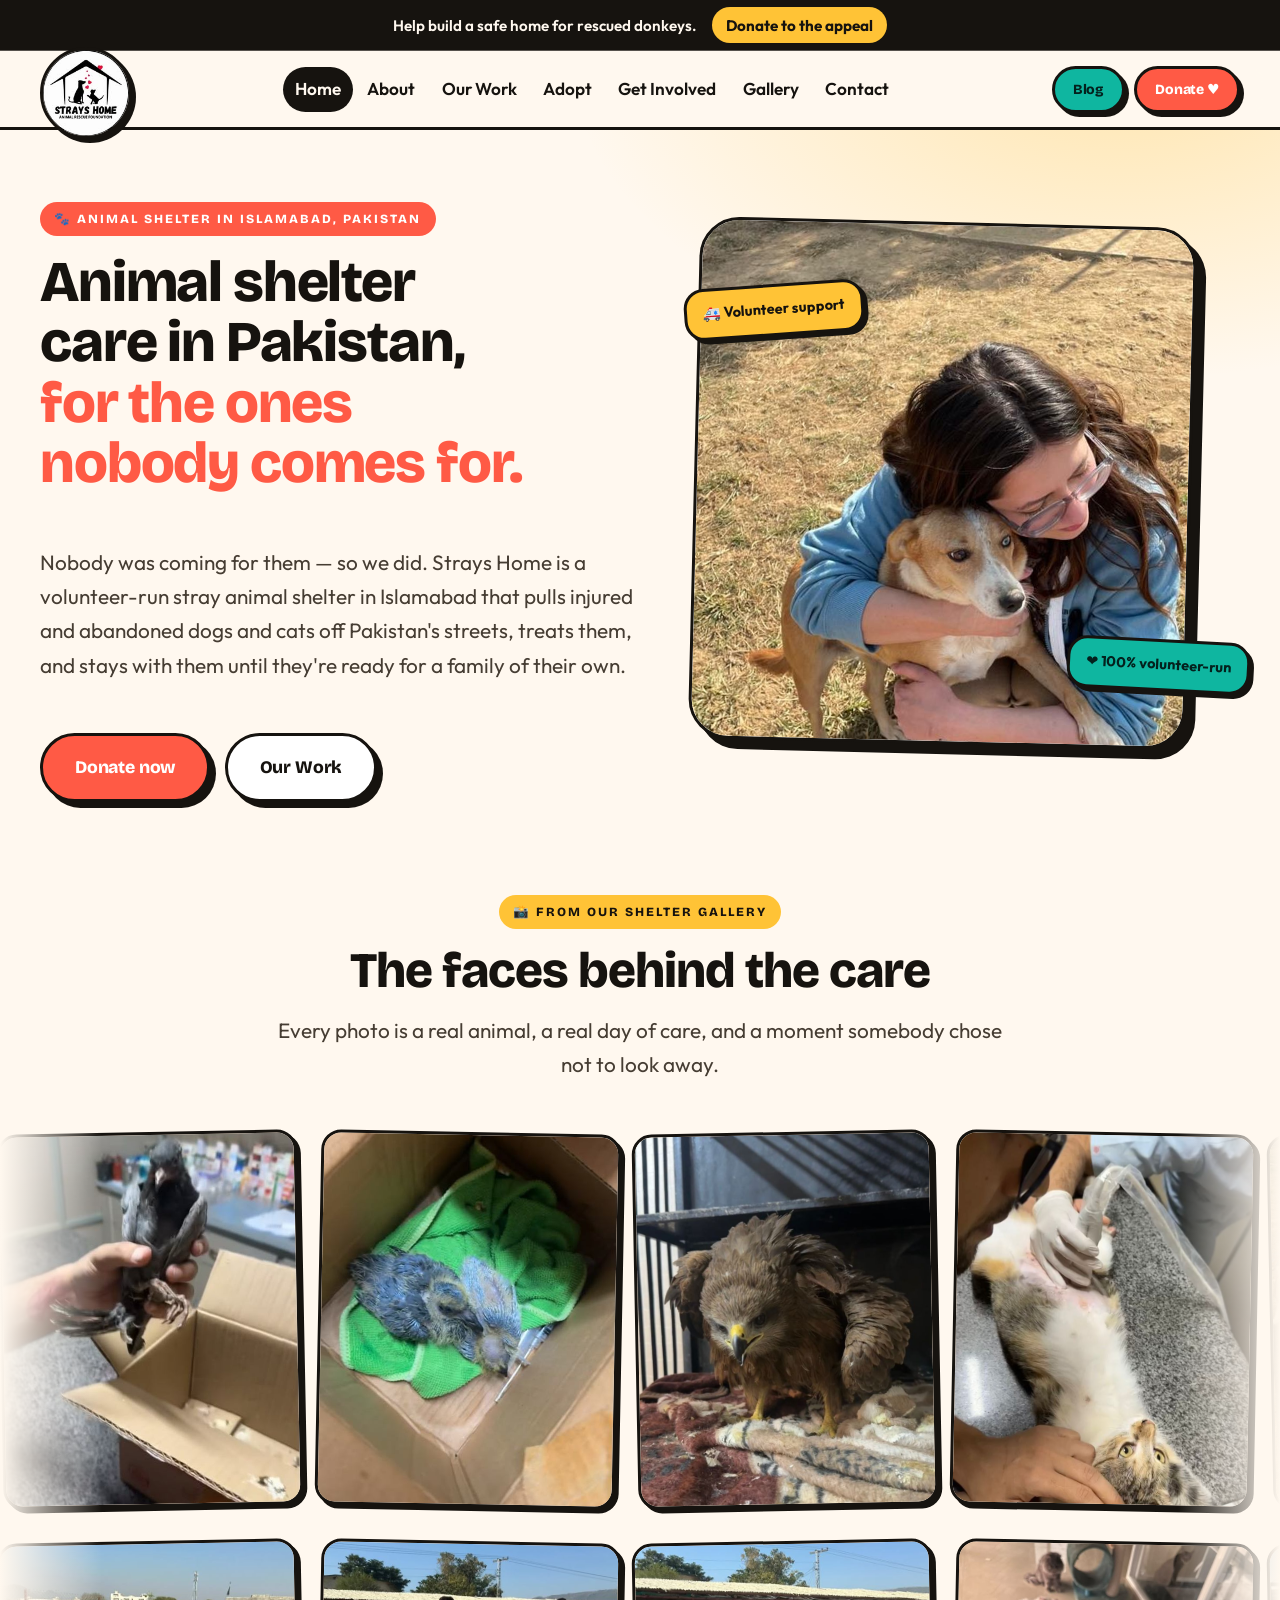
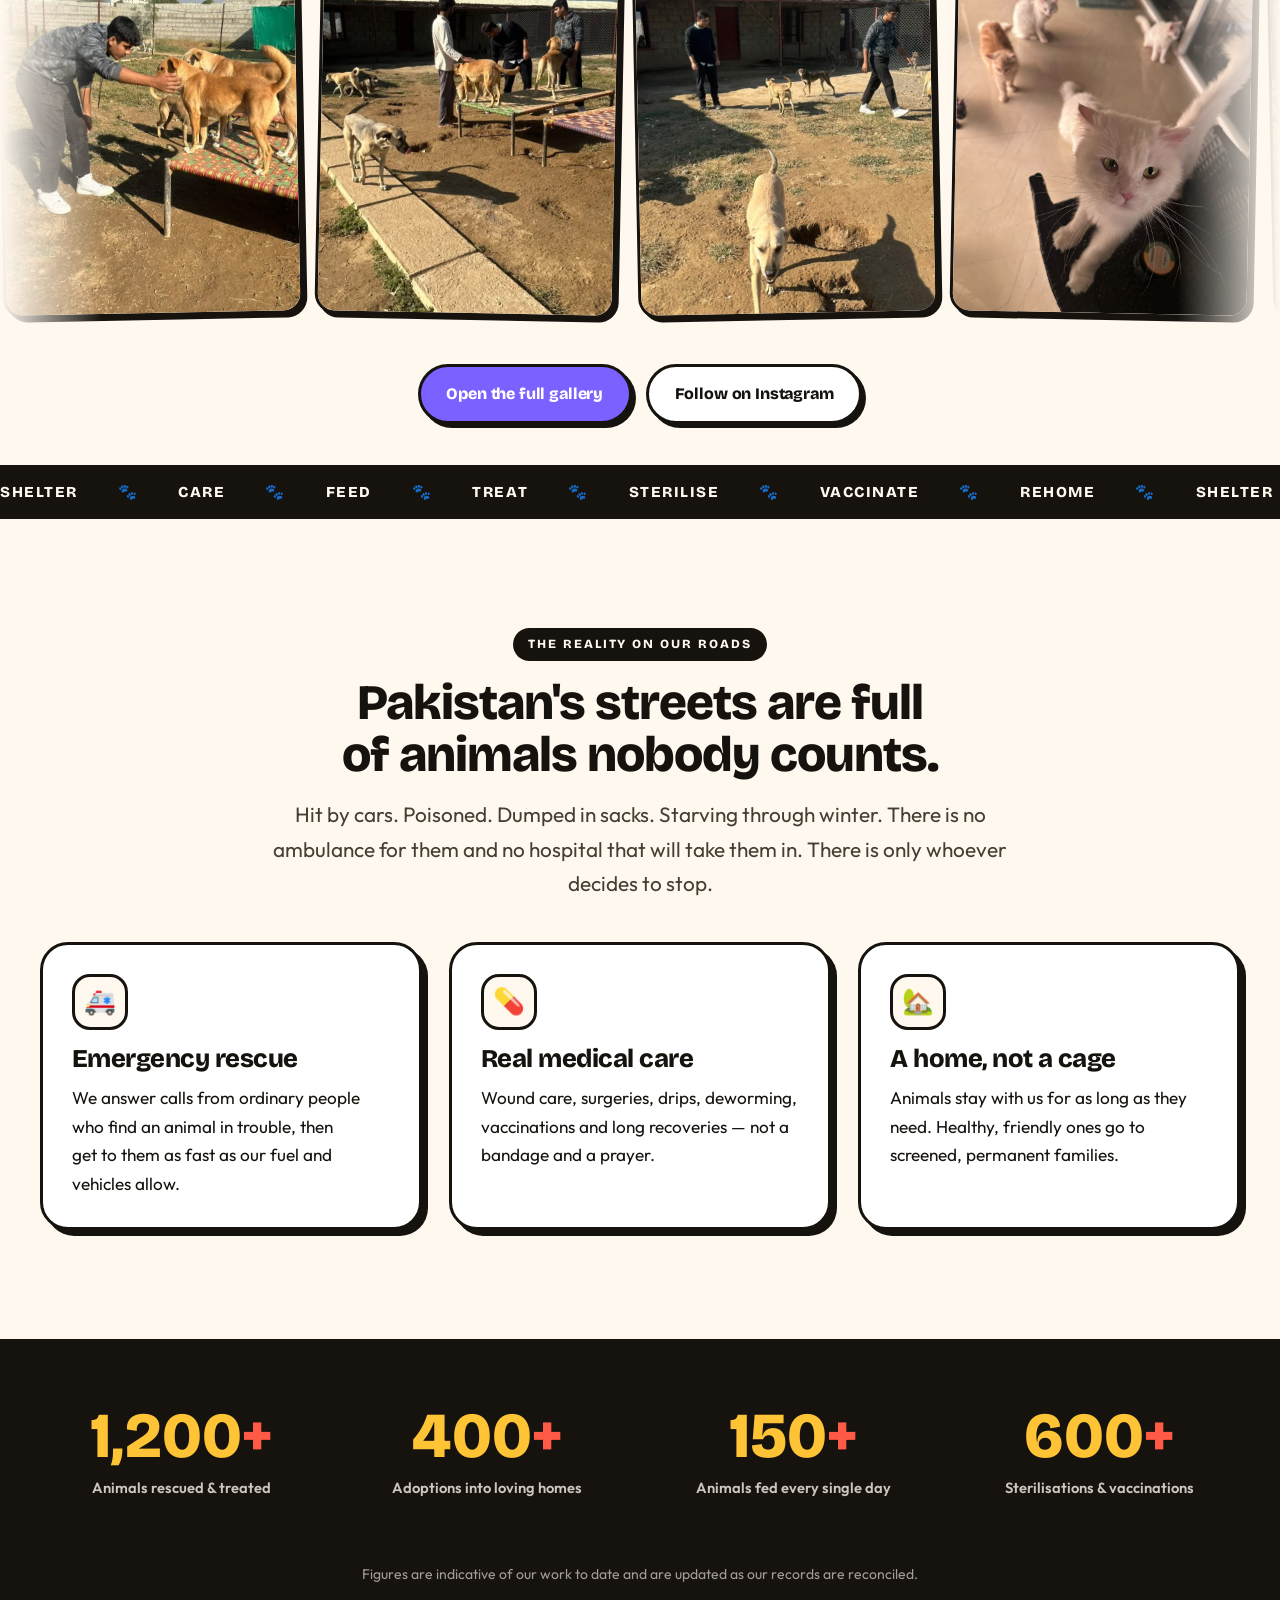
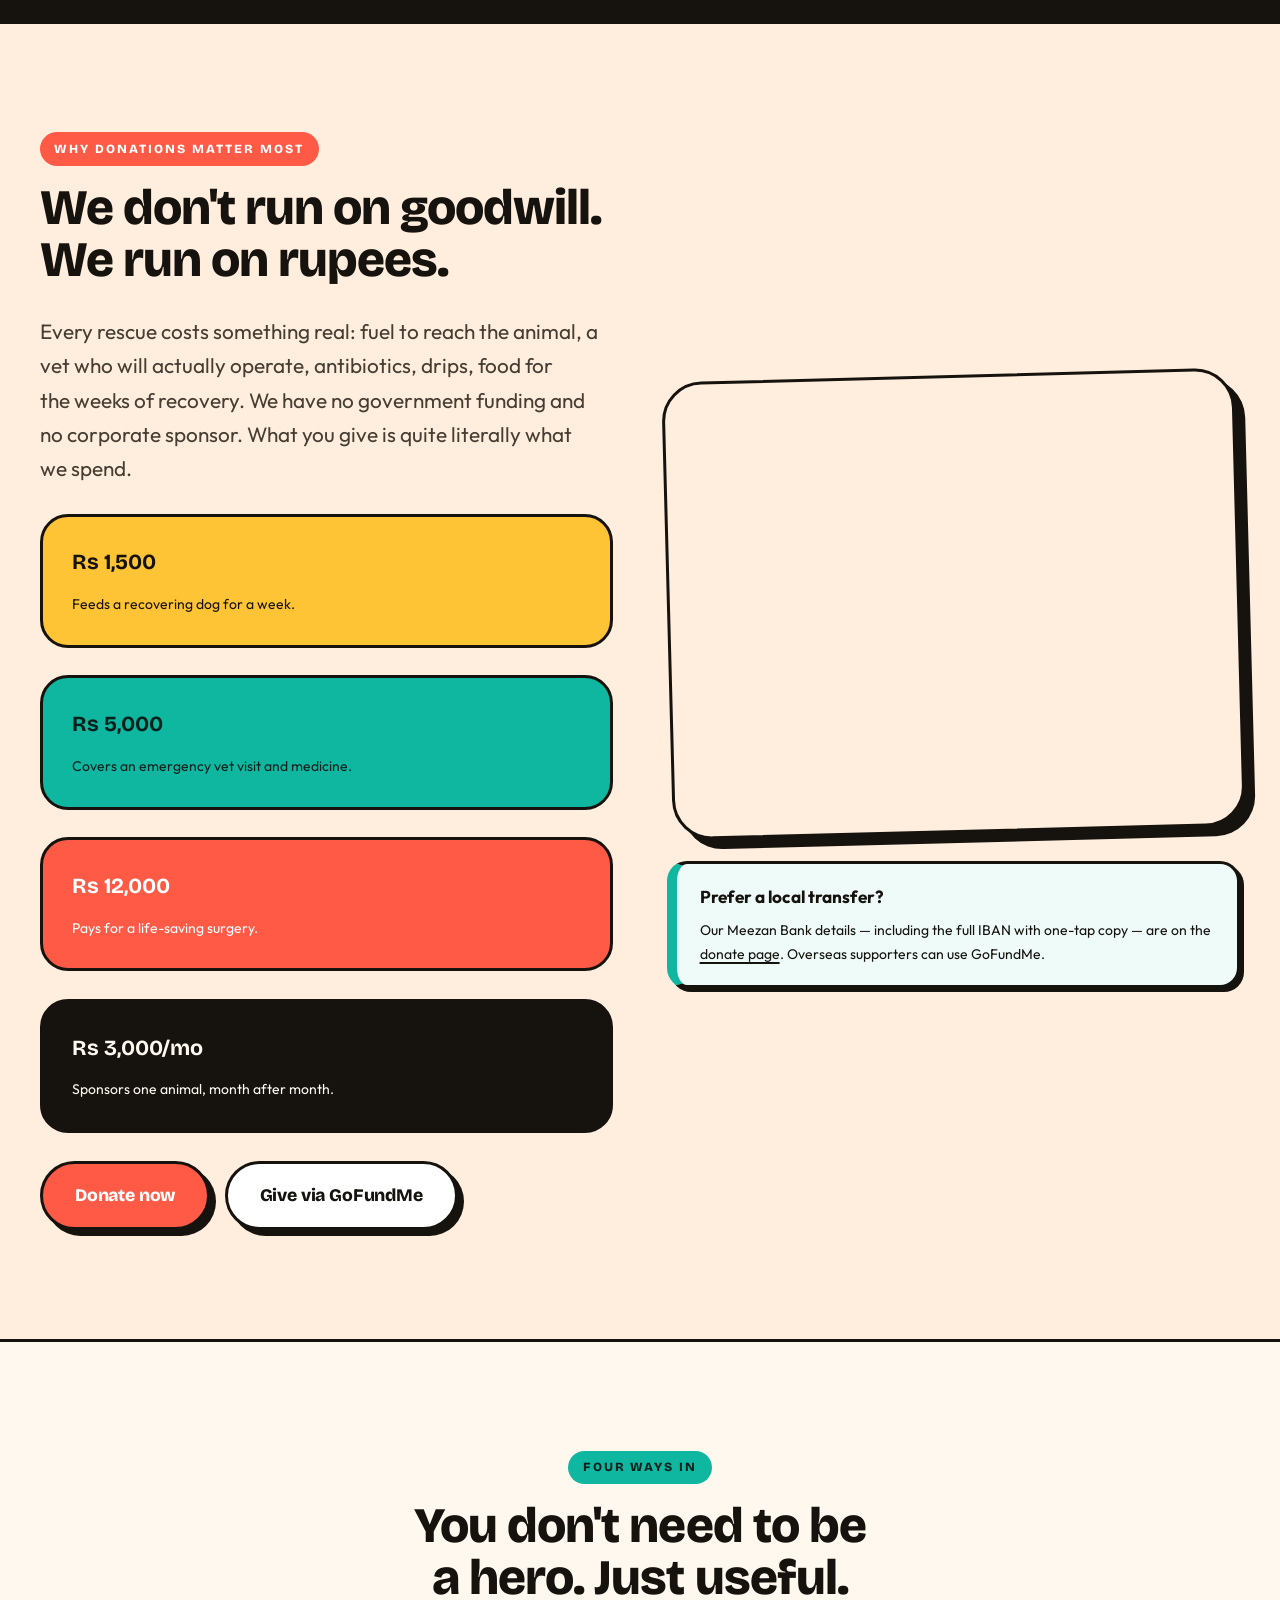
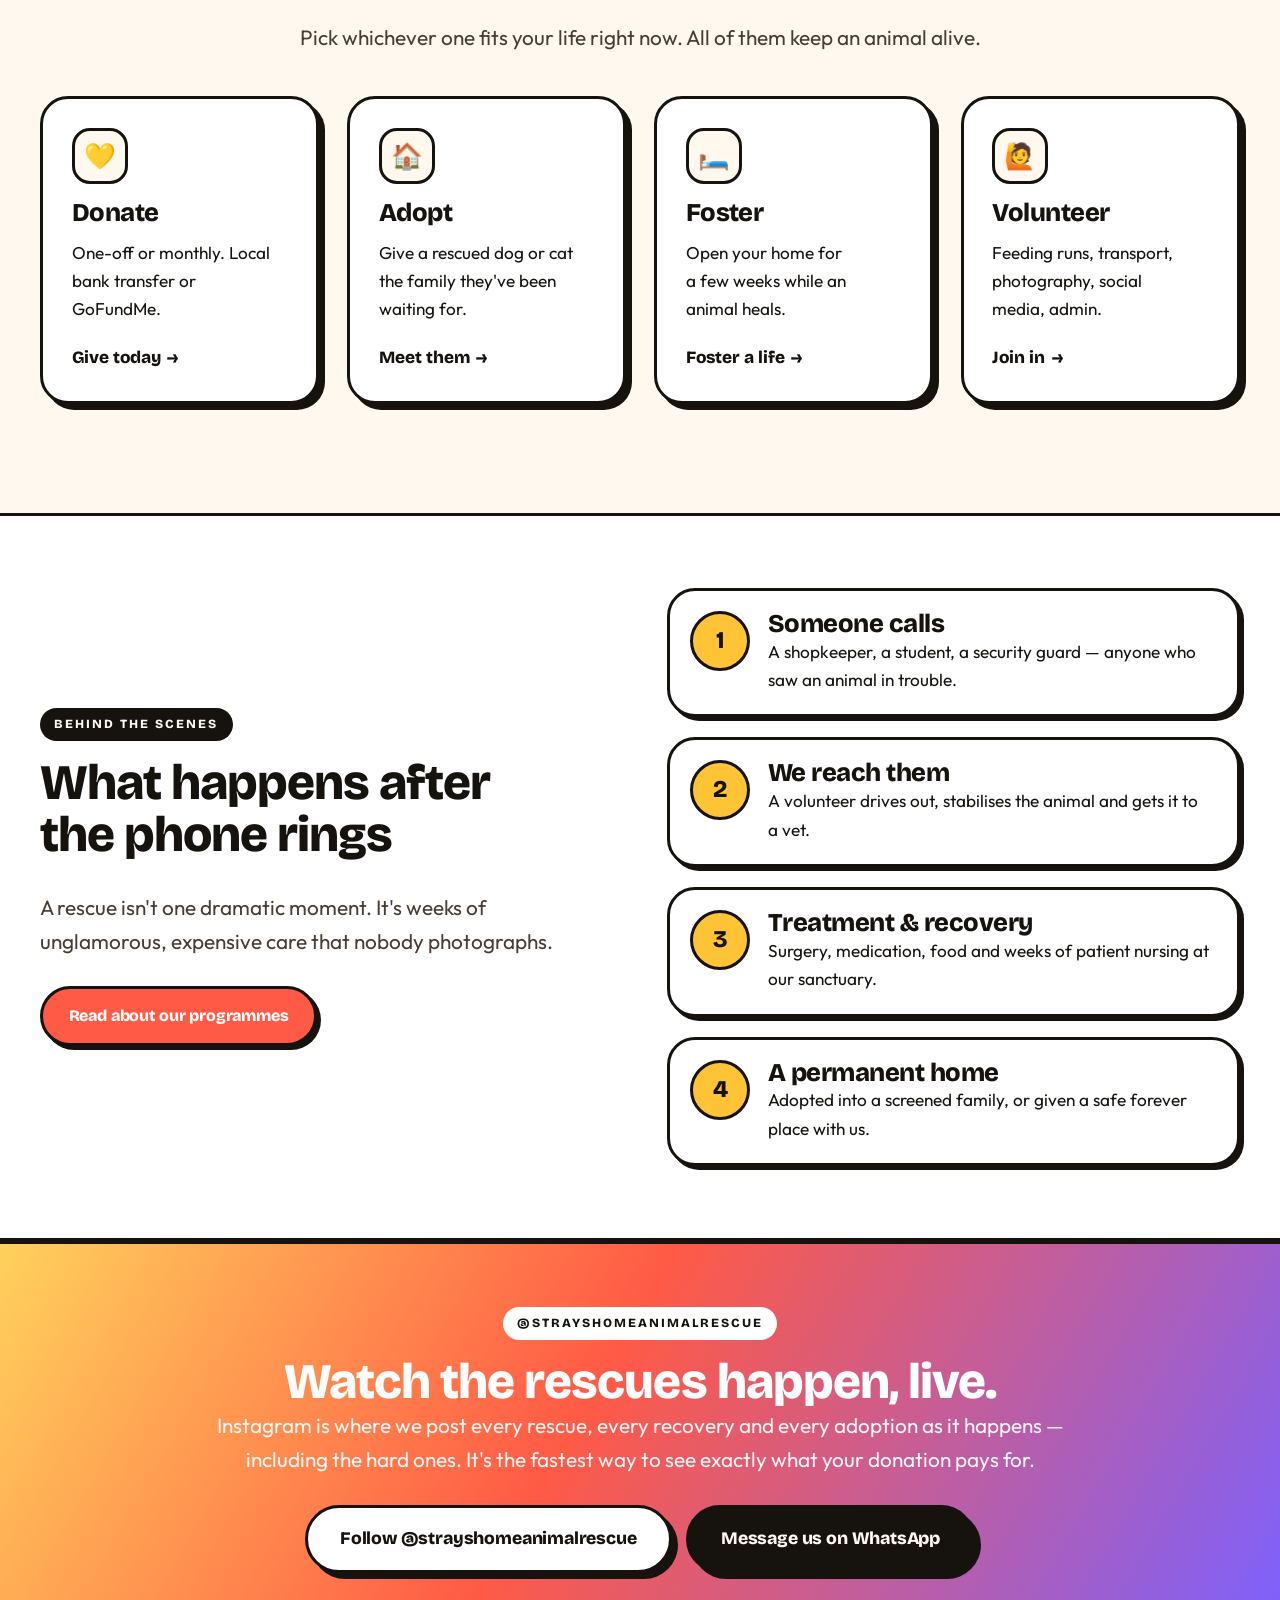
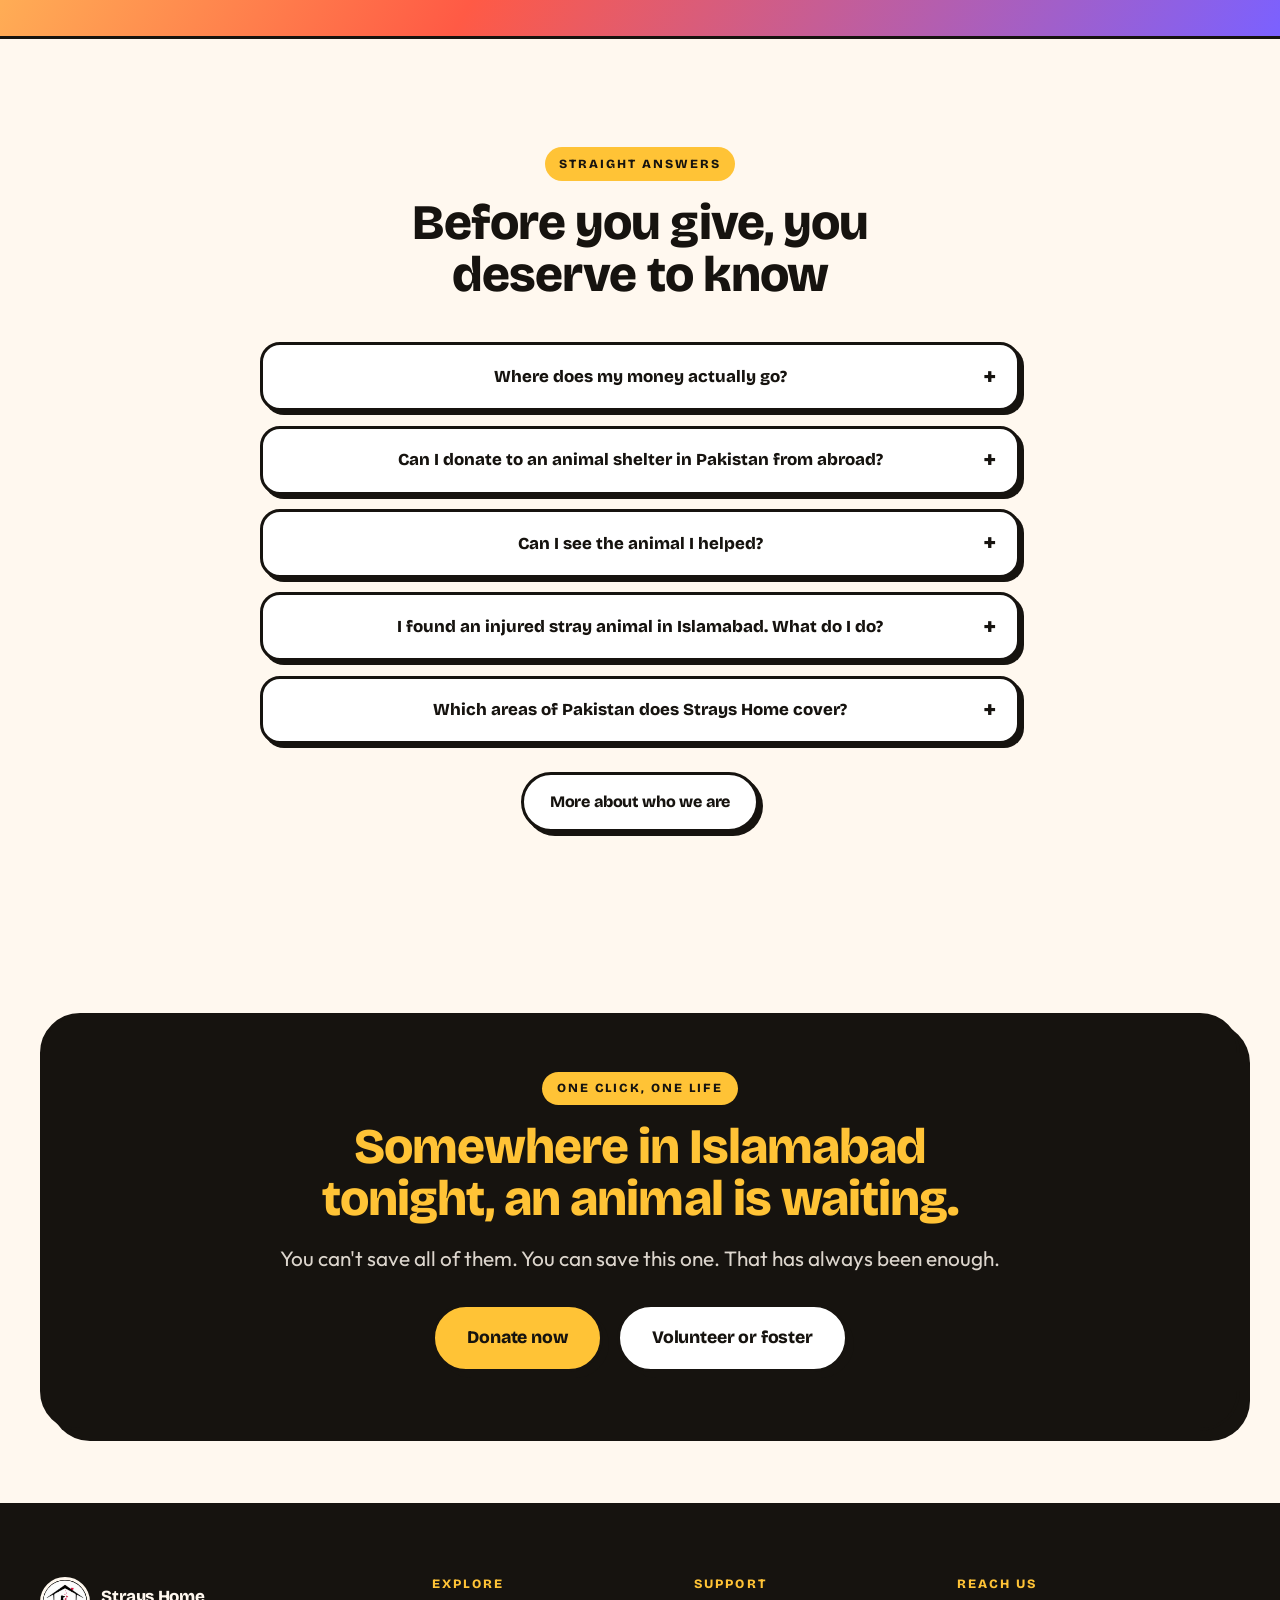
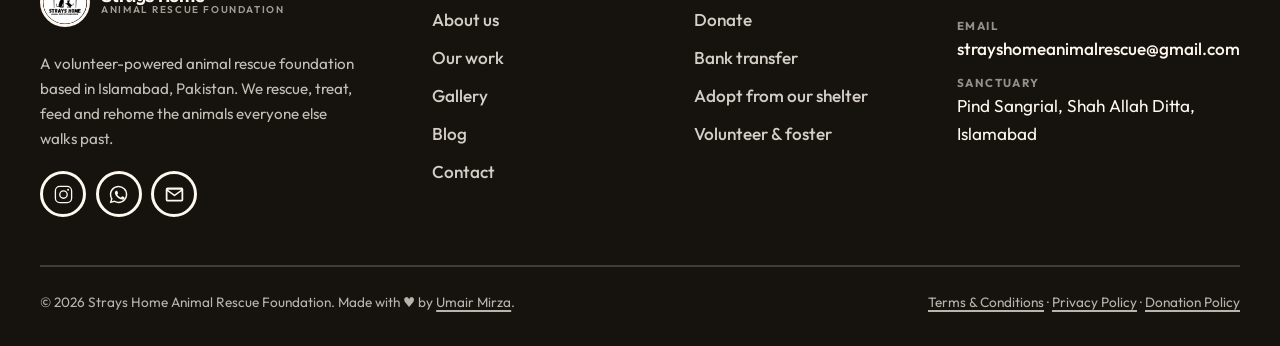
<file: index.html>
<!DOCTYPE html>
<html lang="en" data-base="">
<head>
<meta charset="utf-8">
<meta name="viewport" content="width=device-width, initial-scale=1">
<title>Animal Shelter in Islamabad, Pakistan | Strays Home</title>
<meta name="description" content="Strays Home is a volunteer-run animal shelter in Islamabad, Pakistan. We care for injured street dogs and cats, help them recover, and find them safe, loving homes.">
<link rel="canonical" href="https://strayshome.com/">
<meta name="robots" content="index, follow, max-image-preview:large, max-snippet:-1">
<meta name="theme-color" content="#FFF8EF">

<meta name="geo.region" content="PK-IS">
<meta name="geo.placename" content="Islamabad, Pakistan">
<meta name="geo.position" content="33.7167;72.9333">
<meta name="ICBM" content="33.7167, 72.9333">

<meta property="og:type" content="website">
<meta property="og:locale" content="en_PK">
<meta property="og:site_name" content="Strays Home Animal Rescue Foundation">
<meta property="og:title" content="Animal Shelter in Islamabad, Pakistan | Strays Home">
<meta property="og:description" content="A volunteer-run animal shelter in Islamabad, Pakistan. Every rupee helps care for street animals and give them a second chance.">
<meta property="og:url" content="https://strayshome.com/">
<meta property="og:image" content="https://strayshome.com/logo.jpg">
<meta property="og:image:alt" content="Strays Home Animal Rescue Foundation logo">
<meta name="twitter:card" content="summary_large_image">

<link rel="icon" href="logo.jpg">
<link rel="apple-touch-icon" href="logo.jpg">

<link rel="preconnect" href="https://fonts.googleapis.com">
<link rel="preconnect" href="https://fonts.gstatic.com" crossorigin>
<link href="https://fonts.googleapis.com/css2?family=Bricolage+Grotesque:opsz,wght@12..96,700;12..96,800&family=Outfit:wght@400;500;600;700&display=swap" rel="stylesheet">
<link rel="stylesheet" href="assets/css/styles.css">

<script type="application/ld+json">
{
  "@context": "https://schema.org",
  "@graph": [
    {
      "@type": ["NGO", "AnimalShelter"],
      "@id": "https://strayshome.com/#organization",
      "name": "Strays Home Animal Rescue Foundation",
      "alternateName": ["Strays Home", "Strays Home Animal Rescue"],
      "url": "https://strayshome.com/",
      "logo": {
        "@type": "ImageObject",
        "@id": "https://strayshome.com/#logo",
        "url": "https://strayshome.com/logo.jpg",
        "caption": "Strays Home Animal Rescue Foundation"
      },
      "image": "https://strayshome.com/logo.jpg",
      "description": "Strays Home Animal Rescue Foundation is a volunteer-run animal shelter in Islamabad, Pakistan. We care for injured, sick and abandoned street dogs and cats, provide treatment, daily care and safe homes.",
      "slogan": "Care, heal, rehome.",
      "email": "strayshomeanimalrescue@gmail.com",
      "telephone": "+92-340-1534915",
      "priceRange": "Free",
      "currenciesAccepted": "PKR",
      "foundingLocation": {
        "@type": "Place",
        "name": "Islamabad, Pakistan"
      },
      "address": {
        "@type": "PostalAddress",
        "streetAddress": "Pind Sangrial, Shah Allah Ditta",
        "addressLocality": "Islamabad",
        "addressRegion": "Islamabad Capital Territory",
        "addressCountry": "PK"
      },
      "geo": {
        "@type": "GeoCoordinates",
        "latitude": 33.7167,
        "longitude": 72.9333
      },
      "openingHoursSpecification": [
        {
          "@type": "OpeningHoursSpecification",
          "dayOfWeek": ["Monday","Tuesday","Wednesday","Thursday","Friday","Saturday","Sunday"],
          "description": "Volunteer support. Sanctuary visits by appointment."
        }
      ],
      "areaServed": [
        { "@type": "City", "name": "Islamabad" },
        { "@type": "City", "name": "Rawalpindi" },
        { "@type": "Country", "name": "Pakistan" }
      ],
      "knowsAbout": [
        "Animal shelter in Pakistan",
        "Stray animal shelter",
        "Street dog rescue",
        "Cat rescue and rehoming",
        "Animal sterilisation and vaccination",
        "Pet adoption in Islamabad"
      ],
      "contactPoint": [
        {
          "@type": "ContactPoint",
          "contactType": "Animal support",
          "telephone": "+92-340-1534915",
          "email": "strayshomeanimalrescue@gmail.com",
          "availableLanguage": ["English", "Urdu"],
          "areaServed": "PK"
        }
      ],
      "sameAs": [
        "https://www.instagram.com/strayshomeanimalrescue",
        "https://www.gofundme.com/f/help-strays-home-compassion-for-animals-in-need"
      ],
      "potentialAction": {
        "@type": "DonateAction",
        "name": "Donate to Strays Home Animal Rescue Foundation",
        "target": "https://strayshome.com/donate.html"
      }
    },
    {
      "@type": "WebSite",
      "@id": "https://strayshome.com/#website",
      "url": "https://strayshome.com/",
      "name": "Strays Home Animal Rescue Foundation",
      "inLanguage": "en",
      "publisher": { "@id": "https://strayshome.com/#organization" }
    },
    {
      "@type": "WebPage",
      "@id": "https://strayshome.com/#webpage",
      "url": "https://strayshome.com/",
      "name": "Animal Rescue & Shelter in Pakistan | Strays Home, Islamabad",
      "isPartOf": { "@id": "https://strayshome.com/#website" },
      "about": { "@id": "https://strayshome.com/#organization" },
      "inLanguage": "en"
    },
    {
      "@type": "FAQPage",
      "@id": "https://strayshome.com/#faq",
      "mainEntity": [
        {
          "@type": "Question",
          "name": "Where does my money actually go?",
          "acceptedAnswer": {
            "@type": "Answer",
            "text": "Veterinary treatment and surgeries, medicines, animal feed, fuel for rescue runs, shelter upkeep and the day-to-day cost of keeping over a hundred animals alive. We are volunteer-run, so there are no salaries drawn for leadership."
          }
        },
        {
          "@type": "Question",
          "name": "Can I donate to an animal shelter in Pakistan from abroad?",
          "acceptedAnswer": {
            "@type": "Answer",
            "text": "Yes. Our GoFundMe campaign accepts international cards, and our Meezan Bank IBAN works for international wire transfers. Full details are on the donate page."
          }
        },
        {
          "@type": "Question",
          "name": "Can I see the animal I helped?",
          "acceptedAnswer": {
            "@type": "Answer",
            "text": "Yes. Message us on WhatsApp or Instagram with your donation reference and we will share updates and photos of the animal your money helped. Visits to the sanctuary can be arranged by appointment."
          }
        },
        {
          "@type": "Question",
          "name": "I found an injured stray animal in Islamabad. What do I do?",
          "acceptedAnswer": {
            "@type": "Answer",
            "text": ". Keep the animal calm, do not force food or water, and send us a photo and exact location on WhatsApp if you can."
          }
        },
        {
          "@type": "Question",
          "name": "Which areas of Pakistan does Strays Home cover?",
          "acceptedAnswer": {
            "@type": "Answer",
            "text": "Our sanctuary is at Pind Sangrial, Shah Allah Ditta, Islamabad, and we respond to rescue calls across Islamabad and Rawalpindi. We also advise callers elsewhere in Pakistan and help arrange adoptions nationwide where a safe transport plan exists."
          }
        }
      ]
    }
  ]
}
</script>
</head>
<body>
<a class="skip-link" href="#main">Skip to content</a>

<div class="rescue-appeal">
  <div class="wrap rescue-appeal__inner">
    <p>Help build a safe home for rescued donkeys.</p>
    <a class="rescue-appeal__link" href="donate.html#donkey-rescue">Donate to the appeal</a>
  </div>
</div>

<header class="site-header">
  <div class="wrap site-header__inner">
    <a class="brand" href="index.html">
      <img class="brand__mark" src="logo.jpg" alt="" width="50" height="50">
      <span>
        <span class="brand__name">Strays Home</span>
        <span class="brand__sub">Animal Rescue Foundation</span>
      </span>
    </a>

    <nav class="nav" id="primary-nav" aria-label="Primary">
      <a href="index.html">Home</a>
      <a href="about.html">About</a>
      <a href="our-work.html">Our Work</a>
      <a href="adopt.html">Adopt</a>
      <a href="get-involved.html">Get Involved</a>
      <a href="gallery.html">Gallery</a>
      <a href="contact.html">Contact</a>
      <a class="btn btn--sm nav__cta" href="donate.html">Donate ♥</a>
    </nav>

    <div class="header-cta">
      <a class="btn btn--sm btn--teal header-blog" href="stories/">Blog</a>
      <a class="btn btn--sm" href="donate.html">Donate ♥</a>
      <button class="nav-toggle" type="button" aria-expanded="false" aria-controls="primary-nav" aria-label="Open menu">
        <span></span>
      </button>
    </div>
  </div>
</header>

<main id="main">

  <!-- ============ HERO ============ -->
  <section class="hero">
    <div class="wrap hero__grid">
      <div class="hero__intro" data-reveal>
        <span class="eyebrow eyebrow--coral">🐾 Animal shelter in Islamabad, Pakistan</span>
        <h1 class="mt-2">Animal shelter care in Pakistan, <span class="hl">for the ones nobody comes for.</span></h1>
      </div>

      <div class="hero__lede" data-reveal>
        <p class="lede">
          Nobody was coming for them — so we did. Strays Home is a volunteer-run stray animal
          shelter in Islamabad that pulls injured and abandoned dogs and cats off Pakistan's
          streets, treats them, and stays with them until they're ready for a family of their own.
        </p>
      </div>

      <div class="hero__art" data-reveal data-reveal-delay="120">
        <div class="hero__card" data-photo-spot="23" data-alt="A rescued animal cared for by Strays Home Animal Rescue Foundation"></div>
        <div class="hero__badge hero__badge--a">🚑 Volunteer support</div>
        <div class="hero__badge hero__badge--b">❤️ 100% volunteer-run</div>
      </div>

      <div class="hero__actions" data-reveal>
        <div class="btn-row">
          <a class="btn btn--lg" href="donate.html">Donate now</a>
          <a class="btn btn--lg btn--paper" href="our-work.html">Our Work</a>
        </div>

      </div>
    </div>
  </section>

  <!-- ============ AUTO-SCROLLING PHOTO WALL ============ -->
  <section class="marquee-block" aria-labelledby="faces-title">
    <div class="wrap">
      <div class="section__head center" data-reveal>
        <span class="eyebrow eyebrow--sun">📸 From our shelter gallery</span>
        <h2 id="faces-title">The faces behind the care</h2>
        <p class="lede mx-auto center">Every photo is a real animal, a real day of care, and a moment somebody chose not to look away.</p>
      </div>
    </div>

    <div class="marquee-fade" data-marquee data-count="10">
      <div class="marquee" style="--speed:70s"></div>
    </div>
    <div class="marquee-fade mt-2" data-marquee data-count="10">
      <div class="marquee marquee--reverse" style="--speed:85s"></div>
    </div>

    <div class="wrap center mt-4">
      <div class="btn-row" style="justify-content:center">
        <a class="btn btn--grape" href="gallery.html">Open the full gallery</a>
        <a class="btn btn--paper" href="https://www.instagram.com/strayshomeanimalrescue" target="_blank" rel="noopener">Follow on Instagram</a>
      </div>
    </div>
  </section>

  <!-- ============ TICKER ============ -->
  <div class="ticker" aria-hidden="true">
    <div class="ticker__track">
      <span>Shelter<span></span>Care<span></span>Feed<span></span>Treat<span></span>Sterilise<span></span>Vaccinate<span></span>Rehome<span></span>Shelter<span></span>Care<span></span>Feed<span></span>Treat<span></span>Sterilise<span></span>Vaccinate<span></span>Rehome</span>
      <span>Shelter<span></span>Care<span></span>Feed<span></span>Treat<span></span>Sterilise<span></span>Vaccinate<span></span>Rehome<span></span>Shelter<span></span>Care<span></span>Feed<span></span>Treat<span></span>Sterilise<span></span>Vaccinate<span></span>Rehome</span>
    </div>
  </div>

  <!-- ============ THE PROBLEM ============ -->
  <section class="section">
    <div class="wrap">
      <div class="section__head center" data-reveal>
        <span class="eyebrow">The reality on our roads</span>
        <h2>Pakistan's streets are full of animals nobody counts.</h2>
        <p class="lede mx-auto center">
          Hit by cars. Poisoned. Dumped in sacks. Starving through winter. There is no ambulance
          for them and no hospital that will take them in. There is only whoever decides to stop.
        </p>
      </div>

      <div class="grid grid--3">
        <article class="card card--hover" data-reveal>
          <div class="card__icon">🚑</div>
          <h3>Emergency rescue</h3>
          <p>We answer calls from ordinary people who find an animal in trouble, then get to them as fast as our fuel and vehicles allow.</p>
        </article>
        <article class="card card--hover" data-reveal data-reveal-delay="90">
          <div class="card__icon">💊</div>
          <h3>Real medical care</h3>
          <p>Wound care, surgeries, drips, deworming, vaccinations and long recoveries — not a bandage and a prayer.</p>
        </article>
        <article class="card card--hover" data-reveal data-reveal-delay="180">
          <div class="card__icon">🏡</div>
          <h3>A home, not a cage</h3>
          <p>Animals stay with us for as long as they need. Healthy, friendly ones go to screened, permanent families.</p>
        </article>
      </div>
    </div>
  </section>

  <!-- ============ IMPACT STATS ============ -->
  <section class="stats">
    <div class="wrap">
      <div class="stats__grid">
        <div data-reveal>
          <div class="stat__num"><span data-count="1200">0</span><span class="plus">+</span></div>
          <p class="stat__label">Animals rescued &amp; treated</p>
        </div>
        <div data-reveal data-reveal-delay="80">
          <div class="stat__num"><span data-count="400">0</span><span class="plus">+</span></div>
          <p class="stat__label">Adoptions into loving homes</p>
        </div>
        <div data-reveal data-reveal-delay="160">
          <div class="stat__num"><span data-count="150">0</span><span class="plus">+</span></div>
          <p class="stat__label">Animals fed every single day</p>
        </div>
        <div data-reveal data-reveal-delay="240">
          <div class="stat__num"><span data-count="600">0</span><span class="plus">+</span></div>
          <p class="stat__label">Sterilisations &amp; vaccinations</p>
        </div>
      </div>
      <p class="center small" style="color:rgba(255,248,239,.6);padding-bottom:2rem">
        Figures are indicative of our work to date and are updated as our records are reconciled.
      </p>
    </div>
  </section>

  <!-- ============ DONATION SPOTLIGHT ============ -->
  <section class="section" id="donate" style="background:var(--cream-2);border-block:3px solid var(--ink)">
    <div class="wrap">
      <div class="split">
        <div data-reveal>
          <span class="eyebrow eyebrow--coral">Why donations matter most</span>
          <h2 class="mt-2">We don't run on goodwill. We run on rupees.</h2>
          <p class="lede mt-3">
            Every rescue costs something real: fuel to reach the animal, a vet who will actually
            operate, antibiotics, drips, food for the weeks of recovery. We have no government
            funding and no corporate sponsor. What you give is quite literally what we spend.
          </p>

          <div class="grid grid--2 mt-3">
            <div class="card card--sun card--flat">
              <strong style="font-family:var(--font-display);font-size:1.35rem">Rs 1,500</strong>
              <p class="small">Feeds a recovering dog for a week.</p>
            </div>
            <div class="card card--teal card--flat">
              <strong style="font-family:var(--font-display);font-size:1.35rem">Rs 5,000</strong>
              <p class="small">Covers an emergency vet visit and medicine.</p>
            </div>
            <div class="card card--coral card--flat">
              <strong style="font-family:var(--font-display);font-size:1.35rem">Rs 12,000</strong>
              <p class="small">Pays for a life-saving surgery.</p>
            </div>
            <div class="card card--ink card--flat">
              <strong style="font-family:var(--font-display);font-size:1.35rem">Rs 3,000/mo</strong>
              <p class="small">Sponsors one animal, month after month.</p>
            </div>
          </div>

          <div class="btn-row mt-3">
            <a class="btn btn--lg" href="donate.html">Donate now</a>
            <a class="btn btn--lg btn--paper" href="https://www.gofundme.com/f/help-strays-home-compassion-for-animals-in-need" target="_blank" rel="noopener">Give via GoFundMe</a>
          </div>
        </div>

        <div data-reveal data-reveal-delay="120">
          <div class="frame frame--tilt" data-photo-spot="42" data-alt="A rescued animal receiving veterinary care at Strays Home"></div>
          <div class="callout callout--info mt-3">
            <strong>Prefer a local transfer?</strong>
            <p class="small mt-1">
              Our Meezan Bank details — including the full IBAN with one-tap copy — are on the
              <a href="donate.html">donate page</a>. Overseas supporters can use GoFundMe.
            </p>
          </div>
        </div>
      </div>
    </div>
  </section>

  <!-- ============ WAYS TO HELP ============ -->
  <section class="section">
    <div class="wrap">
      <div class="section__head center" data-reveal>
        <span class="eyebrow eyebrow--teal">Four ways in</span>
        <h2>You don't need to be a hero. Just useful.</h2>
        <p class="lede mx-auto center">Pick whichever one fits your life right now. All of them keep an animal alive.</p>
      </div>

      <div class="grid grid--4">
        <article class="card card--hover" data-reveal>
          <div class="card__icon">💛</div>
          <h3>Donate</h3>
          <p>One-off or monthly. Local bank transfer or GoFundMe.</p>
          <a class="card__link" href="donate.html">Give today</a>
        </article>
        <article class="card card--hover" data-reveal data-reveal-delay="80">
          <div class="card__icon">🏠</div>
          <h3>Adopt</h3>
          <p>Give a rescued dog or cat the family they've been waiting for.</p>
          <a class="card__link" href="adopt.html">Meet them</a>
        </article>
        <article class="card card--hover" data-reveal data-reveal-delay="160">
          <div class="card__icon">🛏️</div>
          <h3>Foster</h3>
          <p>Open your home for a few weeks while an animal heals.</p>
          <a class="card__link" href="get-involved.html#foster">Foster a life</a>
        </article>
        <article class="card card--hover" data-reveal data-reveal-delay="240">
          <div class="card__icon">🙋</div>
          <h3>Volunteer</h3>
          <p>Feeding runs, transport, photography, social media, admin.</p>
          <a class="card__link" href="get-involved.html#volunteer">Join in</a>
        </article>
      </div>
    </div>
  </section>

  <!-- ============ HOW A RESCUE HAPPENS ============ -->
  <section class="section section--tight" style="background:var(--paper);border-block:3px solid var(--ink)">
    <div class="wrap">
      <div class="split">
        <div data-reveal>
          <span class="eyebrow">Behind the scenes</span>
          <h2 class="mt-2">What happens after the phone rings</h2>
          <p class="lede mt-3">
            A rescue isn't one dramatic moment. It's weeks of unglamorous, expensive care that
            nobody photographs.
          </p>
          <a class="btn mt-3" href="our-work.html">Read about our programmes</a>
        </div>

        <div class="steps" data-reveal data-reveal-delay="120">
          <div class="step"><div><h3>Someone calls</h3><p>A shopkeeper, a student, a security guard — anyone who saw an animal in trouble.</p></div></div>
          <div class="step"><div><h3>We reach them</h3><p>A volunteer drives out, stabilises the animal and gets it to a vet.</p></div></div>
          <div class="step"><div><h3>Treatment &amp; recovery</h3><p>Surgery, medication, food and weeks of patient nursing at our sanctuary.</p></div></div>
          <div class="step"><div><h3>A permanent home</h3><p>Adopted into a screened family, or given a safe forever place with us.</p></div></div>
        </div>
      </div>
    </div>
  </section>

  <!-- ============ INSTAGRAM BAND ============ -->
  <section class="ig-band">
    <div class="wrap center" data-reveal>
      <span class="eyebrow" style="background:#fff;color:var(--ink)">@strayshomeanimalrescue</span>
      <h2 class="mt-2">Watch the rescues happen, live.</h2>
      <p class="lede mx-auto center" style="color:rgba(255,255,255,.94)">
        Instagram is where we post every rescue, every recovery and every adoption as it happens —
        including the hard ones. It's the fastest way to see exactly what your donation pays for.
      </p>
      <div class="btn-row mt-3" style="justify-content:center">
        <a class="btn btn--lg btn--paper" href="https://www.instagram.com/strayshomeanimalrescue" target="_blank" rel="noopener">Follow @strayshomeanimalrescue</a>
        <a class="btn btn--lg btn--ink" href="https://wa.me/923401534915" target="_blank" rel="noopener">Message us on WhatsApp</a>
      </div>
    </div>
  </section>

  <!-- ============ TRUST ============ -->
  <section class="section">
    <div class="wrap">
      <div class="section__head center" data-reveal>
        <span class="eyebrow eyebrow--sun">Straight answers</span>
        <h2>Before you give, you deserve to know</h2>
      </div>
      <div class="faq wrap--narrow" data-reveal>
        <details>
          <summary>Where does my money actually go?</summary>
          <p>Veterinary treatment and surgeries, medicines, animal feed, fuel for rescue runs, shelter upkeep and the day-to-day cost of keeping over a hundred animals alive. We are volunteer-run, so there are no salaries drawn for leadership.</p>
        </details>
        <details>
          <summary>Can I donate to an animal shelter in Pakistan from abroad?</summary>
          <p>Yes. Our <a href="https://www.gofundme.com/f/help-strays-home-compassion-for-animals-in-need" target="_blank" rel="noopener">GoFundMe campaign</a> accepts international cards, and our Meezan Bank IBAN works for international wire transfers. Full details are on the <a href="donate.html">donate page</a>.</p>
        </details>
        <details>
          <summary>Can I see the animal I helped?</summary>
          <p>Absolutely. Message us on WhatsApp or Instagram with your donation reference and we'll share updates and photos of who your money helped. Visits to the sanctuary can be arranged by appointment.</p>
        </details>
        <details>
          <summary>I found an injured stray animal in Islamabad. What do I do?</summary>
          <p>. Keep the animal calm, don't force food or water, and send us a photo and exact location on WhatsApp if you can. There are <a href="our-work.html#report-an-animal">first-aid steps here</a>.</p>
        </details>
        <details>
          <summary>Which areas of Pakistan does Strays Home cover?</summary>
          <p>Our sanctuary is at Pind Sangrial, Shah Allah Ditta, Islamabad, and we respond to rescue calls across Islamabad and Rawalpindi. We also advise callers elsewhere in Pakistan and help arrange adoptions nationwide where a safe transport plan exists.</p>
        </details>
      </div>
      <p class="center mt-3"><a class="btn btn--paper" href="about.html">More about who we are</a></p>
    </div>
  </section>

  <!-- ============ FINAL CTA ============ -->
  <section class="section section--tight">
    <div class="wrap">
      <div class="cta-band" data-reveal>
        <span class="eyebrow eyebrow--sun">One click, one life</span>
        <h2 class="mt-2">Somewhere in Islamabad tonight, an animal is waiting.</h2>
        <p class="lede mt-2" style="color:rgba(255,248,239,.85)">
          You can't save all of them. You can save this one. That has always been enough.
        </p>
        <div class="btn-row mt-3">
          <a class="btn btn--lg btn--sun" href="donate.html">Donate now</a>
          <a class="btn btn--lg btn--paper" href="get-involved.html">Volunteer or foster</a>
        </div>
      </div>
    </div>
  </section>

</main>

<footer class="site-footer">
  <div class="wrap">
    <div class="footer__grid">
      <div>
        <a class="brand" href="index.html">
          <img class="brand__mark" src="logo.jpg" alt="" width="50" height="50">
          <span>
            <span class="brand__name">Strays Home</span>
            <span class="brand__sub">Animal Rescue Foundation</span>
          </span>
        </a>
        <p class="footer__about mt-2">
          A volunteer-powered animal rescue foundation based in Islamabad, Pakistan. We rescue,
          treat, feed and rehome the animals everyone else walks past.
        </p>
        <div class="socials">
          <a href="https://www.instagram.com/strayshomeanimalrescue" target="_blank" rel="noopener" aria-label="Strays Home on Instagram">
            <svg viewBox="0 0 24 24" aria-hidden="true"><path d="M7.75 2h8.5A5.75 5.75 0 0 1 22 7.75v8.5A5.75 5.75 0 0 1 16.25 22h-8.5A5.75 5.75 0 0 1 2 16.25v-8.5A5.75 5.75 0 0 1 7.75 2Zm0 1.5A4.25 4.25 0 0 0 3.5 7.75v8.5a4.25 4.25 0 0 0 4.25 4.25h8.5a4.25 4.25 0 0 0 4.25-4.25v-8.5A4.25 4.25 0 0 0 16.25 3.5h-8.5ZM12 7a5 5 0 1 1 0 10 5 5 0 0 1 0-10Zm0 1.5a3.5 3.5 0 1 0 0 7 3.5 3.5 0 0 0 0-7Zm5.25-.88a1.12 1.12 0 1 1 0-2.25 1.12 1.12 0 0 1 0 2.25Z"/></svg>
          </a>
          <a href="https://wa.me/923401534915" target="_blank" rel="noopener" aria-label="Message Strays Home on WhatsApp">
            <svg viewBox="0 0 24 24" aria-hidden="true"><path d="M12.04 2c-5.5 0-9.96 4.46-9.96 9.96 0 1.76.46 3.48 1.34 5L2 22l5.2-1.36a9.9 9.9 0 0 0 4.84 1.24c5.5 0 9.96-4.46 9.96-9.96 0-2.66-1.04-5.16-2.92-7.04A9.88 9.88 0 0 0 12.04 2Zm0 1.68c2.22 0 4.3.86 5.87 2.43a8.25 8.25 0 0 1 2.43 5.87c0 4.57-3.72 8.28-8.3 8.28a8.28 8.28 0 0 1-4.22-1.16l-.3-.18-3.13.82.84-3.05-.2-.31a8.24 8.24 0 0 1-1.27-4.4c0-4.57 3.72-8.3 8.28-8.3Zm-2.5 4.1c-.18 0-.47.07-.72.34-.25.27-.95.93-.95 2.26 0 1.33.97 2.62 1.11 2.8.14.18 1.9 2.9 4.62 3.97 2.26.89 2.72.71 3.21.67.49-.05 1.58-.65 1.8-1.27.22-.63.22-1.16.16-1.27-.07-.11-.25-.18-.52-.31-.27-.14-1.58-.78-1.83-.87-.24-.09-.42-.13-.6.14-.18.27-.68.87-.84 1.05-.15.18-.31.2-.58.07-.27-.14-1.13-.42-2.15-1.33-.8-.71-1.33-1.58-1.49-1.85-.16-.27-.02-.42.12-.55.12-.12.27-.31.4-.47.14-.16.18-.27.27-.45.09-.18.05-.34-.02-.47-.07-.14-.6-1.45-.82-1.98-.22-.52-.44-.45-.6-.46h-.51Z"/></svg>
          </a>
          <a href="mailto:strayshomeanimalrescue@gmail.com" aria-label="Email Strays Home">
            <svg viewBox="0 0 24 24" aria-hidden="true"><path d="M2 6a2 2 0 0 1 2-2h16a2 2 0 0 1 2 2v12a2 2 0 0 1-2 2H4a2 2 0 0 1-2-2V6Zm2.4.5L12 12l7.6-5.5H4.4ZM20 8.3l-7.42 5.36a1 1 0 0 1-1.16 0L4 8.3V18h16V8.3Z"/></svg>
          </a>
          
        </div>
      </div>

      <div>
        <h4>Explore</h4>
        <ul class="footer__links">
          <li><a href="about.html">About us</a></li>
          <li><a href="our-work.html">Our work</a></li>
          <li><a href="gallery.html">Gallery</a></li>
          <li><a href="stories/">Blog</a></li>
          <li><a href="contact.html">Contact</a></li>
        </ul>
      </div>

      <div>
        <h4>Support</h4>
        <ul class="footer__links">
          <li><a href="donate.html">Donate</a></li>
          <li><a href="donate.html#bank">Bank transfer</a></li>
          <li><a href="adopt.html">Adopt from our shelter</a></li>
          <li><a href="get-involved.html">Volunteer &amp; foster</a></li>
        </ul>
      </div>

      <div>
        <h4>Reach us</h4>
        <ul class="footer__links footer__links--contact">
          <li></li>
          <li><strong>Email</strong><a href="mailto:strayshomeanimalrescue@gmail.com">strayshomeanimalrescue@gmail.com</a></li>
          <li><strong>Sanctuary</strong>Pind Sangrial, Shah Allah Ditta, Islamabad</li>
        </ul>
      </div>
    </div>

    <div class="footer__bottom">
      <p>© <span data-year>2026</span> Strays Home Animal Rescue Foundation. Made with ♥ by <a href="https://www.linkedin.com/in/umair-m/" target="_blank" rel="noopener">Umair Mirza</a>.</p>
      <p>
        <a href="terms.html">Terms &amp; Conditions</a> ·
        <a href="privacy.html">Privacy Policy</a> ·
        <a href="donate.html#transparency">Donation Policy</a>
      </p>
    </div>
  </div>
</footer>

<button class="to-top" type="button" aria-label="Back to top">↑</button>

<div class="donate-bar">
  <a class="btn btn--sm" href="donate.html">Donate ♥</a>
</div>

<div class="lightbox" hidden role="dialog" aria-modal="true" aria-label="Photo viewer">
  <button class="lightbox__close" type="button" aria-label="Close photo">✕</button>
  <div class="lightbox__inner"><p class="lightbox__cap"></p></div>
</div>

<script src="assets/js/main.js" defer></script>
</body>
</html>
</file>
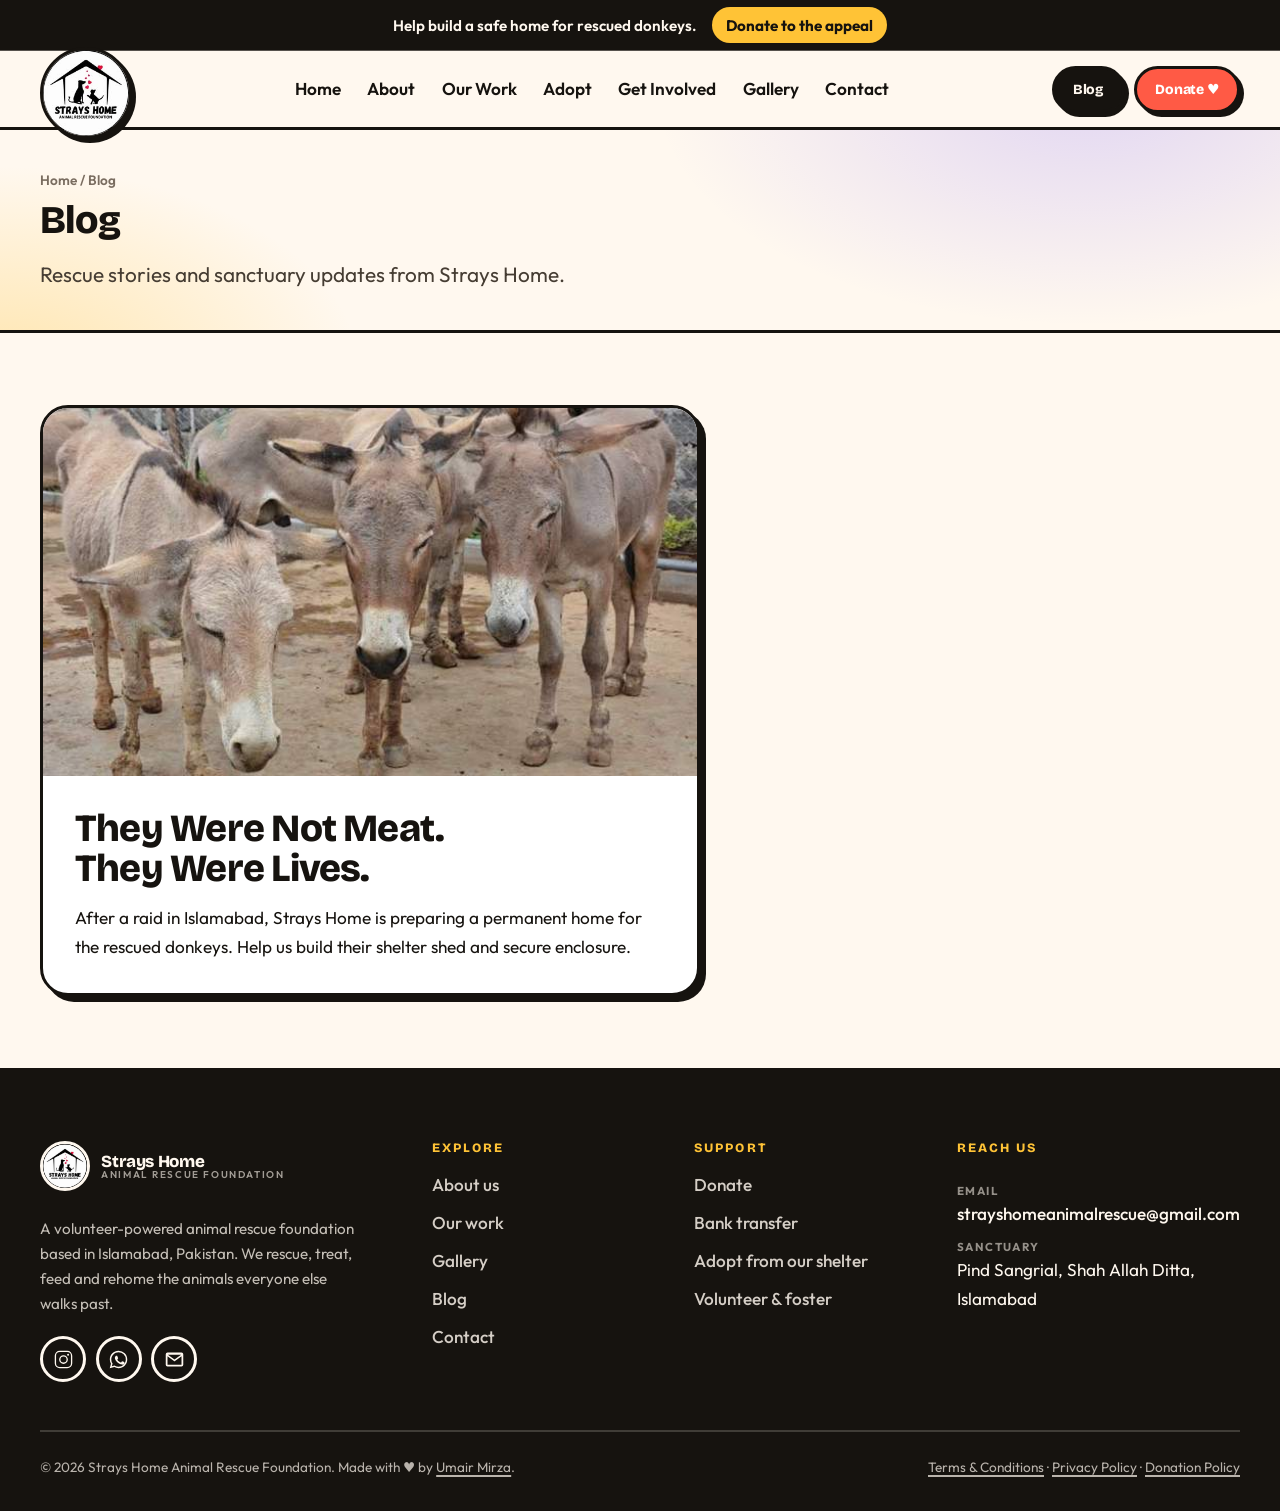
<file: stories/index.html>
<!DOCTYPE html>
<html lang="en">
<head>
<meta charset="utf-8">
<meta name="viewport" content="width=device-width, initial-scale=1">
<title>Blog | Strays Home Animal Rescue Foundation</title>
<meta name="description" content="Read rescue stories and sanctuary updates from Strays Home Animal Rescue Foundation in Islamabad, Pakistan.">
<link rel="canonical" href="https://strayshome.com/stories/">
<meta name="robots" content="index, follow, max-image-preview:large">
<meta name="theme-color" content="#FFF8EF">
<meta property="og:type" content="website">
<meta property="og:site_name" content="Strays Home Animal Rescue Foundation">
<meta property="og:title" content="Blog | Strays Home Animal Rescue Foundation">
<meta property="og:description" content="Rescue stories and sanctuary updates from Strays Home in Islamabad.">
<meta property="og:url" content="https://strayshome.com/stories/">
<meta property="og:image" content="https://strayshome.com/logo.jpg">
<link rel="icon" href="../logo.jpg">
<link rel="preconnect" href="https://fonts.googleapis.com">
<link rel="preconnect" href="https://fonts.gstatic.com" crossorigin>
<link href="https://fonts.googleapis.com/css2?family=Bricolage+Grotesque:opsz,wght@12..96,700;12..96,800&family=Outfit:wght@400;500;600;700&display=swap" rel="stylesheet">
<link rel="stylesheet" href="../assets/css/styles.css">
<script type="application/ld+json">
{
  "@context": "https://schema.org",
  "@type": "BreadcrumbList",
  "itemListElement": [
    { "@type": "ListItem", "position": 1, "name": "Home", "item": "https://strayshome.com/" },
    { "@type": "ListItem", "position": 2, "name": "Blog", "item": "https://strayshome.com/stories/" }
  ]
}
</script>
</head>
<body>
<a class="skip-link" href="#main">Skip to content</a>

<div class="rescue-appeal">
  <div class="wrap rescue-appeal__inner">
    <p>Help build a safe home for rescued donkeys.</p>
    <a class="rescue-appeal__link" href="../donate.html#donkey-rescue">Donate to the appeal</a>
  </div>
</div>

<header class="site-header">
  <div class="wrap site-header__inner">
    <a class="brand" href="../index.html">
      <img class="brand__mark" src="../logo.jpg" alt="" width="50" height="50">
      <span>
        <span class="brand__name">Strays Home</span>
        <span class="brand__sub">Animal Rescue Foundation</span>
      </span>
    </a>
    <nav class="nav" id="primary-nav" aria-label="Primary">
      <a href="../index.html">Home</a>
      <a href="../about.html">About</a>
      <a href="../our-work.html">Our Work</a>
      <a href="../adopt.html">Adopt</a>
      <a href="../get-involved.html">Get Involved</a>
      <a href="../gallery.html">Gallery</a>
      <a href="../contact.html">Contact</a>
      <a class="btn btn--sm nav__cta" href="../donate.html">Donate ♥</a>
    </nav>
    <div class="header-cta">
      <a class="btn btn--sm btn--teal header-blog" href="./" aria-current="page">Blog</a>
      <a class="btn btn--sm" href="../donate.html">Donate ♥</a>
      <button class="nav-toggle" type="button" aria-expanded="false" aria-controls="primary-nav" aria-label="Open menu"><span></span></button>
    </div>
  </div>
</header>

<main id="main">
  <section class="page-hero page-hero--compact">
    <div class="wrap">
      <p class="crumbs"><a href="../index.html">Home</a> / Blog</p>
      <h1>Blog</h1>
      <p class="lede mt-2">Rescue stories and sanctuary updates from Strays Home.</p>
    </div>
  </section>

  <section class="section section--tight" aria-label="Blog posts">
    <div class="wrap story-list">
      <article class="card story-preview">
        <img class="story-preview__photo" src="../assets/stories/donkey-rescue/donkeys-in-enclosure.jpg" alt="Donkeys standing together in an outdoor enclosure" width="640" height="360" decoding="async">
        <div class="story-preview__body">
          <h2><a href="they-were-not-meat-they-were-lives/">They Were Not Meat. They Were Lives.</a></h2>
          <p class="mt-2">After a raid in Islamabad, Strays Home is preparing a permanent home for the rescued donkeys. Help us build their shelter shed and secure enclosure.</p>
        </div>
      </article>
    </div>
  </section>
</main>

<footer class="site-footer">
  <div class="wrap">
    <div class="footer__grid">
      <div>
        <a class="brand" href="../index.html">
          <img class="brand__mark" src="../logo.jpg" alt="" width="50" height="50">
          <span>
            <span class="brand__name">Strays Home</span>
            <span class="brand__sub">Animal Rescue Foundation</span>
          </span>
        </a>
        <p class="footer__about mt-2">
          A volunteer-powered animal rescue foundation based in Islamabad, Pakistan. We rescue,
          treat, feed and rehome the animals everyone else walks past.
        </p>
        <div class="socials">
          <a href="https://www.instagram.com/strayshomeanimalrescue" target="_blank" rel="noopener" aria-label="Strays Home on Instagram">
            <svg viewBox="0 0 24 24" aria-hidden="true"><path d="M7.75 2h8.5A5.75 5.75 0 0 1 22 7.75v8.5A5.75 5.75 0 0 1 16.25 22h-8.5A5.75 5.75 0 0 1 2 16.25v-8.5A5.75 5.75 0 0 1 7.75 2Zm0 1.5A4.25 4.25 0 0 0 3.5 7.75v8.5a4.25 4.25 0 0 0 4.25 4.25h8.5a4.25 4.25 0 0 0 4.25-4.25v-8.5A4.25 4.25 0 0 0 16.25 3.5h-8.5ZM12 7a5 5 0 1 1 0 10 5 5 0 0 1 0-10Zm0 1.5a3.5 3.5 0 1 0 0 7 3.5 3.5 0 0 0 0-7Zm5.25-.88a1.12 1.12 0 1 1 0-2.25 1.12 1.12 0 0 1 0 2.25Z"/></svg>
          </a>
          <a href="https://wa.me/923401534915" target="_blank" rel="noopener" aria-label="Message Strays Home on WhatsApp">
            <svg viewBox="0 0 24 24" aria-hidden="true"><path d="M12.04 2c-5.5 0-9.96 4.46-9.96 9.96 0 1.76.46 3.48 1.34 5L2 22l5.2-1.36a9.9 9.9 0 0 0 4.84 1.24c5.5 0 9.96-4.46 9.96-9.96 0-2.66-1.04-5.16-2.92-7.04A9.88 9.88 0 0 0 12.04 2Zm0 1.68c2.22 0 4.3.86 5.87 2.43a8.25 8.25 0 0 1 2.43 5.87c0 4.57-3.72 8.28-8.3 8.28a8.28 8.28 0 0 1-4.22-1.16l-.3-.18-3.13.82.84-3.05-.2-.31a8.24 8.24 0 0 1-1.27-4.4c0-4.57 3.72-8.3 8.28-8.3Zm-2.5 4.1c-.18 0-.47.07-.72.34-.25.27-.95.93-.95 2.26 0 1.33.97 2.62 1.11 2.8.14.18 1.9 2.9 4.62 3.97 2.26.89 2.72.71 3.21.67.49-.05 1.58-.65 1.8-1.27.22-.63.22-1.16.16-1.27-.07-.11-.25-.18-.52-.31-.27-.14-1.58-.78-1.83-.87-.24-.09-.42-.13-.6.14-.18.27-.68.87-.84 1.05-.15.18-.31.2-.58.07-.27-.14-1.13-.42-2.15-1.33-.8-.71-1.33-1.58-1.49-1.85-.16-.27-.02-.42.12-.55.12-.12.27-.31.4-.47.14-.16.18-.27.27-.45.09-.18.05-.34-.02-.47-.07-.14-.6-1.45-.82-1.98-.22-.52-.44-.45-.6-.46h-.51Z"/></svg>
          </a>
          <a href="mailto:strayshomeanimalrescue@gmail.com" aria-label="Email Strays Home">
            <svg viewBox="0 0 24 24" aria-hidden="true"><path d="M2 6a2 2 0 0 1 2-2h16a2 2 0 0 1 2 2v12a2 2 0 0 1-2 2H4a2 2 0 0 1-2-2V6Zm2.4.5L12 12l7.6-5.5H4.4ZM20 8.3l-7.42 5.36a1 1 0 0 1-1.16 0L4 8.3V18h16V8.3Z"/></svg>
          </a>

        </div>
      </div>
      <div>
        <h4>Explore</h4>
        <ul class="footer__links">
          <li><a href="../about.html">About us</a></li>
          <li><a href="../our-work.html">Our work</a></li>
          <li><a href="../gallery.html">Gallery</a></li>
          <li><a href="./">Blog</a></li>
          <li><a href="../contact.html">Contact</a></li>
        </ul>
      </div>
      <div>
        <h4>Support</h4>
        <ul class="footer__links">
          <li><a href="../donate.html">Donate</a></li>
          <li><a href="../donate.html#bank">Bank transfer</a></li>
          <li><a href="../adopt.html">Adopt from our shelter</a></li>
          <li><a href="../get-involved.html">Volunteer &amp; foster</a></li>
        </ul>
      </div>
      <div>
        <h4>Reach us</h4>
        <ul class="footer__links footer__links--contact">
          <li></li>
          <li><strong>Email</strong><a href="mailto:strayshomeanimalrescue@gmail.com">strayshomeanimalrescue@gmail.com</a></li>
          <li><strong>Sanctuary</strong>Pind Sangrial, Shah Allah Ditta, Islamabad</li>
        </ul>
      </div>
    </div>
    <div class="footer__bottom">
      <p>© <span data-year>2026</span> Strays Home Animal Rescue Foundation. Made with ♥ by <a href="https://www.linkedin.com/in/umair-m/" target="_blank" rel="noopener">Umair Mirza</a>.</p>
      <p>
        <a href="../terms.html">Terms &amp; Conditions</a> ·
        <a href="../privacy.html">Privacy Policy</a> ·
        <a href="../donate.html#transparency">Donation Policy</a>
      </p>
    </div>
  </div>
</footer>

<button class="to-top" type="button" aria-label="Back to top">↑</button>
<script src="../assets/js/main.js" defer></script>
</body>
</html>
</file>
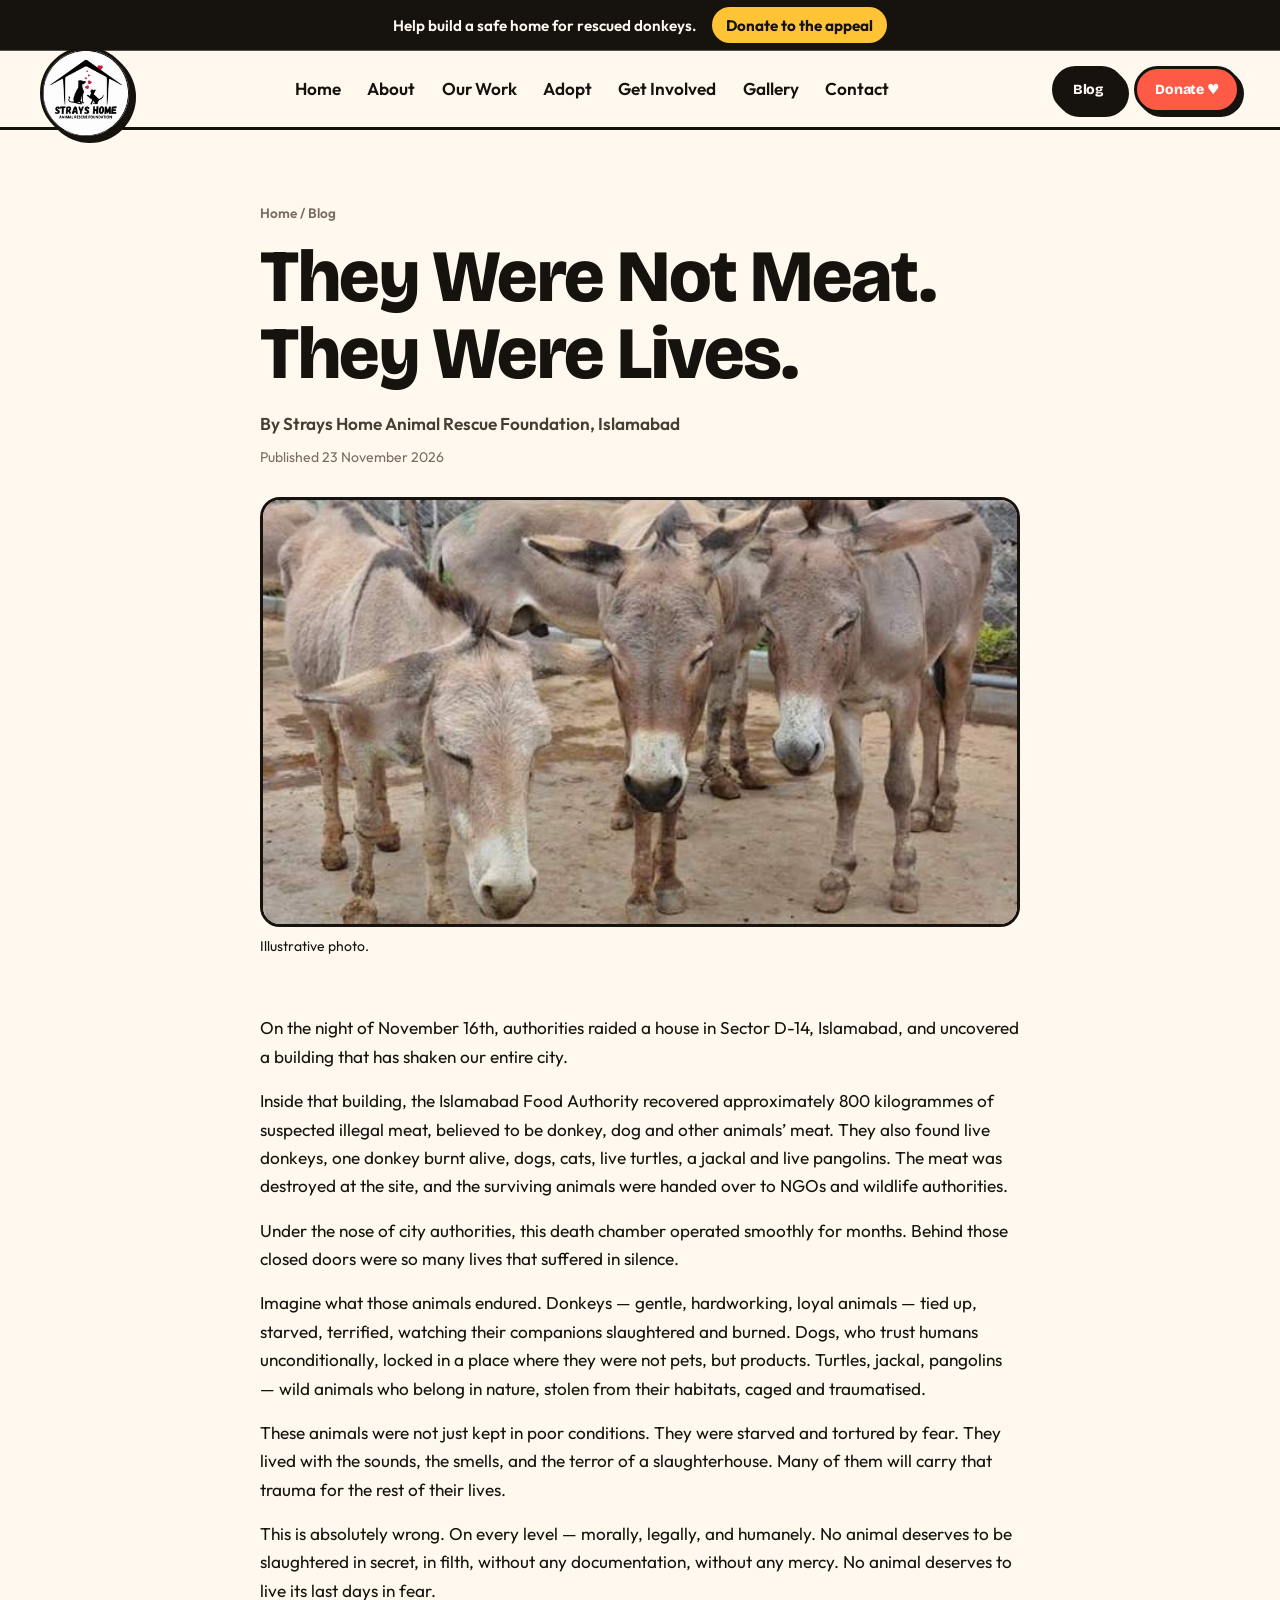
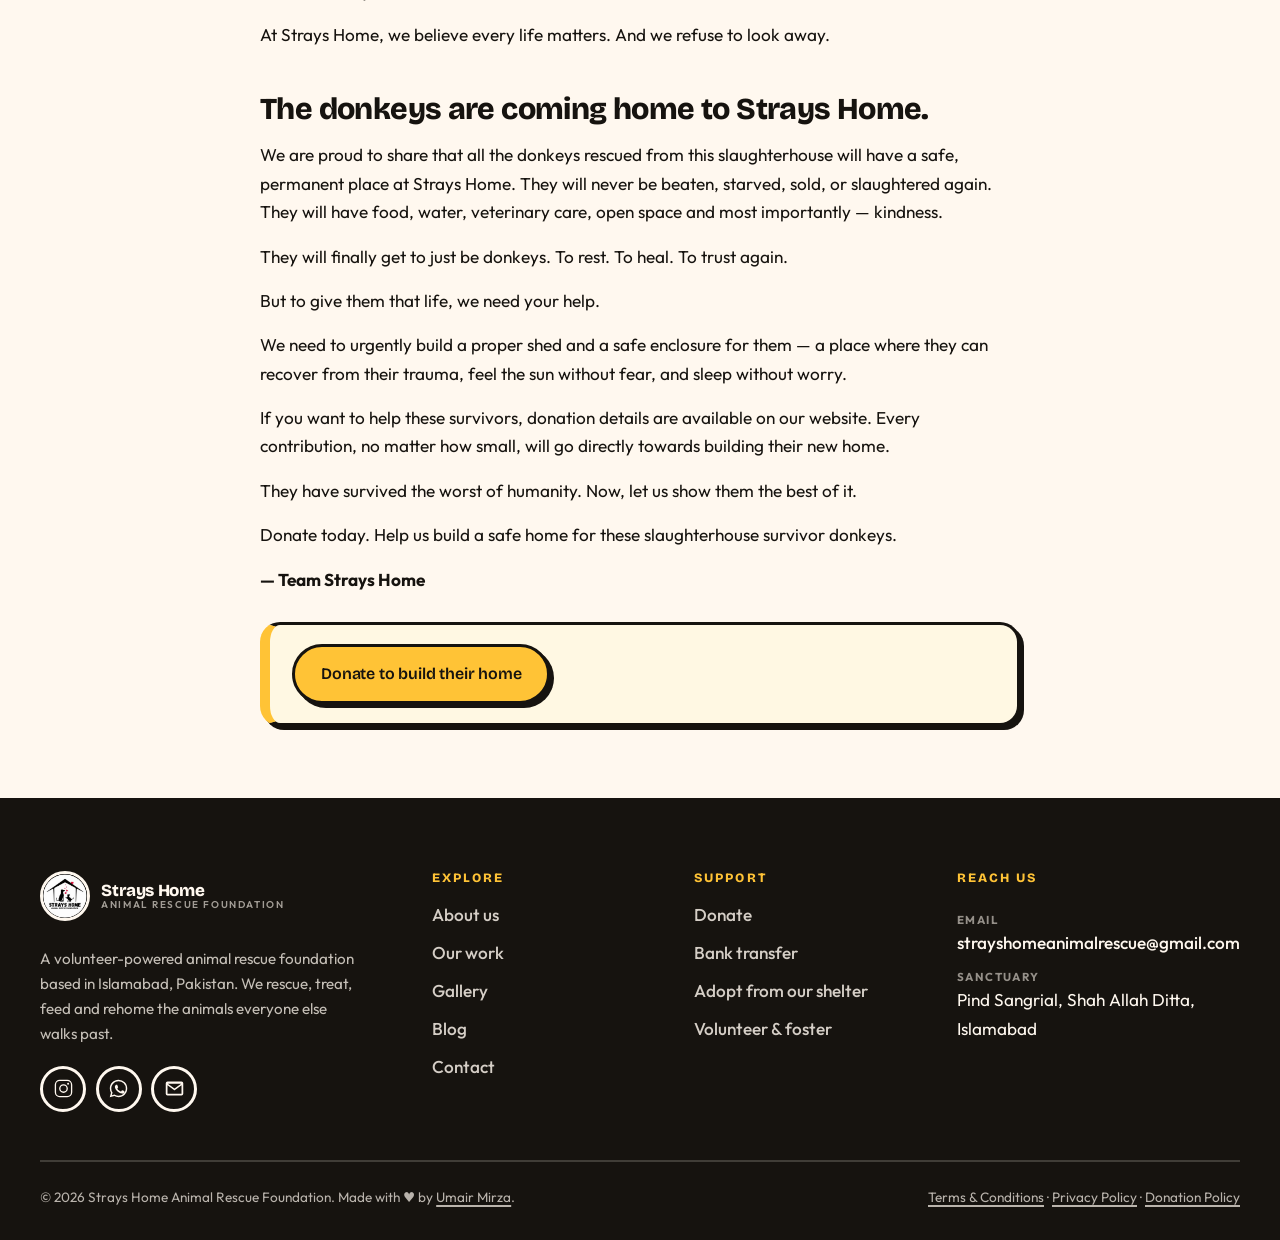
<file: stories/they-were-not-meat-they-were-lives/index.html>
<!DOCTYPE html>
<html lang="en">
<head>
<meta charset="utf-8">
<meta name="viewport" content="width=device-width, initial-scale=1">
<title>They Were Not Meat. They Were Lives. | Strays Home</title>
<meta name="description" content="Strays Home is preparing a safe, permanent home for donkeys rescued in Islamabad. Read their story and help build their shelter shed and enclosure.">
<link rel="canonical" href="https://strayshome.com/stories/they-were-not-meat-they-were-lives/">
<meta name="robots" content="index, follow, max-image-preview:large">
<meta name="theme-color" content="#FFF8EF">
<meta property="og:type" content="article">
<meta property="og:locale" content="en_PK">
<meta property="og:site_name" content="Strays Home Animal Rescue Foundation">
<meta property="og:title" content="They Were Not Meat. They Were Lives.">
<meta property="og:description" content="Help Strays Home build a safe enclosure for donkeys rescued in Islamabad.">
<meta property="og:url" content="https://strayshome.com/stories/they-were-not-meat-they-were-lives/">
<meta property="og:image" content="https://strayshome.com/assets/stories/donkey-rescue/donkeys-in-enclosure.jpg">
<meta property="og:image:alt" content="Donkeys standing together in an outdoor enclosure">
<meta name="twitter:card" content="summary_large_image">
<link rel="icon" href="../../logo.jpg">
<link rel="preconnect" href="https://fonts.googleapis.com">
<link rel="preconnect" href="https://fonts.gstatic.com" crossorigin>
<link href="https://fonts.googleapis.com/css2?family=Bricolage+Grotesque:opsz,wght@12..96,700;12..96,800&family=Outfit:wght@400;500;600;700&display=swap" rel="stylesheet">
<link rel="stylesheet" href="../../assets/css/styles.css">
<script type="application/ld+json">
{
  "@context": "https://schema.org",
  "@graph": [
    {
      "@type": "BlogPosting",
      "mainEntityOfPage": "https://strayshome.com/stories/they-were-not-meat-they-were-lives/",
      "headline": "They Were Not Meat. They Were Lives.",
      "description": "Strays Home appeals for help building a safe enclosure for donkeys rescued in Islamabad.",
      "datePublished": "2026-11-23",
      "image": "https://strayshome.com/assets/stories/donkey-rescue/donkeys-in-enclosure.jpg",
      "author": {
        "@type": "Organization",
        "name": "Strays Home Animal Rescue Foundation",
        "url": "https://strayshome.com/"
      }
    },
    {
      "@type": "BreadcrumbList",
      "itemListElement": [
        { "@type": "ListItem", "position": 1, "name": "Home", "item": "https://strayshome.com/" },
        { "@type": "ListItem", "position": 2, "name": "Blog", "item": "https://strayshome.com/stories/" },
        { "@type": "ListItem", "position": 3, "name": "They Were Not Meat. They Were Lives.", "item": "https://strayshome.com/stories/they-were-not-meat-they-were-lives/" }
      ]
    }
  ]
}
</script>
</head>
<body>
<a class="skip-link" href="#main">Skip to content</a>

<div class="rescue-appeal">
  <div class="wrap rescue-appeal__inner">
    <p>Help build a safe home for rescued donkeys.</p>
    <a class="rescue-appeal__link" href="../../donate.html#donkey-rescue">Donate to the appeal</a>
  </div>
</div>

<header class="site-header">
  <div class="wrap site-header__inner">
    <a class="brand" href="../../index.html">
      <img class="brand__mark" src="../../logo.jpg" alt="" width="50" height="50">
      <span>
        <span class="brand__name">Strays Home</span>
        <span class="brand__sub">Animal Rescue Foundation</span>
      </span>
    </a>
    <nav class="nav" id="primary-nav" aria-label="Primary">
      <a href="../../index.html">Home</a>
      <a href="../../about.html">About</a>
      <a href="../../our-work.html">Our Work</a>
      <a href="../../adopt.html">Adopt</a>
      <a href="../../get-involved.html">Get Involved</a>
      <a href="../../gallery.html">Gallery</a>
      <a href="../../contact.html">Contact</a>
      <a class="btn btn--sm nav__cta" href="../../donate.html">Donate ♥</a>
    </nav>
    <div class="header-cta">
      <a class="btn btn--sm btn--teal header-blog" href="../" aria-current="location">Blog</a>
      <a class="btn btn--sm" href="../../donate.html">Donate ♥</a>
      <button class="nav-toggle" type="button" aria-expanded="false" aria-controls="primary-nav" aria-label="Open menu"><span></span></button>
    </div>
  </div>
</header>

<main id="main">
  <article class="section section--tight">
    <div class="wrap wrap--narrow">
      <header>
        <p class="crumbs"><a href="../../index.html">Home</a> / <a href="../">Blog</a></p>
        <h1>They Were Not Meat. They Were Lives.</h1>
        <p class="story__byline mt-2">By Strays Home Animal Rescue Foundation, Islamabad</p>
        <p class="small muted mt-1">Published <time datetime="2026-11-23">23 November 2026</time></p>
      </header>

      <figure class="mt-3">
        <img class="story__photo" src="../../assets/stories/donkey-rescue/donkeys-in-enclosure.jpg" alt="Donkeys standing together in an outdoor enclosure" width="640" height="360" fetchpriority="high">
        <figcaption class="small mt-1">Illustrative photo.</figcaption>
      </figure>

      <div class="prose story__body">
        <p>On the night of November 16th, authorities raided a house in Sector D-14, Islamabad, and uncovered a building that has shaken our entire city.</p>
        <p>Inside that building, the Islamabad Food Authority recovered approximately 800 kilogrammes of suspected illegal meat, believed to be donkey, dog and other animals’ meat. They also found live donkeys, one donkey burnt alive, dogs, cats, live turtles, a jackal and live pangolins. The meat was destroyed at the site, and the surviving animals were handed over to NGOs and wildlife authorities.</p>
        <p>Under the nose of city authorities, this death chamber operated smoothly for months. Behind those closed doors were so many lives that suffered in silence.</p>
        <p>Imagine what those animals endured. Donkeys — gentle, hardworking, loyal animals — tied up, starved, terrified, watching their companions slaughtered and burned. Dogs, who trust humans unconditionally, locked in a place where they were not pets, but products. Turtles, jackal, pangolins — wild animals who belong in nature, stolen from their habitats, caged and traumatised.</p>
        <p>These animals were not just kept in poor conditions. They were starved and tortured by fear. They lived with the sounds, the smells, and the terror of a slaughterhouse. Many of them will carry that trauma for the rest of their lives.</p>

        <p>This is absolutely wrong. On every level — morally, legally, and humanely. No animal deserves to be slaughtered in secret, in filth, without any documentation, without any mercy. No animal deserves to live its last days in fear.</p>
        <p>At Strays Home, we believe every life matters. And we refuse to look away.</p>

        <h2>The donkeys are coming home to Strays Home.</h2>
        <p>We are proud to share that all the donkeys rescued from this slaughterhouse will have a safe, permanent place at Strays Home. They will never be beaten, starved, sold, or slaughtered again. They will have food, water, veterinary care, open space and most importantly — kindness.</p>
        <p>They will finally get to just be donkeys. To rest. To heal. To trust again.</p>

        <p>But to give them that life, we need your help.</p>
        <p>We need to urgently build a proper shed and a safe enclosure for them — a place where they can recover from their trauma, feel the sun without fear, and sleep without worry.</p>
        <p>If you want to help these survivors, donation details are available on our website. Every contribution, no matter how small, will go directly towards building their new home.</p>
        <p>They have survived the worst of humanity. Now, let us show them the best of it.</p>
        <p>Donate today. Help us build a safe home for these slaughterhouse survivor donkeys.</p>
        <p><strong>— Team Strays Home</strong></p>

        <div class="callout callout--sun mt-3 story__donate">
          <a class="btn btn--sun" href="../../donate.html#donkey-rescue">Donate to build their home</a>
        </div>
      </div>
    </div>
  </article>
</main>

<footer class="site-footer">
  <div class="wrap">
    <div class="footer__grid">
      <div>
        <a class="brand" href="../../index.html">
          <img class="brand__mark" src="../../logo.jpg" alt="" width="50" height="50">
          <span>
            <span class="brand__name">Strays Home</span>
            <span class="brand__sub">Animal Rescue Foundation</span>
          </span>
        </a>
        <p class="footer__about mt-2">
          A volunteer-powered animal rescue foundation based in Islamabad, Pakistan. We rescue,
          treat, feed and rehome the animals everyone else walks past.
        </p>
        <div class="socials">
          <a href="https://www.instagram.com/strayshomeanimalrescue" target="_blank" rel="noopener" aria-label="Strays Home on Instagram">
            <svg viewBox="0 0 24 24" aria-hidden="true"><path d="M7.75 2h8.5A5.75 5.75 0 0 1 22 7.75v8.5A5.75 5.75 0 0 1 16.25 22h-8.5A5.75 5.75 0 0 1 2 16.25v-8.5A5.75 5.75 0 0 1 7.75 2Zm0 1.5A4.25 4.25 0 0 0 3.5 7.75v8.5a4.25 4.25 0 0 0 4.25 4.25h8.5a4.25 4.25 0 0 0 4.25-4.25v-8.5A4.25 4.25 0 0 0 16.25 3.5h-8.5ZM12 7a5 5 0 1 1 0 10 5 5 0 0 1 0-10Zm0 1.5a3.5 3.5 0 1 0 0 7 3.5 3.5 0 0 0 0-7Zm5.25-.88a1.12 1.12 0 1 1 0-2.25 1.12 1.12 0 0 1 0 2.25Z"/></svg>
          </a>
          <a href="https://wa.me/923401534915" target="_blank" rel="noopener" aria-label="Message Strays Home on WhatsApp">
            <svg viewBox="0 0 24 24" aria-hidden="true"><path d="M12.04 2c-5.5 0-9.96 4.46-9.96 9.96 0 1.76.46 3.48 1.34 5L2 22l5.2-1.36a9.9 9.9 0 0 0 4.84 1.24c5.5 0 9.96-4.46 9.96-9.96 0-2.66-1.04-5.16-2.92-7.04A9.88 9.88 0 0 0 12.04 2Zm0 1.68c2.22 0 4.3.86 5.87 2.43a8.25 8.25 0 0 1 2.43 5.87c0 4.57-3.72 8.28-8.3 8.28a8.28 8.28 0 0 1-4.22-1.16l-.3-.18-3.13.82.84-3.05-.2-.31a8.24 8.24 0 0 1-1.27-4.4c0-4.57 3.72-8.3 8.28-8.3Zm-2.5 4.1c-.18 0-.47.07-.72.34-.25.27-.95.93-.95 2.26 0 1.33.97 2.62 1.11 2.8.14.18 1.9 2.9 4.62 3.97 2.26.89 2.72.71 3.21.67.49-.05 1.58-.65 1.8-1.27.22-.63.22-1.16.16-1.27-.07-.11-.25-.18-.52-.31-.27-.14-1.58-.78-1.83-.87-.24-.09-.42-.13-.6.14-.18.27-.68.87-.84 1.05-.15.18-.31.2-.58.07-.27-.14-1.13-.42-2.15-1.33-.8-.71-1.33-1.58-1.49-1.85-.16-.27-.02-.42.12-.55.12-.12.27-.31.4-.47.14-.16.18-.27.27-.45.09-.18.05-.34-.02-.47-.07-.14-.6-1.45-.82-1.98-.22-.52-.44-.45-.6-.46h-.51Z"/></svg>
          </a>
          <a href="mailto:strayshomeanimalrescue@gmail.com" aria-label="Email Strays Home">
            <svg viewBox="0 0 24 24" aria-hidden="true"><path d="M2 6a2 2 0 0 1 2-2h16a2 2 0 0 1 2 2v12a2 2 0 0 1-2 2H4a2 2 0 0 1-2-2V6Zm2.4.5L12 12l7.6-5.5H4.4ZM20 8.3l-7.42 5.36a1 1 0 0 1-1.16 0L4 8.3V18h16V8.3Z"/></svg>
          </a>

        </div>
      </div>
      <div>
        <h4>Explore</h4>
        <ul class="footer__links">
          <li><a href="../../about.html">About us</a></li>
          <li><a href="../../our-work.html">Our work</a></li>
          <li><a href="../../gallery.html">Gallery</a></li>
          <li><a href="../">Blog</a></li>
          <li><a href="../../contact.html">Contact</a></li>
        </ul>
      </div>
      <div>
        <h4>Support</h4>
        <ul class="footer__links">
          <li><a href="../../donate.html">Donate</a></li>
          <li><a href="../../donate.html#bank">Bank transfer</a></li>
          <li><a href="../../adopt.html">Adopt from our shelter</a></li>
          <li><a href="../../get-involved.html">Volunteer &amp; foster</a></li>
        </ul>
      </div>
      <div>
        <h4>Reach us</h4>
        <ul class="footer__links footer__links--contact">
          <li></li>
          <li><strong>Email</strong><a href="mailto:strayshomeanimalrescue@gmail.com">strayshomeanimalrescue@gmail.com</a></li>
          <li><strong>Sanctuary</strong>Pind Sangrial, Shah Allah Ditta, Islamabad</li>
        </ul>
      </div>
    </div>
    <div class="footer__bottom">
      <p>© <span data-year>2026</span> Strays Home Animal Rescue Foundation. Made with ♥ by <a href="https://www.linkedin.com/in/umair-m/" target="_blank" rel="noopener">Umair Mirza</a>.</p>
      <p>
        <a href="../../terms.html">Terms &amp; Conditions</a> ·
        <a href="../../privacy.html">Privacy Policy</a> ·
        <a href="../../donate.html#transparency">Donation Policy</a>
      </p>
    </div>
  </div>
</footer>

<button class="to-top" type="button" aria-label="Back to top">↑</button>
<script src="../../assets/js/main.js" defer></script>
</body>
</html>
</file>
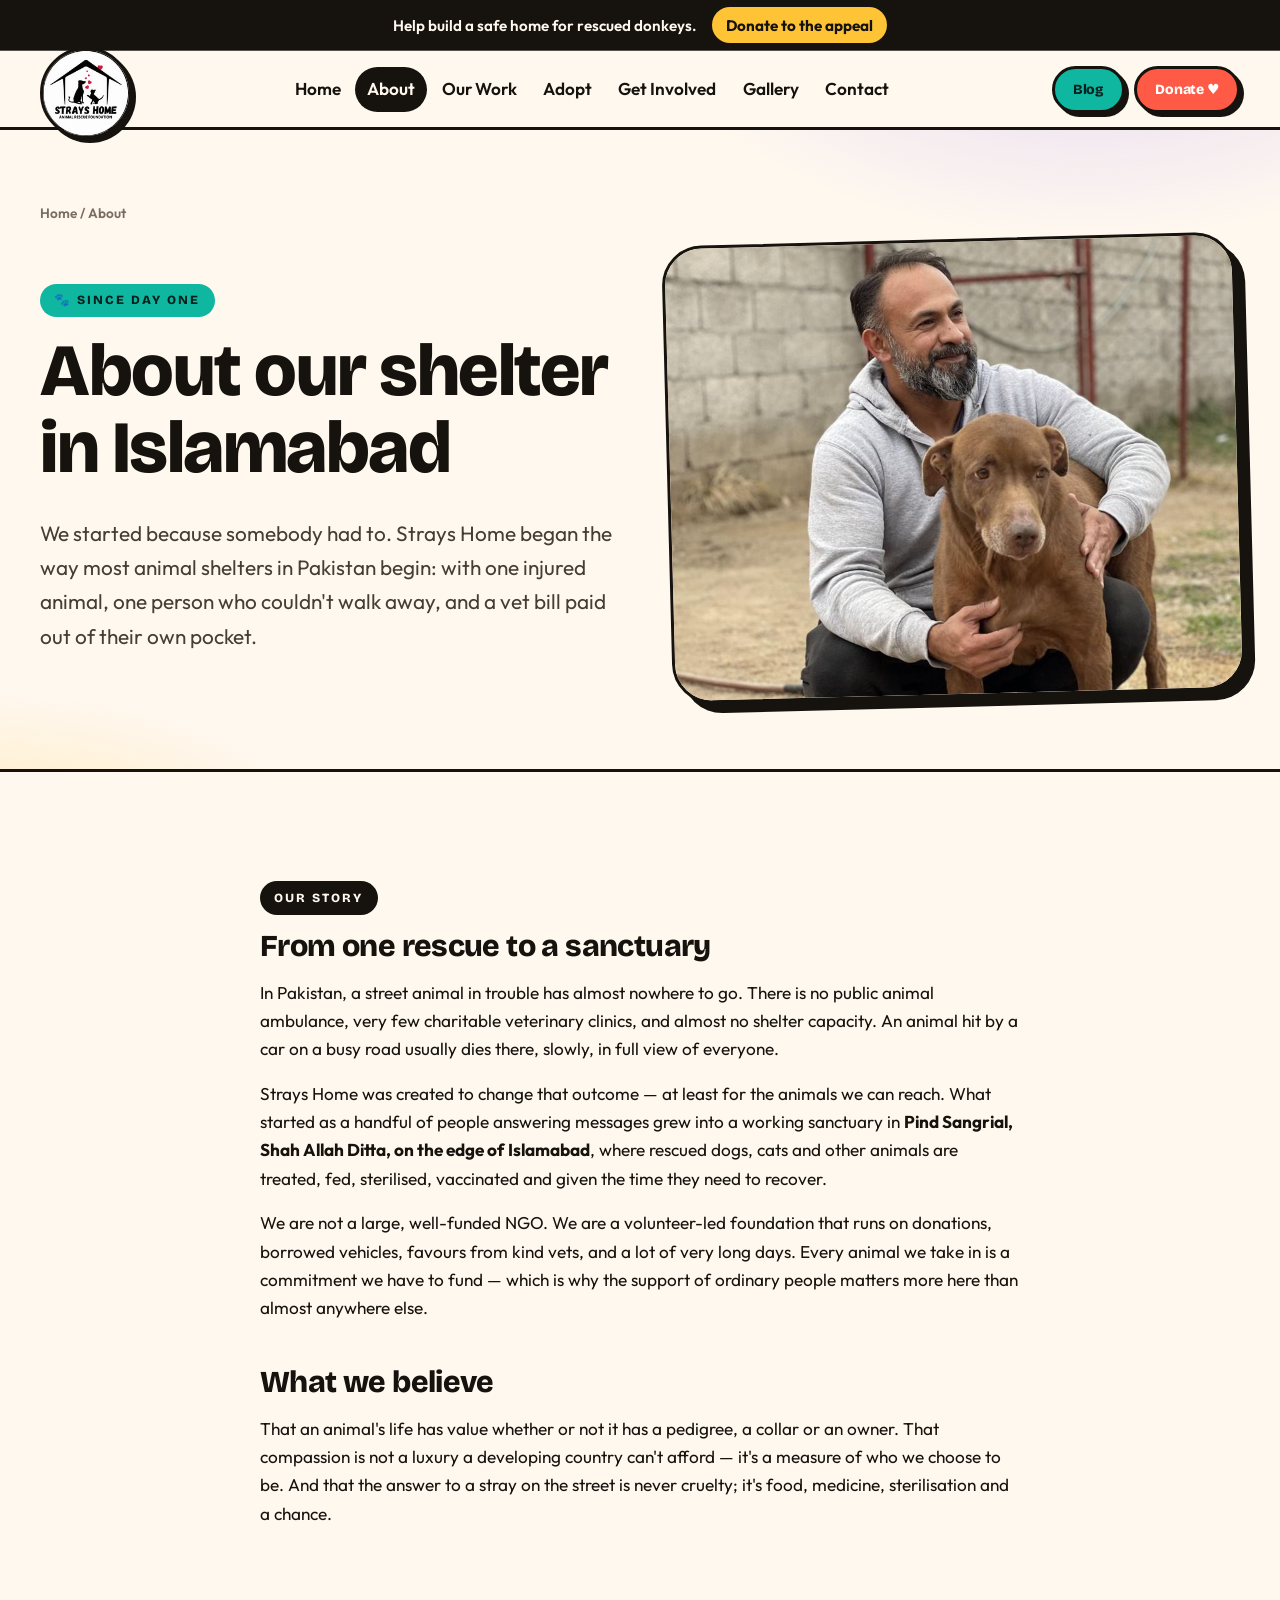
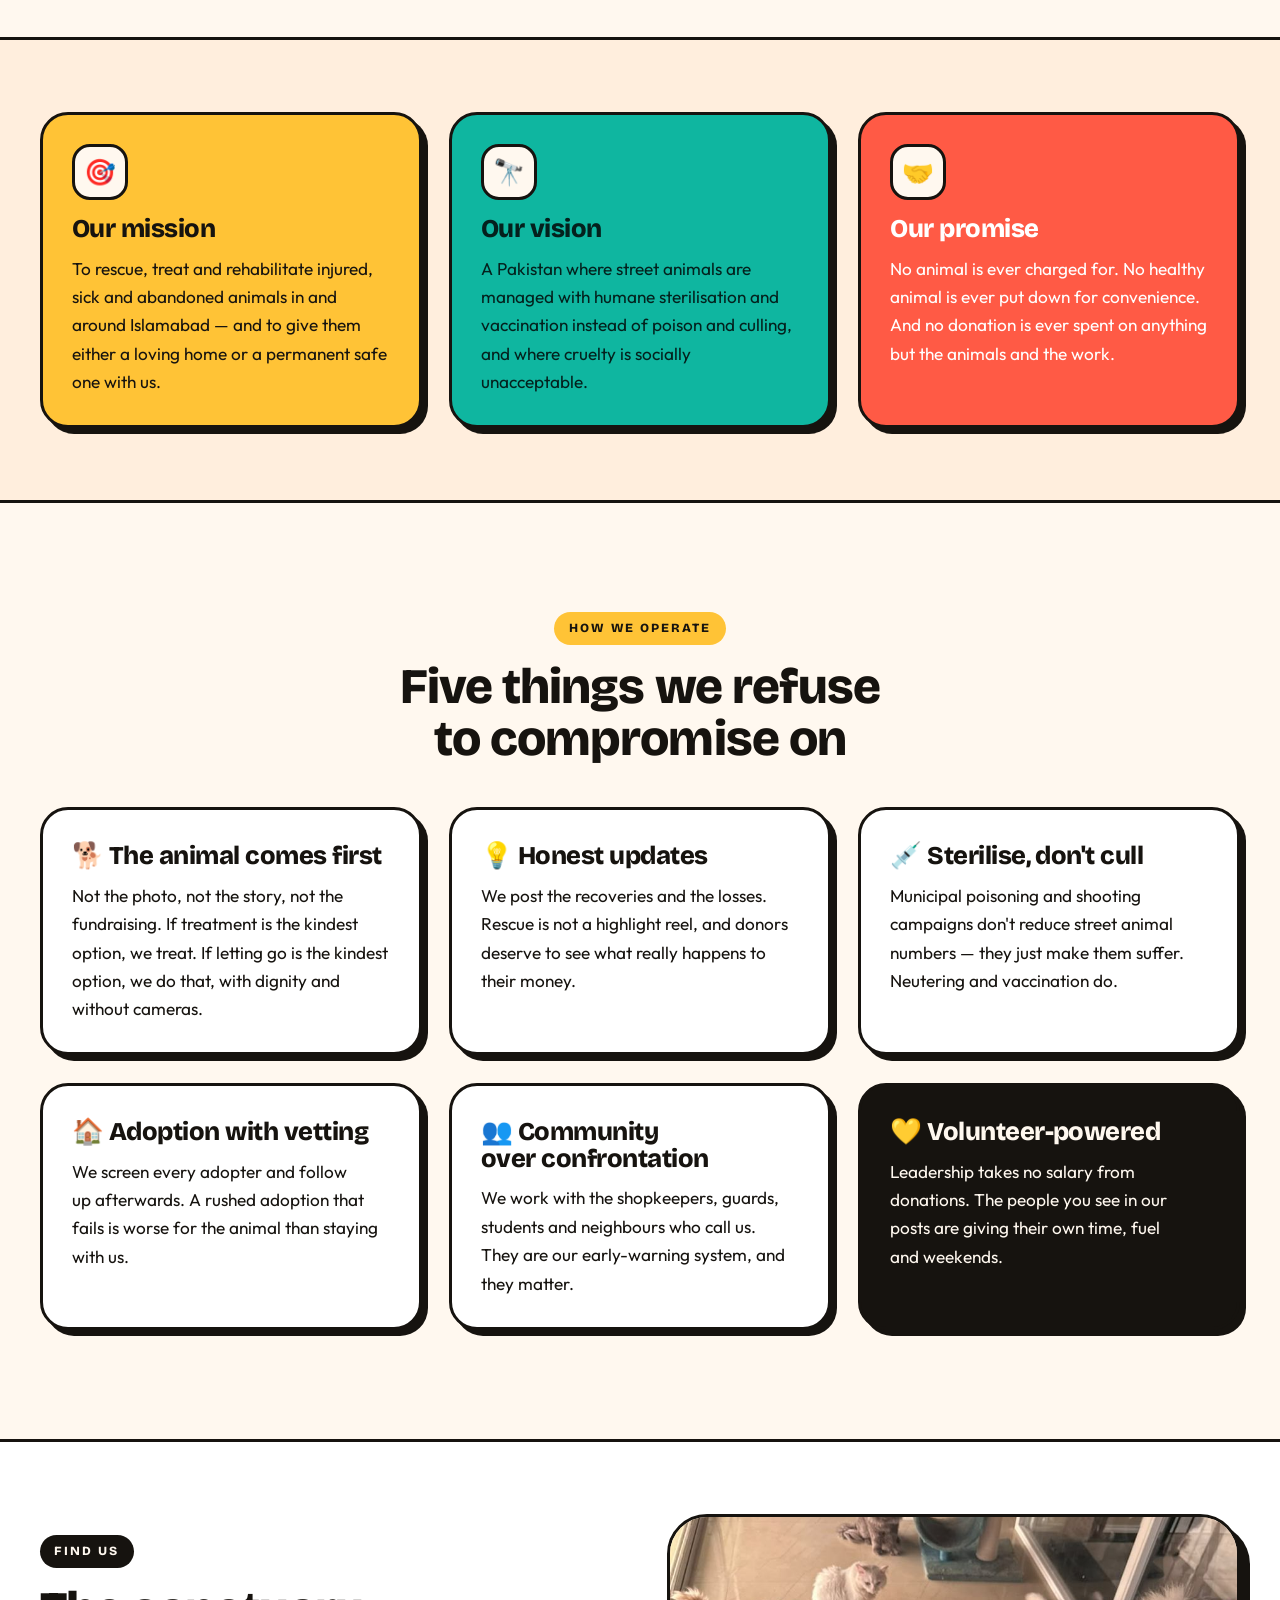
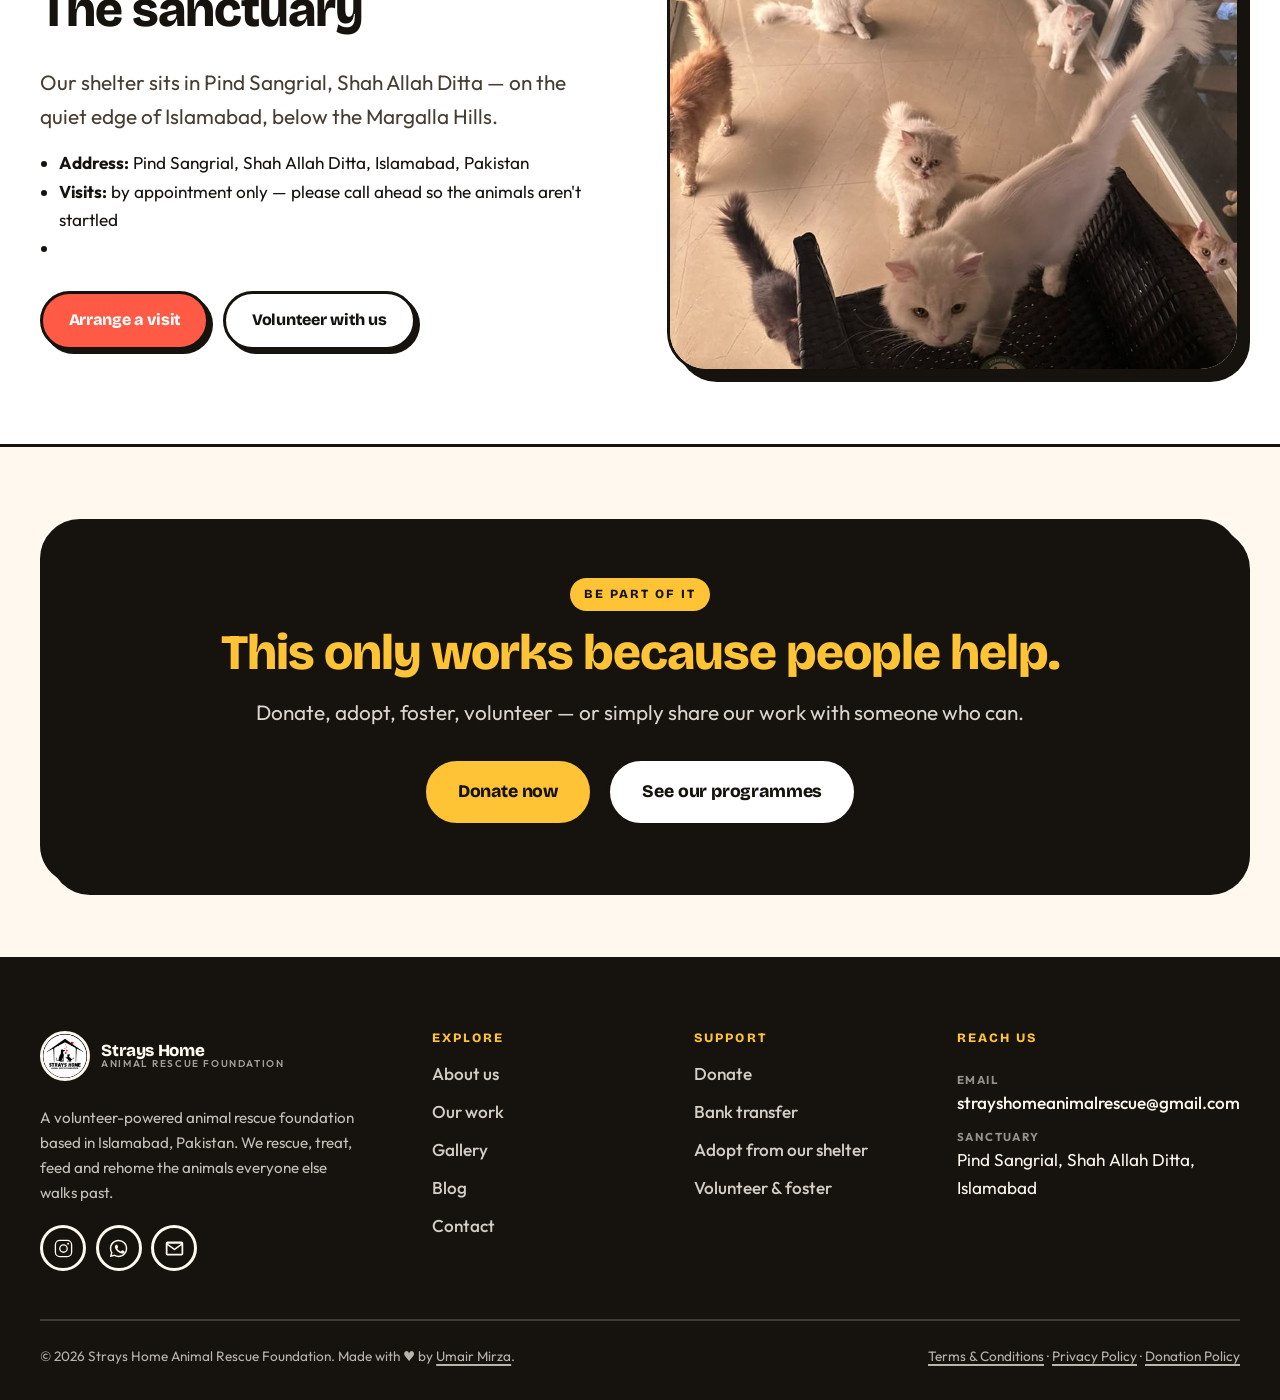
<file: about.html>
<!DOCTYPE html>
<html lang="en" data-base="">
<head>
<meta charset="utf-8">
<meta name="viewport" content="width=device-width, initial-scale=1">
<title>About Our Shelter in Islamabad, Pakistan | Strays Home</title>
<meta name="description" content="Meet the volunteer-run animal shelter at Shah Allah Ditta, Islamabad, Pakistan. Learn about our story, mission and values.">
<link rel="canonical" href="https://strayshome.com/about.html">
<meta name="robots" content="index, follow, max-image-preview:large, max-snippet:-1">
<meta name="theme-color" content="#FFF8EF">
<meta property="og:type" content="website">
<meta property="og:locale" content="en_PK">
<meta property="og:site_name" content="Strays Home Animal Rescue Foundation">
<meta property="og:title" content="About Our Shelter in Islamabad, Pakistan | Strays Home">
<meta property="og:description" content="A volunteer-run animal shelter in Islamabad, Pakistan. This is our story.">
<meta property="og:url" content="https://strayshome.com/about.html">
<meta property="og:image" content="https://strayshome.com/logo.jpg">
<meta name="twitter:card" content="summary_large_image">
<link rel="icon" href="logo.jpg">
<link rel="apple-touch-icon" href="logo.jpg">
<link rel="preconnect" href="https://fonts.googleapis.com">
<link rel="preconnect" href="https://fonts.gstatic.com" crossorigin>
<link href="https://fonts.googleapis.com/css2?family=Bricolage+Grotesque:opsz,wght@12..96,700;12..96,800&family=Outfit:wght@400;500;600;700&display=swap" rel="stylesheet">
<link rel="stylesheet" href="assets/css/styles.css">
<script type="application/ld+json">
{
  "@context": "https://schema.org",
  "@type": "BreadcrumbList",
  "itemListElement": [
    { "@type": "ListItem", "position": 1, "name": "Home", "item": "https://strayshome.com/" },
    { "@type": "ListItem", "position": 2, "name": "About", "item": "https://strayshome.com/about.html" }
  ]
}
</script>
</head>
<body>
<a class="skip-link" href="#main">Skip to content</a>

<div class="rescue-appeal">
  <div class="wrap rescue-appeal__inner">
    <p>Help build a safe home for rescued donkeys.</p>
    <a class="rescue-appeal__link" href="donate.html#donkey-rescue">Donate to the appeal</a>
  </div>
</div>

<header class="site-header">
  <div class="wrap site-header__inner">
    <a class="brand" href="index.html">
      <img class="brand__mark" src="logo.jpg" alt="" width="50" height="50">
      <span>
        <span class="brand__name">Strays Home</span>
        <span class="brand__sub">Animal Rescue Foundation</span>
      </span>
    </a>
    <nav class="nav" id="primary-nav" aria-label="Primary">
      <a href="index.html">Home</a>
      <a href="about.html">About</a>
      <a href="our-work.html">Our Work</a>
      <a href="adopt.html">Adopt</a>
      <a href="get-involved.html">Get Involved</a>
      <a href="gallery.html">Gallery</a>
      <a href="contact.html">Contact</a>
      <a class="btn btn--sm nav__cta" href="donate.html">Donate ♥</a>
    </nav>
    <div class="header-cta">
      <a class="btn btn--sm btn--teal header-blog" href="stories/">Blog</a>
      <a class="btn btn--sm" href="donate.html">Donate ♥</a>
      <button class="nav-toggle" type="button" aria-expanded="false" aria-controls="primary-nav" aria-label="Open menu"><span></span></button>
    </div>
  </div>
</header>

<main id="main">

  <section class="page-hero">
    <div class="wrap">
      <p class="crumbs"><a href="index.html">Home</a> / About</p>
      <div class="split">
        <div data-reveal>
          <span class="eyebrow eyebrow--teal">🐾 Since day one</span>
          <h1 class="mt-2">About our shelter in Islamabad</h1>
          <p class="lede mt-3">
            We started because somebody had to. Strays Home began the way most animal shelters in
            Pakistan begin: with one injured animal, one person who couldn't walk away, and a vet
            bill paid out of their own pocket.
          </p>
        </div>
        <div data-reveal data-reveal-delay="120">
          <div class="frame frame--tilt" data-photo-spot="24" data-alt="The Strays Home team caring for rescued animals"></div>
        </div>
      </div>
    </div>
  </section>

  <!-- STORY -->
  <section class="section">
    <div class="wrap wrap--narrow prose" data-reveal>
      <span class="eyebrow">Our story</span>
      <h2 style="margin-top:1rem">From one rescue to a sanctuary</h2>
      <p>
        In Pakistan, a street animal in trouble has almost nowhere to go. There is no public
        animal ambulance, very few charitable veterinary clinics, and almost no shelter capacity.
        An animal hit by a car on a busy road usually dies there, slowly, in full view of everyone.
      </p>
      <p>
        Strays Home was created to change that outcome — at least for the animals we can reach.
        What started as a handful of people answering messages grew into a working sanctuary in
        <strong>Pind Sangrial, Shah Allah Ditta, on the edge of Islamabad</strong>, where rescued
        dogs, cats and other animals are treated, fed, sterilised, vaccinated and given the time
        they need to recover.
      </p>
      <p>
        We are not a large, well-funded NGO. We are a volunteer-led foundation that runs on
        donations, borrowed vehicles, favours from kind vets, and a lot of very long days. Every
        animal we take in is a commitment we have to fund — which is why the support of ordinary
        people matters more here than almost anywhere else.
      </p>

      <h2>What we believe</h2>
      <p>
        That an animal's life has value whether or not it has a pedigree, a collar or an owner.
        That compassion is not a luxury a developing country can't afford — it's a measure of who
        we choose to be. And that the answer to a stray on the street is never cruelty; it's food,
        medicine, sterilisation and a chance.
      </p>
    </div>
  </section>

  <!-- MISSION / VISION / VALUES -->
  <section class="section section--tight" style="background:var(--cream-2);border-block:3px solid var(--ink)">
    <div class="wrap">
      <div class="grid grid--3">
        <div class="card card--sun" data-reveal>
          <div class="card__icon">🎯</div>
          <h3>Our mission</h3>
          <p>To rescue, treat and rehabilitate injured, sick and abandoned animals in and around Islamabad — and to give them either a loving home or a permanent safe one with us.</p>
        </div>
        <div class="card card--teal" data-reveal data-reveal-delay="90">
          <div class="card__icon">🔭</div>
          <h3>Our vision</h3>
          <p>A Pakistan where street animals are managed with humane sterilisation and vaccination instead of poison and culling, and where cruelty is socially unacceptable.</p>
        </div>
        <div class="card card--coral" data-reveal data-reveal-delay="180">
          <div class="card__icon">🤝</div>
          <h3>Our promise</h3>
          <p>No animal is ever charged for. No healthy animal is ever put down for convenience. And no donation is ever spent on anything but the animals and the work.</p>
        </div>
      </div>
    </div>
  </section>

  <!-- VALUES -->
  <section class="section">
    <div class="wrap">
      <div class="section__head center" data-reveal>
        <span class="eyebrow eyebrow--sun">How we operate</span>
        <h2>Five things we refuse to compromise on</h2>
      </div>
      <div class="grid grid--2">
        <div class="card card--hover" data-reveal><h3>🐕 The animal comes first</h3><p>Not the photo, not the story, not the fundraising. If treatment is the kindest option, we treat. If letting go is the kindest option, we do that, with dignity and without cameras.</p></div>
        <div class="card card--hover" data-reveal data-reveal-delay="70"><h3>💡 Honest updates</h3><p>We post the recoveries and the losses. Rescue is not a highlight reel, and donors deserve to see what really happens to their money.</p></div>
        <div class="card card--hover" data-reveal data-reveal-delay="140"><h3>💉 Sterilise, don't cull</h3><p>Municipal poisoning and shooting campaigns don't reduce street animal numbers — they just make them suffer. Neutering and vaccination do.</p></div>
        <div class="card card--hover" data-reveal data-reveal-delay="210"><h3>🏠 Adoption with vetting</h3><p>We screen every adopter and follow up afterwards. A rushed adoption that fails is worse for the animal than staying with us.</p></div>
        <div class="card card--hover" data-reveal data-reveal-delay="280"><h3>👥 Community over confrontation</h3><p>We work with the shopkeepers, guards, students and neighbours who call us. They are our early-warning system, and they matter.</p></div>
        <div class="card card--hover card--ink" data-reveal data-reveal-delay="350"><h3>💛 Volunteer-powered</h3><p>Leadership takes no salary from donations. The people you see in our posts are giving their own time, fuel and weekends.</p></div>
      </div>
    </div>
  </section>

  <!-- WHERE WE ARE -->
  <section class="section section--tight" style="background:var(--paper);border-block:3px solid var(--ink)">
    <div class="wrap">
      <div class="split">
        <div data-reveal>
          <span class="eyebrow">Find us</span>
          <h2 class="mt-2">The sanctuary</h2>
          <p class="lede mt-3">
            Our shelter sits in Pind Sangrial, Shah Allah Ditta — on the quiet edge of Islamabad,
            below the Margalla Hills.
          </p>
          <ul class="mt-2" style="padding-left:1.2rem">
            <li><strong>Address:</strong> Pind Sangrial, Shah Allah Ditta, Islamabad, Pakistan</li>
            <li><strong>Visits:</strong> by appointment only — please call ahead so the animals aren't startled</li>
            <li></li>
          </ul>
          <div class="btn-row mt-3">
            <a class="btn" href="contact.html">Arrange a visit</a>
            <a class="btn btn--paper" href="get-involved.html">Volunteer with us</a>
          </div>
        </div>
        <div data-reveal data-reveal-delay="120">
          <div class="frame" data-photo-spot="19" data-alt="The Strays Home sanctuary in Shah Allah Ditta, Islamabad"></div>
        </div>
      </div>
    </div>
  </section>

  <section class="section section--tight">
    <div class="wrap">
      <div class="cta-band" data-reveal>
        <span class="eyebrow eyebrow--sun">Be part of it</span>
        <h2 class="mt-2">This only works because people help.</h2>
        <p class="lede mt-2" style="color:rgba(255,248,239,.85)">Donate, adopt, foster, volunteer — or simply share our work with someone who can.</p>
        <div class="btn-row mt-3">
          <a class="btn btn--lg btn--sun" href="donate.html">Donate now</a>
          <a class="btn btn--lg btn--paper" href="our-work.html">See our programmes</a>
        </div>
      </div>
    </div>
  </section>

</main>

<footer class="site-footer">
  <div class="wrap">
    <div class="footer__grid">
      <div>
        <a class="brand" href="index.html">
          <img class="brand__mark" src="logo.jpg" alt="" width="50" height="50">
          <span>
            <span class="brand__name">Strays Home</span>
            <span class="brand__sub">Animal Rescue Foundation</span>
          </span>
        </a>
        <p class="footer__about mt-2">
          A volunteer-powered animal rescue foundation based in Islamabad, Pakistan. We rescue,
          treat, feed and rehome the animals everyone else walks past.
        </p>
        <div class="socials">
          <a href="https://www.instagram.com/strayshomeanimalrescue" target="_blank" rel="noopener" aria-label="Strays Home on Instagram">
            <svg viewBox="0 0 24 24" aria-hidden="true"><path d="M7.75 2h8.5A5.75 5.75 0 0 1 22 7.75v8.5A5.75 5.75 0 0 1 16.25 22h-8.5A5.75 5.75 0 0 1 2 16.25v-8.5A5.75 5.75 0 0 1 7.75 2Zm0 1.5A4.25 4.25 0 0 0 3.5 7.75v8.5a4.25 4.25 0 0 0 4.25 4.25h8.5a4.25 4.25 0 0 0 4.25-4.25v-8.5A4.25 4.25 0 0 0 16.25 3.5h-8.5ZM12 7a5 5 0 1 1 0 10 5 5 0 0 1 0-10Zm0 1.5a3.5 3.5 0 1 0 0 7 3.5 3.5 0 0 0 0-7Zm5.25-.88a1.12 1.12 0 1 1 0-2.25 1.12 1.12 0 0 1 0 2.25Z"/></svg>
          </a>
          <a href="https://wa.me/923401534915" target="_blank" rel="noopener" aria-label="Message Strays Home on WhatsApp">
            <svg viewBox="0 0 24 24" aria-hidden="true"><path d="M12.04 2c-5.5 0-9.96 4.46-9.96 9.96 0 1.76.46 3.48 1.34 5L2 22l5.2-1.36a9.9 9.9 0 0 0 4.84 1.24c5.5 0 9.96-4.46 9.96-9.96 0-2.66-1.04-5.16-2.92-7.04A9.88 9.88 0 0 0 12.04 2Zm0 1.68c2.22 0 4.3.86 5.87 2.43a8.25 8.25 0 0 1 2.43 5.87c0 4.57-3.72 8.28-8.3 8.28a8.28 8.28 0 0 1-4.22-1.16l-.3-.18-3.13.82.84-3.05-.2-.31a8.24 8.24 0 0 1-1.27-4.4c0-4.57 3.72-8.3 8.28-8.3Zm-2.5 4.1c-.18 0-.47.07-.72.34-.25.27-.95.93-.95 2.26 0 1.33.97 2.62 1.11 2.8.14.18 1.9 2.9 4.62 3.97 2.26.89 2.72.71 3.21.67.49-.05 1.58-.65 1.8-1.27.22-.63.22-1.16.16-1.27-.07-.11-.25-.18-.52-.31-.27-.14-1.58-.78-1.83-.87-.24-.09-.42-.13-.6.14-.18.27-.68.87-.84 1.05-.15.18-.31.2-.58.07-.27-.14-1.13-.42-2.15-1.33-.8-.71-1.33-1.58-1.49-1.85-.16-.27-.02-.42.12-.55.12-.12.27-.31.4-.47.14-.16.18-.27.27-.45.09-.18.05-.34-.02-.47-.07-.14-.6-1.45-.82-1.98-.22-.52-.44-.45-.6-.46h-.51Z"/></svg>
          </a>
          <a href="mailto:strayshomeanimalrescue@gmail.com" aria-label="Email Strays Home">
            <svg viewBox="0 0 24 24" aria-hidden="true"><path d="M2 6a2 2 0 0 1 2-2h16a2 2 0 0 1 2 2v12a2 2 0 0 1-2 2H4a2 2 0 0 1-2-2V6Zm2.4.5L12 12l7.6-5.5H4.4ZM20 8.3l-7.42 5.36a1 1 0 0 1-1.16 0L4 8.3V18h16V8.3Z"/></svg>
          </a>
          
        </div>
      </div>
      <div>
        <h4>Explore</h4>
        <ul class="footer__links">
          <li><a href="about.html">About us</a></li>
          <li><a href="our-work.html">Our work</a></li>
          <li><a href="gallery.html">Gallery</a></li>
          <li><a href="stories/">Blog</a></li>
          <li><a href="contact.html">Contact</a></li>
        </ul>
      </div>
      <div>
        <h4>Support</h4>
        <ul class="footer__links">
          <li><a href="donate.html">Donate</a></li>
          <li><a href="donate.html#bank">Bank transfer</a></li>
          <li><a href="adopt.html">Adopt from our shelter</a></li>
          <li><a href="get-involved.html">Volunteer &amp; foster</a></li>
        </ul>
      </div>
      <div>
        <h4>Reach us</h4>
        <ul class="footer__links footer__links--contact">
          <li></li>
          <li><strong>Email</strong><a href="mailto:strayshomeanimalrescue@gmail.com">strayshomeanimalrescue@gmail.com</a></li>
          <li><strong>Sanctuary</strong>Pind Sangrial, Shah Allah Ditta, Islamabad</li>
        </ul>
      </div>
    </div>
    <div class="footer__bottom">
      <p>© <span data-year>2026</span> Strays Home Animal Rescue Foundation. Made with ♥ by <a href="https://www.linkedin.com/in/umair-m/" target="_blank" rel="noopener">Umair Mirza</a>.</p>
      <p>
        <a href="terms.html">Terms &amp; Conditions</a> ·
        <a href="privacy.html">Privacy Policy</a> ·
        <a href="donate.html#transparency">Donation Policy</a>
      </p>
    </div>
  </div>
</footer>

<button class="to-top" type="button" aria-label="Back to top">↑</button>

<div class="donate-bar">
  <a class="btn btn--sm" href="donate.html">Donate ♥</a>
</div>

<div class="lightbox" hidden role="dialog" aria-modal="true" aria-label="Photo viewer">
  <button class="lightbox__close" type="button" aria-label="Close photo">✕</button>
  <div class="lightbox__inner"><p class="lightbox__cap"></p></div>
</div>

<script src="assets/js/main.js" defer></script>
</body>
</html>
</file>
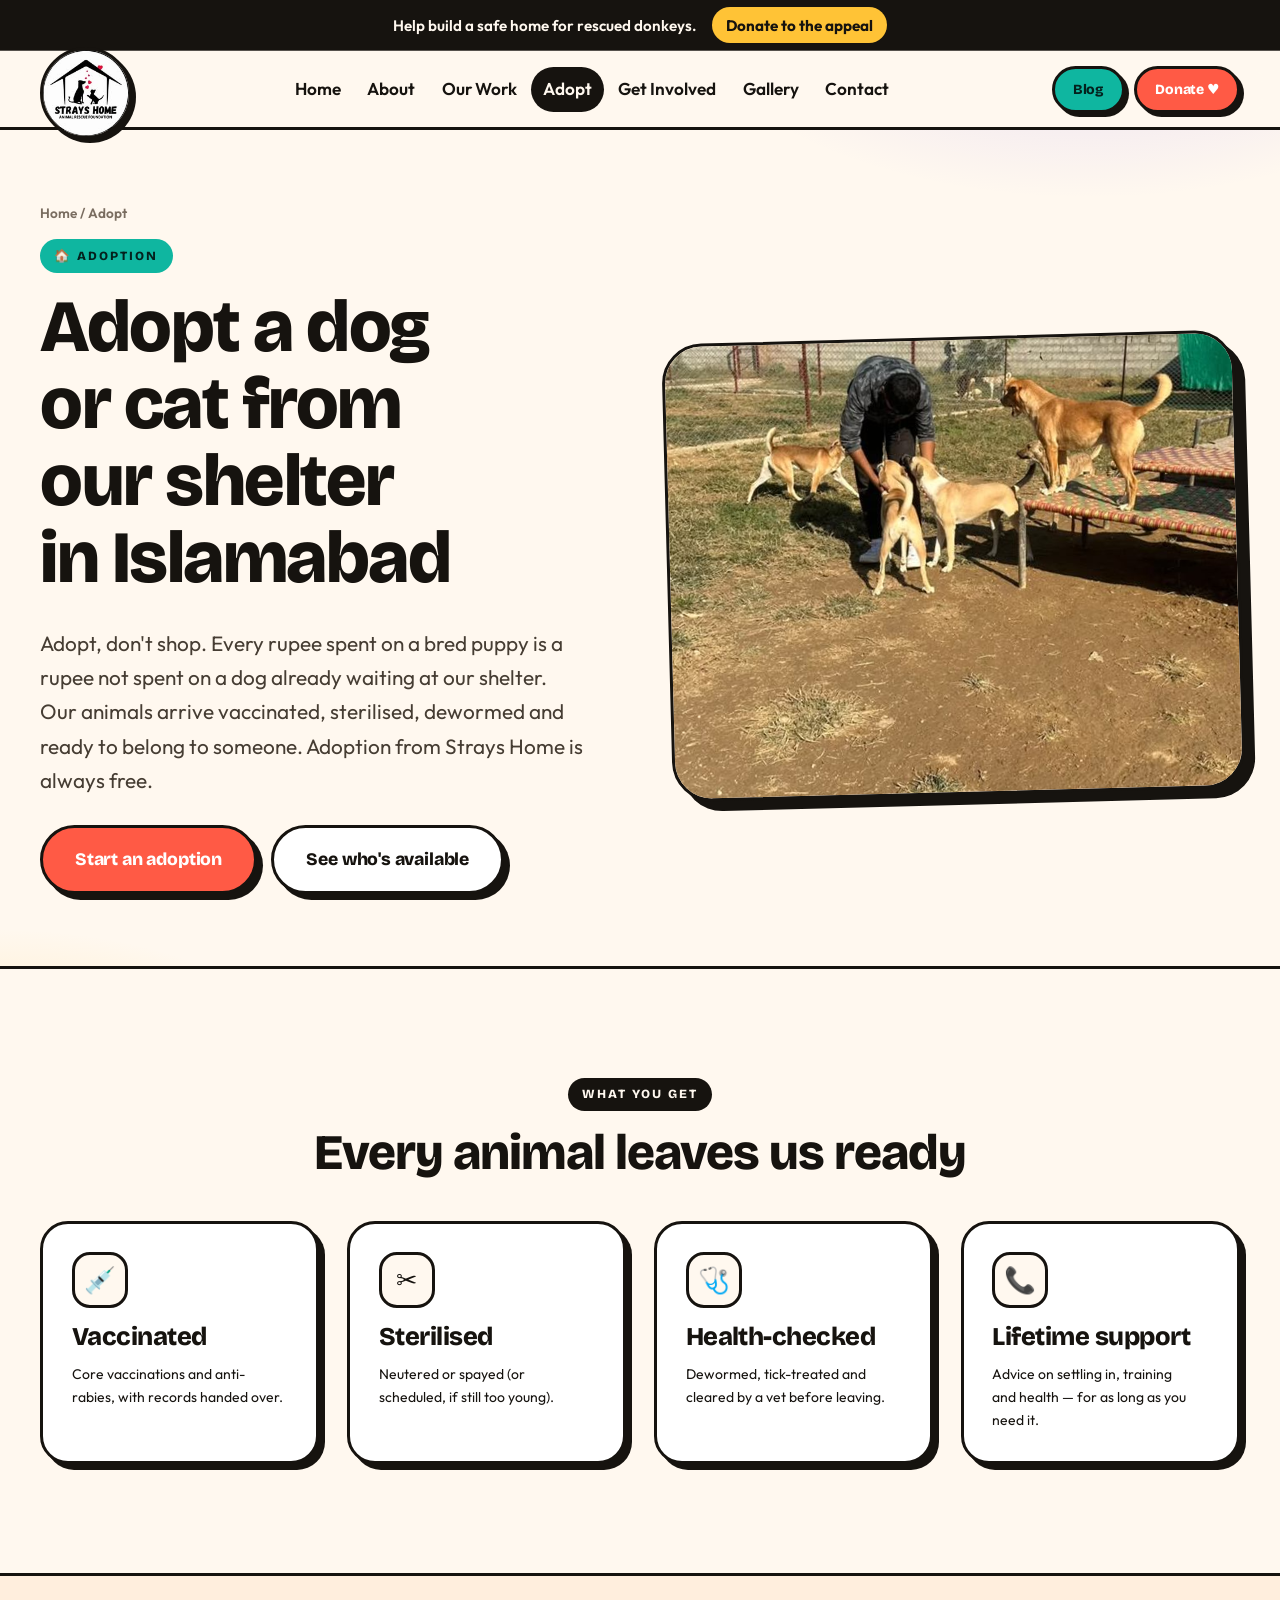
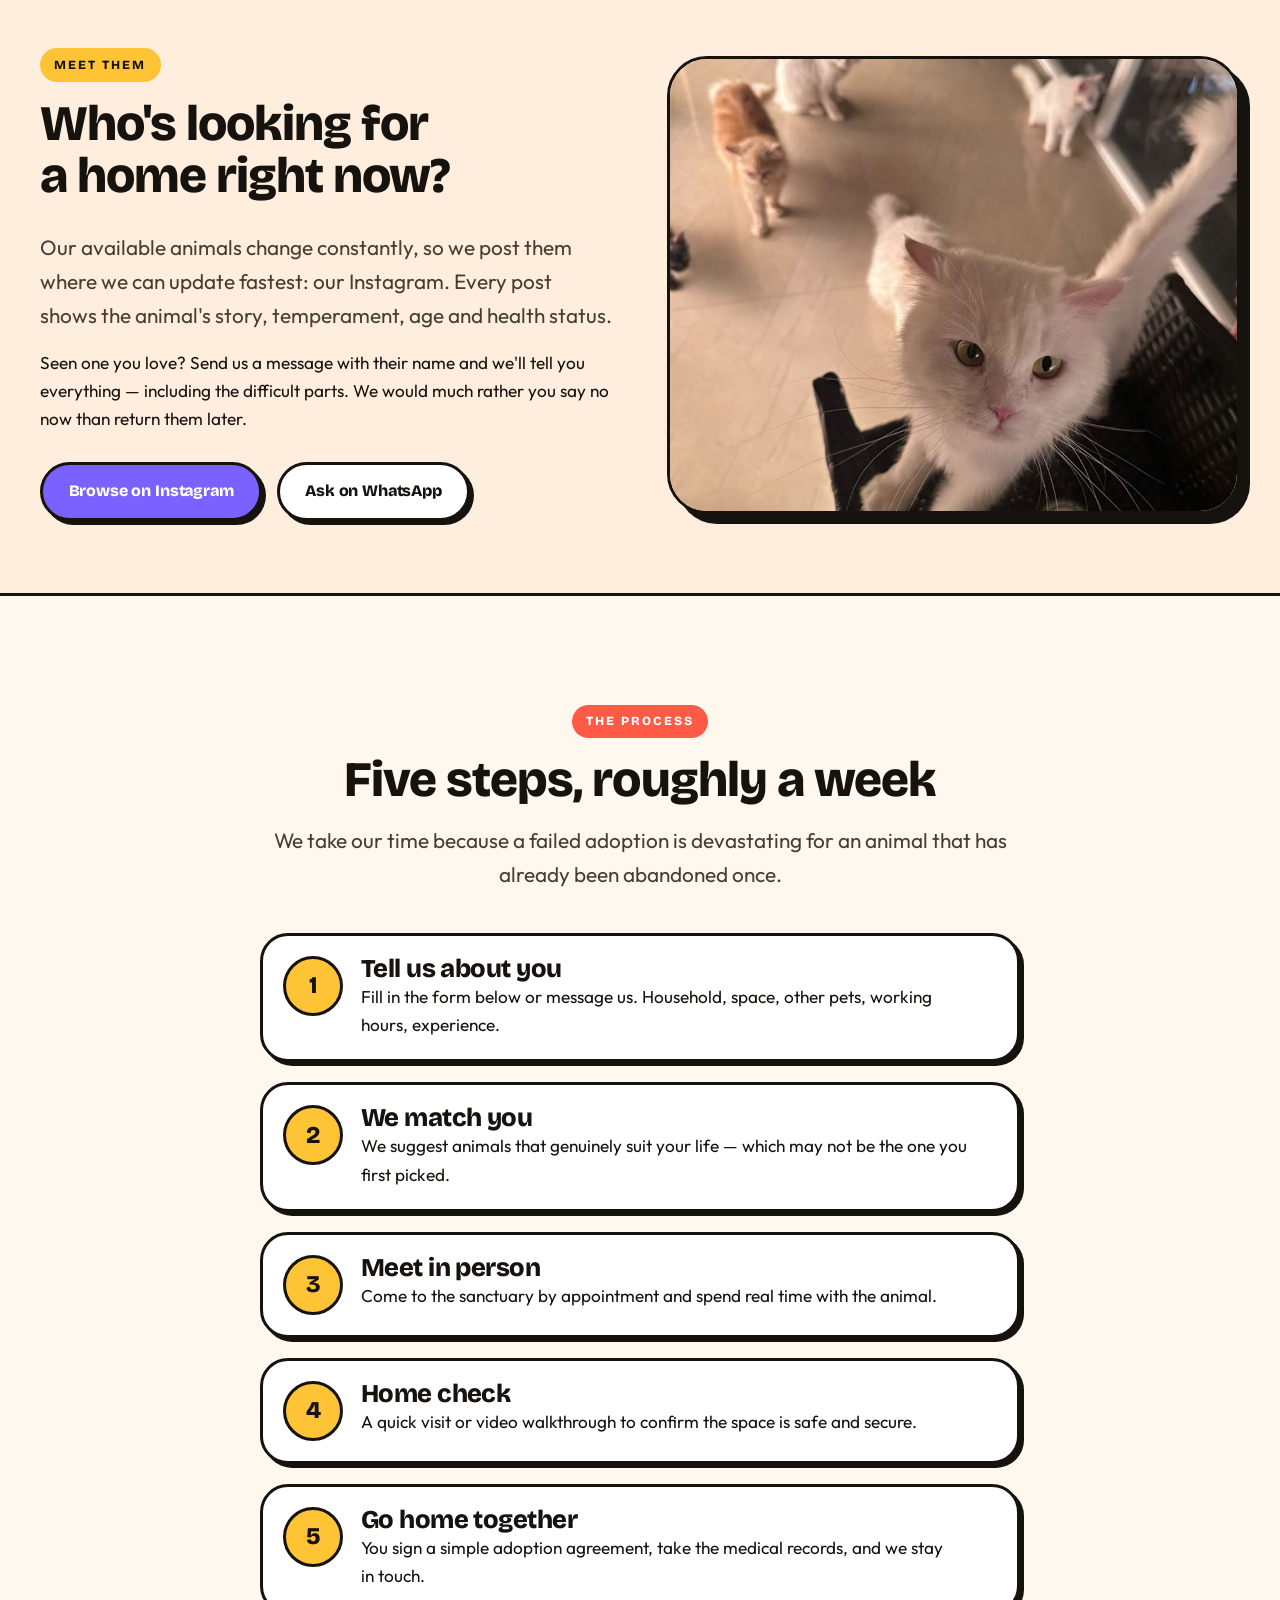
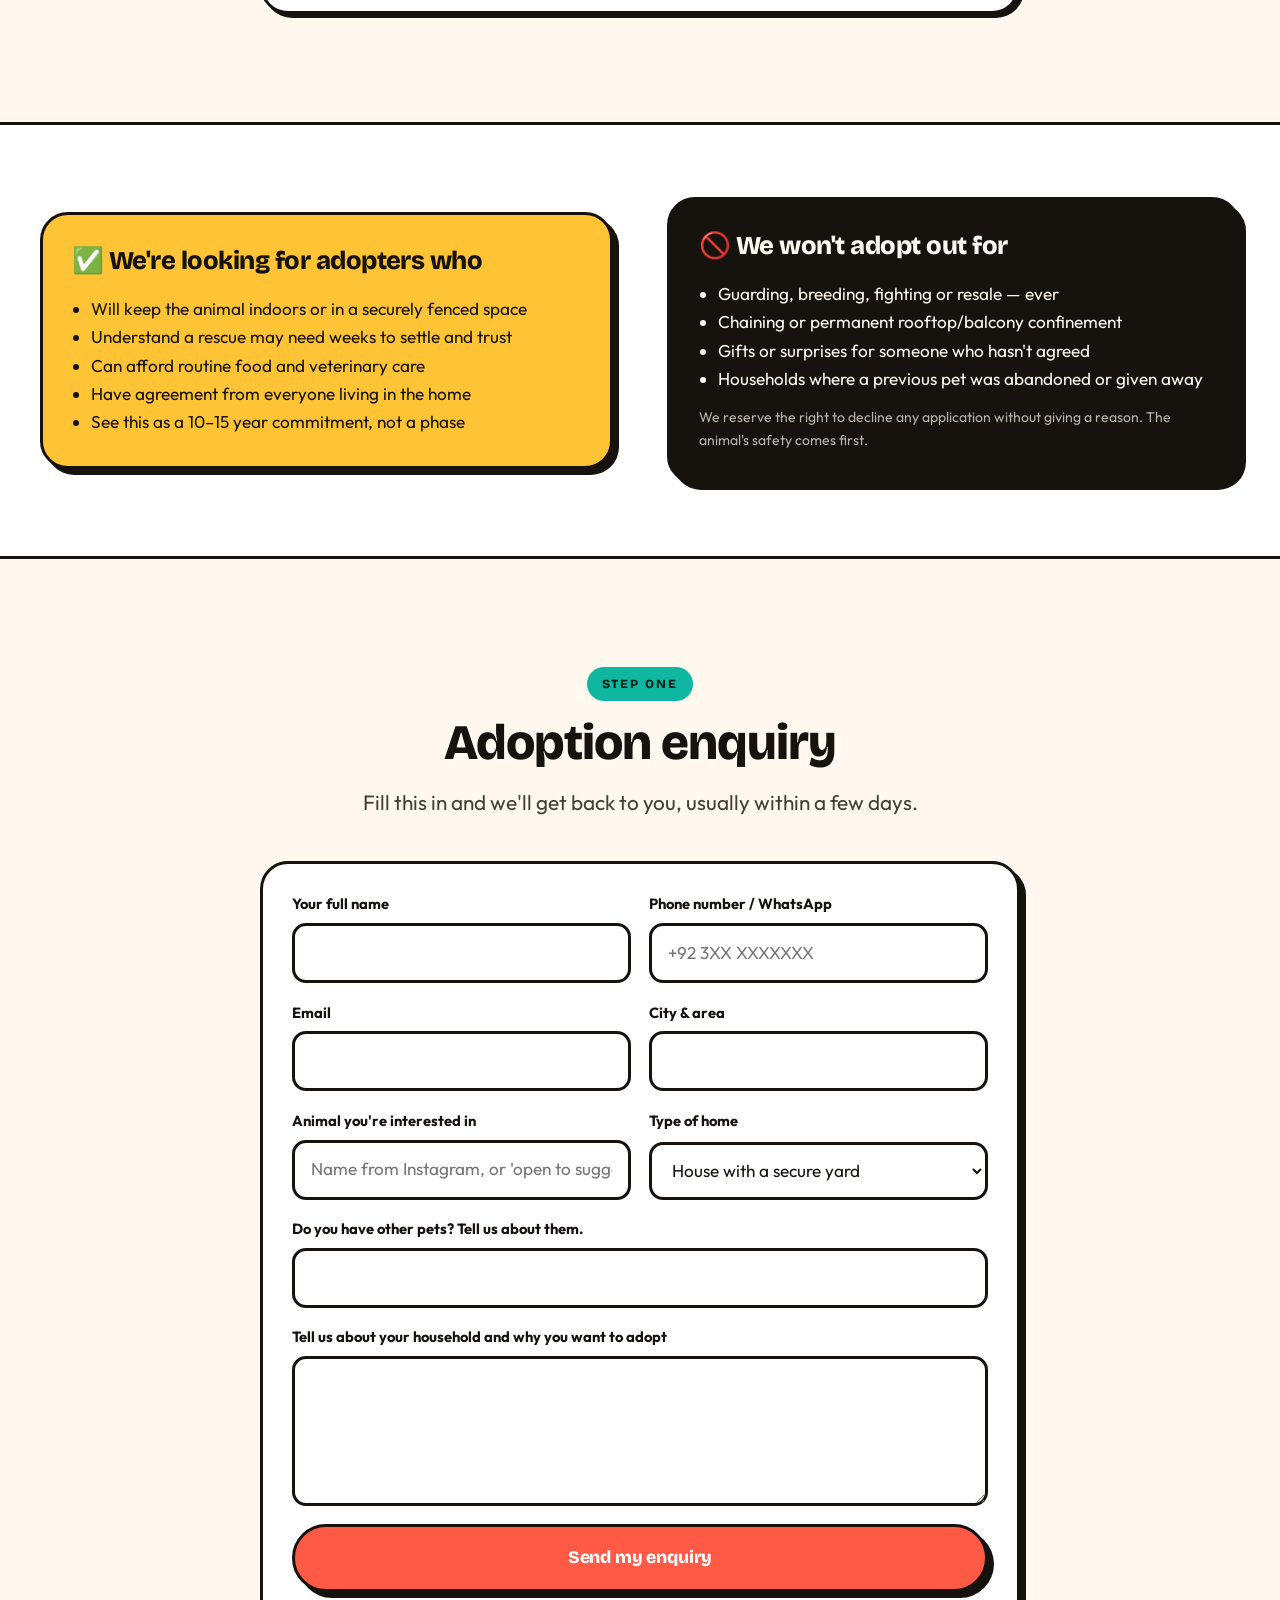
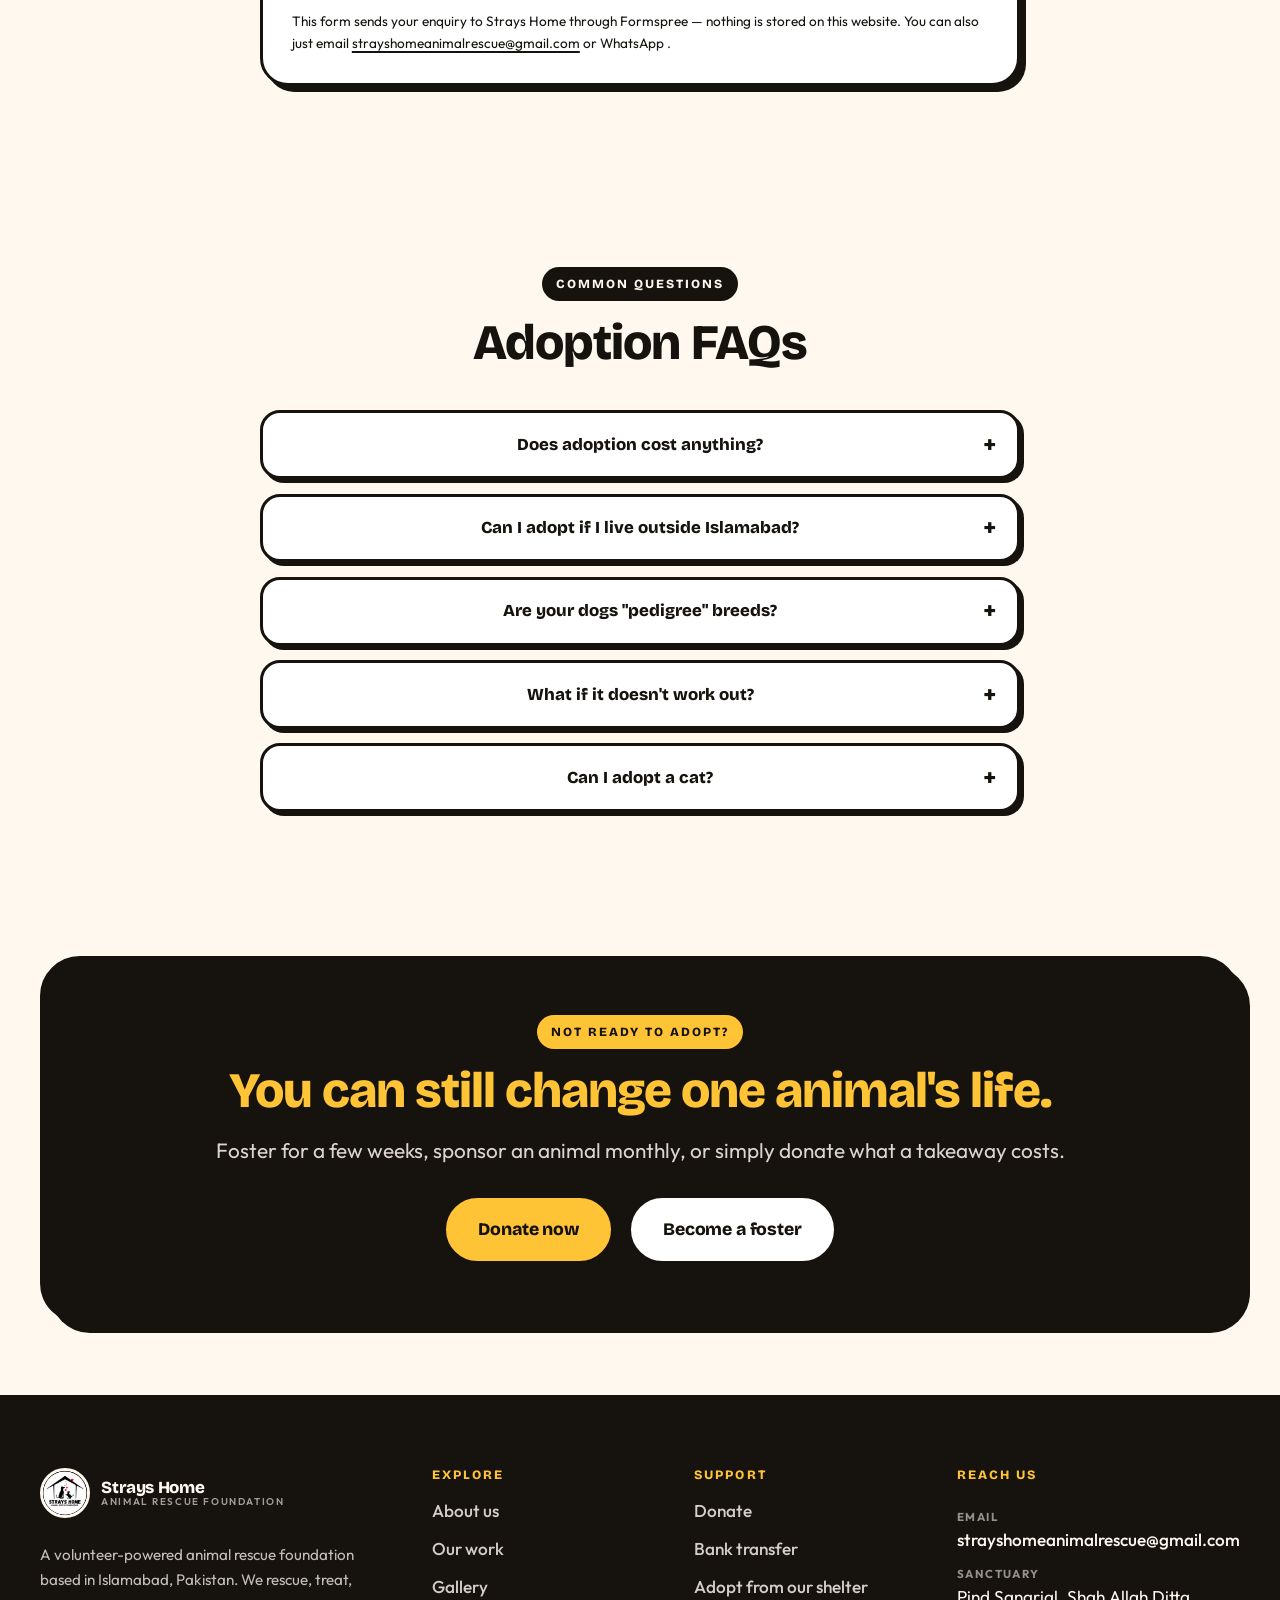
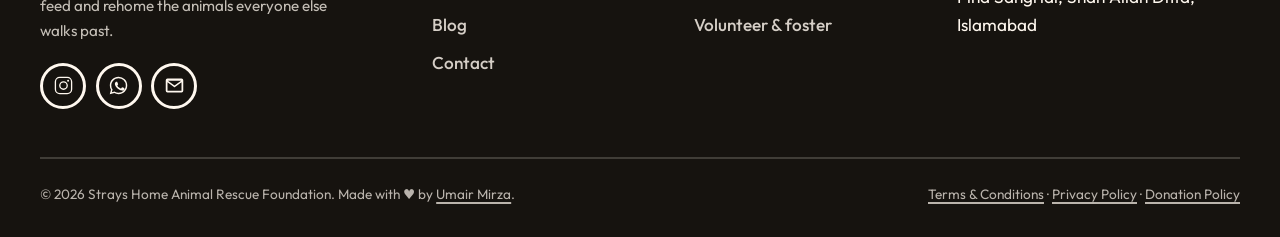
<file: adopt.html>
<!DOCTYPE html>
<html lang="en" data-base="">
<head>
<meta charset="utf-8">
<meta name="viewport" content="width=device-width, initial-scale=1">
<title>Adopt a Dog or Cat from Our Shelter in Islamabad | Strays Home</title>
<meta name="description" content="Adopt a dog or cat from our shelter in Islamabad, Pakistan. Adoption is free, and every animal leaves vaccinated, dewormed and sterilised, with lifetime support.">
<link rel="canonical" href="https://strayshome.com/adopt.html">
<meta name="robots" content="index, follow, max-image-preview:large, max-snippet:-1">
<meta name="theme-color" content="#FFF8EF">
<meta property="og:type" content="website">
<meta property="og:locale" content="en_PK">
<meta property="og:site_name" content="Strays Home Animal Rescue Foundation">
<meta property="og:title" content="Adopt a Dog or Cat from Our Shelter in Islamabad | Strays Home">
<meta property="og:description" content="Give a dog or cat from our shelter the family they have been waiting for. Adoption is free, and every animal leaves vaccinated and sterilised.">
<meta property="og:url" content="https://strayshome.com/adopt.html">
<meta property="og:image" content="https://strayshome.com/logo.jpg">
<meta name="twitter:card" content="summary_large_image">
<link rel="icon" href="logo.jpg">
<link rel="apple-touch-icon" href="logo.jpg">
<link rel="preconnect" href="https://fonts.googleapis.com">
<link rel="preconnect" href="https://fonts.gstatic.com" crossorigin>
<link href="https://fonts.googleapis.com/css2?family=Bricolage+Grotesque:opsz,wght@12..96,700;12..96,800&family=Outfit:wght@400;500;600;700&display=swap" rel="stylesheet">
<link rel="stylesheet" href="assets/css/styles.css">
<script type="application/ld+json">
{
  "@context": "https://schema.org",
  "@graph": [
    {
      "@type": "BreadcrumbList",
      "itemListElement": [
        { "@type": "ListItem", "position": 1, "name": "Home", "item": "https://strayshome.com/" },
        { "@type": "ListItem", "position": 2, "name": "Adopt", "item": "https://strayshome.com/adopt.html" }
      ]
    },
    {
      "@type": "FAQPage",
      "mainEntity": [
        {
          "@type": "Question",
          "name": "Does adopting a rescue dog or cat cost anything?",
          "acceptedAnswer": { "@type": "Answer", "text": "No. Adoption is free. If you would like to make a donation towards the animal's past medical care you are very welcome to, but it is never a condition." }
        },
        {
          "@type": "Question",
          "name": "Can I adopt if I live outside Islamabad?",
          "acceptedAnswer": { "@type": "Answer", "text": "Often yes, anywhere within Pakistan, provided we can complete a home check in person or by video and arrange safe transport. Tell us your city in the enquiry form." }
        },
        {
          "@type": "Question",
          "name": "Are your dogs pedigree breeds?",
          "acceptedAnswer": { "@type": "Answer", "text": "Mostly they are Pakistani street dogs and mixes, and they are extraordinary. Occasionally we rescue an abandoned breed dog too. We match on temperament, not appearance." }
        },
        {
          "@type": "Question",
          "name": "What if the adoption doesn't work out?",
          "acceptedAnswer": { "@type": "Answer", "text": "Talk to us first, because most problems in the first month are normal settling issues we can help with. If it genuinely cannot work, the animal comes back to us. Never rehome or release them yourself." }
        },
        {
          "@type": "Question",
          "name": "Can I adopt a cat in Islamabad?",
          "acceptedAnswer": { "@type": "Answer", "text": "Yes. We rescue and rehome cats and kittens as well as dogs. Cats are usually adopted as indoor-only." }
        }
      ]
    }
  ]
}
</script>
</head>
<body>
<a class="skip-link" href="#main">Skip to content</a>

<div class="rescue-appeal">
  <div class="wrap rescue-appeal__inner">
    <p>Help build a safe home for rescued donkeys.</p>
    <a class="rescue-appeal__link" href="donate.html#donkey-rescue">Donate to the appeal</a>
  </div>
</div>

<header class="site-header">
  <div class="wrap site-header__inner">
    <a class="brand" href="index.html">
      <img class="brand__mark" src="logo.jpg" alt="" width="50" height="50">
      <span>
        <span class="brand__name">Strays Home</span>
        <span class="brand__sub">Animal Rescue Foundation</span>
      </span>
    </a>
    <nav class="nav" id="primary-nav" aria-label="Primary">
      <a href="index.html">Home</a>
      <a href="about.html">About</a>
      <a href="our-work.html">Our Work</a>
      <a href="adopt.html">Adopt</a>
      <a href="get-involved.html">Get Involved</a>
      <a href="gallery.html">Gallery</a>
      <a href="contact.html">Contact</a>
      <a class="btn btn--sm nav__cta" href="donate.html">Donate ♥</a>
    </nav>
    <div class="header-cta">
      <a class="btn btn--sm btn--teal header-blog" href="stories/">Blog</a>
      <a class="btn btn--sm" href="donate.html">Donate ♥</a>
      <button class="nav-toggle" type="button" aria-expanded="false" aria-controls="primary-nav" aria-label="Open menu"><span></span></button>
    </div>
  </div>
</header>

<main id="main">

  <section class="page-hero">
    <div class="wrap">
      <p class="crumbs"><a href="index.html">Home</a> / Adopt</p>
      <div class="split">
        <div data-reveal>
          <span class="eyebrow eyebrow--teal">🏠 Adoption</span>
          <h1 class="mt-2">Adopt a dog or cat from our shelter in Islamabad</h1>
          <p class="lede mt-3">
            Adopt, don't shop. Every rupee spent on a bred puppy is a rupee not spent on a dog
            already waiting at our shelter. Our animals arrive vaccinated, sterilised, dewormed and
            ready to belong to someone. Adoption from Strays Home is always free.
          </p>
          <div class="btn-row mt-3">
            <a class="btn btn--lg" href="#apply">Start an adoption</a>
            <a class="btn btn--lg btn--paper" href="https://www.instagram.com/strayshomeanimalrescue" target="_blank" rel="noopener">See who's available</a>
          </div>
        </div>
        <div data-reveal data-reveal-delay="120">
          <div class="frame frame--tilt" data-photo-spot="5" data-alt="A rescued dog on its adoption day"></div>
        </div>
      </div>
    </div>
  </section>

  <!-- WHY -->
  <section class="section">
    <div class="wrap">
      <div class="section__head center" data-reveal>
        <span class="eyebrow">What you get</span>
        <h2>Every animal leaves us ready</h2>
      </div>
      <div class="grid grid--4">
        <div class="card card--hover" data-reveal><div class="card__icon">💉</div><h3>Vaccinated</h3><p class="small">Core vaccinations and anti-rabies, with records handed over.</p></div>
        <div class="card card--hover" data-reveal data-reveal-delay="70"><div class="card__icon">✂️</div><h3>Sterilised</h3><p class="small">Neutered or spayed (or scheduled, if still too young).</p></div>
        <div class="card card--hover" data-reveal data-reveal-delay="140"><div class="card__icon">🩺</div><h3>Health-checked</h3><p class="small">Dewormed, tick-treated and cleared by a vet before leaving.</p></div>
        <div class="card card--hover" data-reveal data-reveal-delay="210"><div class="card__icon">📞</div><h3>Lifetime support</h3><p class="small">Advice on settling in, training and health — for as long as you need it.</p></div>
      </div>
    </div>
  </section>

  <!-- WHERE TO SEE -->
  <section class="section section--tight" style="background:var(--cream-2);border-block:3px solid var(--ink)">
    <div class="wrap">
      <div class="split">
        <div data-reveal>
          <span class="eyebrow eyebrow--sun">Meet them</span>
          <h2 class="mt-2">Who's looking for a home right now?</h2>
          <p class="lede mt-3">
            Our available animals change constantly, so we post them where we can update fastest:
            our Instagram. Every post shows the animal's story, temperament, age and health status.
          </p>
          <p class="mt-2">
            Seen one you love? Send us a message with their name and we'll tell you everything —
            including the difficult parts. We would much rather you say no now than return them later.
          </p>
          <div class="btn-row mt-3">
            <a class="btn btn--grape" href="https://www.instagram.com/strayshomeanimalrescue" target="_blank" rel="noopener">Browse on Instagram</a>
            <a class="btn btn--paper" href="https://wa.me/923401534915" target="_blank" rel="noopener">Ask on WhatsApp</a>
          </div>
        </div>
        <div data-reveal data-reveal-delay="120">
          <div class="frame" data-photo-spot="13" data-alt="A rescued dog waiting to be adopted"></div>
        </div>
      </div>
    </div>
  </section>

  <!-- PROCESS -->
  <section class="section">
    <div class="wrap">
      <div class="section__head center" data-reveal>
        <span class="eyebrow eyebrow--coral">The process</span>
        <h2>Five steps, roughly a week</h2>
        <p class="lede mx-auto center">We take our time because a failed adoption is devastating for an animal that has already been abandoned once.</p>
      </div>
      <div class="steps wrap--narrow" data-reveal>
        <div class="step"><div><h3>Tell us about you</h3><p>Fill in the form below or message us. Household, space, other pets, working hours, experience.</p></div></div>
        <div class="step"><div><h3>We match you</h3><p>We suggest animals that genuinely suit your life — which may not be the one you first picked.</p></div></div>
        <div class="step"><div><h3>Meet in person</h3><p>Come to the sanctuary by appointment and spend real time with the animal.</p></div></div>
        <div class="step"><div><h3>Home check</h3><p>A quick visit or video walkthrough to confirm the space is safe and secure.</p></div></div>
        <div class="step"><div><h3>Go home together</h3><p>You sign a simple adoption agreement, take the medical records, and we stay in touch.</p></div></div>
      </div>
    </div>
  </section>

  <!-- ADOPTER CRITERIA -->
  <section class="section section--tight" style="background:var(--paper);border-block:3px solid var(--ink)">
    <div class="wrap">
      <div class="split">
        <div class="card card--sun" data-reveal>
          <h3>✅ We're looking for adopters who</h3>
          <ul style="padding-left:1.2rem;margin-top:.5rem">
            <li>Will keep the animal indoors or in a securely fenced space</li>
            <li>Understand a rescue may need weeks to settle and trust</li>
            <li>Can afford routine food and veterinary care</li>
            <li>Have agreement from everyone living in the home</li>
            <li>See this as a 10–15 year commitment, not a phase</li>
          </ul>
        </div>
        <div class="card card--ink" data-reveal data-reveal-delay="100">
          <h3>🚫 We won't adopt out for</h3>
          <ul style="padding-left:1.2rem;margin-top:.5rem">
            <li>Guarding, breeding, fighting or resale — ever</li>
            <li>Chaining or permanent rooftop/balcony confinement</li>
            <li>Gifts or surprises for someone who hasn't agreed</li>
            <li>Households where a previous pet was abandoned or given away</li>
          </ul>
          <p class="small" style="color:rgba(255,248,239,.7)">We reserve the right to decline any application without giving a reason. The animal's safety comes first.</p>
        </div>
      </div>
    </div>
  </section>

  <!-- FORM -->
  <section class="section" id="apply">
    <div class="wrap wrap--narrow">
      <div class="section__head center" data-reveal>
        <span class="eyebrow eyebrow--teal">Step one</span>
        <h2>Adoption enquiry</h2>
        <p class="lede mx-auto center">Fill this in and we'll get back to you, usually within a few days.</p>
      </div>

      <form class="form card" action="https://formspree.io/f/xqpaknlb" method="POST" data-formspree data-reveal>
        <input type="hidden" name="_subject" value="Adoption enquiry from the Strays Home website">
        <input type="text" name="_gotcha" tabindex="-1" autocomplete="off" hidden>
        <div class="field--row">
          <div class="field">
            <label for="ad-name">Your full name</label>
            <input id="ad-name" name="Name" type="text" autocomplete="name" required>
          </div>
          <div class="field">
            <label for="ad-phone">Phone number / WhatsApp</label>
            <input id="ad-phone" name="Phone" type="tel" autocomplete="tel" placeholder="+92 3XX XXXXXXX" required>
          </div>
        </div>
        <div class="field--row">
          <div class="field">
            <label for="ad-email">Email</label>
            <input id="ad-email" name="email" type="email" autocomplete="email" required>
          </div>
          <div class="field">
            <label for="ad-city">City &amp; area</label>
            <input id="ad-city" name="City and area" type="text" required>
          </div>
        </div>
        <div class="field--row">
          <div class="field">
            <label for="ad-animal">Animal you're interested in</label>
            <input id="ad-animal" name="Animal of interest" type="text" placeholder="Name from Instagram, or 'open to suggestions'">
          </div>
          <div class="field">
            <label for="ad-home">Type of home</label>
            <select id="ad-home" name="Type of home">
              <option>House with a secure yard</option>
              <option>House without a yard</option>
              <option>Apartment</option>
              <option>Farmhouse / large plot</option>
              <option>Other</option>
            </select>
          </div>
        </div>
        <div class="field">
          <label for="ad-pets">Do you have other pets? Tell us about them.</label>
          <input id="ad-pets" name="Other pets" type="text">
        </div>
        <div class="field">
          <label for="ad-about">Tell us about your household and why you want to adopt</label>
          <textarea id="ad-about" name="About your household" required></textarea>
        </div>
        <button class="btn btn--lg" type="submit">Send my enquiry</button>
        <p class="form__note" data-form-status>
          This form sends your enquiry to Strays Home through Formspree — nothing is stored on this
          website. You can also just email <a href="mailto:strayshomeanimalrescue@gmail.com">strayshomeanimalrescue@gmail.com</a>
          or WhatsApp <a href="https://wa.me/923401534915" target="_blank" rel="noopener"></a>.
        </p>
      </form>
    </div>
  </section>

  <!-- FAQ -->
  <section class="section section--tight">
    <div class="wrap wrap--narrow">
      <div class="section__head center" data-reveal>
        <span class="eyebrow">Common questions</span>
        <h2>Adoption FAQs</h2>
      </div>
      <div class="faq" data-reveal>
        <details>
          <summary>Does adoption cost anything?</summary>
          <p>No. Adoption is free. If you'd like to make a donation towards the animal's past medical care you're very welcome to, but it is never a condition.</p>
        </details>
        <details>
          <summary>Can I adopt if I live outside Islamabad?</summary>
          <p>Often yes, within Pakistan, provided we can complete a home check (in person or by video) and arrange safe transport. Tell us your city in the form.</p>
        </details>
        <details>
          <summary>Are your dogs "pedigree" breeds?</summary>
          <p>Mostly they are Pakistani street dogs and mixes — and they are extraordinary. Occasionally we rescue an abandoned breed dog too. We match on temperament, not appearance.</p>
        </details>
        <details>
          <summary>What if it doesn't work out?</summary>
          <p>Talk to us first — most problems in the first month are normal settling issues we can help with. If it genuinely can't work, the animal comes back to us. Never rehome or release them yourself.</p>
        </details>
        <details>
          <summary>Can I adopt a cat?</summary>
          <p>Yes. We rescue and rehome cats and kittens as well as dogs. Cats are usually adopted as indoor-only.</p>
        </details>
      </div>
    </div>
  </section>

  <section class="section section--tight">
    <div class="wrap">
      <div class="cta-band" data-reveal>
        <span class="eyebrow eyebrow--sun">Not ready to adopt?</span>
        <h2 class="mt-2">You can still change one animal's life.</h2>
        <p class="lede mt-2" style="color:rgba(255,248,239,.85)">Foster for a few weeks, sponsor an animal monthly, or simply donate what a takeaway costs.</p>
        <div class="btn-row mt-3">
          <a class="btn btn--lg btn--sun" href="donate.html">Donate now</a>
          <a class="btn btn--lg btn--paper" href="get-involved.html#foster">Become a foster</a>
        </div>
      </div>
    </div>
  </section>

</main>

<footer class="site-footer">
  <div class="wrap">
    <div class="footer__grid">
      <div>
        <a class="brand" href="index.html">
          <img class="brand__mark" src="logo.jpg" alt="" width="50" height="50">
          <span>
            <span class="brand__name">Strays Home</span>
            <span class="brand__sub">Animal Rescue Foundation</span>
          </span>
        </a>
        <p class="footer__about mt-2">
          A volunteer-powered animal rescue foundation based in Islamabad, Pakistan. We rescue,
          treat, feed and rehome the animals everyone else walks past.
        </p>
        <div class="socials">
          <a href="https://www.instagram.com/strayshomeanimalrescue" target="_blank" rel="noopener" aria-label="Strays Home on Instagram">
            <svg viewBox="0 0 24 24" aria-hidden="true"><path d="M7.75 2h8.5A5.75 5.75 0 0 1 22 7.75v8.5A5.75 5.75 0 0 1 16.25 22h-8.5A5.75 5.75 0 0 1 2 16.25v-8.5A5.75 5.75 0 0 1 7.75 2Zm0 1.5A4.25 4.25 0 0 0 3.5 7.75v8.5a4.25 4.25 0 0 0 4.25 4.25h8.5a4.25 4.25 0 0 0 4.25-4.25v-8.5A4.25 4.25 0 0 0 16.25 3.5h-8.5ZM12 7a5 5 0 1 1 0 10 5 5 0 0 1 0-10Zm0 1.5a3.5 3.5 0 1 0 0 7 3.5 3.5 0 0 0 0-7Zm5.25-.88a1.12 1.12 0 1 1 0-2.25 1.12 1.12 0 0 1 0 2.25Z"/></svg>
          </a>
          <a href="https://wa.me/923401534915" target="_blank" rel="noopener" aria-label="Message Strays Home on WhatsApp">
            <svg viewBox="0 0 24 24" aria-hidden="true"><path d="M12.04 2c-5.5 0-9.96 4.46-9.96 9.96 0 1.76.46 3.48 1.34 5L2 22l5.2-1.36a9.9 9.9 0 0 0 4.84 1.24c5.5 0 9.96-4.46 9.96-9.96 0-2.66-1.04-5.16-2.92-7.04A9.88 9.88 0 0 0 12.04 2Zm0 1.68c2.22 0 4.3.86 5.87 2.43a8.25 8.25 0 0 1 2.43 5.87c0 4.57-3.72 8.28-8.3 8.28a8.28 8.28 0 0 1-4.22-1.16l-.3-.18-3.13.82.84-3.05-.2-.31a8.24 8.24 0 0 1-1.27-4.4c0-4.57 3.72-8.3 8.28-8.3Zm-2.5 4.1c-.18 0-.47.07-.72.34-.25.27-.95.93-.95 2.26 0 1.33.97 2.62 1.11 2.8.14.18 1.9 2.9 4.62 3.97 2.26.89 2.72.71 3.21.67.49-.05 1.58-.65 1.8-1.27.22-.63.22-1.16.16-1.27-.07-.11-.25-.18-.52-.31-.27-.14-1.58-.78-1.83-.87-.24-.09-.42-.13-.6.14-.18.27-.68.87-.84 1.05-.15.18-.31.2-.58.07-.27-.14-1.13-.42-2.15-1.33-.8-.71-1.33-1.58-1.49-1.85-.16-.27-.02-.42.12-.55.12-.12.27-.31.4-.47.14-.16.18-.27.27-.45.09-.18.05-.34-.02-.47-.07-.14-.6-1.45-.82-1.98-.22-.52-.44-.45-.6-.46h-.51Z"/></svg>
          </a>
          <a href="mailto:strayshomeanimalrescue@gmail.com" aria-label="Email Strays Home">
            <svg viewBox="0 0 24 24" aria-hidden="true"><path d="M2 6a2 2 0 0 1 2-2h16a2 2 0 0 1 2 2v12a2 2 0 0 1-2 2H4a2 2 0 0 1-2-2V6Zm2.4.5L12 12l7.6-5.5H4.4ZM20 8.3l-7.42 5.36a1 1 0 0 1-1.16 0L4 8.3V18h16V8.3Z"/></svg>
          </a>
          
        </div>
      </div>
      <div>
        <h4>Explore</h4>
        <ul class="footer__links">
          <li><a href="about.html">About us</a></li>
          <li><a href="our-work.html">Our work</a></li>
          <li><a href="gallery.html">Gallery</a></li>
          <li><a href="stories/">Blog</a></li>
          <li><a href="contact.html">Contact</a></li>
        </ul>
      </div>
      <div>
        <h4>Support</h4>
        <ul class="footer__links">
          <li><a href="donate.html">Donate</a></li>
          <li><a href="donate.html#bank">Bank transfer</a></li>
          <li><a href="adopt.html">Adopt from our shelter</a></li>
          <li><a href="get-involved.html">Volunteer &amp; foster</a></li>
        </ul>
      </div>
      <div>
        <h4>Reach us</h4>
        <ul class="footer__links footer__links--contact">
          <li></li>
          <li><strong>Email</strong><a href="mailto:strayshomeanimalrescue@gmail.com">strayshomeanimalrescue@gmail.com</a></li>
          <li><strong>Sanctuary</strong>Pind Sangrial, Shah Allah Ditta, Islamabad</li>
        </ul>
      </div>
    </div>
    <div class="footer__bottom">
      <p>© <span data-year>2026</span> Strays Home Animal Rescue Foundation. Made with ♥ by <a href="https://www.linkedin.com/in/umair-m/" target="_blank" rel="noopener">Umair Mirza</a>.</p>
      <p>
        <a href="terms.html">Terms &amp; Conditions</a> ·
        <a href="privacy.html">Privacy Policy</a> ·
        <a href="donate.html#transparency">Donation Policy</a>
      </p>
    </div>
  </div>
</footer>

<button class="to-top" type="button" aria-label="Back to top">↑</button>

<div class="donate-bar">
  <a class="btn btn--sm" href="donate.html">Donate ♥</a>
</div>

<div class="lightbox" hidden role="dialog" aria-modal="true" aria-label="Photo viewer">
  <button class="lightbox__close" type="button" aria-label="Close photo">✕</button>
  <div class="lightbox__inner"><p class="lightbox__cap"></p></div>
</div>

<script src="assets/js/main.js" defer></script>
</body>
</html>
</file>
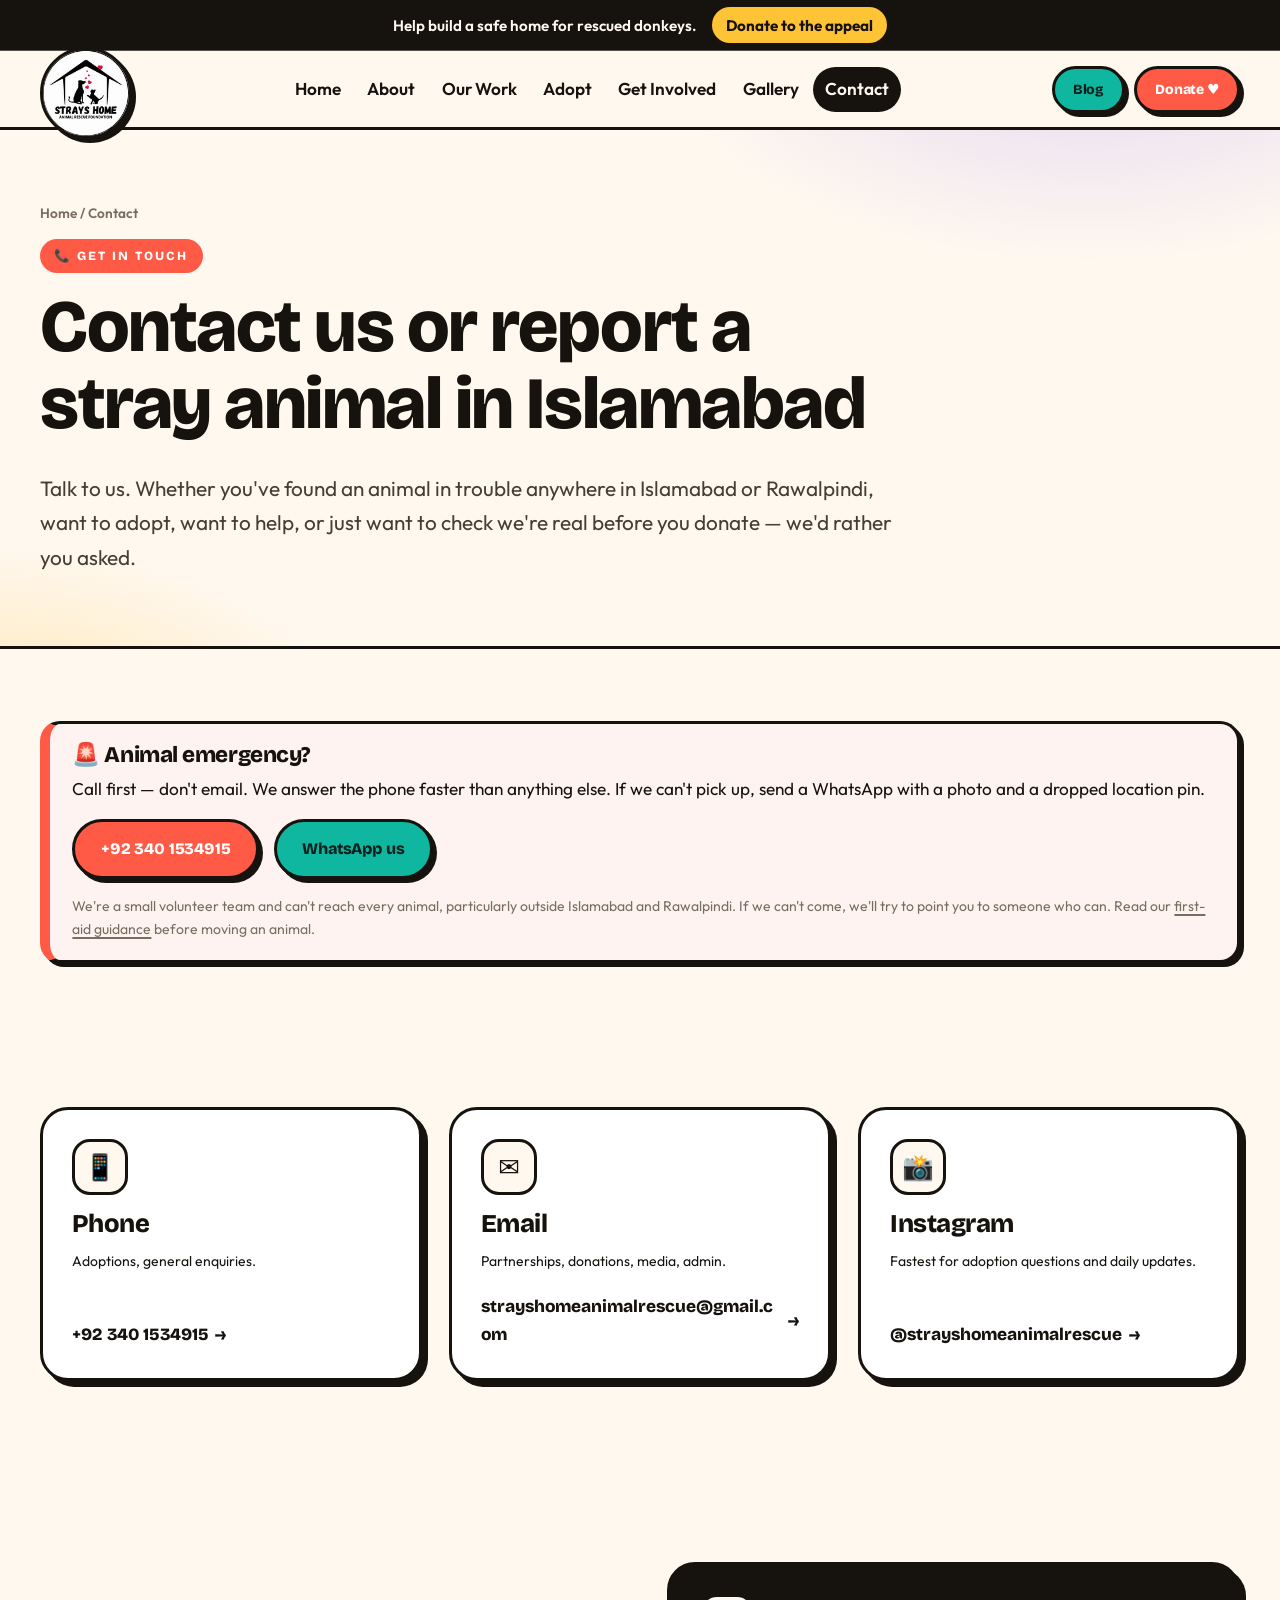
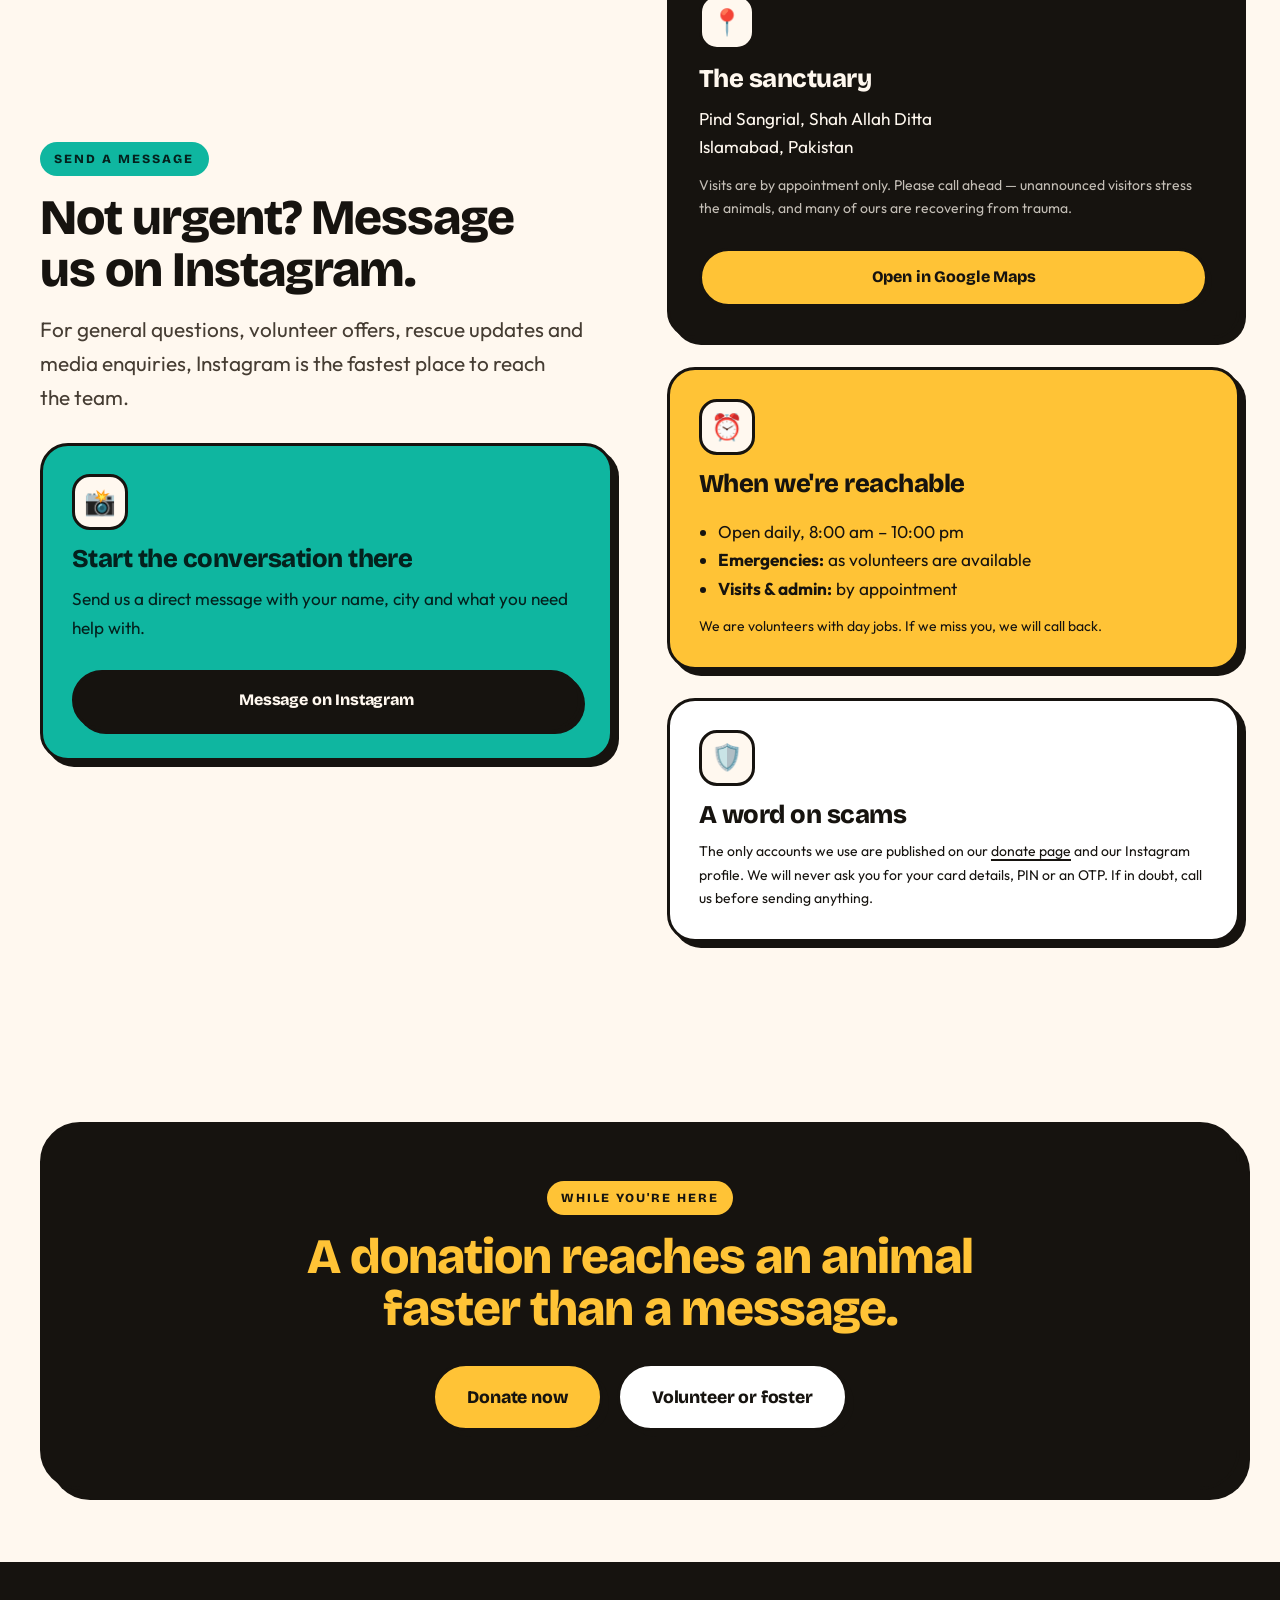
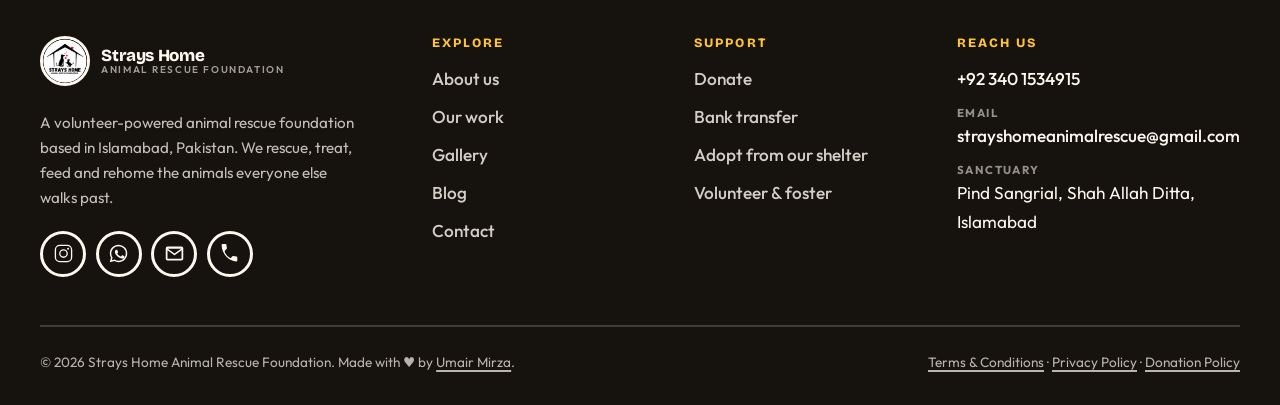
<file: contact.html>
<!DOCTYPE html>
<html lang="en" data-base="">
<head>
<meta charset="utf-8">
<meta name="viewport" content="width=device-width, initial-scale=1">
<title>Report a Stray Animal in Islamabad | Contact Strays Home</title>
<meta name="description" content="Report an injured or abandoned stray animal in Islamabad. Call +92 340 1534915 or email strayshomeanimalrescue@gmail.com.">
<link rel="canonical" href="https://strayshome.com/contact.html">
<meta name="robots" content="index, follow, max-image-preview:large, max-snippet:-1">
<meta name="theme-color" content="#FFF8EF">
<meta name="geo.region" content="PK-IS">
<meta name="geo.placename" content="Islamabad, Pakistan">
<meta name="geo.position" content="33.7167;72.9333">
<meta name="ICBM" content="33.7167, 72.9333">
<meta property="og:type" content="website">
<meta property="og:locale" content="en_PK">
<meta property="og:site_name" content="Strays Home Animal Rescue Foundation">
<meta property="og:title" content="Report a Stray Animal in Islamabad | Contact Strays Home">
<meta property="og:description" content="Phone, email and sanctuary address for Strays Home Animal Rescue Foundation, Islamabad.">
<meta property="og:url" content="https://strayshome.com/contact.html">
<meta property="og:image" content="https://strayshome.com/logo.jpg">
<meta name="twitter:card" content="summary_large_image">
<link rel="icon" href="logo.jpg">
<link rel="apple-touch-icon" href="logo.jpg">
<link rel="preconnect" href="https://fonts.googleapis.com">
<link rel="preconnect" href="https://fonts.gstatic.com" crossorigin>
<link href="https://fonts.googleapis.com/css2?family=Bricolage+Grotesque:opsz,wght@12..96,700;12..96,800&family=Outfit:wght@400;500;600;700&display=swap" rel="stylesheet">
<link rel="stylesheet" href="assets/css/styles.css">
<script type="application/ld+json">
{
  "@context": "https://schema.org",
  "@graph": [
    {
      "@type": "BreadcrumbList",
      "itemListElement": [
        { "@type": "ListItem", "position": 1, "name": "Home", "item": "https://strayshome.com/" },
        { "@type": "ListItem", "position": 2, "name": "Contact", "item": "https://strayshome.com/contact.html" }
      ]
    },
    {
      "@type": ["AnimalShelter", "NGO"],
      "@id": "https://strayshome.com/#organization",
      "name": "Strays Home Animal Rescue Foundation",
      "url": "https://strayshome.com/",
      "image": "https://strayshome.com/logo.jpg",
      "logo": "https://strayshome.com/logo.jpg",
      "description": "Volunteer-run animal shelter and stray animal rescue in Islamabad, Pakistan. Call us to report an injured, sick or abandoned street animal.",
      "email": "strayshomeanimalrescue@gmail.com",
      "telephone": "+92-340-1534915",
      "priceRange": "Free",
      "address": {
        "@type": "PostalAddress",
        "streetAddress": "Pind Sangrial, Shah Allah Ditta",
        "addressLocality": "Islamabad",
        "addressRegion": "Islamabad Capital Territory",
        "addressCountry": "PK"
      },
      "geo": { "@type": "GeoCoordinates", "latitude": 33.7167, "longitude": 72.9333 },
      "hasMap": "https://www.google.com/maps/search/?api=1&query=Pind+Sangrial+Shah+Allah+Ditta+Islamabad",
      "areaServed": [
        { "@type": "City", "name": "Islamabad" },
        { "@type": "City", "name": "Rawalpindi" },
        { "@type": "Country", "name": "Pakistan" }
      ],
      "openingHoursSpecification": [
        {
          "@type": "OpeningHoursSpecification",
          "dayOfWeek": ["Monday","Tuesday","Wednesday","Thursday","Friday","Saturday","Sunday"],
          "description": "Volunteer support. Sanctuary visits by appointment."
        }
      ],
      "contactPoint": [
        {
          "@type": "ContactPoint",
          "contactType": "Animal support",
          "telephone": "+92-340-1534915",
          "email": "strayshomeanimalrescue@gmail.com",
          "availableLanguage": ["English", "Urdu"],
          "areaServed": "PK"
        }
      ],
      "sameAs": [
        "https://www.instagram.com/strayshomeanimalrescue",
        "https://www.gofundme.com/f/help-strays-home-compassion-for-animals-in-need"
      ]
    }
  ]
}
</script>
</head>
<body>
<a class="skip-link" href="#main">Skip to content</a>

<div class="rescue-appeal">
  <div class="wrap rescue-appeal__inner">
    <p>Help build a safe home for rescued donkeys.</p>
    <a class="rescue-appeal__link" href="donate.html#donkey-rescue">Donate to the appeal</a>
  </div>
</div>

<header class="site-header">
  <div class="wrap site-header__inner">
    <a class="brand" href="index.html">
      <img class="brand__mark" src="logo.jpg" alt="" width="50" height="50">
      <span>
        <span class="brand__name">Strays Home</span>
        <span class="brand__sub">Animal Rescue Foundation</span>
      </span>
    </a>
    <nav class="nav" id="primary-nav" aria-label="Primary">
      <a href="index.html">Home</a>
      <a href="about.html">About</a>
      <a href="our-work.html">Our Work</a>
      <a href="adopt.html">Adopt</a>
      <a href="get-involved.html">Get Involved</a>
      <a href="gallery.html">Gallery</a>
      <a href="contact.html">Contact</a>
      <a class="btn btn--sm nav__cta" href="donate.html">Donate ♥</a>
    </nav>
    <div class="header-cta">
      <a class="btn btn--sm btn--teal header-blog" href="stories/">Blog</a>
      <a class="btn btn--sm" href="donate.html">Donate ♥</a>
      <button class="nav-toggle" type="button" aria-expanded="false" aria-controls="primary-nav" aria-label="Open menu"><span></span></button>
    </div>
  </div>
</header>

<main id="main">

  <section class="page-hero">
    <div class="wrap">
      <p class="crumbs"><a href="index.html">Home</a> / Contact</p>
      <span class="eyebrow eyebrow--coral">📞 Get in touch</span>
      <h1 class="mt-2">Contact us or report a stray animal in Islamabad</h1>
      <p class="lede mt-3">
        Talk to us. Whether you've found an animal in trouble anywhere in Islamabad or Rawalpindi,
        want to adopt, want to help, or just want to check we're real before you donate — we'd
        rather you asked.
      </p>
    </div>
  </section>

  <!-- EMERGENCY -->
  <section class="section section--tight">
    <div class="wrap">
      <div class="callout callout--warn" data-reveal>
        <h2 style="font-size:1.4rem">🚨 Animal emergency?</h2>
        <p class="mt-1">
          Call first — don't email. We answer the phone faster than anything else. If we can't
          pick up, send a WhatsApp with a photo and a dropped location pin.
        </p>
        <div class="btn-row mt-2">
          <a class="btn" href="tel:+923401534915">+92 340 1534915</a>
          <a class="btn btn--teal" href="https://wa.me/923401534915" target="_blank" rel="noopener">WhatsApp us</a>
        </div>
        <p class="small muted mt-2">
          We're a small volunteer team and can't reach every animal, particularly outside Islamabad
          and Rawalpindi. If we can't come, we'll try to point you to someone who can.
          Read our <a href="our-work.html#report-an-animal">first-aid guidance</a> before moving an animal.
        </p>
      </div>
    </div>
  </section>

  <!-- CONTACT GRID -->
  <section class="section section--tight">
    <div class="wrap">
      <div class="grid grid--4">
        <div class="card card--hover" data-reveal>
          <div class="card__icon">📱</div>
          <h3>Phone</h3>
          <p class="small">Adoptions, general enquiries.</p>
          <a class="card__link" href="tel:+923401534915">+92 340 1534915</a>
        </div>
        <div class="card card--hover" data-reveal data-reveal-delay="70">
          <div class="card__icon">✉️</div>
          <h3>Email</h3>
          <p class="small">Partnerships, donations, media, admin.</p>
          <a class="card__link" href="mailto:strayshomeanimalrescue@gmail.com">strayshomeanimalrescue@gmail.com</a>
        </div>
        <div class="card card--hover" data-reveal data-reveal-delay="210">
          <div class="card__icon">📸</div>
          <h3>Instagram</h3>
          <p class="small">Fastest for adoption questions and daily updates.</p>
          <a class="card__link" href="https://www.instagram.com/strayshomeanimalrescue" target="_blank" rel="noopener">@strayshomeanimalrescue</a>
        </div>
      </div>
    </div>
  </section>

  <!-- FORM + LOCATION -->
  <section class="section">
    <div class="wrap">
      <div class="split">
        <div data-reveal>
          <span class="eyebrow eyebrow--teal">Send a message</span>
          <h2 class="mt-2">Not urgent? Message us on Instagram.</h2>
          <p class="lede mt-2">For general questions, volunteer offers, rescue updates and media enquiries, Instagram is the fastest place to reach the team.</p>
          <div class="card card--teal mt-3">
            <div class="card__icon">📸</div>
            <h3>Start the conversation there</h3>
            <p>Send us a direct message with your name, city and what you need help with.</p>
            <a class="btn btn--ink mt-2" href="https://www.instagram.com/strayshomeanimalrescue" target="_blank" rel="noopener">Message on Instagram</a>
          </div>
        </div>

        <div data-reveal data-reveal-delay="120">
          <div class="card card--ink">
            <div class="card__icon">📍</div>
            <h3>The sanctuary</h3>
            <p>Pind Sangrial, Shah Allah Ditta<br>Islamabad, Pakistan</p>
            <p class="small" style="color:rgba(255,248,239,.75)">
              Visits are by appointment only. Please call ahead — unannounced visitors stress the
              animals, and many of ours are recovering from trauma.
            </p>
            <a class="btn btn--sun mt-2" href="https://www.google.com/maps/search/?api=1&amp;query=Pind+Sangrial+Shah+Allah+Ditta+Islamabad" target="_blank" rel="noopener">Open in Google Maps</a>
          </div>

          <div class="card card--sun mt-3">
            <div class="card__icon">⏰</div>
            <h3>When we're reachable</h3>
            <ul style="padding-left:1.2rem;margin-top:.5rem">
              <li>Open daily, 8:00 am – 10:00 pm</li>
              <li><strong>Emergencies:</strong> as volunteers are available</li>
              <li><strong>Visits &amp; admin:</strong> by appointment</li>
            </ul>
            <p class="small">We are volunteers with day jobs. If we miss you, we will call back.</p>
          </div>

          <div class="card mt-3">
            <div class="card__icon">🛡️</div>
            <h3>A word on scams</h3>
            <p class="small">
              The only accounts we use are published on our <a href="donate.html">donate page</a> and
              our Instagram profile. We will never ask you for your card details, PIN or an OTP.
              If in doubt, call us before sending anything.
            </p>
          </div>
        </div>
      </div>
    </div>
  </section>

  <section class="section section--tight">
    <div class="wrap">
      <div class="cta-band" data-reveal>
        <span class="eyebrow eyebrow--sun">While you're here</span>
        <h2 class="mt-2">A donation reaches an animal faster than a message.</h2>
        <div class="btn-row mt-3">
          <a class="btn btn--lg btn--sun" href="donate.html">Donate now</a>
          <a class="btn btn--lg btn--paper" href="get-involved.html">Volunteer or foster</a>
        </div>
      </div>
    </div>
  </section>

</main>

<footer class="site-footer">
  <div class="wrap">
    <div class="footer__grid">
      <div>
        <a class="brand" href="index.html">
          <img class="brand__mark" src="logo.jpg" alt="" width="50" height="50">
          <span>
            <span class="brand__name">Strays Home</span>
            <span class="brand__sub">Animal Rescue Foundation</span>
          </span>
        </a>
        <p class="footer__about mt-2">
          A volunteer-powered animal rescue foundation based in Islamabad, Pakistan. We rescue,
          treat, feed and rehome the animals everyone else walks past.
        </p>
        <div class="socials">
          <a href="https://www.instagram.com/strayshomeanimalrescue" target="_blank" rel="noopener" aria-label="Strays Home on Instagram">
            <svg viewBox="0 0 24 24" aria-hidden="true"><path d="M7.75 2h8.5A5.75 5.75 0 0 1 22 7.75v8.5A5.75 5.75 0 0 1 16.25 22h-8.5A5.75 5.75 0 0 1 2 16.25v-8.5A5.75 5.75 0 0 1 7.75 2Zm0 1.5A4.25 4.25 0 0 0 3.5 7.75v8.5a4.25 4.25 0 0 0 4.25 4.25h8.5a4.25 4.25 0 0 0 4.25-4.25v-8.5A4.25 4.25 0 0 0 16.25 3.5h-8.5ZM12 7a5 5 0 1 1 0 10 5 5 0 0 1 0-10Zm0 1.5a3.5 3.5 0 1 0 0 7 3.5 3.5 0 0 0 0-7Zm5.25-.88a1.12 1.12 0 1 1 0-2.25 1.12 1.12 0 0 1 0 2.25Z"/></svg>
          </a>
          <a href="https://wa.me/923401534915" target="_blank" rel="noopener" aria-label="Message Strays Home on WhatsApp">
            <svg viewBox="0 0 24 24" aria-hidden="true"><path d="M12.04 2c-5.5 0-9.96 4.46-9.96 9.96 0 1.76.46 3.48 1.34 5L2 22l5.2-1.36a9.9 9.9 0 0 0 4.84 1.24c5.5 0 9.96-4.46 9.96-9.96 0-2.66-1.04-5.16-2.92-7.04A9.88 9.88 0 0 0 12.04 2Zm0 1.68c2.22 0 4.3.86 5.87 2.43a8.25 8.25 0 0 1 2.43 5.87c0 4.57-3.72 8.28-8.3 8.28a8.28 8.28 0 0 1-4.22-1.16l-.3-.18-3.13.82.84-3.05-.2-.31a8.24 8.24 0 0 1-1.27-4.4c0-4.57 3.72-8.3 8.28-8.3Zm-2.5 4.1c-.18 0-.47.07-.72.34-.25.27-.95.93-.95 2.26 0 1.33.97 2.62 1.11 2.8.14.18 1.9 2.9 4.62 3.97 2.26.89 2.72.71 3.21.67.49-.05 1.58-.65 1.8-1.27.22-.63.22-1.16.16-1.27-.07-.11-.25-.18-.52-.31-.27-.14-1.58-.78-1.83-.87-.24-.09-.42-.13-.6.14-.18.27-.68.87-.84 1.05-.15.18-.31.2-.58.07-.27-.14-1.13-.42-2.15-1.33-.8-.71-1.33-1.58-1.49-1.85-.16-.27-.02-.42.12-.55.12-.12.27-.31.4-.47.14-.16.18-.27.27-.45.09-.18.05-.34-.02-.47-.07-.14-.6-1.45-.82-1.98-.22-.52-.44-.45-.6-.46h-.51Z"/></svg>
          </a>
          <a href="mailto:strayshomeanimalrescue@gmail.com" aria-label="Email Strays Home">
            <svg viewBox="0 0 24 24" aria-hidden="true"><path d="M2 6a2 2 0 0 1 2-2h16a2 2 0 0 1 2 2v12a2 2 0 0 1-2 2H4a2 2 0 0 1-2-2V6Zm2.4.5L12 12l7.6-5.5H4.4ZM20 8.3l-7.42 5.36a1 1 0 0 1-1.16 0L4 8.3V18h16V8.3Z"/></svg>
          </a>
          <a href="tel:+923401534915" aria-label="Call Strays Home">
            <svg viewBox="0 0 24 24" aria-hidden="true"><path d="M6.6 10.8a15.1 15.1 0 0 0 6.6 6.6l2.2-2.2a1 1 0 0 1 1-.24c1.1.37 2.3.57 3.5.57a1 1 0 0 1 1 1V20a1 1 0 0 1-1 1C11.4 21 3 12.6 3 2a1 1 0 0 1 1-1h3.5a1 1 0 0 1 1 1c0 1.2.2 2.4.57 3.5a1 1 0 0 1-.25 1l-2.2 2.3Z"/></svg>
          </a>
        </div>
      </div>
      <div>
        <h4>Explore</h4>
        <ul class="footer__links">
          <li><a href="about.html">About us</a></li>
          <li><a href="our-work.html">Our work</a></li>
          <li><a href="gallery.html">Gallery</a></li>
          <li><a href="stories/">Blog</a></li>
          <li><a href="contact.html">Contact</a></li>
        </ul>
      </div>
      <div>
        <h4>Support</h4>
        <ul class="footer__links">
          <li><a href="donate.html">Donate</a></li>
          <li><a href="donate.html#bank">Bank transfer</a></li>
          <li><a href="adopt.html">Adopt from our shelter</a></li>
          <li><a href="get-involved.html">Volunteer &amp; foster</a></li>
        </ul>
      </div>
      <div>
        <h4>Reach us</h4>
        <ul class="footer__links footer__links--contact">
          <li><a href="tel:+923401534915">+92 340 1534915</a></li>
          <li><strong>Email</strong><a href="mailto:strayshomeanimalrescue@gmail.com">strayshomeanimalrescue@gmail.com</a></li>
          <li><strong>Sanctuary</strong>Pind Sangrial, Shah Allah Ditta, Islamabad</li>
        </ul>
      </div>
    </div>
    <div class="footer__bottom">
      <p>© <span data-year>2026</span> Strays Home Animal Rescue Foundation. Made with ♥ by <a href="https://www.linkedin.com/in/umair-m/" target="_blank" rel="noopener">Umair Mirza</a>.</p>
      <p>
        <a href="terms.html">Terms &amp; Conditions</a> ·
        <a href="privacy.html">Privacy Policy</a> ·
        <a href="donate.html#transparency">Donation Policy</a>
      </p>
    </div>
  </div>
</footer>

<button class="to-top" type="button" aria-label="Back to top">↑</button>

<div class="donate-bar">
  <a class="btn btn--sm" href="donate.html">Donate ♥</a>
</div>

<script src="assets/js/main.js" defer></script>
</body>
</html>
</file>
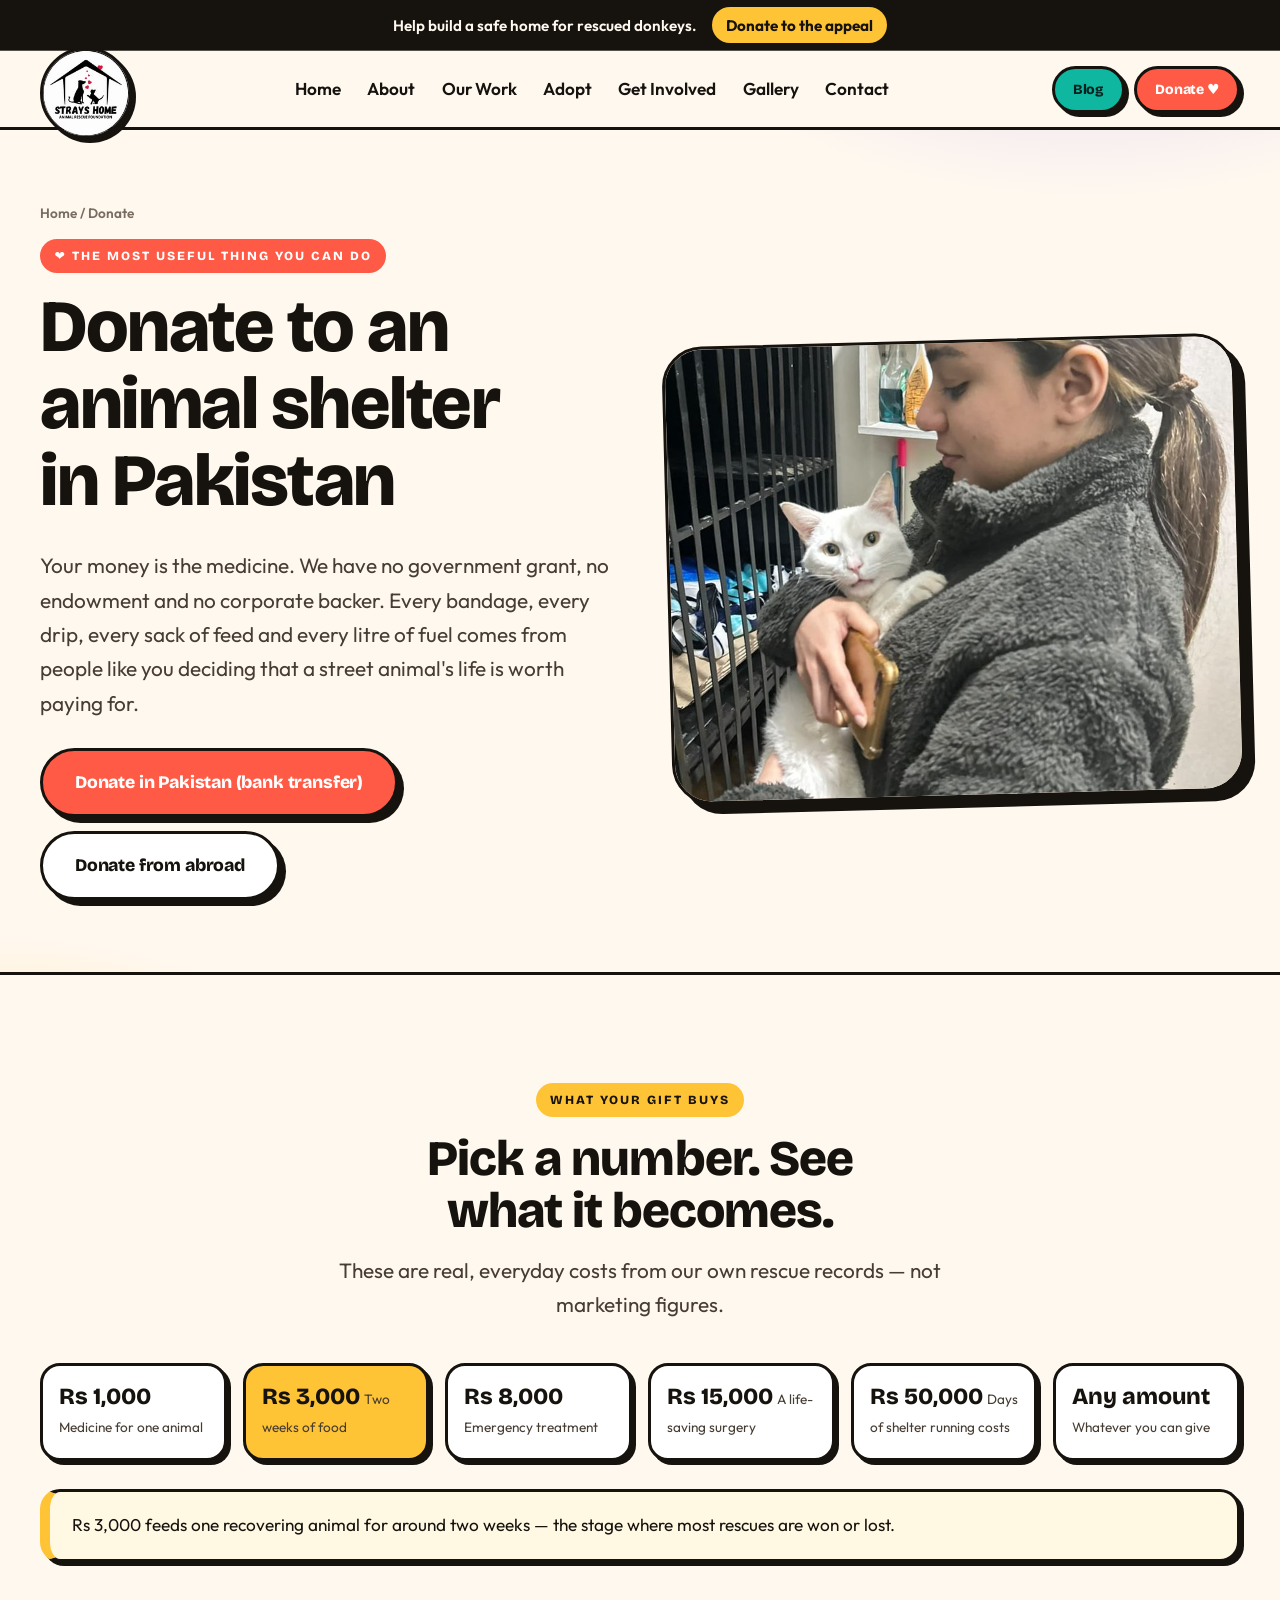
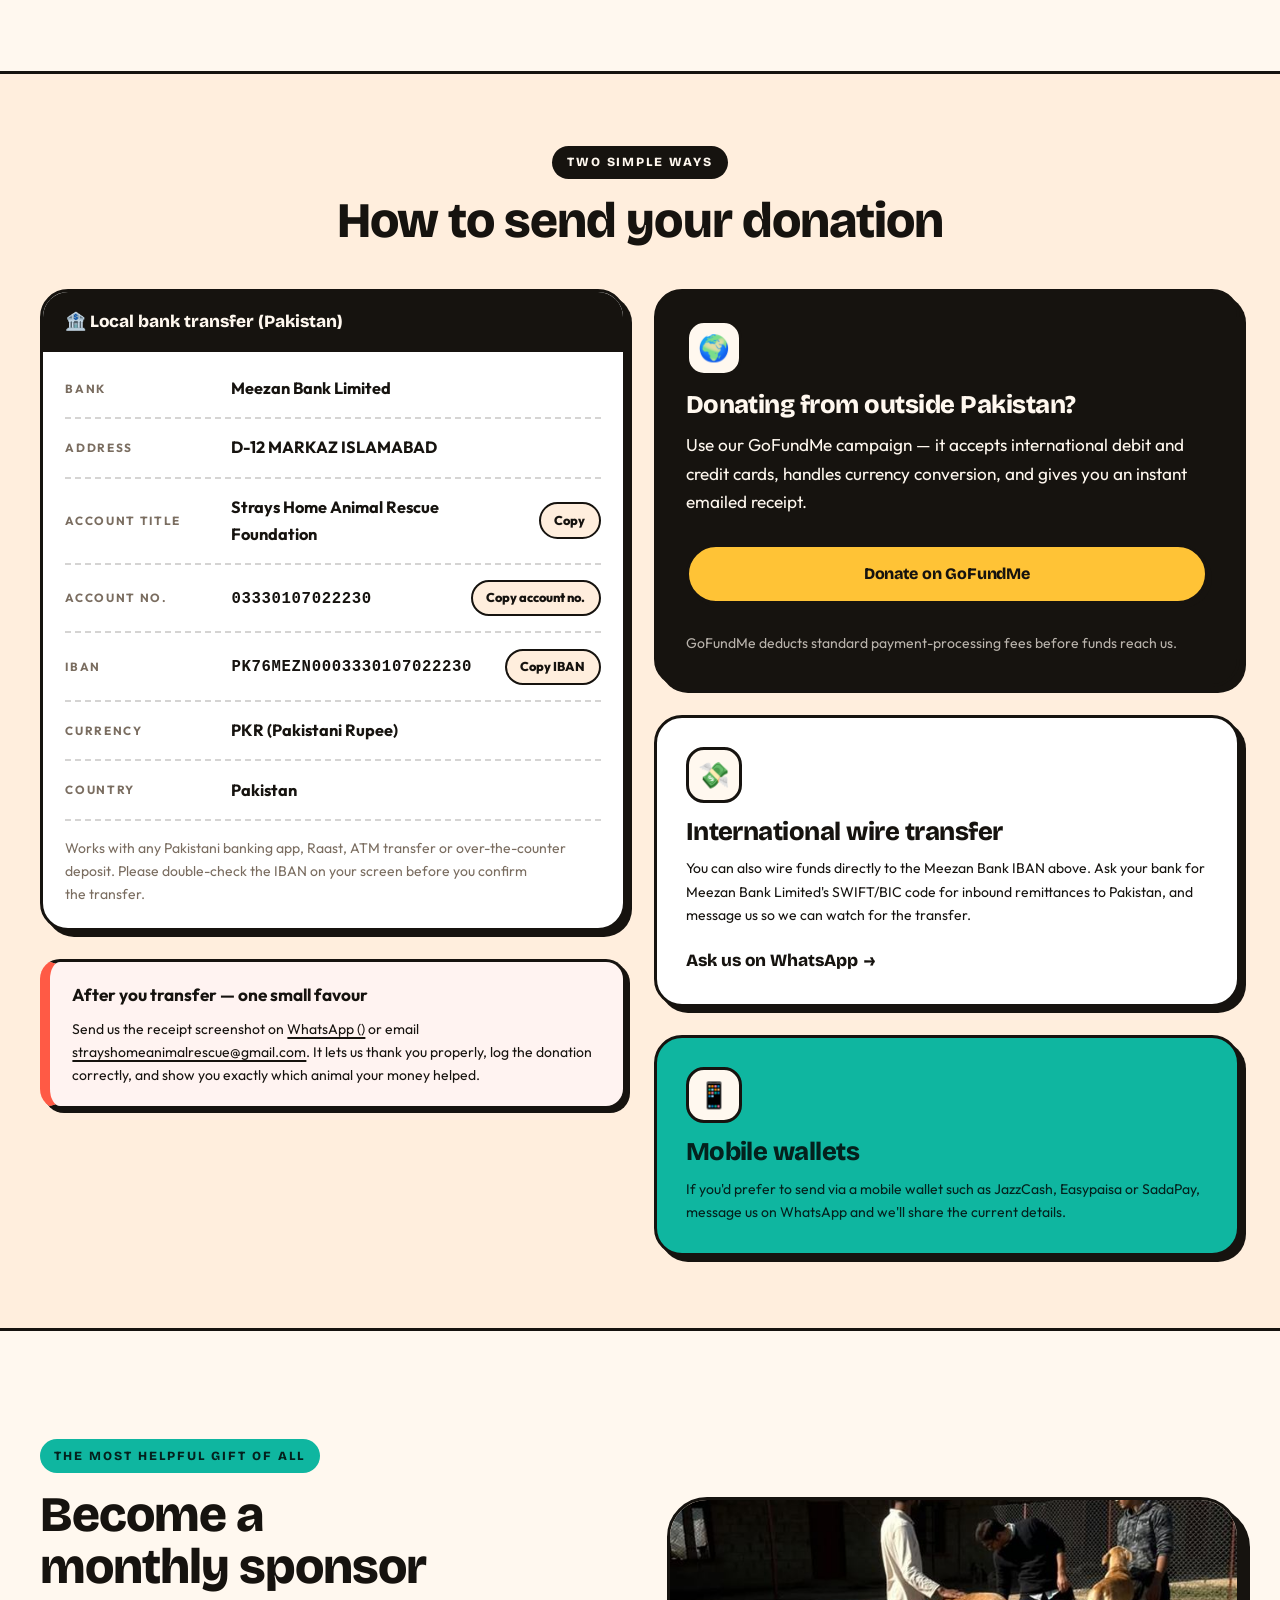
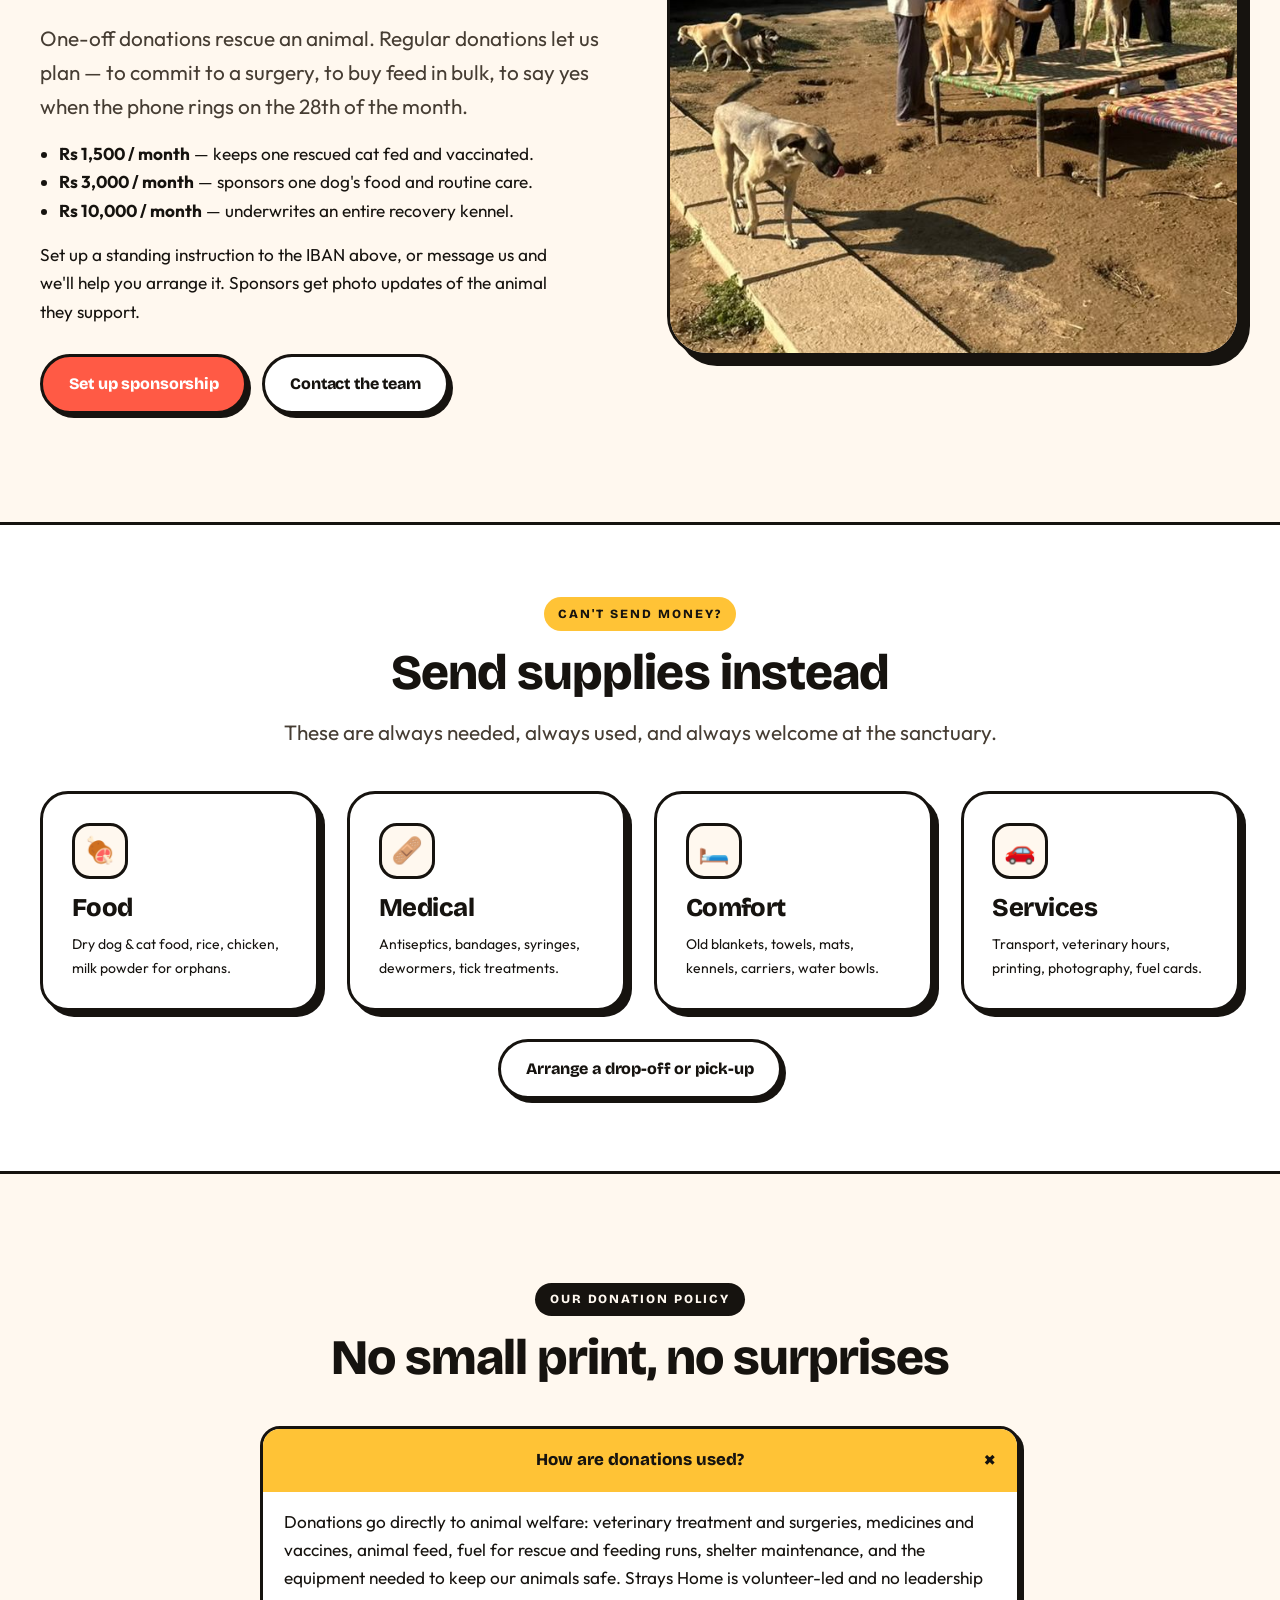
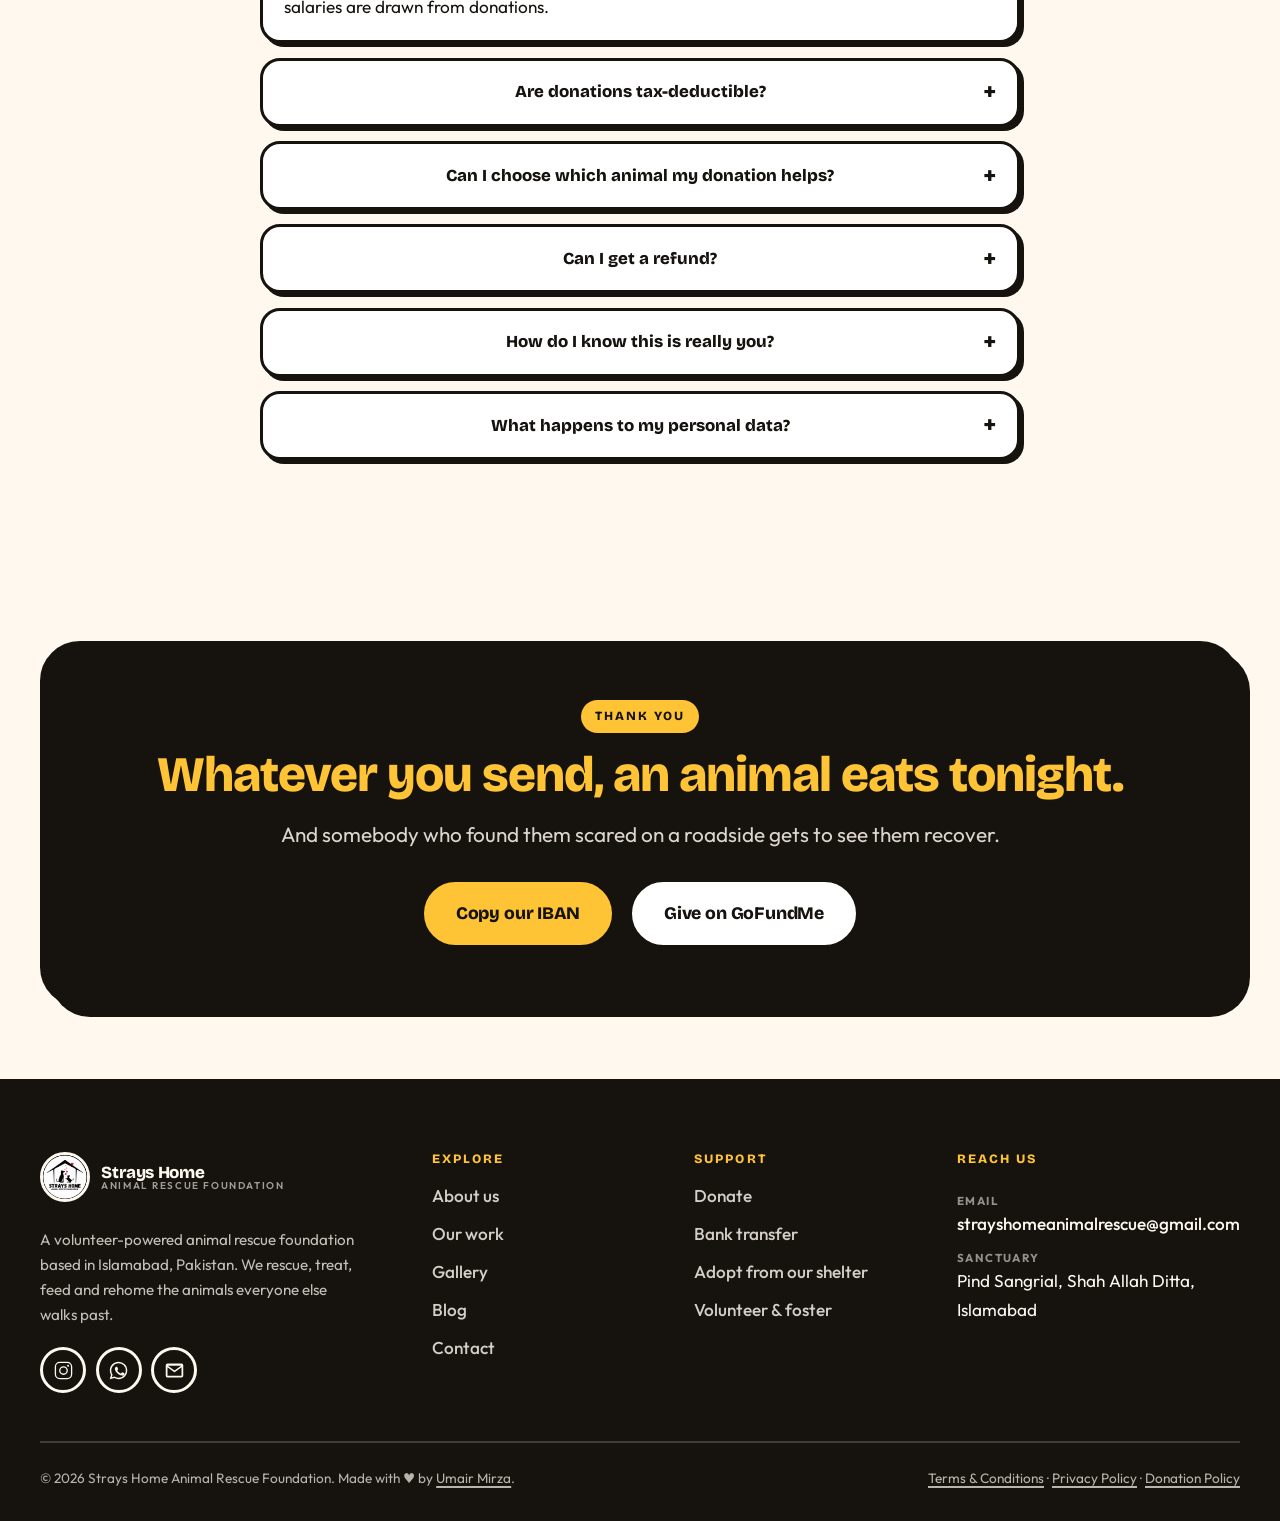
<file: donate.html>
<!DOCTYPE html>
<html lang="en" data-base="">
<head>
<meta charset="utf-8">
<meta name="viewport" content="width=device-width, initial-scale=1">
<title>Donate to an Animal Shelter in Pakistan | Strays Home</title>
<meta name="description" content="Donate to Strays Home, a volunteer-run animal shelter in Islamabad, Pakistan. Give by Meezan Bank transfer, or from abroad via GoFundMe. Every rupee helps.">
<link rel="canonical" href="https://strayshome.com/donate.html">
<meta name="robots" content="index, follow, max-image-preview:large, max-snippet:-1">
<meta name="theme-color" content="#FFF8EF">

<meta property="og:type" content="website">
<meta property="og:locale" content="en_PK">
<meta property="og:site_name" content="Strays Home Animal Rescue Foundation">
<meta property="og:title" content="Donate to an Animal Shelter in Pakistan | Strays Home">
<meta property="og:description" content="Give by local bank transfer or GoFundMe. Every rupee becomes food, medicine and a second chance for a street animal in Pakistan.">
<meta property="og:url" content="https://strayshome.com/donate.html">
<meta property="og:image" content="https://strayshome.com/logo.jpg">
<meta name="twitter:card" content="summary_large_image">

<link rel="icon" href="logo.jpg">
<link rel="apple-touch-icon" href="logo.jpg">
<link rel="preconnect" href="https://fonts.googleapis.com">
<link rel="preconnect" href="https://fonts.gstatic.com" crossorigin>
<link href="https://fonts.googleapis.com/css2?family=Bricolage+Grotesque:opsz,wght@12..96,700;12..96,800&family=Outfit:wght@400;500;600;700&display=swap" rel="stylesheet">
<link rel="stylesheet" href="assets/css/styles.css">
<script type="application/ld+json">
{
  "@context": "https://schema.org",
  "@graph": [
    {
      "@type": "BreadcrumbList",
      "itemListElement": [
        { "@type": "ListItem", "position": 1, "name": "Home", "item": "https://strayshome.com/" },
        { "@type": "ListItem", "position": 2, "name": "Donate", "item": "https://strayshome.com/donate.html" }
      ]
    },
    {
      "@type": "WebPage",
      "url": "https://strayshome.com/donate.html",
      "name": "Donate to an Animal Shelter in Pakistan | Strays Home",
      "description": "Donate to Strays Home Animal Rescue Foundation, a volunteer-run animal shelter in Islamabad, Pakistan, by Meezan Bank transfer or internationally via GoFundMe.",
      "inLanguage": "en",
      "about": { "@id": "https://strayshome.com/#organization" },
      "potentialAction": {
        "@type": "DonateAction",
        "name": "Donate to Strays Home Animal Rescue Foundation",
        "recipient": { "@id": "https://strayshome.com/#organization" },
        "target": "https://strayshome.com/donate.html"
      }
    },
    {
      "@type": "FAQPage",
      "mainEntity": [
        {
          "@type": "Question",
          "name": "How are donations used?",
          "acceptedAnswer": { "@type": "Answer", "text": "Donations go directly to animal welfare: veterinary treatment and surgeries, medicines and vaccines, animal feed, fuel for rescue and feeding runs, shelter maintenance, and the equipment needed to keep our animals safe. Strays Home is volunteer-led and no leadership salaries are drawn from donations." }
        },
        {
          "@type": "Question",
          "name": "Are donations tax-deductible?",
          "acceptedAnswer": { "@type": "Answer", "text": "Tax treatment depends on your country and your own tax position. Strays Home cannot give tax advice, so please check with your tax adviser. If you need a written acknowledgement of your donation for your records, email strayshomeanimalrescue@gmail.com and we will provide one." }
        },
        {
          "@type": "Question",
          "name": "Can I choose which animal my donation helps?",
          "acceptedAnswer": { "@type": "Answer", "text": "Yes, in most cases. Tell us the animal or the case you saw on Instagram when you send your receipt and we will allocate it there. If that animal's costs are already covered, we will apply it to the next animal in greatest need and let you know." }
        },
        {
          "@type": "Question",
          "name": "Can I get a refund?",
          "acceptedAnswer": { "@type": "Answer", "text": "Donations are gifts and are generally non-refundable, because funds are usually committed to treatment within days. If you made a genuine error such as a duplicate transfer or the wrong amount, contact us within 7 days at strayshomeanimalrescue@gmail.com and we will do our best to put it right. GoFundMe donations follow GoFundMe's own refund policy." }
        },
        {
          "@type": "Question",
          "name": "How do I know this is really Strays Home?",
          "acceptedAnswer": { "@type": "Answer", "text": "The only accounts and links we use are the ones published on this website and on our verified Instagram profile, @strayshomeanimalrescue. We will never contact you asking for your card details, OTP or bank password. If anything looks suspicious,  before sending anything." }
        },
        {
          "@type": "Question",
          "name": "What happens to my personal data?",
          "acceptedAnswer": { "@type": "Answer", "text": "We keep only what we need to acknowledge your donation and keep our records straight, and we never sell or share it. See our Privacy Policy for details." }
        }
      ]
    }
  ]
}
</script>
</head>
<body>
<a class="skip-link" href="#main">Skip to content</a>

<div class="rescue-appeal">
  <div class="wrap rescue-appeal__inner">
    <p>Help build a safe home for rescued donkeys.</p>
    <a class="rescue-appeal__link" href="donate.html#donkey-rescue">Donate to the appeal</a>
  </div>
</div>

<header class="site-header">
  <div class="wrap site-header__inner">
    <a class="brand" href="index.html">
      <img class="brand__mark" src="logo.jpg" alt="" width="50" height="50">
      <span>
        <span class="brand__name">Strays Home</span>
        <span class="brand__sub">Animal Rescue Foundation</span>
      </span>
    </a>
    <nav class="nav" id="primary-nav" aria-label="Primary">
      <a href="index.html">Home</a>
      <a href="about.html">About</a>
      <a href="our-work.html">Our Work</a>
      <a href="adopt.html">Adopt</a>
      <a href="get-involved.html">Get Involved</a>
      <a href="gallery.html">Gallery</a>
      <a href="contact.html">Contact</a>
      <a class="btn btn--sm nav__cta" href="donate.html">Donate ♥</a>
    </nav>
    <div class="header-cta">
      <a class="btn btn--sm btn--teal header-blog" href="stories/">Blog</a>
      <a class="btn btn--sm" href="donate.html">Donate ♥</a>
      <button class="nav-toggle" type="button" aria-expanded="false" aria-controls="primary-nav" aria-label="Open menu"><span></span></button>
    </div>
  </div>
</header>

<main id="main">

  <section class="page-hero donate-hero">
    <div class="wrap">
      <p class="crumbs"><a href="index.html">Home</a> / Donate</p>
      <div class="split">
        <div data-reveal>
          <span class="eyebrow eyebrow--coral">❤️ The most useful thing you can do</span>
          <h1 class="mt-2">Donate to an animal shelter in Pakistan</h1>
          <p class="lede mt-3">
            Your money is the medicine. We have no government grant, no endowment and no corporate
            backer. Every bandage, every drip, every sack of feed and every litre of fuel comes from
            people like you deciding that a street animal's life is worth paying for.
          </p>
          <div class="btn-row mt-3">
            <a class="btn btn--lg" href="#bank">Donate in Pakistan (bank transfer)</a>
            <a class="btn btn--lg btn--paper" href="#international">Donate from abroad</a>
          </div>
        </div>
        <div data-reveal data-reveal-delay="120">
          <div class="frame frame--tilt" data-photo-spot="8" data-alt="A rescued animal recovering thanks to donor support"></div>
        </div>
      </div>
    </div>
  </section>

  <!-- ============ IMPACT PICKER ============ -->
  <section class="section">
    <div class="wrap">
      <div class="section__head center" data-reveal>
        <span class="eyebrow eyebrow--sun">What your gift buys</span>
        <h2>Pick a number. See what it becomes.</h2>
        <p class="lede mx-auto center">These are real, everyday costs from our own rescue records — not marketing figures.</p>
      </div>

      <div class="amounts" data-amounts data-reveal>
        <button class="amount" type="button" aria-pressed="false" data-impact="Rs 1,000 buys deworming and a course of basic medication for a rescued dog.">
          <span class="amount__value">Rs 1,000</span>
          <span class="amount__desc">Medicine for one animal</span>
        </button>
        <button class="amount" type="button" aria-pressed="true" data-impact="Rs 3,000 feeds one recovering animal for around two weeks — the stage where most rescues are won or lost.">
          <span class="amount__value">Rs 3,000</span>
          <span class="amount__desc">Two weeks of food</span>
        </button>
        <button class="amount" type="button" aria-pressed="false" data-impact="Rs 8,000 covers an emergency vet call-out, X-ray and wound treatment for a road-accident case.">
          <span class="amount__value">Rs 8,000</span>
          <span class="amount__desc">Emergency treatment</span>
        </button>
        <button class="amount" type="button" aria-pressed="false" data-impact="Rs 15,000 pays for a full surgery — amputations, fracture repairs and sterilisations all sit around this mark.">
          <span class="amount__value">Rs 15,000</span>
          <span class="amount__desc">A life-saving surgery</span>
        </button>
        <button class="amount" type="button" aria-pressed="false" data-impact="Rs 50,000 keeps our feeding rounds and shelter running for several days, for every animal in our care.">
          <span class="amount__value">Rs 50,000</span>
          <span class="amount__desc">Days of shelter running costs</span>
        </button>
        <button class="amount" type="button" aria-pressed="false" data-impact="Any amount helps. Small, regular gifts are the most valuable thing a rescue can have — they let us plan.">
          <span class="amount__value">Any amount</span>
          <span class="amount__desc">Whatever you can give</span>
        </button>
      </div>

      <div class="callout callout--sun mt-3" data-reveal>
        <p data-amount-note>Rs 3,000 feeds one recovering animal for around two weeks — the stage where most rescues are won or lost.</p>
      </div>
    </div>
  </section>

  <!-- ============ HOW TO GIVE ============ -->
  <section class="section section--tight" id="donkey-rescue" style="background:var(--cream-2);border-block:3px solid var(--ink)">
    <div class="wrap">
      <div class="section__head center" data-reveal>
        <span class="eyebrow">Two simple ways</span>
        <h2>How to send your donation</h2>
      </div>

      <div class="grid grid--2">

        <!-- LOCAL BANK -->
        <div id="bank" data-reveal>
          <div class="bank">
            <div class="bank__head">🏦 Local bank transfer (Pakistan)</div>
            <div class="bank__body">
              <div class="bank__row">
                <span class="bank__label">Bank</span>
                <span class="bank__value">Meezan Bank Limited</span>
              </div>
              <div class="bank__row">
                <span class="bank__label">Address</span>
                <span class="bank__value">D-12 MARKAZ ISLAMABAD</span>
              </div>
              <div class="bank__row">
                <span class="bank__label">Account title</span>
                <span class="bank__value">Strays Home Animal Rescue Foundation</span>
                <button class="copy-btn" type="button" data-copy="Strays Home Animal Rescue Foundation">Copy</button>
              </div>
              <div class="bank__row">
                <span class="bank__label">Account No.</span>
                <span class="bank__value"><code>03330107022230</code></span>
                <button class="copy-btn" type="button" data-copy="03330107022230">Copy account no.</button>
              </div>
              <div class="bank__row">
                <span class="bank__label">IBAN</span>
                <span class="bank__value"><code>PK76MEZN0003330107022230</code></span>
                <button class="copy-btn" type="button" data-copy="PK76MEZN0003330107022230">Copy IBAN</button>
              </div>
              <div class="bank__row">
                <span class="bank__label">Currency</span>
                <span class="bank__value">PKR (Pakistani Rupee)</span>
              </div>
              <div class="bank__row">
                <span class="bank__label">Country</span>
                <span class="bank__value">Pakistan</span>
              </div>
              <p class="small muted mt-2">
                Works with any Pakistani banking app, Raast, ATM transfer or over-the-counter deposit.
                Please double-check the IBAN on your screen before you confirm the transfer.
              </p>
            </div>
          </div>

          <div class="callout callout--warn mt-3">
            <strong>After you transfer — one small favour</strong>
            <p class="small mt-1">
              Send us the receipt screenshot on
              <a href="https://wa.me/923401534915" target="_blank" rel="noopener">WhatsApp ()</a>
              or email <a href="mailto:strayshomeanimalrescue@gmail.com">strayshomeanimalrescue@gmail.com</a>.
              It lets us thank you properly, log the donation correctly, and show you exactly
              which animal your money helped.
            </p>
          </div>
        </div>

        <!-- INTERNATIONAL -->
        <div id="international" data-reveal data-reveal-delay="100">
          <div class="card card--ink">
            <div class="card__icon">🌍</div>
            <h3>Donating from outside Pakistan?</h3>
            <p>
              Use our GoFundMe campaign — it accepts international debit and credit cards,
              handles currency conversion, and gives you an instant emailed receipt.
            </p>
            <a class="btn btn--sun mt-2" href="https://www.gofundme.com/f/help-strays-home-compassion-for-animals-in-need" target="_blank" rel="noopener">
              Donate on GoFundMe
            </a>
            <p class="small mt-2" style="color:rgba(255,248,239,.7)">
              GoFundMe deducts standard payment-processing fees before funds reach us.
            </p>
          </div>

          <div class="card mt-3">
            <div class="card__icon">💸</div>
            <h3>International wire transfer</h3>
            <p class="small">
              You can also wire funds directly to the Meezan Bank IBAN above. Ask your bank for
              Meezan Bank Limited's SWIFT/BIC code for inbound remittances to Pakistan, and
              message us so we can watch for the transfer.
            </p>
            <a class="card__link" href="https://wa.me/923401534915" target="_blank" rel="noopener">Ask us on WhatsApp</a>
          </div>

          <div class="card card--teal mt-3">
            <div class="card__icon">📱</div>
            <h3>Mobile wallets</h3>
            <p class="small">
              If you'd prefer to send via a mobile wallet such as JazzCash, Easypaisa or SadaPay,
              message us on WhatsApp and we'll share the current details.
            </p>
          </div>
        </div>
      </div>
    </div>
  </section>

  <!-- ============ SPONSOR MONTHLY ============ -->
  <section class="section">
    <div class="wrap">
      <div class="split">
        <div data-reveal>
          <span class="eyebrow eyebrow--teal">The most helpful gift of all</span>
          <h2 class="mt-2">Become a monthly sponsor</h2>
          <p class="lede mt-3">
            One-off donations rescue an animal. Regular donations let us plan — to commit to a
            surgery, to buy feed in bulk, to say yes when the phone rings on the 28th of the month.
          </p>
          <ul class="mt-2" style="padding-left:1.2rem">
            <li><strong>Rs 1,500 / month</strong> — keeps one rescued cat fed and vaccinated.</li>
            <li><strong>Rs 3,000 / month</strong> — sponsors one dog's food and routine care.</li>
            <li><strong>Rs 10,000 / month</strong> — underwrites an entire recovery kennel.</li>
          </ul>
          <p class="mt-2">
            Set up a standing instruction to the IBAN above, or message us and we'll help you
            arrange it. Sponsors get photo updates of the animal they support.
          </p>
          <div class="btn-row mt-3">
            <a class="btn" href="https://wa.me/923401534915" target="_blank" rel="noopener">Set up sponsorship</a>
            <a class="btn btn--paper" href="contact.html">Contact the team</a>
          </div>
        </div>
        <div data-reveal data-reveal-delay="120">
          <div class="frame" data-photo-spot="11" data-alt="A sponsored rescue animal at the Strays Home sanctuary"></div>
        </div>
      </div>
    </div>
  </section>

  <!-- ============ IN KIND ============ -->
  <section class="section section--tight" style="background:var(--paper);border-block:3px solid var(--ink)">
    <div class="wrap">
      <div class="section__head center" data-reveal>
        <span class="eyebrow eyebrow--sun">Can't send money?</span>
        <h2>Send supplies instead</h2>
        <p class="lede mx-auto center">These are always needed, always used, and always welcome at the sanctuary.</p>
      </div>
      <div class="grid grid--4">
        <div class="card card--hover" data-reveal><div class="card__icon">🍖</div><h3>Food</h3><p class="small">Dry dog &amp; cat food, rice, chicken, milk powder for orphans.</p></div>
        <div class="card card--hover" data-reveal data-reveal-delay="70"><div class="card__icon">🩹</div><h3>Medical</h3><p class="small">Antiseptics, bandages, syringes, dewormers, tick treatments.</p></div>
        <div class="card card--hover" data-reveal data-reveal-delay="140"><div class="card__icon">🛏️</div><h3>Comfort</h3><p class="small">Old blankets, towels, mats, kennels, carriers, water bowls.</p></div>
        <div class="card card--hover" data-reveal data-reveal-delay="210"><div class="card__icon">🚗</div><h3>Services</h3><p class="small">Transport, veterinary hours, printing, photography, fuel cards.</p></div>
      </div>
      <p class="center mt-3"><a class="btn btn--paper" href="contact.html">Arrange a drop-off or pick-up</a></p>
    </div>
  </section>

  <!-- ============ TRANSPARENCY ============ -->
  <section class="section" id="transparency">
    <div class="wrap wrap--narrow">
      <div class="section__head center" data-reveal>
        <span class="eyebrow">Our donation policy</span>
        <h2>No small print, no surprises</h2>
      </div>
      <div class="faq" data-reveal>
        <details open>
          <summary>How are donations used?</summary>
          <p>Donations go directly to animal welfare: veterinary treatment and surgeries, medicines and vaccines, animal feed, fuel for rescue and feeding runs, shelter maintenance, and the equipment needed to keep our animals safe. Strays Home is volunteer-led and no leadership salaries are drawn from donations.</p>
        </details>
        <details>
          <summary>Are donations tax-deductible?</summary>
          <p>Tax treatment depends on your country and your own tax position. Strays Home cannot give tax advice — please check with your tax adviser. If you need a written acknowledgement of your donation for your records, email <a href="mailto:strayshomeanimalrescue@gmail.com">strayshomeanimalrescue@gmail.com</a> and we will provide one.</p>
        </details>
        <details>
          <summary>Can I choose which animal my donation helps?</summary>
          <p>Yes, in most cases. Tell us the animal or the case you saw on Instagram when you send your receipt, and we'll allocate it there. If that animal's costs are already covered, we'll apply it to the next animal in the greatest need and let you know.</p>
        </details>
        <details>
          <summary>Can I get a refund?</summary>
          <p>Donations are gifts and are generally non-refundable, because funds are usually committed to treatment within days. If you made a genuine error — a duplicate transfer, or the wrong amount — contact us within 7 days at <a href="mailto:strayshomeanimalrescue@gmail.com">strayshomeanimalrescue@gmail.com</a> and we will do our best to put it right. GoFundMe donations follow GoFundMe's own refund policy.</p>
        </details>
        <details>
          <summary>How do I know this is really you?</summary>
          <p>The only accounts and links we use are the ones published on this website and on our verified Instagram profile, <a href="https://www.instagram.com/strayshomeanimalrescue" target="_blank" rel="noopener">@strayshomeanimalrescue</a>. We will never contact you asking for your card details, OTP or bank password. If anything looks suspicious, call  before sending anything.</p>
        </details>
        <details>
          <summary>What happens to my personal data?</summary>
          <p>We keep only what we need to acknowledge your donation and keep our records straight, and we never sell or share it. See our <a href="privacy.html">Privacy Policy</a>.</p>
        </details>
      </div>
    </div>
  </section>

  <section class="section section--tight">
    <div class="wrap">
      <div class="cta-band" data-reveal>
        <span class="eyebrow eyebrow--sun">Thank you</span>
        <h2 class="mt-2">Whatever you send, an animal eats tonight.</h2>
        <p class="lede mt-2" style="color:rgba(255,248,239,.85)">And somebody who found them scared on a roadside gets to see them recover.</p>
        <div class="btn-row mt-3">
          <a class="btn btn--lg btn--sun" href="#bank">Copy our IBAN</a>
          <a class="btn btn--lg btn--paper" href="https://www.gofundme.com/f/help-strays-home-compassion-for-animals-in-need" target="_blank" rel="noopener">Give on GoFundMe</a>
        </div>
      </div>
    </div>
  </section>

</main>

<footer class="site-footer">
  <div class="wrap">
    <div class="footer__grid">
      <div>
        <a class="brand" href="index.html">
          <img class="brand__mark" src="logo.jpg" alt="" width="50" height="50">
          <span>
            <span class="brand__name">Strays Home</span>
            <span class="brand__sub">Animal Rescue Foundation</span>
          </span>
        </a>
        <p class="footer__about mt-2">
          A volunteer-powered animal rescue foundation based in Islamabad, Pakistan. We rescue,
          treat, feed and rehome the animals everyone else walks past.
        </p>
        <div class="socials">
          <a href="https://www.instagram.com/strayshomeanimalrescue" target="_blank" rel="noopener" aria-label="Strays Home on Instagram">
            <svg viewBox="0 0 24 24" aria-hidden="true"><path d="M7.75 2h8.5A5.75 5.75 0 0 1 22 7.75v8.5A5.75 5.75 0 0 1 16.25 22h-8.5A5.75 5.75 0 0 1 2 16.25v-8.5A5.75 5.75 0 0 1 7.75 2Zm0 1.5A4.25 4.25 0 0 0 3.5 7.75v8.5a4.25 4.25 0 0 0 4.25 4.25h8.5a4.25 4.25 0 0 0 4.25-4.25v-8.5A4.25 4.25 0 0 0 16.25 3.5h-8.5ZM12 7a5 5 0 1 1 0 10 5 5 0 0 1 0-10Zm0 1.5a3.5 3.5 0 1 0 0 7 3.5 3.5 0 0 0 0-7Zm5.25-.88a1.12 1.12 0 1 1 0-2.25 1.12 1.12 0 0 1 0 2.25Z"/></svg>
          </a>
          <a href="https://wa.me/923401534915" target="_blank" rel="noopener" aria-label="Message Strays Home on WhatsApp">
            <svg viewBox="0 0 24 24" aria-hidden="true"><path d="M12.04 2c-5.5 0-9.96 4.46-9.96 9.96 0 1.76.46 3.48 1.34 5L2 22l5.2-1.36a9.9 9.9 0 0 0 4.84 1.24c5.5 0 9.96-4.46 9.96-9.96 0-2.66-1.04-5.16-2.92-7.04A9.88 9.88 0 0 0 12.04 2Zm0 1.68c2.22 0 4.3.86 5.87 2.43a8.25 8.25 0 0 1 2.43 5.87c0 4.57-3.72 8.28-8.3 8.28a8.28 8.28 0 0 1-4.22-1.16l-.3-.18-3.13.82.84-3.05-.2-.31a8.24 8.24 0 0 1-1.27-4.4c0-4.57 3.72-8.3 8.28-8.3Zm-2.5 4.1c-.18 0-.47.07-.72.34-.25.27-.95.93-.95 2.26 0 1.33.97 2.62 1.11 2.8.14.18 1.9 2.9 4.62 3.97 2.26.89 2.72.71 3.21.67.49-.05 1.58-.65 1.8-1.27.22-.63.22-1.16.16-1.27-.07-.11-.25-.18-.52-.31-.27-.14-1.58-.78-1.83-.87-.24-.09-.42-.13-.6.14-.18.27-.68.87-.84 1.05-.15.18-.31.2-.58.07-.27-.14-1.13-.42-2.15-1.33-.8-.71-1.33-1.58-1.49-1.85-.16-.27-.02-.42.12-.55.12-.12.27-.31.4-.47.14-.16.18-.27.27-.45.09-.18.05-.34-.02-.47-.07-.14-.6-1.45-.82-1.98-.22-.52-.44-.45-.6-.46h-.51Z"/></svg>
          </a>
          <a href="mailto:strayshomeanimalrescue@gmail.com" aria-label="Email Strays Home">
            <svg viewBox="0 0 24 24" aria-hidden="true"><path d="M2 6a2 2 0 0 1 2-2h16a2 2 0 0 1 2 2v12a2 2 0 0 1-2 2H4a2 2 0 0 1-2-2V6Zm2.4.5L12 12l7.6-5.5H4.4ZM20 8.3l-7.42 5.36a1 1 0 0 1-1.16 0L4 8.3V18h16V8.3Z"/></svg>
          </a>
          
        </div>
      </div>
      <div>
        <h4>Explore</h4>
        <ul class="footer__links">
          <li><a href="about.html">About us</a></li>
          <li><a href="our-work.html">Our work</a></li>
          <li><a href="gallery.html">Gallery</a></li>
          <li><a href="stories/">Blog</a></li>
          <li><a href="contact.html">Contact</a></li>
        </ul>
      </div>
      <div>
        <h4>Support</h4>
        <ul class="footer__links">
          <li><a href="donate.html">Donate</a></li>
          <li><a href="donate.html#bank">Bank transfer</a></li>
          <li><a href="adopt.html">Adopt from our shelter</a></li>
          <li><a href="get-involved.html">Volunteer &amp; foster</a></li>
        </ul>
      </div>
      <div>
        <h4>Reach us</h4>
        <ul class="footer__links footer__links--contact">
          <li></li>
          <li><strong>Email</strong><a href="mailto:strayshomeanimalrescue@gmail.com">strayshomeanimalrescue@gmail.com</a></li>
          <li><strong>Sanctuary</strong>Pind Sangrial, Shah Allah Ditta, Islamabad</li>
        </ul>
      </div>
    </div>
    <div class="footer__bottom">
      <p>© <span data-year>2026</span> Strays Home Animal Rescue Foundation. Made with ♥ by <a href="https://www.linkedin.com/in/umair-m/" target="_blank" rel="noopener">Umair Mirza</a>.</p>
      <p>
        <a href="terms.html">Terms &amp; Conditions</a> ·
        <a href="privacy.html">Privacy Policy</a> ·
        <a href="donate.html#transparency">Donation Policy</a>
      </p>
    </div>
  </div>
</footer>

<button class="to-top" type="button" aria-label="Back to top">↑</button>

<div class="donate-bar">
  <a class="btn btn--sm" href="#bank">Donate ♥</a>
</div>

<div class="lightbox" hidden role="dialog" aria-modal="true" aria-label="Photo viewer">
  <button class="lightbox__close" type="button" aria-label="Close photo">✕</button>
  <div class="lightbox__inner"><p class="lightbox__cap"></p></div>
</div>

<script src="assets/js/main.js" defer></script>
</body>
</html>
</file>
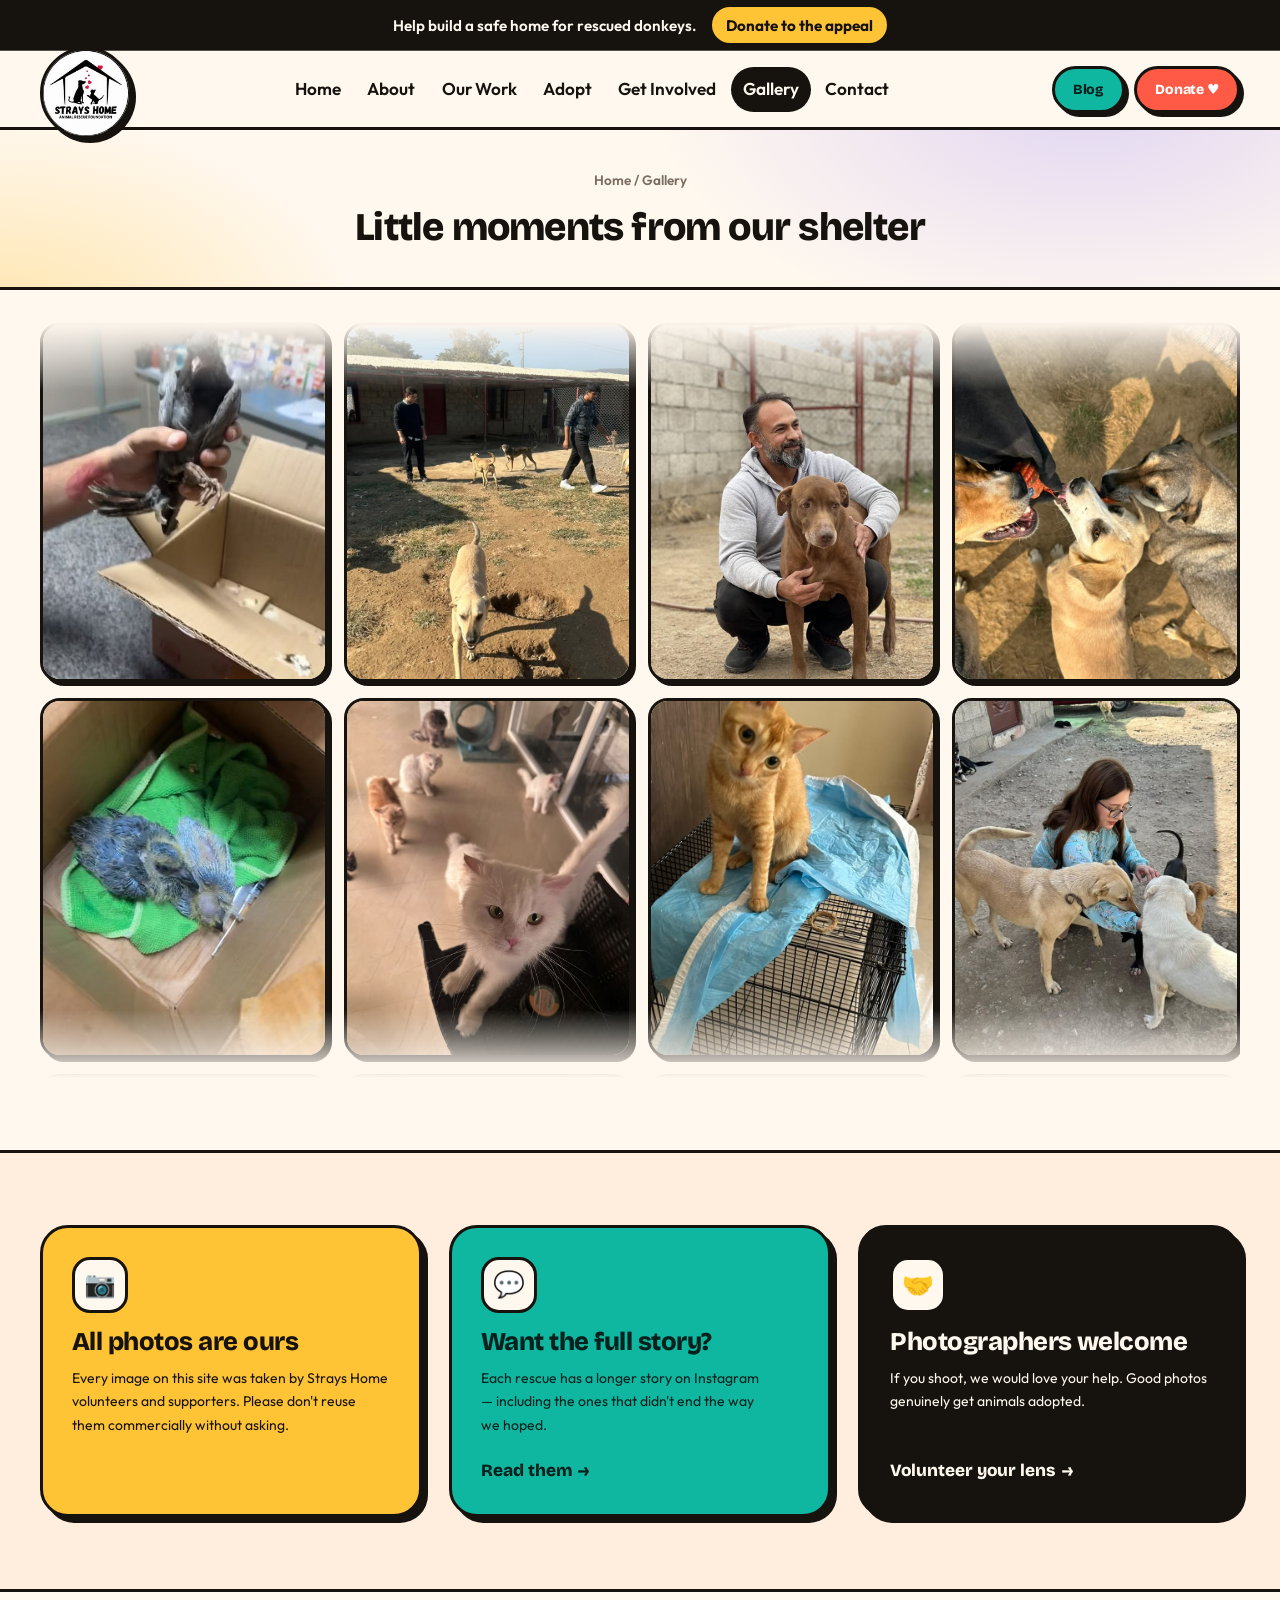
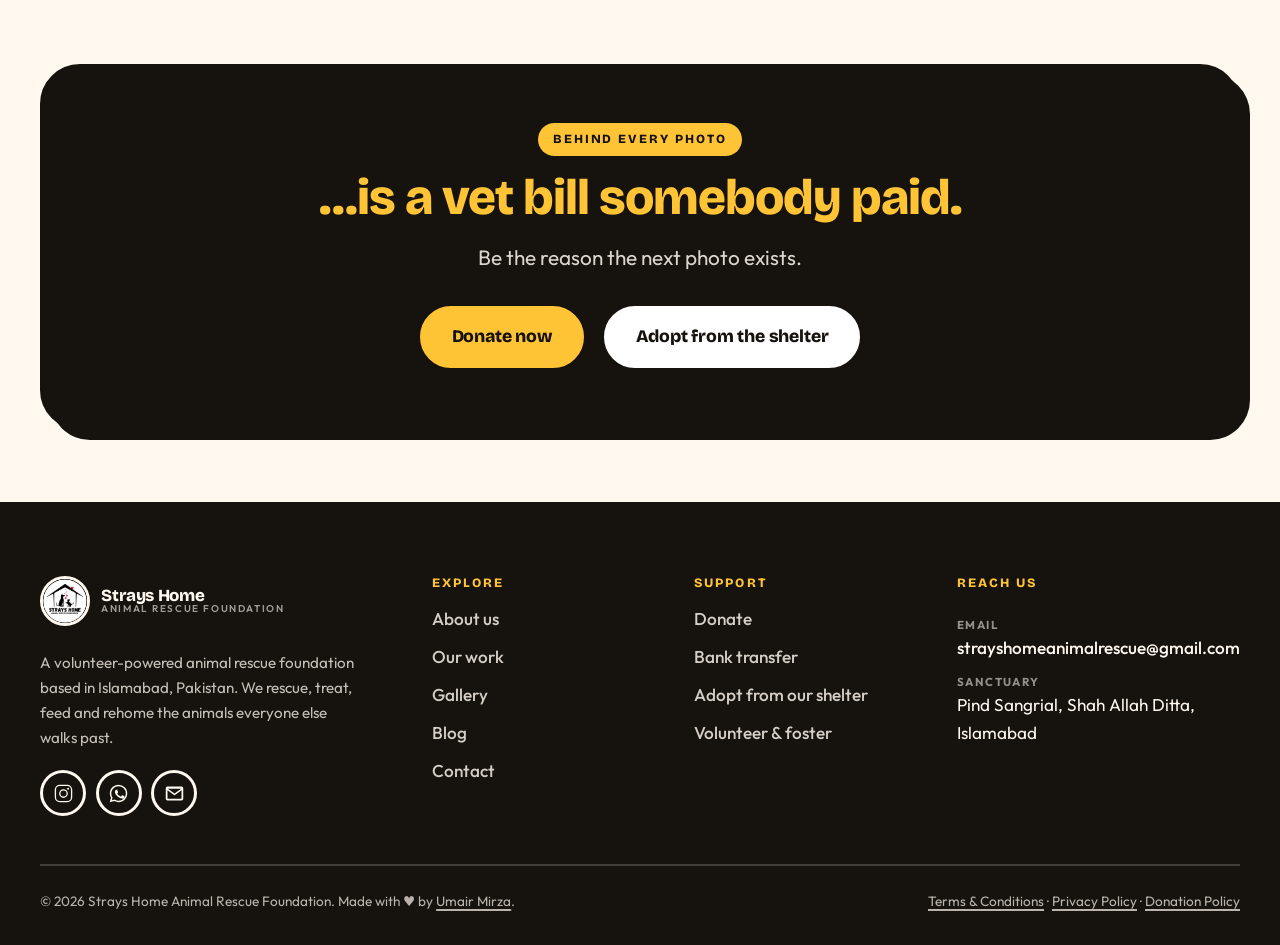
<file: gallery.html>
<!DOCTYPE html>
<html lang="en" data-base="">
<head>
<meta charset="utf-8">
<meta name="viewport" content="width=device-width, initial-scale=1">
<title>Animal Shelter Photos from Pakistan | Strays Home Gallery</title>
<meta name="description" content="Day-to-day life at Strays Home, an animal shelter in Islamabad, Pakistan. Real street animals, real care, real second chances.">
<link rel="canonical" href="https://strayshome.com/gallery.html">
<meta name="robots" content="index, follow, max-image-preview:large, max-snippet:-1">
<meta name="theme-color" content="#FFF8EF">
<meta property="og:type" content="website">
<meta property="og:locale" content="en_PK">
<meta property="og:site_name" content="Strays Home Animal Rescue Foundation">
<meta property="og:title" content="Animal Shelter Photos from Pakistan | Strays Home Gallery">
<meta property="og:description" content="A wall of shelter life, recovery and adoption stories. Real animals, real care.">
<meta property="og:url" content="https://strayshome.com/gallery.html">
<meta property="og:image" content="https://strayshome.com/logo.jpg">
<meta name="twitter:card" content="summary_large_image">
<link rel="icon" href="logo.jpg">
<link rel="apple-touch-icon" href="logo.jpg">
<link rel="preconnect" href="https://fonts.googleapis.com">
<link rel="preconnect" href="https://fonts.gstatic.com" crossorigin>
<link href="https://fonts.googleapis.com/css2?family=Bricolage+Grotesque:opsz,wght@12..96,700;12..96,800&family=Outfit:wght@400;500;600;700&display=swap" rel="stylesheet">
<link rel="stylesheet" href="assets/css/styles.css">
<script type="application/ld+json">
{
  "@context": "https://schema.org",
  "@type": "BreadcrumbList",
  "itemListElement": [
    { "@type": "ListItem", "position": 1, "name": "Home", "item": "https://strayshome.com/" },
    { "@type": "ListItem", "position": 2, "name": "Gallery", "item": "https://strayshome.com/gallery.html" }
  ]
}
</script>
</head>
<body>
<a class="skip-link" href="#main">Skip to content</a>

<div class="rescue-appeal">
  <div class="wrap rescue-appeal__inner">
    <p>Help build a safe home for rescued donkeys.</p>
    <a class="rescue-appeal__link" href="donate.html#donkey-rescue">Donate to the appeal</a>
  </div>
</div>

<header class="site-header">
  <div class="wrap site-header__inner">
    <a class="brand" href="index.html">
      <img class="brand__mark" src="logo.jpg" alt="" width="50" height="50">
      <span>
        <span class="brand__name">Strays Home</span>
        <span class="brand__sub">Animal Rescue Foundation</span>
      </span>
    </a>
    <nav class="nav" id="primary-nav" aria-label="Primary">
      <a href="index.html">Home</a>
      <a href="about.html">About</a>
      <a href="our-work.html">Our Work</a>
      <a href="adopt.html">Adopt</a>
      <a href="get-involved.html">Get Involved</a>
      <a href="gallery.html">Gallery</a>
      <a href="contact.html">Contact</a>
      <a class="btn btn--sm nav__cta" href="donate.html">Donate ♥</a>
    </nav>
    <div class="header-cta">
      <a class="btn btn--sm btn--teal header-blog" href="stories/">Blog</a>
      <a class="btn btn--sm" href="donate.html">Donate ♥</a>
      <button class="nav-toggle" type="button" aria-expanded="false" aria-controls="primary-nav" aria-label="Open menu"><span></span></button>
    </div>
  </div>
</header>

<main id="main">

  <section class="page-hero page-hero--compact">
    <div class="wrap center">
      <p class="crumbs"><a href="index.html">Home</a> / Gallery</p>
      <h1 class="mt-2">Little moments from our shelter</h1>
    </div>
  </section>

  <!-- THE WALL -->
  <section class="section--tight gallery-wall-section" aria-label="Photo wall">
    <div class="wrap--wide mx-auto" style="padding-block:clamp(1.5rem,1rem+2vw,3rem)">
      <div class="wall" data-wall data-cols="4" data-per-col="7"></div>
    </div>
  </section>

  <!-- CREDIT / USAGE -->
  <section class="section section--tight" style="background:var(--cream-2);border-block:3px solid var(--ink)">
    <div class="wrap">
      <div class="grid grid--3">
        <div class="card card--sun" data-reveal>
          <div class="card__icon">📷</div>
          <h3>All photos are ours</h3>
          <p class="small">Every image on this site was taken by Strays Home volunteers and supporters. Please don't reuse them commercially without asking.</p>
        </div>
        <div class="card card--teal" data-reveal data-reveal-delay="80">
          <div class="card__icon">💬</div>
          <h3>Want the full story?</h3>
          <p class="small">Each rescue has a longer story on Instagram — including the ones that didn't end the way we hoped.</p>
          <a class="card__link" href="https://www.instagram.com/strayshomeanimalrescue" target="_blank" rel="noopener">Read them</a>
        </div>
        <div class="card card--ink" data-reveal data-reveal-delay="160">
          <div class="card__icon">🤝</div>
          <h3>Photographers welcome</h3>
          <p class="small">If you shoot, we would love your help. Good photos genuinely get animals adopted.</p>
          <a class="card__link" href="get-involved.html#volunteer">Volunteer your lens</a>
        </div>
      </div>
    </div>
  </section>

  <section class="section section--tight">
    <div class="wrap">
      <div class="cta-band" data-reveal>
        <span class="eyebrow eyebrow--sun">Behind every photo</span>
        <h2 class="mt-2">…is a vet bill somebody paid.</h2>
        <p class="lede mt-2" style="color:rgba(255,248,239,.85)">Be the reason the next photo exists.</p>
        <div class="btn-row mt-3">
          <a class="btn btn--lg btn--sun" href="donate.html">Donate now</a>
          <a class="btn btn--lg btn--paper" href="adopt.html">Adopt from the shelter</a>
        </div>
      </div>
    </div>
  </section>

</main>

<footer class="site-footer">
  <div class="wrap">
    <div class="footer__grid">
      <div>
        <a class="brand" href="index.html">
          <img class="brand__mark" src="logo.jpg" alt="" width="50" height="50">
          <span>
            <span class="brand__name">Strays Home</span>
            <span class="brand__sub">Animal Rescue Foundation</span>
          </span>
        </a>
        <p class="footer__about mt-2">
          A volunteer-powered animal rescue foundation based in Islamabad, Pakistan. We rescue,
          treat, feed and rehome the animals everyone else walks past.
        </p>
        <div class="socials">
          <a href="https://www.instagram.com/strayshomeanimalrescue" target="_blank" rel="noopener" aria-label="Strays Home on Instagram">
            <svg viewBox="0 0 24 24" aria-hidden="true"><path d="M7.75 2h8.5A5.75 5.75 0 0 1 22 7.75v8.5A5.75 5.75 0 0 1 16.25 22h-8.5A5.75 5.75 0 0 1 2 16.25v-8.5A5.75 5.75 0 0 1 7.75 2Zm0 1.5A4.25 4.25 0 0 0 3.5 7.75v8.5a4.25 4.25 0 0 0 4.25 4.25h8.5a4.25 4.25 0 0 0 4.25-4.25v-8.5A4.25 4.25 0 0 0 16.25 3.5h-8.5ZM12 7a5 5 0 1 1 0 10 5 5 0 0 1 0-10Zm0 1.5a3.5 3.5 0 1 0 0 7 3.5 3.5 0 0 0 0-7Zm5.25-.88a1.12 1.12 0 1 1 0-2.25 1.12 1.12 0 0 1 0 2.25Z"/></svg>
          </a>
          <a href="https://wa.me/923401534915" target="_blank" rel="noopener" aria-label="Message Strays Home on WhatsApp">
            <svg viewBox="0 0 24 24" aria-hidden="true"><path d="M12.04 2c-5.5 0-9.96 4.46-9.96 9.96 0 1.76.46 3.48 1.34 5L2 22l5.2-1.36a9.9 9.9 0 0 0 4.84 1.24c5.5 0 9.96-4.46 9.96-9.96 0-2.66-1.04-5.16-2.92-7.04A9.88 9.88 0 0 0 12.04 2Zm0 1.68c2.22 0 4.3.86 5.87 2.43a8.25 8.25 0 0 1 2.43 5.87c0 4.57-3.72 8.28-8.3 8.28a8.28 8.28 0 0 1-4.22-1.16l-.3-.18-3.13.82.84-3.05-.2-.31a8.24 8.24 0 0 1-1.27-4.4c0-4.57 3.72-8.3 8.28-8.3Zm-2.5 4.1c-.18 0-.47.07-.72.34-.25.27-.95.93-.95 2.26 0 1.33.97 2.62 1.11 2.8.14.18 1.9 2.9 4.62 3.97 2.26.89 2.72.71 3.21.67.49-.05 1.58-.65 1.8-1.27.22-.63.22-1.16.16-1.27-.07-.11-.25-.18-.52-.31-.27-.14-1.58-.78-1.83-.87-.24-.09-.42-.13-.6.14-.18.27-.68.87-.84 1.05-.15.18-.31.2-.58.07-.27-.14-1.13-.42-2.15-1.33-.8-.71-1.33-1.58-1.49-1.85-.16-.27-.02-.42.12-.55.12-.12.27-.31.4-.47.14-.16.18-.27.27-.45.09-.18.05-.34-.02-.47-.07-.14-.6-1.45-.82-1.98-.22-.52-.44-.45-.6-.46h-.51Z"/></svg>
          </a>
          <a href="mailto:strayshomeanimalrescue@gmail.com" aria-label="Email Strays Home">
            <svg viewBox="0 0 24 24" aria-hidden="true"><path d="M2 6a2 2 0 0 1 2-2h16a2 2 0 0 1 2 2v12a2 2 0 0 1-2 2H4a2 2 0 0 1-2-2V6Zm2.4.5L12 12l7.6-5.5H4.4ZM20 8.3l-7.42 5.36a1 1 0 0 1-1.16 0L4 8.3V18h16V8.3Z"/></svg>
          </a>
          
        </div>
      </div>
      <div>
        <h4>Explore</h4>
        <ul class="footer__links">
          <li><a href="about.html">About us</a></li>
          <li><a href="our-work.html">Our work</a></li>
          <li><a href="gallery.html">Gallery</a></li>
          <li><a href="stories/">Blog</a></li>
          <li><a href="contact.html">Contact</a></li>
        </ul>
      </div>
      <div>
        <h4>Support</h4>
        <ul class="footer__links">
          <li><a href="donate.html">Donate</a></li>
          <li><a href="donate.html#bank">Bank transfer</a></li>
          <li><a href="adopt.html">Adopt from our shelter</a></li>
          <li><a href="get-involved.html">Volunteer &amp; foster</a></li>
        </ul>
      </div>
      <div>
        <h4>Reach us</h4>
        <ul class="footer__links footer__links--contact">
          <li></li>
          <li><strong>Email</strong><a href="mailto:strayshomeanimalrescue@gmail.com">strayshomeanimalrescue@gmail.com</a></li>
          <li><strong>Sanctuary</strong>Pind Sangrial, Shah Allah Ditta, Islamabad</li>
        </ul>
      </div>
    </div>
    <div class="footer__bottom">
      <p>© <span data-year>2026</span> Strays Home Animal Rescue Foundation. Made with ♥ by <a href="https://www.linkedin.com/in/umair-m/" target="_blank" rel="noopener">Umair Mirza</a>.</p>
      <p>
        <a href="terms.html">Terms &amp; Conditions</a> ·
        <a href="privacy.html">Privacy Policy</a> ·
        <a href="donate.html#transparency">Donation Policy</a>
      </p>
    </div>
  </div>
</footer>

<button class="to-top" type="button" aria-label="Back to top">↑</button>

<div class="donate-bar">
  <a class="btn btn--sm" href="donate.html">Donate ♥</a>
</div>

<div class="lightbox" hidden role="dialog" aria-modal="true" aria-label="Photo viewer">
  <button class="lightbox__close" type="button" aria-label="Close photo">✕</button>
  <div class="lightbox__inner"><p class="lightbox__cap"></p></div>
</div>

<script src="assets/js/main.js" defer></script>
</body>
</html>
</file>
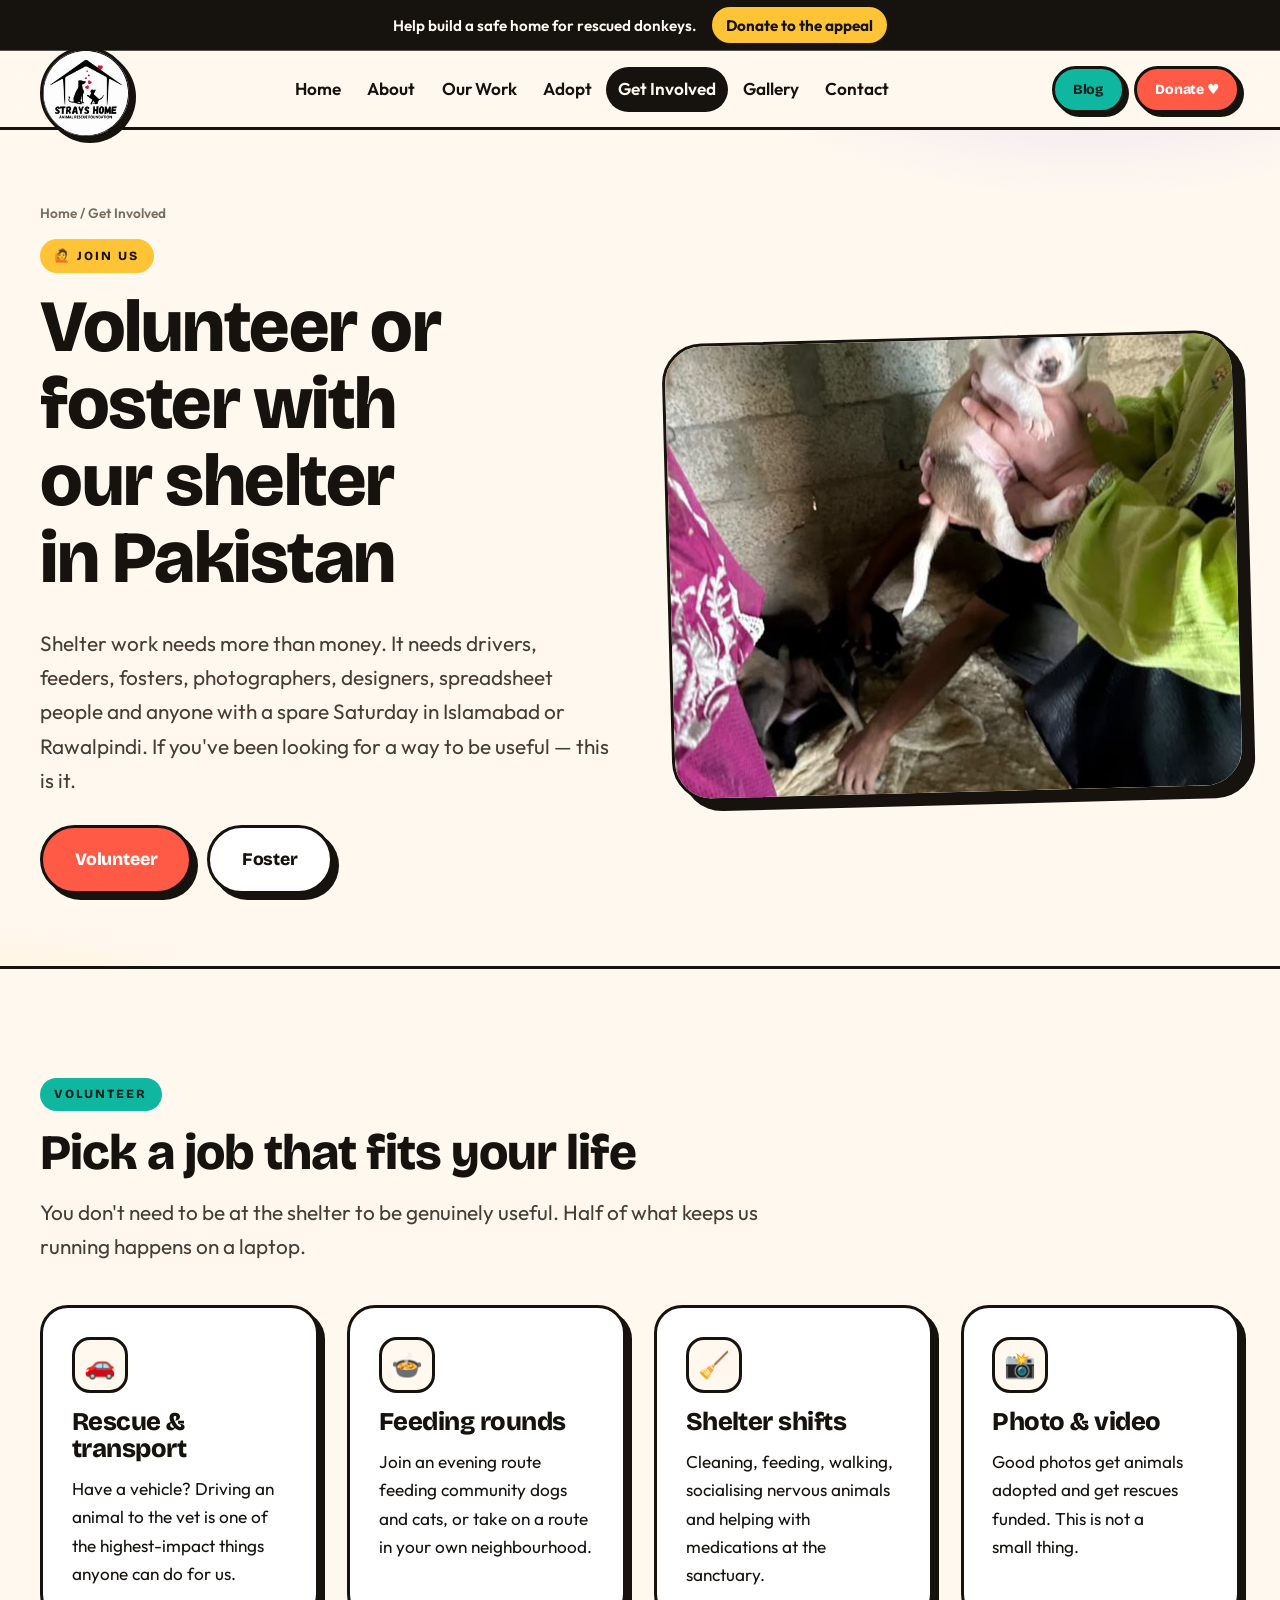
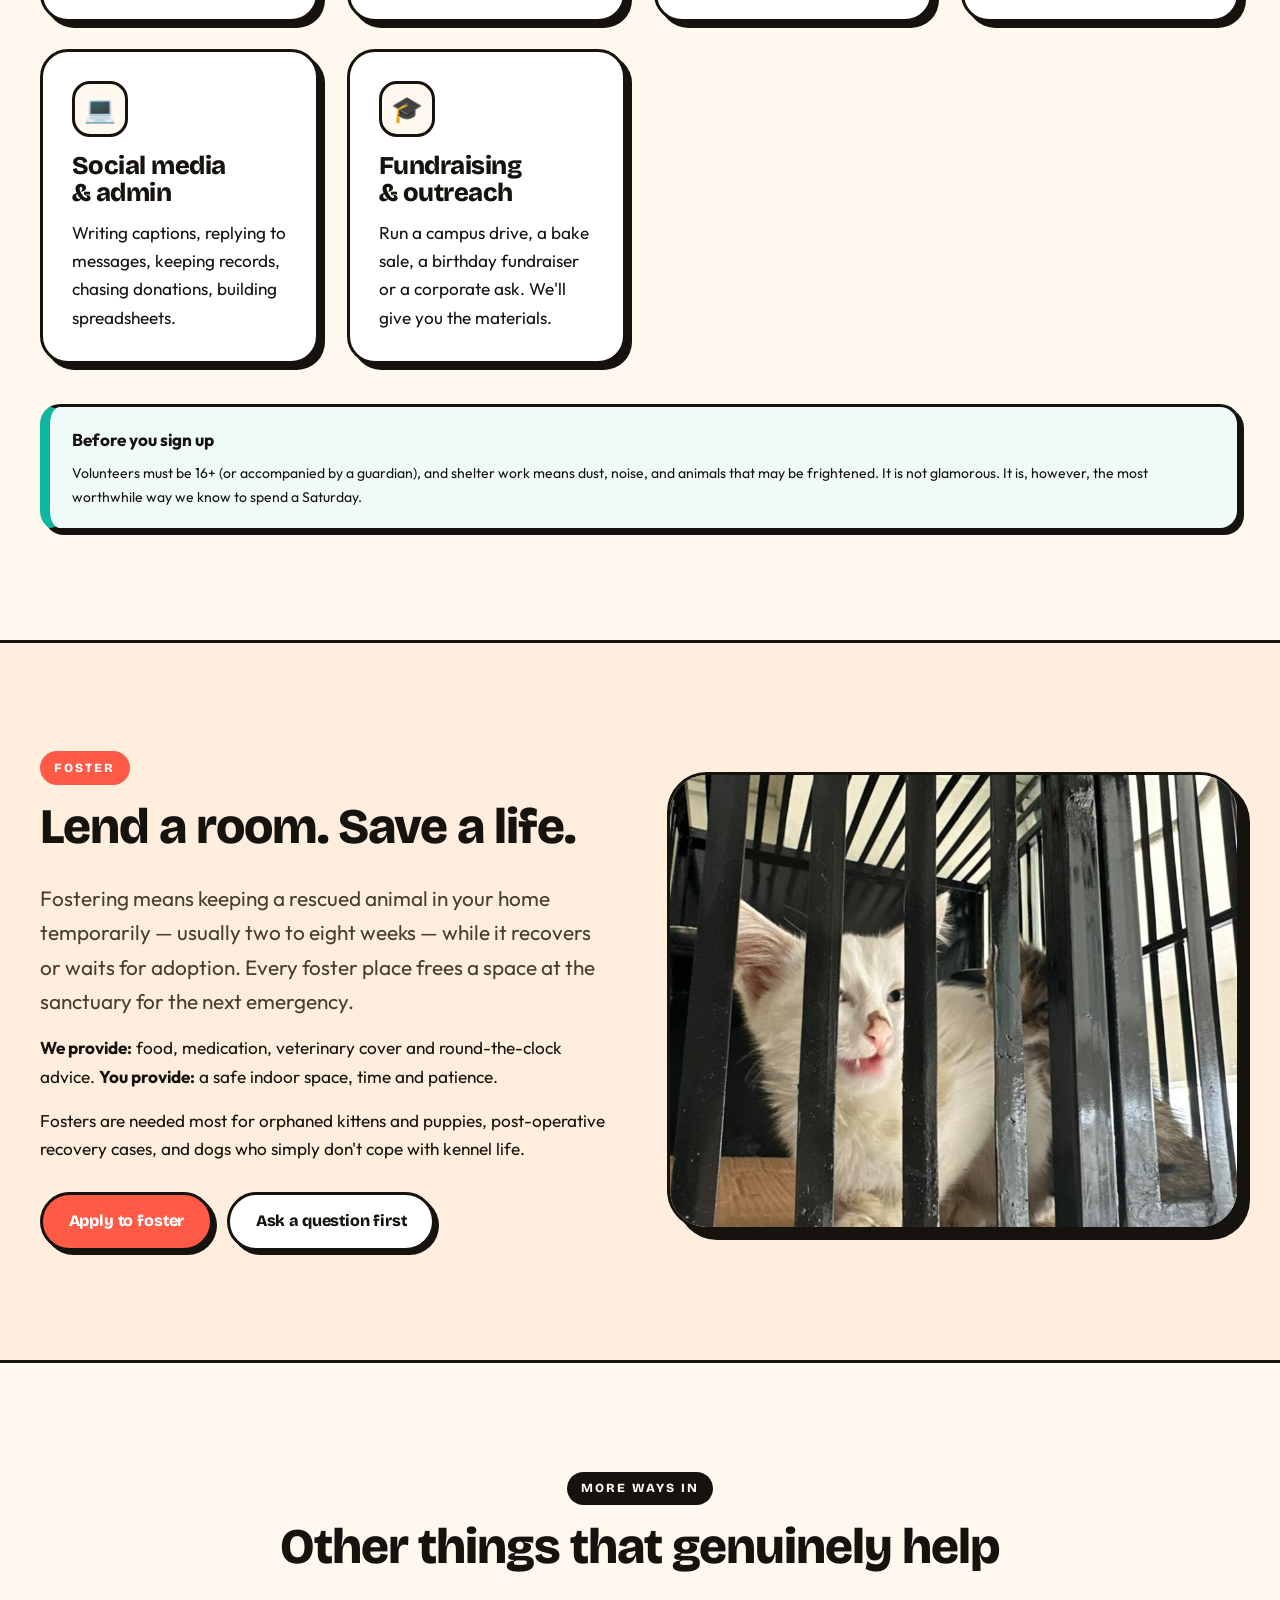
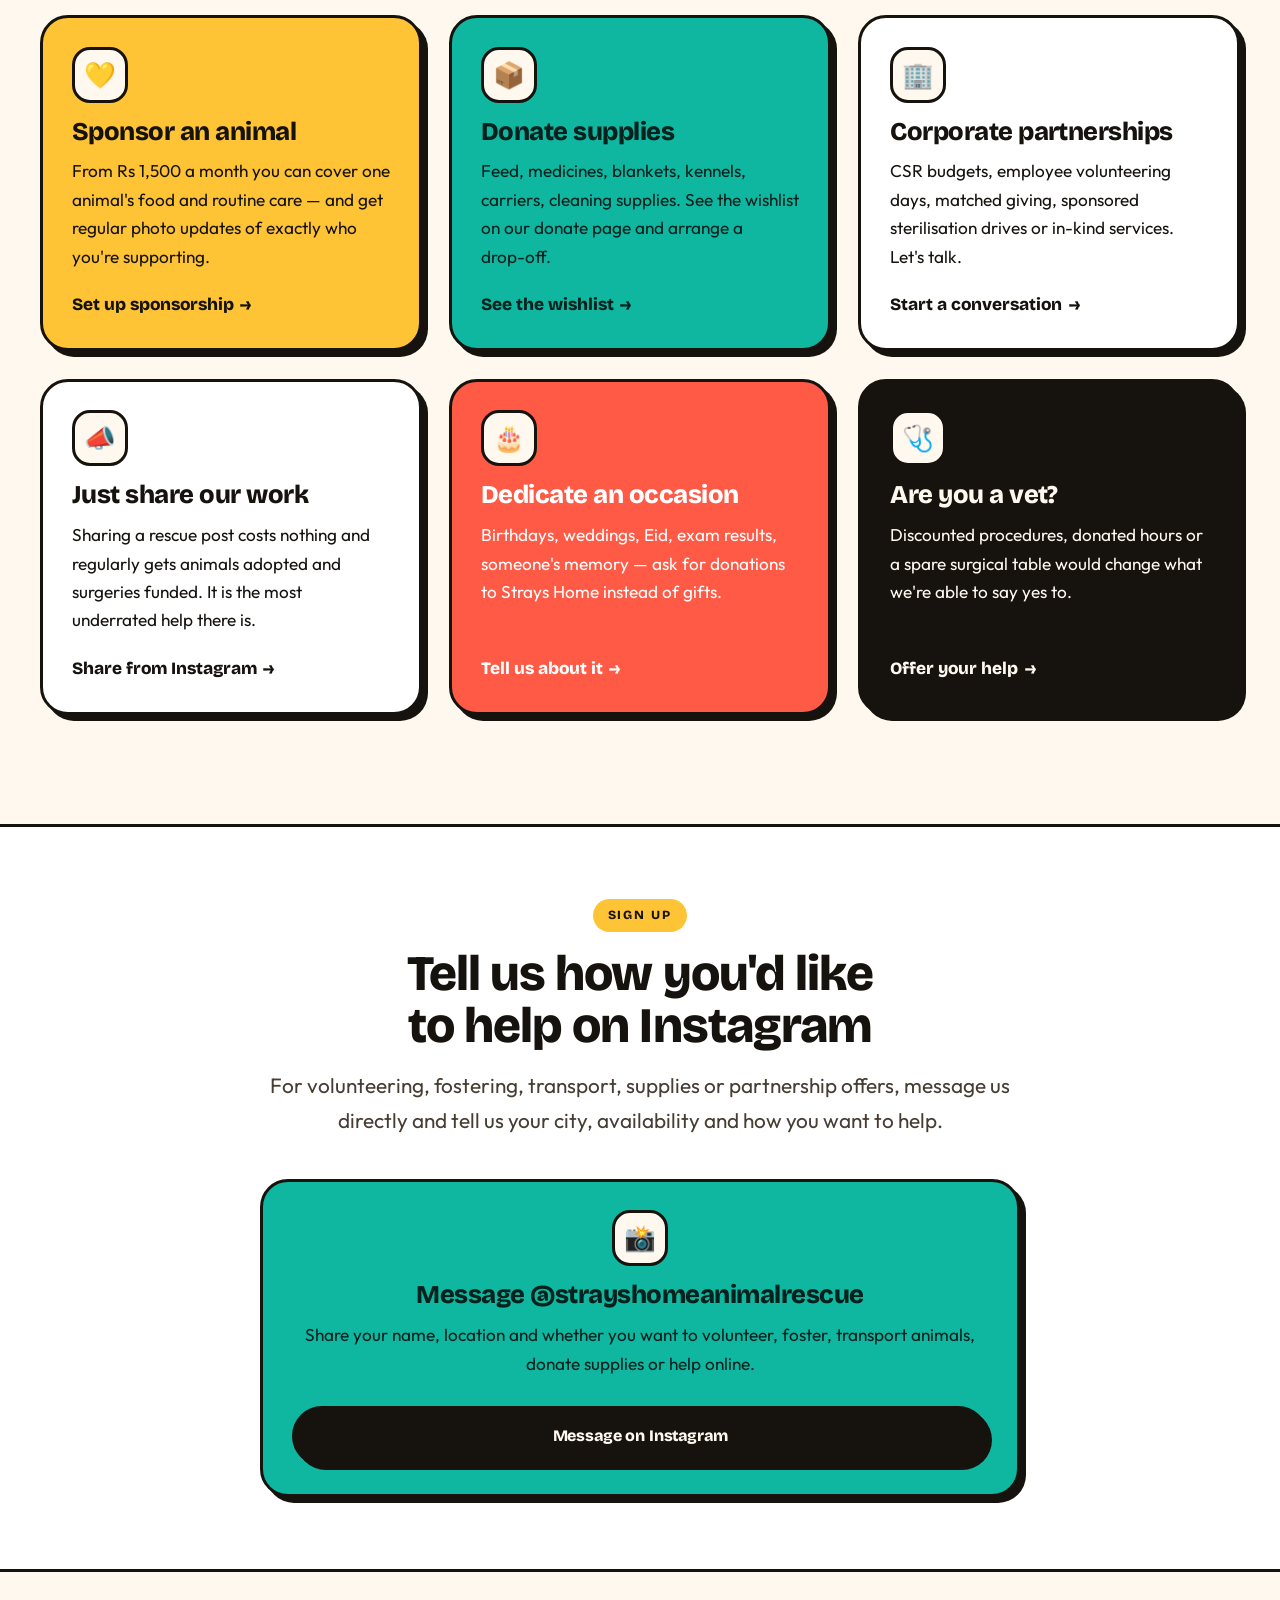
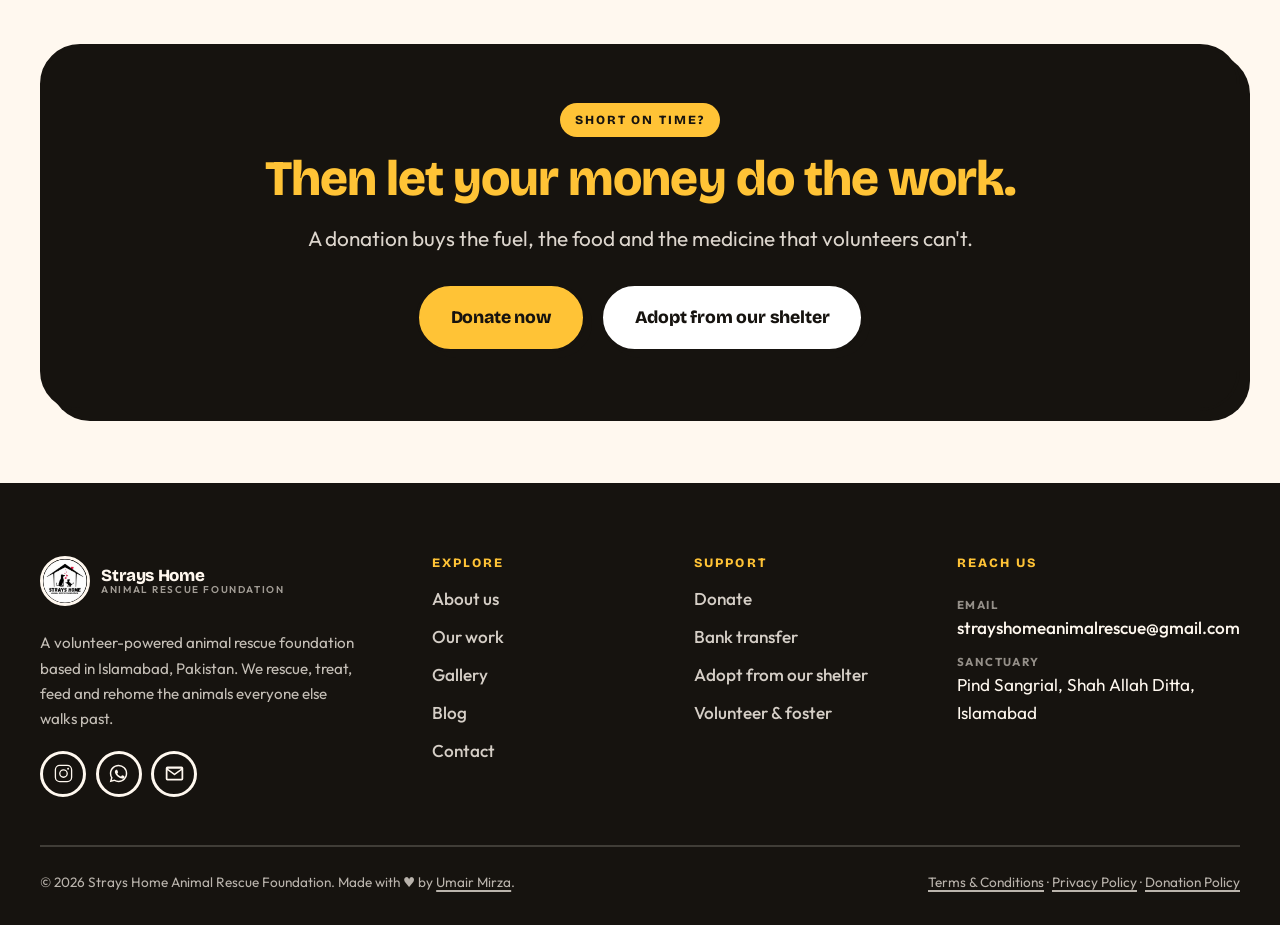
<file: get-involved.html>
<!DOCTYPE html>
<html lang="en" data-base="">
<head>
<meta charset="utf-8">
<meta name="viewport" content="width=device-width, initial-scale=1">
<title>Volunteer or Foster at Our Shelter in Pakistan | Strays Home</title>
<meta name="description" content="Volunteer, foster, sponsor an animal or donate supplies to our volunteer-run animal shelter in Islamabad, Pakistan. Practical ways to help street animals.">
<link rel="canonical" href="https://strayshome.com/get-involved.html">
<meta name="robots" content="index, follow, max-image-preview:large, max-snippet:-1">
<meta name="theme-color" content="#FFF8EF">
<meta property="og:type" content="website">
<meta property="og:locale" content="en_PK">
<meta property="og:site_name" content="Strays Home Animal Rescue Foundation">
<meta property="og:title" content="Volunteer or Foster at Our Shelter in Pakistan | Strays Home">
<meta property="og:description" content="Volunteer, foster, sponsor an animal or donate supplies. Every kind of help counts.">
<meta property="og:url" content="https://strayshome.com/get-involved.html">
<meta property="og:image" content="https://strayshome.com/logo.jpg">
<meta name="twitter:card" content="summary_large_image">
<link rel="icon" href="logo.jpg">
<link rel="apple-touch-icon" href="logo.jpg">
<link rel="preconnect" href="https://fonts.googleapis.com">
<link rel="preconnect" href="https://fonts.gstatic.com" crossorigin>
<link href="https://fonts.googleapis.com/css2?family=Bricolage+Grotesque:opsz,wght@12..96,700;12..96,800&family=Outfit:wght@400;500;600;700&display=swap" rel="stylesheet">
<link rel="stylesheet" href="assets/css/styles.css">
<script type="application/ld+json">
{
  "@context": "https://schema.org",
  "@type": "BreadcrumbList",
  "itemListElement": [
    { "@type": "ListItem", "position": 1, "name": "Home", "item": "https://strayshome.com/" },
    { "@type": "ListItem", "position": 2, "name": "Get Involved", "item": "https://strayshome.com/get-involved.html" }
  ]
}
</script>
</head>
<body>
<a class="skip-link" href="#main">Skip to content</a>

<div class="rescue-appeal">
  <div class="wrap rescue-appeal__inner">
    <p>Help build a safe home for rescued donkeys.</p>
    <a class="rescue-appeal__link" href="donate.html#donkey-rescue">Donate to the appeal</a>
  </div>
</div>

<header class="site-header">
  <div class="wrap site-header__inner">
    <a class="brand" href="index.html">
      <img class="brand__mark" src="logo.jpg" alt="" width="50" height="50">
      <span>
        <span class="brand__name">Strays Home</span>
        <span class="brand__sub">Animal Rescue Foundation</span>
      </span>
    </a>
    <nav class="nav" id="primary-nav" aria-label="Primary">
      <a href="index.html">Home</a>
      <a href="about.html">About</a>
      <a href="our-work.html">Our Work</a>
      <a href="adopt.html">Adopt</a>
      <a href="get-involved.html">Get Involved</a>
      <a href="gallery.html">Gallery</a>
      <a href="contact.html">Contact</a>
      <a class="btn btn--sm nav__cta" href="donate.html">Donate ♥</a>
    </nav>
    <div class="header-cta">
      <a class="btn btn--sm btn--teal header-blog" href="stories/">Blog</a>
      <a class="btn btn--sm" href="donate.html">Donate ♥</a>
      <button class="nav-toggle" type="button" aria-expanded="false" aria-controls="primary-nav" aria-label="Open menu"><span></span></button>
    </div>
  </div>
</header>

<main id="main">

  <section class="page-hero">
    <div class="wrap">
      <p class="crumbs"><a href="index.html">Home</a> / Get Involved</p>
      <div class="split">
        <div data-reveal>
          <span class="eyebrow eyebrow--sun">🙋 Join us</span>
          <h1 class="mt-2">Volunteer or foster with our shelter in Pakistan</h1>
          <p class="lede mt-3">
            Shelter work needs more than money. It needs drivers, feeders, fosters, photographers,
            designers, spreadsheet people and anyone with a spare Saturday in Islamabad or
            Rawalpindi. If you've been looking for a way to be useful — this is it.
          </p>
          <div class="btn-row mt-3">
            <a class="btn btn--lg" href="#volunteer">Volunteer</a>
            <a class="btn btn--lg btn--paper" href="#foster">Foster</a>
          </div>
        </div>
        <div data-reveal data-reveal-delay="120">
          <div class="frame frame--tilt" data-photo-spot="9" data-alt="Volunteers helping at Strays Home"></div>
        </div>
      </div>
    </div>
  </section>

  <!-- VOLUNTEER -->
  <section class="section" id="volunteer">
    <div class="wrap">
      <div class="section__head" data-reveal>
        <span class="eyebrow eyebrow--teal">Volunteer</span>
        <h2>Pick a job that fits your life</h2>
        <p class="lede">You don't need to be at the shelter to be genuinely useful. Half of what keeps us running happens on a laptop.</p>
      </div>

      <div class="grid grid--3">
        <div class="card card--hover" data-reveal><div class="card__icon">🚗</div><h3>Rescue &amp; transport</h3><p>Have a vehicle? Driving an animal to the vet is one of the highest-impact things anyone can do for us.</p></div>
        <div class="card card--hover" data-reveal data-reveal-delay="70"><div class="card__icon">🍲</div><h3>Feeding rounds</h3><p>Join an evening route feeding community dogs and cats, or take on a route in your own neighbourhood.</p></div>
        <div class="card card--hover" data-reveal data-reveal-delay="140"><div class="card__icon">🧹</div><h3>Shelter shifts</h3><p>Cleaning, feeding, walking, socialising nervous animals and helping with medications at the sanctuary.</p></div>
        <div class="card card--hover" data-reveal data-reveal-delay="210"><div class="card__icon">📸</div><h3>Photo &amp; video</h3><p>Good photos get animals adopted and get rescues funded. This is not a small thing.</p></div>
        <div class="card card--hover" data-reveal data-reveal-delay="280"><div class="card__icon">💻</div><h3>Social media &amp; admin</h3><p>Writing captions, replying to messages, keeping records, chasing donations, building spreadsheets.</p></div>
        <div class="card card--hover" data-reveal data-reveal-delay="350"><div class="card__icon">🎓</div><h3>Fundraising &amp; outreach</h3><p>Run a campus drive, a bake sale, a birthday fundraiser or a corporate ask. We'll give you the materials.</p></div>
      </div>

      <div class="callout callout--info mt-4" data-reveal>
        <strong>Before you sign up</strong>
        <p class="small mt-1">
          Volunteers must be 16+ (or accompanied by a guardian), and shelter work means dust, noise,
          and animals that may be frightened. It is not glamorous. It is, however, the most
          worthwhile way we know to spend a Saturday.
        </p>
      </div>
    </div>
  </section>

  <!-- FOSTER -->
  <section class="section" id="foster" style="background:var(--cream-2);border-block:3px solid var(--ink)">
    <div class="wrap">
      <div class="split">
        <div data-reveal>
          <span class="eyebrow eyebrow--coral">Foster</span>
          <h2 class="mt-2">Lend a room. Save a life.</h2>
          <p class="lede mt-3">
            Fostering means keeping a rescued animal in your home temporarily — usually two to eight
            weeks — while it recovers or waits for adoption. Every foster place frees a space at the
            sanctuary for the next emergency.
          </p>
          <p class="mt-2"><strong>We provide:</strong> food, medication, veterinary cover and round-the-clock advice. <strong>You provide:</strong> a safe indoor space, time and patience.</p>
          <p class="mt-2">Fosters are needed most for orphaned kittens and puppies, post-operative recovery cases, and dogs who simply don't cope with kennel life.</p>
          <div class="btn-row mt-3">
            <a class="btn" href="#signup">Apply to foster</a>
            <a class="btn btn--paper" href="https://wa.me/923401534915" target="_blank" rel="noopener">Ask a question first</a>
          </div>
        </div>
        <div data-reveal data-reveal-delay="120">
          <div class="frame" data-photo-spot="6" data-alt="A foster carer bottle-feeding rescued kittens"></div>
        </div>
      </div>
    </div>
  </section>

  <!-- SPONSOR & OTHER -->
  <section class="section">
    <div class="wrap">
      <div class="section__head center" data-reveal>
        <span class="eyebrow">More ways in</span>
        <h2>Other things that genuinely help</h2>
      </div>
      <div class="grid grid--2">
        <div class="card card--sun" data-reveal id="sponsor">
          <div class="card__icon">💛</div>
          <h3>Sponsor an animal</h3>
          <p>From Rs 1,500 a month you can cover one animal's food and routine care — and get regular photo updates of exactly who you're supporting.</p>
          <a class="card__link" href="donate.html">Set up sponsorship</a>
        </div>
        <div class="card card--teal" data-reveal data-reveal-delay="80">
          <div class="card__icon">📦</div>
          <h3>Donate supplies</h3>
          <p>Feed, medicines, blankets, kennels, carriers, cleaning supplies. See the wishlist on our donate page and arrange a drop-off.</p>
          <a class="card__link" href="donate.html">See the wishlist</a>
        </div>
        <div class="card" data-reveal data-reveal-delay="160">
          <div class="card__icon">🏢</div>
          <h3>Corporate partnerships</h3>
          <p>CSR budgets, employee volunteering days, matched giving, sponsored sterilisation drives or in-kind services. Let's talk.</p>
          <a class="card__link" href="contact.html">Start a conversation</a>
        </div>
        <div class="card" data-reveal data-reveal-delay="240">
          <div class="card__icon">📣</div>
          <h3>Just share our work</h3>
          <p>Sharing a rescue post costs nothing and regularly gets animals adopted and surgeries funded. It is the most underrated help there is.</p>
          <a class="card__link" href="https://www.instagram.com/strayshomeanimalrescue" target="_blank" rel="noopener">Share from Instagram</a>
        </div>
        <div class="card card--coral" data-reveal data-reveal-delay="320">
          <div class="card__icon">🎂</div>
          <h3>Dedicate an occasion</h3>
          <p>Birthdays, weddings, Eid, exam results, someone's memory — ask for donations to Strays Home instead of gifts.</p>
          <a class="card__link" href="contact.html">Tell us about it</a>
        </div>
        <div class="card card--ink" data-reveal data-reveal-delay="400">
          <div class="card__icon">🩺</div>
          <h3>Are you a vet?</h3>
          <p>Discounted procedures, donated hours or a spare surgical table would change what we're able to say yes to.</p>
          <a class="card__link" href="contact.html">Offer your help</a>
        </div>
      </div>
    </div>
  </section>

  <!-- INSTAGRAM CTA -->
  <section class="section section--tight" id="signup" style="background:var(--paper);border-block:3px solid var(--ink)">
    <div class="wrap wrap--narrow">
      <div class="section__head center" data-reveal>
        <span class="eyebrow eyebrow--sun">Sign up</span>
        <h2>Tell us how you'd like to help on Instagram</h2>
        <p class="lede mx-auto center">For volunteering, fostering, transport, supplies or partnership offers, message us directly and tell us your city, availability and how you want to help.</p>
      </div>

      <div class="card card--teal center" data-reveal>
        <div class="card__icon mx-auto">📸</div>
        <h3>Message @strayshomeanimalrescue</h3>
        <p>Share your name, location and whether you want to volunteer, foster, transport animals, donate supplies or help online.</p>
        <a class="btn btn--ink mt-2" href="https://www.instagram.com/strayshomeanimalrescue" target="_blank" rel="noopener">Message on Instagram</a>
      </div>
    </div>
  </section>

  <section class="section section--tight">
    <div class="wrap">
      <div class="cta-band" data-reveal>
        <span class="eyebrow eyebrow--sun">Short on time?</span>
        <h2 class="mt-2">Then let your money do the work.</h2>
        <p class="lede mt-2" style="color:rgba(255,248,239,.85)">A donation buys the fuel, the food and the medicine that volunteers can't.</p>
        <div class="btn-row mt-3">
          <a class="btn btn--lg btn--sun" href="donate.html">Donate now</a>
          <a class="btn btn--lg btn--paper" href="adopt.html">Adopt from our shelter</a>
        </div>
      </div>
    </div>
  </section>

</main>

<footer class="site-footer">
  <div class="wrap">
    <div class="footer__grid">
      <div>
        <a class="brand" href="index.html">
          <img class="brand__mark" src="logo.jpg" alt="" width="50" height="50">
          <span>
            <span class="brand__name">Strays Home</span>
            <span class="brand__sub">Animal Rescue Foundation</span>
          </span>
        </a>
        <p class="footer__about mt-2">
          A volunteer-powered animal rescue foundation based in Islamabad, Pakistan. We rescue,
          treat, feed and rehome the animals everyone else walks past.
        </p>
        <div class="socials">
          <a href="https://www.instagram.com/strayshomeanimalrescue" target="_blank" rel="noopener" aria-label="Strays Home on Instagram">
            <svg viewBox="0 0 24 24" aria-hidden="true"><path d="M7.75 2h8.5A5.75 5.75 0 0 1 22 7.75v8.5A5.75 5.75 0 0 1 16.25 22h-8.5A5.75 5.75 0 0 1 2 16.25v-8.5A5.75 5.75 0 0 1 7.75 2Zm0 1.5A4.25 4.25 0 0 0 3.5 7.75v8.5a4.25 4.25 0 0 0 4.25 4.25h8.5a4.25 4.25 0 0 0 4.25-4.25v-8.5A4.25 4.25 0 0 0 16.25 3.5h-8.5ZM12 7a5 5 0 1 1 0 10 5 5 0 0 1 0-10Zm0 1.5a3.5 3.5 0 1 0 0 7 3.5 3.5 0 0 0 0-7Zm5.25-.88a1.12 1.12 0 1 1 0-2.25 1.12 1.12 0 0 1 0 2.25Z"/></svg>
          </a>
          <a href="https://wa.me/923401534915" target="_blank" rel="noopener" aria-label="Message Strays Home on WhatsApp">
            <svg viewBox="0 0 24 24" aria-hidden="true"><path d="M12.04 2c-5.5 0-9.96 4.46-9.96 9.96 0 1.76.46 3.48 1.34 5L2 22l5.2-1.36a9.9 9.9 0 0 0 4.84 1.24c5.5 0 9.96-4.46 9.96-9.96 0-2.66-1.04-5.16-2.92-7.04A9.88 9.88 0 0 0 12.04 2Zm0 1.68c2.22 0 4.3.86 5.87 2.43a8.25 8.25 0 0 1 2.43 5.87c0 4.57-3.72 8.28-8.3 8.28a8.28 8.28 0 0 1-4.22-1.16l-.3-.18-3.13.82.84-3.05-.2-.31a8.24 8.24 0 0 1-1.27-4.4c0-4.57 3.72-8.3 8.28-8.3Zm-2.5 4.1c-.18 0-.47.07-.72.34-.25.27-.95.93-.95 2.26 0 1.33.97 2.62 1.11 2.8.14.18 1.9 2.9 4.62 3.97 2.26.89 2.72.71 3.21.67.49-.05 1.58-.65 1.8-1.27.22-.63.22-1.16.16-1.27-.07-.11-.25-.18-.52-.31-.27-.14-1.58-.78-1.83-.87-.24-.09-.42-.13-.6.14-.18.27-.68.87-.84 1.05-.15.18-.31.2-.58.07-.27-.14-1.13-.42-2.15-1.33-.8-.71-1.33-1.58-1.49-1.85-.16-.27-.02-.42.12-.55.12-.12.27-.31.4-.47.14-.16.18-.27.27-.45.09-.18.05-.34-.02-.47-.07-.14-.6-1.45-.82-1.98-.22-.52-.44-.45-.6-.46h-.51Z"/></svg>
          </a>
          <a href="mailto:strayshomeanimalrescue@gmail.com" aria-label="Email Strays Home">
            <svg viewBox="0 0 24 24" aria-hidden="true"><path d="M2 6a2 2 0 0 1 2-2h16a2 2 0 0 1 2 2v12a2 2 0 0 1-2 2H4a2 2 0 0 1-2-2V6Zm2.4.5L12 12l7.6-5.5H4.4ZM20 8.3l-7.42 5.36a1 1 0 0 1-1.16 0L4 8.3V18h16V8.3Z"/></svg>
          </a>
          
        </div>
      </div>
      <div>
        <h4>Explore</h4>
        <ul class="footer__links">
          <li><a href="about.html">About us</a></li>
          <li><a href="our-work.html">Our work</a></li>
          <li><a href="gallery.html">Gallery</a></li>
          <li><a href="stories/">Blog</a></li>
          <li><a href="contact.html">Contact</a></li>
        </ul>
      </div>
      <div>
        <h4>Support</h4>
        <ul class="footer__links">
          <li><a href="donate.html">Donate</a></li>
          <li><a href="donate.html#bank">Bank transfer</a></li>
          <li><a href="adopt.html">Adopt from our shelter</a></li>
          <li><a href="get-involved.html">Volunteer &amp; foster</a></li>
        </ul>
      </div>
      <div>
        <h4>Reach us</h4>
        <ul class="footer__links footer__links--contact">
          <li></li>
          <li><strong>Email</strong><a href="mailto:strayshomeanimalrescue@gmail.com">strayshomeanimalrescue@gmail.com</a></li>
          <li><strong>Sanctuary</strong>Pind Sangrial, Shah Allah Ditta, Islamabad</li>
        </ul>
      </div>
    </div>
    <div class="footer__bottom">
      <p>© <span data-year>2026</span> Strays Home Animal Rescue Foundation. Made with ♥ by <a href="https://www.linkedin.com/in/umair-m/" target="_blank" rel="noopener">Umair Mirza</a>.</p>
      <p>
        <a href="terms.html">Terms &amp; Conditions</a> ·
        <a href="privacy.html">Privacy Policy</a> ·
        <a href="donate.html#transparency">Donation Policy</a>
      </p>
    </div>
  </div>
</footer>

<button class="to-top" type="button" aria-label="Back to top">↑</button>

<div class="donate-bar">
  <a class="btn btn--sm" href="donate.html">Donate ♥</a>
</div>

<div class="lightbox" hidden role="dialog" aria-modal="true" aria-label="Photo viewer">
  <button class="lightbox__close" type="button" aria-label="Close photo">✕</button>
  <div class="lightbox__inner"><p class="lightbox__cap"></p></div>
</div>

<script src="assets/js/main.js" defer></script>
</body>
</html>
</file>
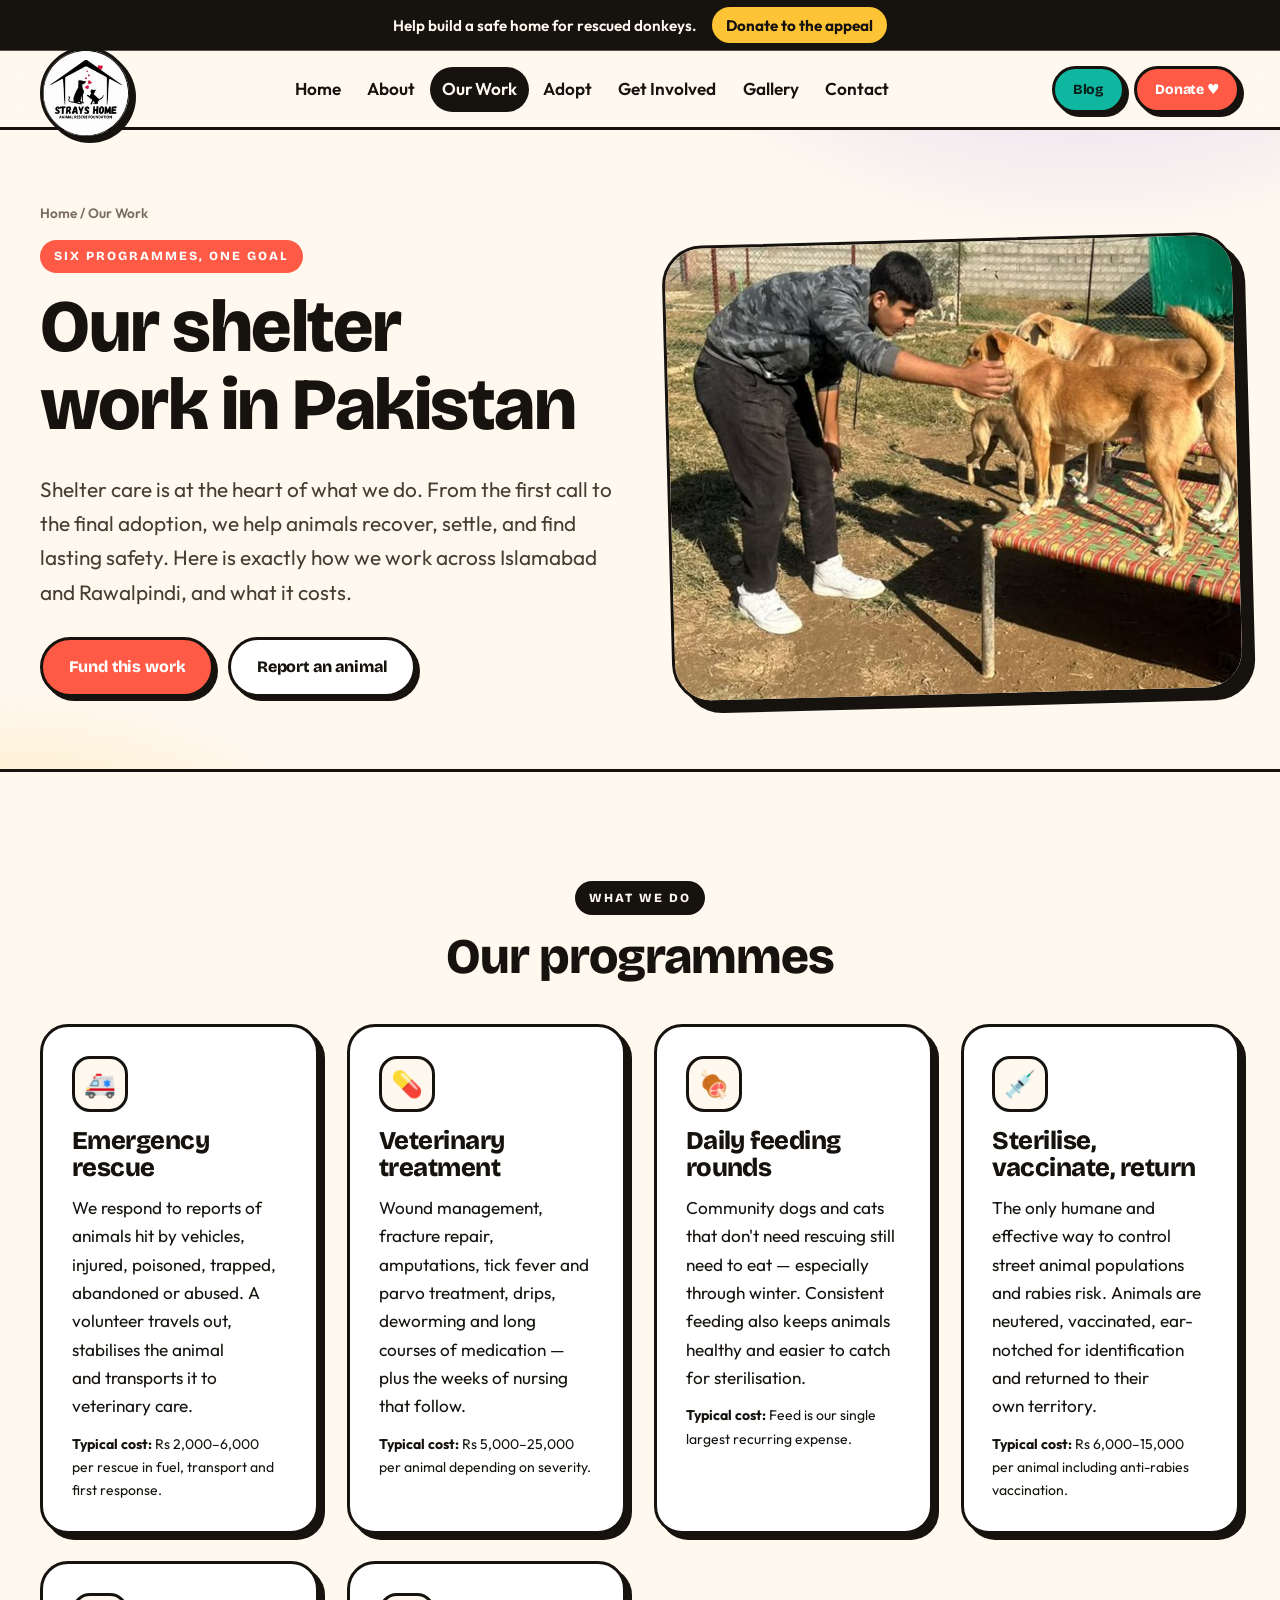
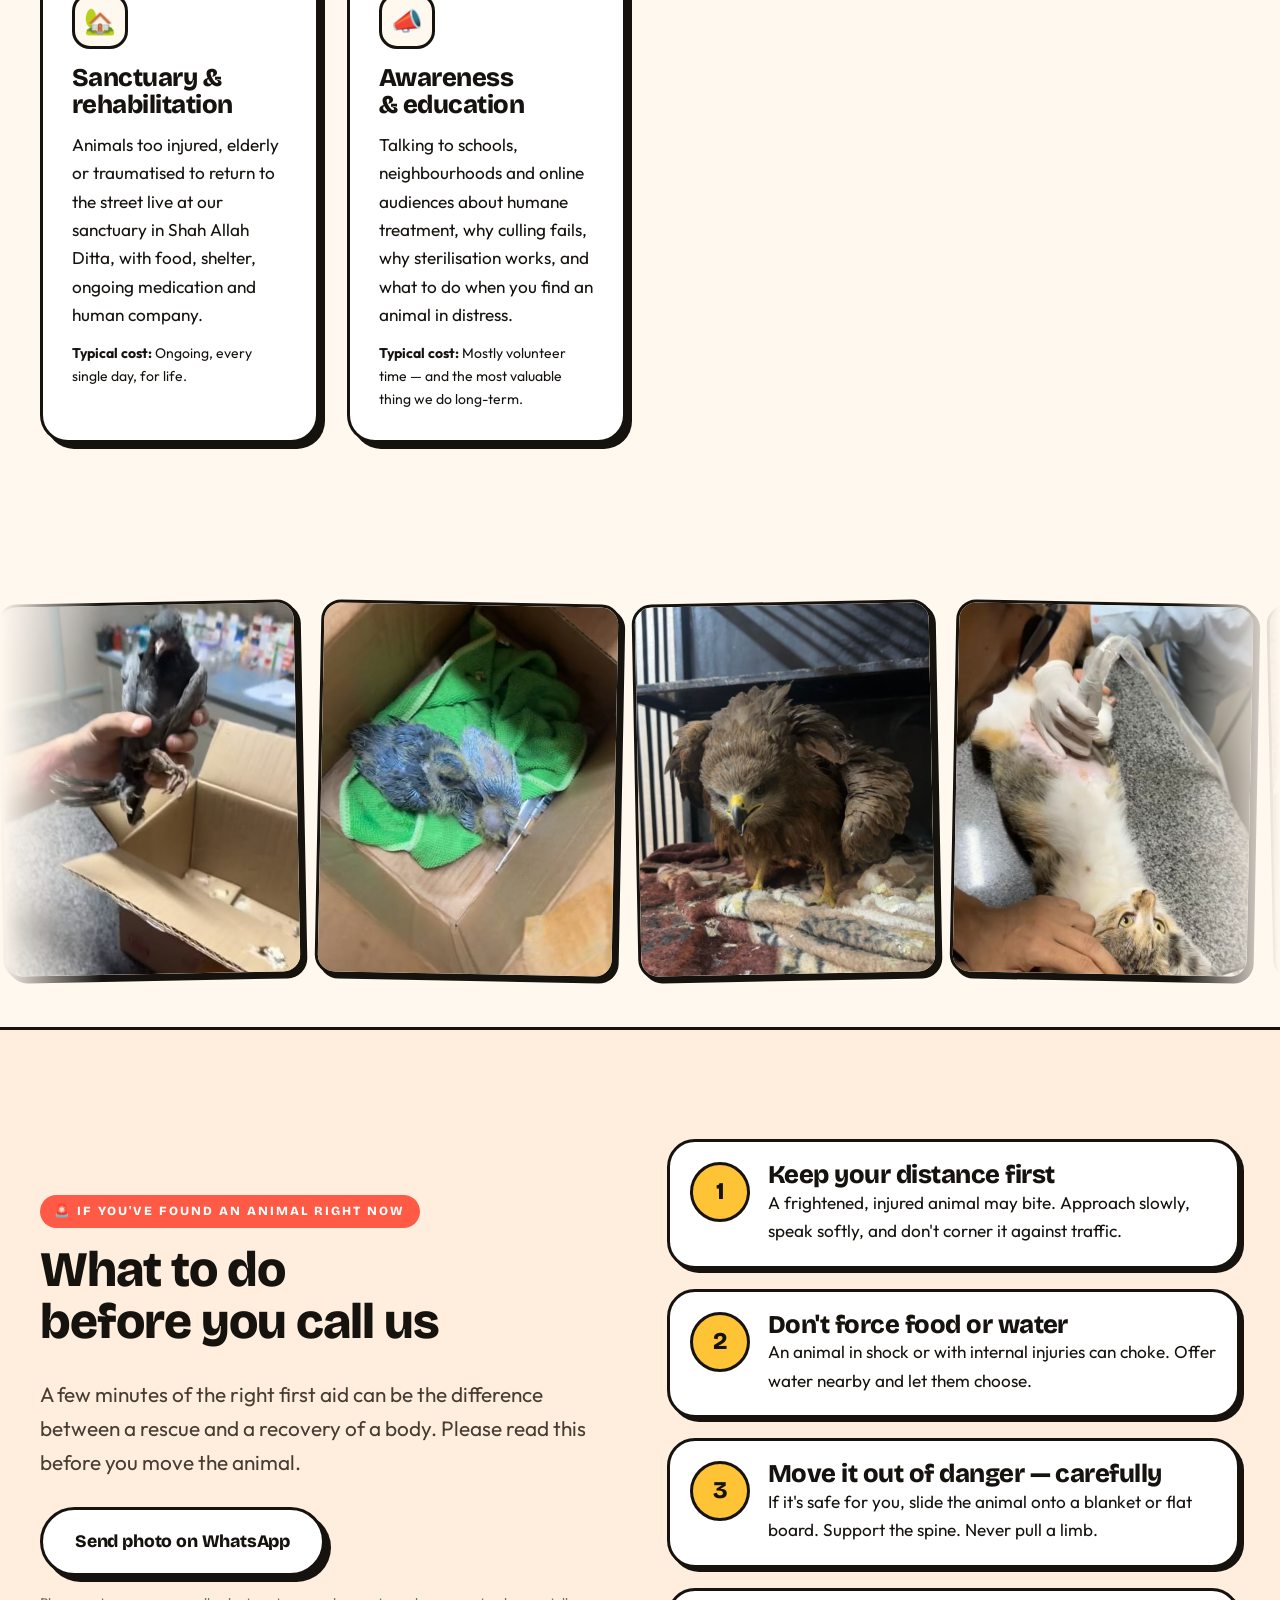
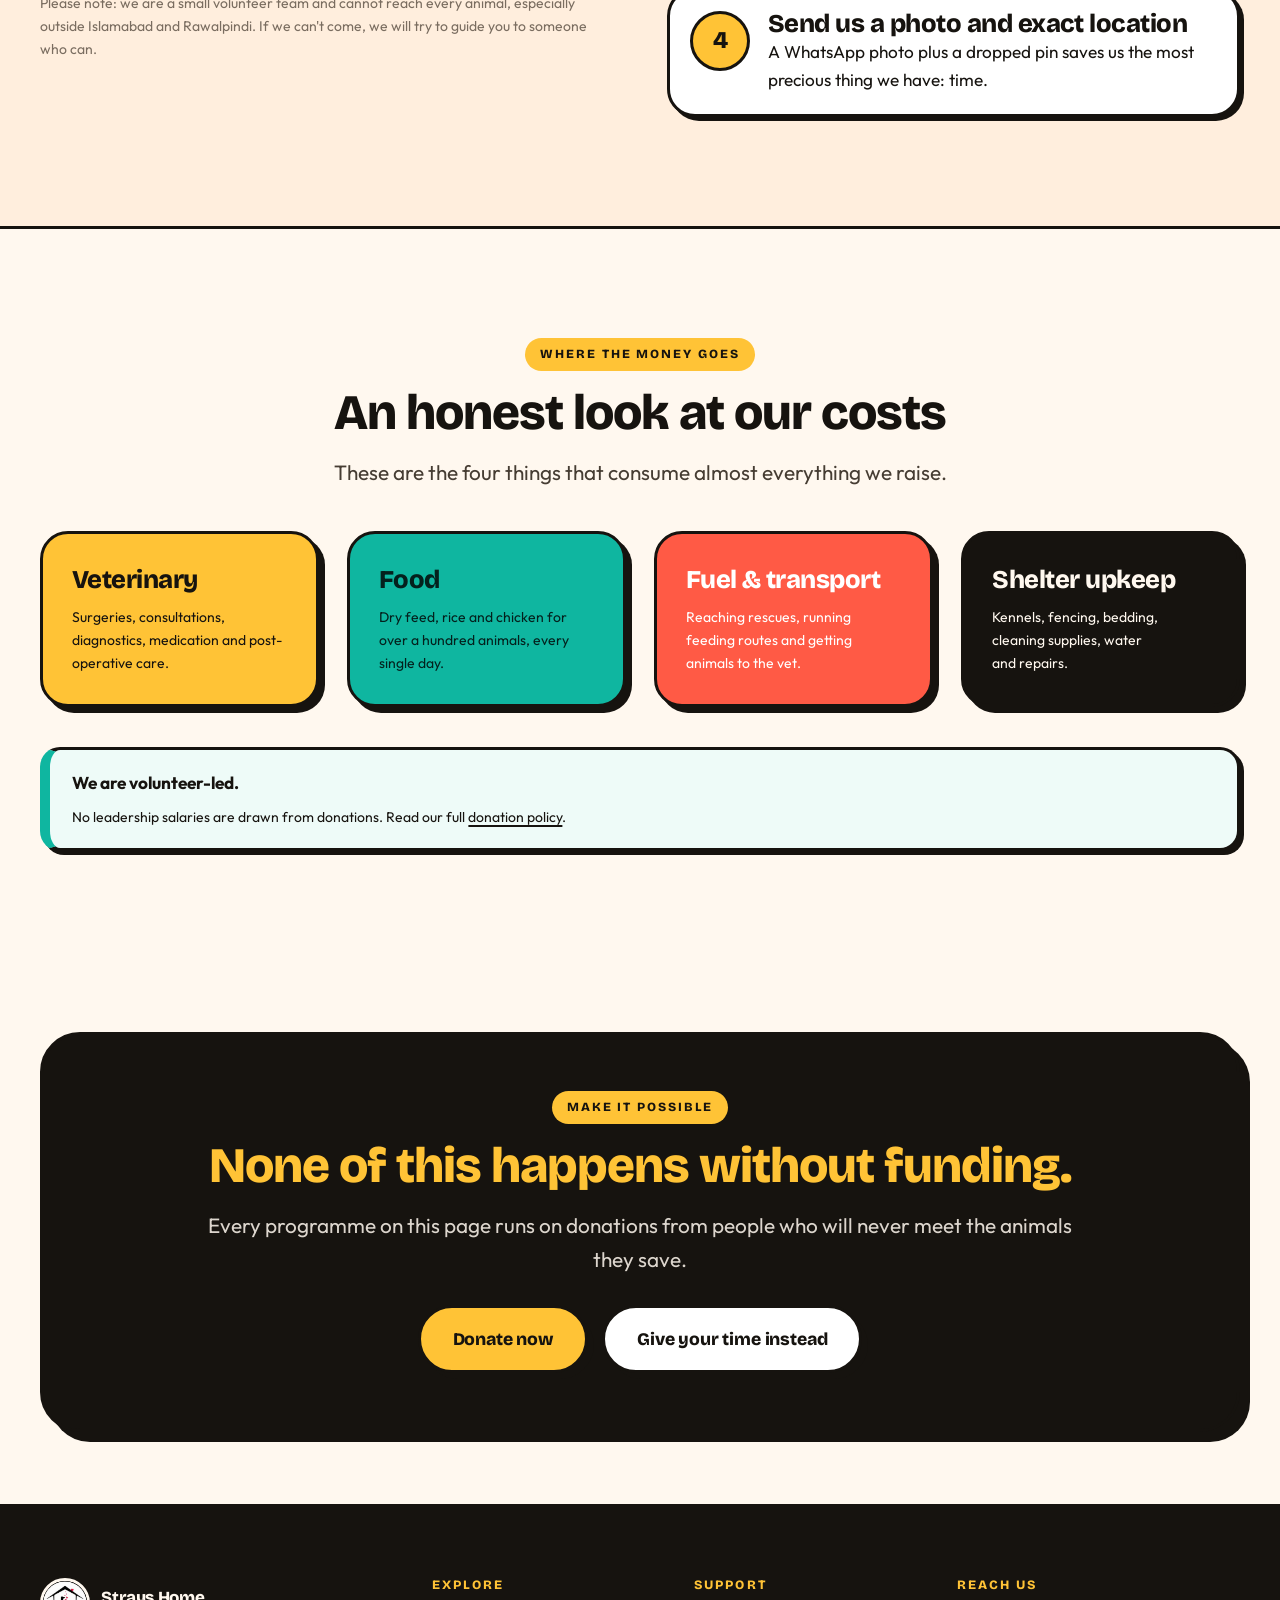
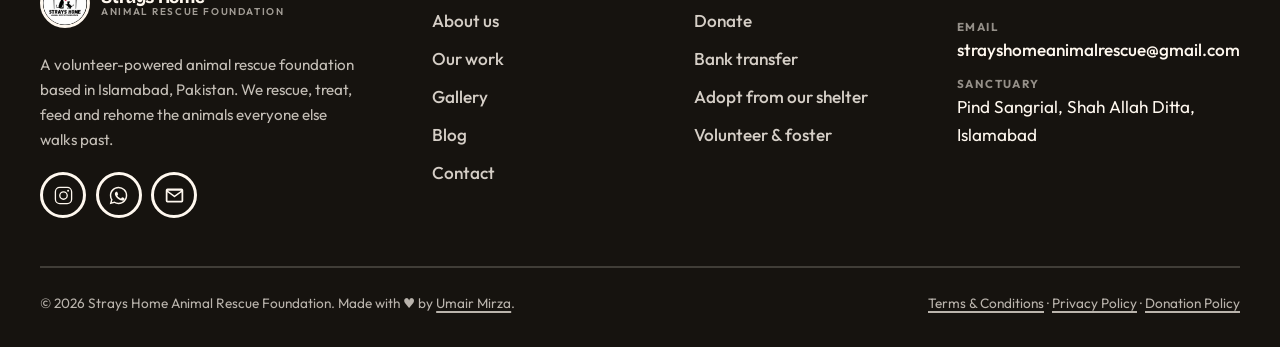
<file: our-work.html>
<!DOCTYPE html>
<html lang="en" data-base="">
<head>
<meta charset="utf-8">
<meta name="viewport" content="width=device-width, initial-scale=1">
<title>Animal Shelter Programmes in Pakistan | Strays Home</title>
<meta name="description" content="Shelter care, veterinary treatment, daily feeding, sterilisation and vaccination, and adoption programmes across Islamabad and Rawalpindi.">
<link rel="canonical" href="https://strayshome.com/our-work.html">
<meta name="robots" content="index, follow, max-image-preview:large, max-snippet:-1">
<meta name="theme-color" content="#FFF8EF">
<meta property="og:type" content="website">
<meta property="og:locale" content="en_PK">
<meta property="og:site_name" content="Strays Home Animal Rescue Foundation">
<meta property="og:title" content="Animal Shelter Programmes in Pakistan | Strays Home">
<meta property="og:description" content="Shelter care, treatment, feeding rounds, sterilisation, rehabilitation and adoption in Islamabad, Pakistan.">
<meta property="og:url" content="https://strayshome.com/our-work.html">
<meta property="og:image" content="https://strayshome.com/logo.jpg">
<meta name="twitter:card" content="summary_large_image">
<link rel="icon" href="logo.jpg">
<link rel="apple-touch-icon" href="logo.jpg">
<link rel="preconnect" href="https://fonts.googleapis.com">
<link rel="preconnect" href="https://fonts.gstatic.com" crossorigin>
<link href="https://fonts.googleapis.com/css2?family=Bricolage+Grotesque:opsz,wght@12..96,700;12..96,800&family=Outfit:wght@400;500;600;700&display=swap" rel="stylesheet">
<link rel="stylesheet" href="assets/css/styles.css">
<script type="application/ld+json">
{
  "@context": "https://schema.org",
  "@graph": [
    {
      "@type": "BreadcrumbList",
      "itemListElement": [
        { "@type": "ListItem", "position": 1, "name": "Home", "item": "https://strayshome.com/" },
        { "@type": "ListItem", "position": 2, "name": "Our Work", "item": "https://strayshome.com/our-work.html" }
      ]
    },
    {
      "@type": "ItemList",
      "name": "Animal rescue and shelter programmes in Pakistan",
      "itemListElement": [
        { "@type": "ListItem", "position": 1, "name": "Emergency street animal rescue", "url": "https://strayshome.com/our-work.html#rescue" },
        { "@type": "ListItem", "position": 2, "name": "Veterinary treatment and surgery", "url": "https://strayshome.com/our-work.html#medical" },
        { "@type": "ListItem", "position": 3, "name": "Daily street feeding rounds", "url": "https://strayshome.com/our-work.html#feeding" },
        { "@type": "ListItem", "position": 4, "name": "Sterilisation and vaccination (TNVR)", "url": "https://strayshome.com/our-work.html#tnvr" },
        { "@type": "ListItem", "position": 5, "name": "Sanctuary and long-term care", "url": "https://strayshome.com/our-work.html#sanctuary" },
        { "@type": "ListItem", "position": 6, "name": "Community education and awareness", "url": "https://strayshome.com/our-work.html#education" }
      ]
    }
  ]
}
</script>
</head>
<body>
<a class="skip-link" href="#main">Skip to content</a>

<div class="rescue-appeal">
  <div class="wrap rescue-appeal__inner">
    <p>Help build a safe home for rescued donkeys.</p>
    <a class="rescue-appeal__link" href="donate.html#donkey-rescue">Donate to the appeal</a>
  </div>
</div>

<header class="site-header">
  <div class="wrap site-header__inner">
    <a class="brand" href="index.html">
      <img class="brand__mark" src="logo.jpg" alt="" width="50" height="50">
      <span>
        <span class="brand__name">Strays Home</span>
        <span class="brand__sub">Animal Rescue Foundation</span>
      </span>
    </a>
    <nav class="nav" id="primary-nav" aria-label="Primary">
      <a href="index.html">Home</a>
      <a href="about.html">About</a>
      <a href="our-work.html">Our Work</a>
      <a href="adopt.html">Adopt</a>
      <a href="get-involved.html">Get Involved</a>
      <a href="gallery.html">Gallery</a>
      <a href="contact.html">Contact</a>
      <a class="btn btn--sm nav__cta" href="donate.html">Donate ♥</a>
    </nav>
    <div class="header-cta">
      <a class="btn btn--sm btn--teal header-blog" href="stories/">Blog</a>
      <a class="btn btn--sm" href="donate.html">Donate ♥</a>
      <button class="nav-toggle" type="button" aria-expanded="false" aria-controls="primary-nav" aria-label="Open menu"><span></span></button>
    </div>
  </div>
</header>

<main id="main">

  <section class="page-hero">
    <div class="wrap">
      <p class="crumbs"><a href="index.html">Home</a> / Our Work</p>
      <div class="split">
        <div data-reveal>
          <span class="eyebrow eyebrow--coral">Six programmes, one goal</span>
          <h1 class="mt-2">Our shelter work in Pakistan</h1>
          <p class="lede mt-3">
            Shelter care is at the heart of what we do. From the first call to the final adoption,
            we help animals recover, settle, and find lasting safety. Here is exactly how we work
            across Islamabad and Rawalpindi, and what it costs.
          </p>
          <div class="btn-row mt-3">
            <a class="btn" href="donate.html">Fund this work</a>
            <a class="btn btn--paper" href="#report-an-animal">Report an animal</a>
          </div>
        </div>
        <div data-reveal data-reveal-delay="120">
          <div class="frame frame--tilt" data-photo-spot="10" data-alt="Strays Home volunteers on a rescue run"></div>
        </div>
      </div>
    </div>
  </section>

  <!-- PROGRAMMES -->
  <section class="section">
    <div class="wrap">
      <div class="section__head center" data-reveal>
        <span class="eyebrow">What we do</span>
        <h2>Our programmes</h2>
      </div>

      <div class="grid grid--3">
        <article class="card card--hover" data-reveal id="rescue">
          <div class="card__icon">🚑</div>
          <h3>Emergency rescue</h3>
          <p>We respond to reports of animals hit by vehicles, injured, poisoned, trapped, abandoned or abused. A volunteer travels out, stabilises the animal and transports it to veterinary care.</p>
          <p class="small muted"><strong>Typical cost:</strong> Rs 2,000–6,000 per rescue in fuel, transport and first response.</p>
        </article>

        <article class="card card--hover" data-reveal data-reveal-delay="80" id="medical">
          <div class="card__icon">💊</div>
          <h3>Veterinary treatment</h3>
          <p>Wound management, fracture repair, amputations, tick fever and parvo treatment, drips, deworming and long courses of medication — plus the weeks of nursing that follow.</p>
          <p class="small muted"><strong>Typical cost:</strong> Rs 5,000–25,000 per animal depending on severity.</p>
        </article>

        <article class="card card--hover" data-reveal data-reveal-delay="160" id="feeding">
          <div class="card__icon">🍖</div>
          <h3>Daily feeding rounds</h3>
          <p>Community dogs and cats that don't need rescuing still need to eat — especially through winter. Consistent feeding also keeps animals healthy and easier to catch for sterilisation.</p>
          <p class="small muted"><strong>Typical cost:</strong> Feed is our single largest recurring expense.</p>
        </article>

        <article class="card card--hover" data-reveal data-reveal-delay="240" id="tnvr">
          <div class="card__icon">💉</div>
          <h3>Sterilise, vaccinate, return</h3>
          <p>The only humane and effective way to control street animal populations and rabies risk. Animals are neutered, vaccinated, ear-notched for identification and returned to their own territory.</p>
          <p class="small muted"><strong>Typical cost:</strong> Rs 6,000–15,000 per animal including anti-rabies vaccination.</p>
        </article>

        <article class="card card--hover" data-reveal data-reveal-delay="320" id="sanctuary">
          <div class="card__icon">🏡</div>
          <h3>Sanctuary &amp; rehabilitation</h3>
          <p>Animals too injured, elderly or traumatised to return to the street live at our sanctuary in Shah Allah Ditta, with food, shelter, ongoing medication and human company.</p>
          <p class="small muted"><strong>Typical cost:</strong> Ongoing, every single day, for life.</p>
        </article>

        <article class="card card--hover" data-reveal data-reveal-delay="400" id="education">
          <div class="card__icon">📣</div>
          <h3>Awareness &amp; education</h3>
          <p>Talking to schools, neighbourhoods and online audiences about humane treatment, why culling fails, why sterilisation works, and what to do when you find an animal in distress.</p>
          <p class="small muted"><strong>Typical cost:</strong> Mostly volunteer time — and the most valuable thing we do long-term.</p>
        </article>
      </div>
    </div>
  </section>

  <!-- PHOTO STRIP -->
  <section class="marquee-block marquee-fade" data-marquee data-count="10" aria-label="Photos of our rescue work">
    <div class="marquee" style="--speed:75s"></div>
  </section>

  <!-- REPORT AN ANIMAL -->
  <section class="section" id="report-an-animal" style="background:var(--cream-2);border-block:3px solid var(--ink)">
    <div class="wrap">
      <div class="split">
        <div data-reveal>
          <span class="eyebrow eyebrow--coral">🚨 If you've found an animal right now</span>
          <h2 class="mt-2">What to do before you call us</h2>
          <p class="lede mt-3">
            A few minutes of the right first aid can be the difference between a rescue and a
            recovery of a body. Please read this before you move the animal.
          </p>
          <div class="btn-row mt-3">
            
            <a class="btn btn--lg btn--paper" href="https://wa.me/923401534915" target="_blank" rel="noopener">Send photo on WhatsApp</a>
          </div>
          <p class="small muted mt-2">
            Please note: we are a small volunteer team and cannot reach every animal, especially
            outside Islamabad and Rawalpindi. If we can't come, we will try to guide you to
            someone who can.
          </p>
        </div>

        <div class="steps" data-reveal data-reveal-delay="120">
          <div class="step"><div><h3>Keep your distance first</h3><p>A frightened, injured animal may bite. Approach slowly, speak softly, and don't corner it against traffic.</p></div></div>
          <div class="step"><div><h3>Don't force food or water</h3><p>An animal in shock or with internal injuries can choke. Offer water nearby and let them choose.</p></div></div>
          <div class="step"><div><h3>Move it out of danger — carefully</h3><p>If it's safe for you, slide the animal onto a blanket or flat board. Support the spine. Never pull a limb.</p></div></div>
          <div class="step"><div><h3>Send us a photo and exact location</h3><p>A WhatsApp photo plus a dropped pin saves us the most precious thing we have: time.</p></div></div>
        </div>
      </div>
    </div>
  </section>

  <!-- COST BREAKDOWN -->
  <section class="section">
    <div class="wrap">
      <div class="section__head center" data-reveal>
        <span class="eyebrow eyebrow--sun">Where the money goes</span>
        <h2>An honest look at our costs</h2>
        <p class="lede mx-auto center">These are the four things that consume almost everything we raise.</p>
      </div>
      <div class="grid grid--4">
        <div class="card card--sun" data-reveal><h3>Veterinary</h3><p class="small">Surgeries, consultations, diagnostics, medication and post-operative care.</p></div>
        <div class="card card--teal" data-reveal data-reveal-delay="70"><h3>Food</h3><p class="small">Dry feed, rice and chicken for over a hundred animals, every single day.</p></div>
        <div class="card card--coral" data-reveal data-reveal-delay="140"><h3>Fuel &amp; transport</h3><p class="small">Reaching rescues, running feeding routes and getting animals to the vet.</p></div>
        <div class="card card--ink" data-reveal data-reveal-delay="210"><h3>Shelter upkeep</h3><p class="small">Kennels, fencing, bedding, cleaning supplies, water and repairs.</p></div>
      </div>
      <div class="callout callout--info mt-4" data-reveal>
        <strong>We are volunteer-led.</strong>
        <p class="small mt-1">No leadership salaries are drawn from donations. Read our full <a href="donate.html#transparency">donation policy</a>.</p>
      </div>
    </div>
  </section>

  <section class="section section--tight">
    <div class="wrap">
      <div class="cta-band" data-reveal>
        <span class="eyebrow eyebrow--sun">Make it possible</span>
        <h2 class="mt-2">None of this happens without funding.</h2>
        <p class="lede mt-2" style="color:rgba(255,248,239,.85)">Every programme on this page runs on donations from people who will never meet the animals they save.</p>
        <div class="btn-row mt-3">
          <a class="btn btn--lg btn--sun" href="donate.html">Donate now</a>
          <a class="btn btn--lg btn--paper" href="get-involved.html">Give your time instead</a>
        </div>
      </div>
    </div>
  </section>

</main>

<footer class="site-footer">
  <div class="wrap">
    <div class="footer__grid">
      <div>
        <a class="brand" href="index.html">
          <img class="brand__mark" src="logo.jpg" alt="" width="50" height="50">
          <span>
            <span class="brand__name">Strays Home</span>
            <span class="brand__sub">Animal Rescue Foundation</span>
          </span>
        </a>
        <p class="footer__about mt-2">
          A volunteer-powered animal rescue foundation based in Islamabad, Pakistan. We rescue,
          treat, feed and rehome the animals everyone else walks past.
        </p>
        <div class="socials">
          <a href="https://www.instagram.com/strayshomeanimalrescue" target="_blank" rel="noopener" aria-label="Strays Home on Instagram">
            <svg viewBox="0 0 24 24" aria-hidden="true"><path d="M7.75 2h8.5A5.75 5.75 0 0 1 22 7.75v8.5A5.75 5.75 0 0 1 16.25 22h-8.5A5.75 5.75 0 0 1 2 16.25v-8.5A5.75 5.75 0 0 1 7.75 2Zm0 1.5A4.25 4.25 0 0 0 3.5 7.75v8.5a4.25 4.25 0 0 0 4.25 4.25h8.5a4.25 4.25 0 0 0 4.25-4.25v-8.5A4.25 4.25 0 0 0 16.25 3.5h-8.5ZM12 7a5 5 0 1 1 0 10 5 5 0 0 1 0-10Zm0 1.5a3.5 3.5 0 1 0 0 7 3.5 3.5 0 0 0 0-7Zm5.25-.88a1.12 1.12 0 1 1 0-2.25 1.12 1.12 0 0 1 0 2.25Z"/></svg>
          </a>
          <a href="https://wa.me/923401534915" target="_blank" rel="noopener" aria-label="Message Strays Home on WhatsApp">
            <svg viewBox="0 0 24 24" aria-hidden="true"><path d="M12.04 2c-5.5 0-9.96 4.46-9.96 9.96 0 1.76.46 3.48 1.34 5L2 22l5.2-1.36a9.9 9.9 0 0 0 4.84 1.24c5.5 0 9.96-4.46 9.96-9.96 0-2.66-1.04-5.16-2.92-7.04A9.88 9.88 0 0 0 12.04 2Zm0 1.68c2.22 0 4.3.86 5.87 2.43a8.25 8.25 0 0 1 2.43 5.87c0 4.57-3.72 8.28-8.3 8.28a8.28 8.28 0 0 1-4.22-1.16l-.3-.18-3.13.82.84-3.05-.2-.31a8.24 8.24 0 0 1-1.27-4.4c0-4.57 3.72-8.3 8.28-8.3Zm-2.5 4.1c-.18 0-.47.07-.72.34-.25.27-.95.93-.95 2.26 0 1.33.97 2.62 1.11 2.8.14.18 1.9 2.9 4.62 3.97 2.26.89 2.72.71 3.21.67.49-.05 1.58-.65 1.8-1.27.22-.63.22-1.16.16-1.27-.07-.11-.25-.18-.52-.31-.27-.14-1.58-.78-1.83-.87-.24-.09-.42-.13-.6.14-.18.27-.68.87-.84 1.05-.15.18-.31.2-.58.07-.27-.14-1.13-.42-2.15-1.33-.8-.71-1.33-1.58-1.49-1.85-.16-.27-.02-.42.12-.55.12-.12.27-.31.4-.47.14-.16.18-.27.27-.45.09-.18.05-.34-.02-.47-.07-.14-.6-1.45-.82-1.98-.22-.52-.44-.45-.6-.46h-.51Z"/></svg>
          </a>
          <a href="mailto:strayshomeanimalrescue@gmail.com" aria-label="Email Strays Home">
            <svg viewBox="0 0 24 24" aria-hidden="true"><path d="M2 6a2 2 0 0 1 2-2h16a2 2 0 0 1 2 2v12a2 2 0 0 1-2 2H4a2 2 0 0 1-2-2V6Zm2.4.5L12 12l7.6-5.5H4.4ZM20 8.3l-7.42 5.36a1 1 0 0 1-1.16 0L4 8.3V18h16V8.3Z"/></svg>
          </a>
          
        </div>
      </div>
      <div>
        <h4>Explore</h4>
        <ul class="footer__links">
          <li><a href="about.html">About us</a></li>
          <li><a href="our-work.html">Our work</a></li>
          <li><a href="gallery.html">Gallery</a></li>
          <li><a href="stories/">Blog</a></li>
          <li><a href="contact.html">Contact</a></li>
        </ul>
      </div>
      <div>
        <h4>Support</h4>
        <ul class="footer__links">
          <li><a href="donate.html">Donate</a></li>
          <li><a href="donate.html#bank">Bank transfer</a></li>
          <li><a href="adopt.html">Adopt from our shelter</a></li>
          <li><a href="get-involved.html">Volunteer &amp; foster</a></li>
        </ul>
      </div>
      <div>
        <h4>Reach us</h4>
        <ul class="footer__links footer__links--contact">
          <li></li>
          <li><strong>Email</strong><a href="mailto:strayshomeanimalrescue@gmail.com">strayshomeanimalrescue@gmail.com</a></li>
          <li><strong>Sanctuary</strong>Pind Sangrial, Shah Allah Ditta, Islamabad</li>
        </ul>
      </div>
    </div>
    <div class="footer__bottom">
      <p>© <span data-year>2026</span> Strays Home Animal Rescue Foundation. Made with ♥ by <a href="https://www.linkedin.com/in/umair-m/" target="_blank" rel="noopener">Umair Mirza</a>.</p>
      <p>
        <a href="terms.html">Terms &amp; Conditions</a> ·
        <a href="privacy.html">Privacy Policy</a> ·
        <a href="donate.html#transparency">Donation Policy</a>
      </p>
    </div>
  </div>
</footer>

<button class="to-top" type="button" aria-label="Back to top">↑</button>

<div class="donate-bar">
  <a class="btn btn--sm" href="donate.html">Donate ♥</a>
</div>

<div class="lightbox" hidden role="dialog" aria-modal="true" aria-label="Photo viewer">
  <button class="lightbox__close" type="button" aria-label="Close photo">✕</button>
  <div class="lightbox__inner"><p class="lightbox__cap"></p></div>
</div>

<script src="assets/js/main.js" defer></script>
</body>
</html>
</file>
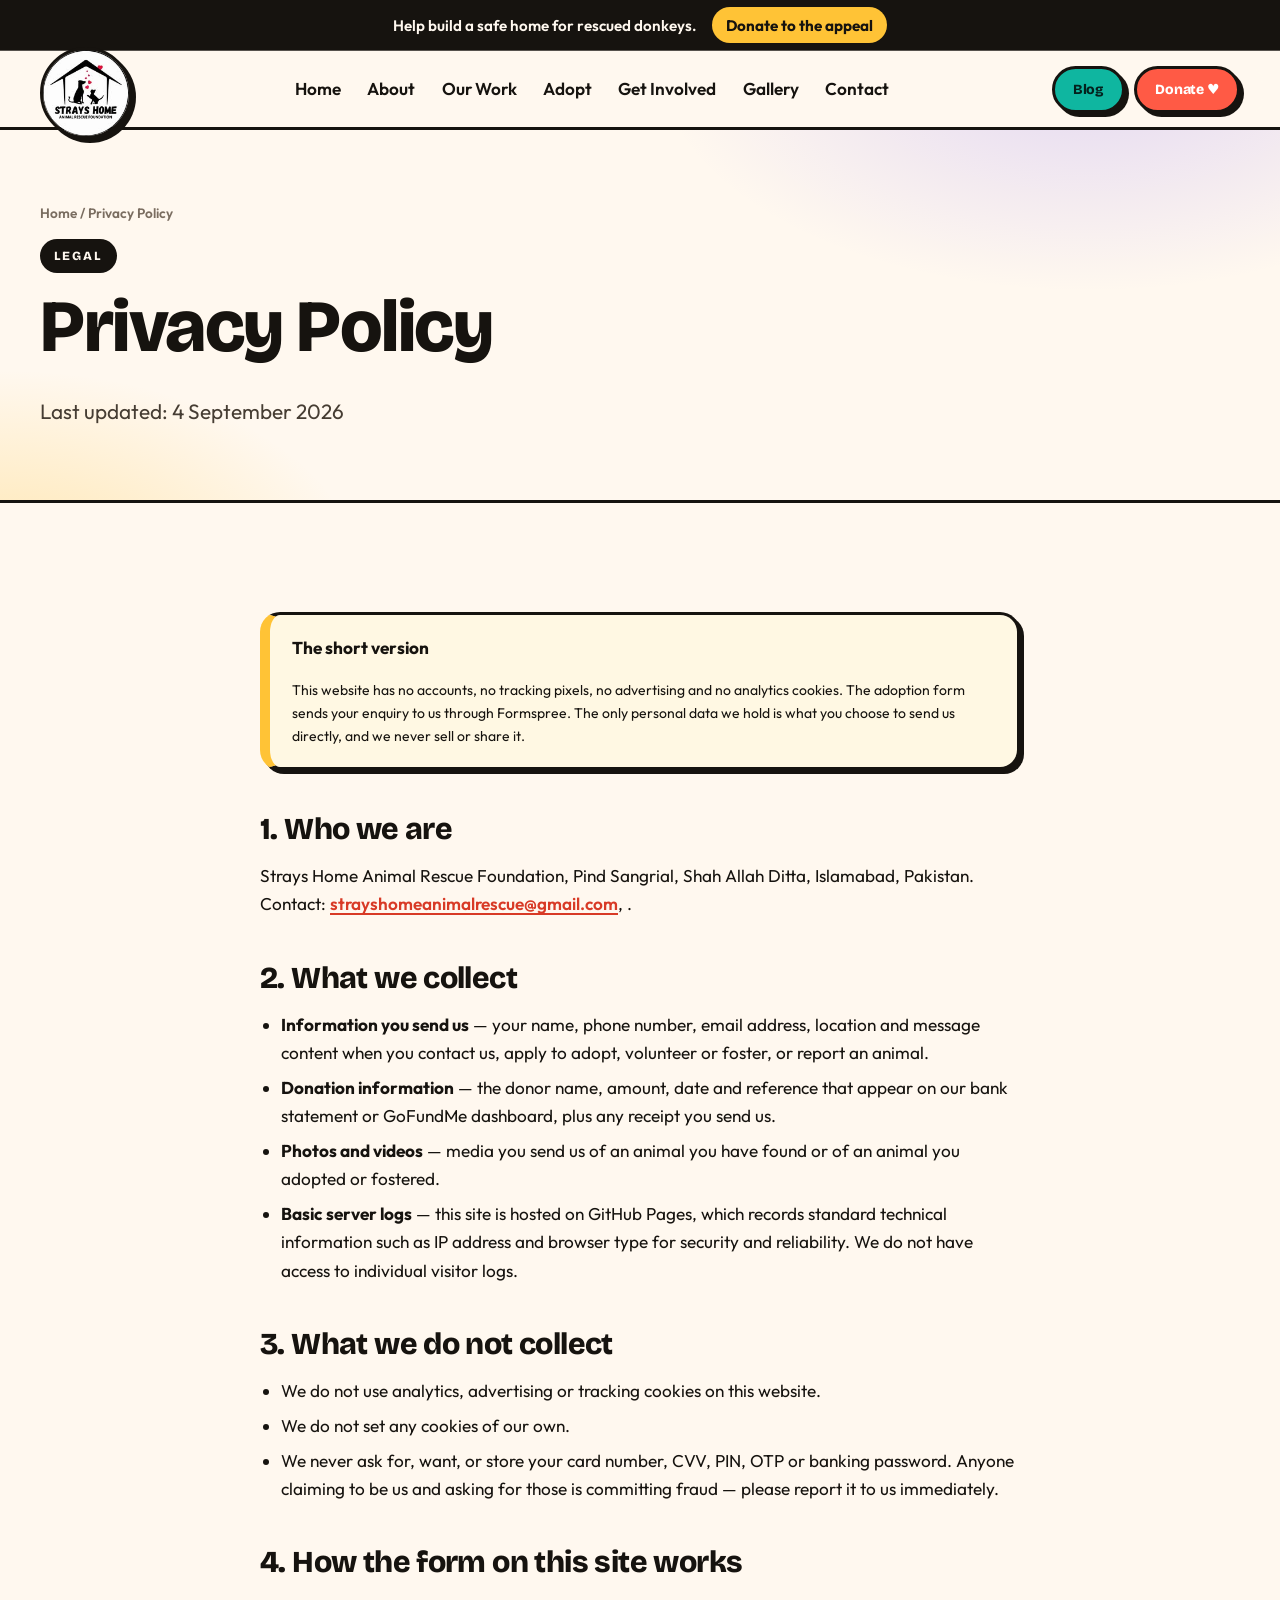
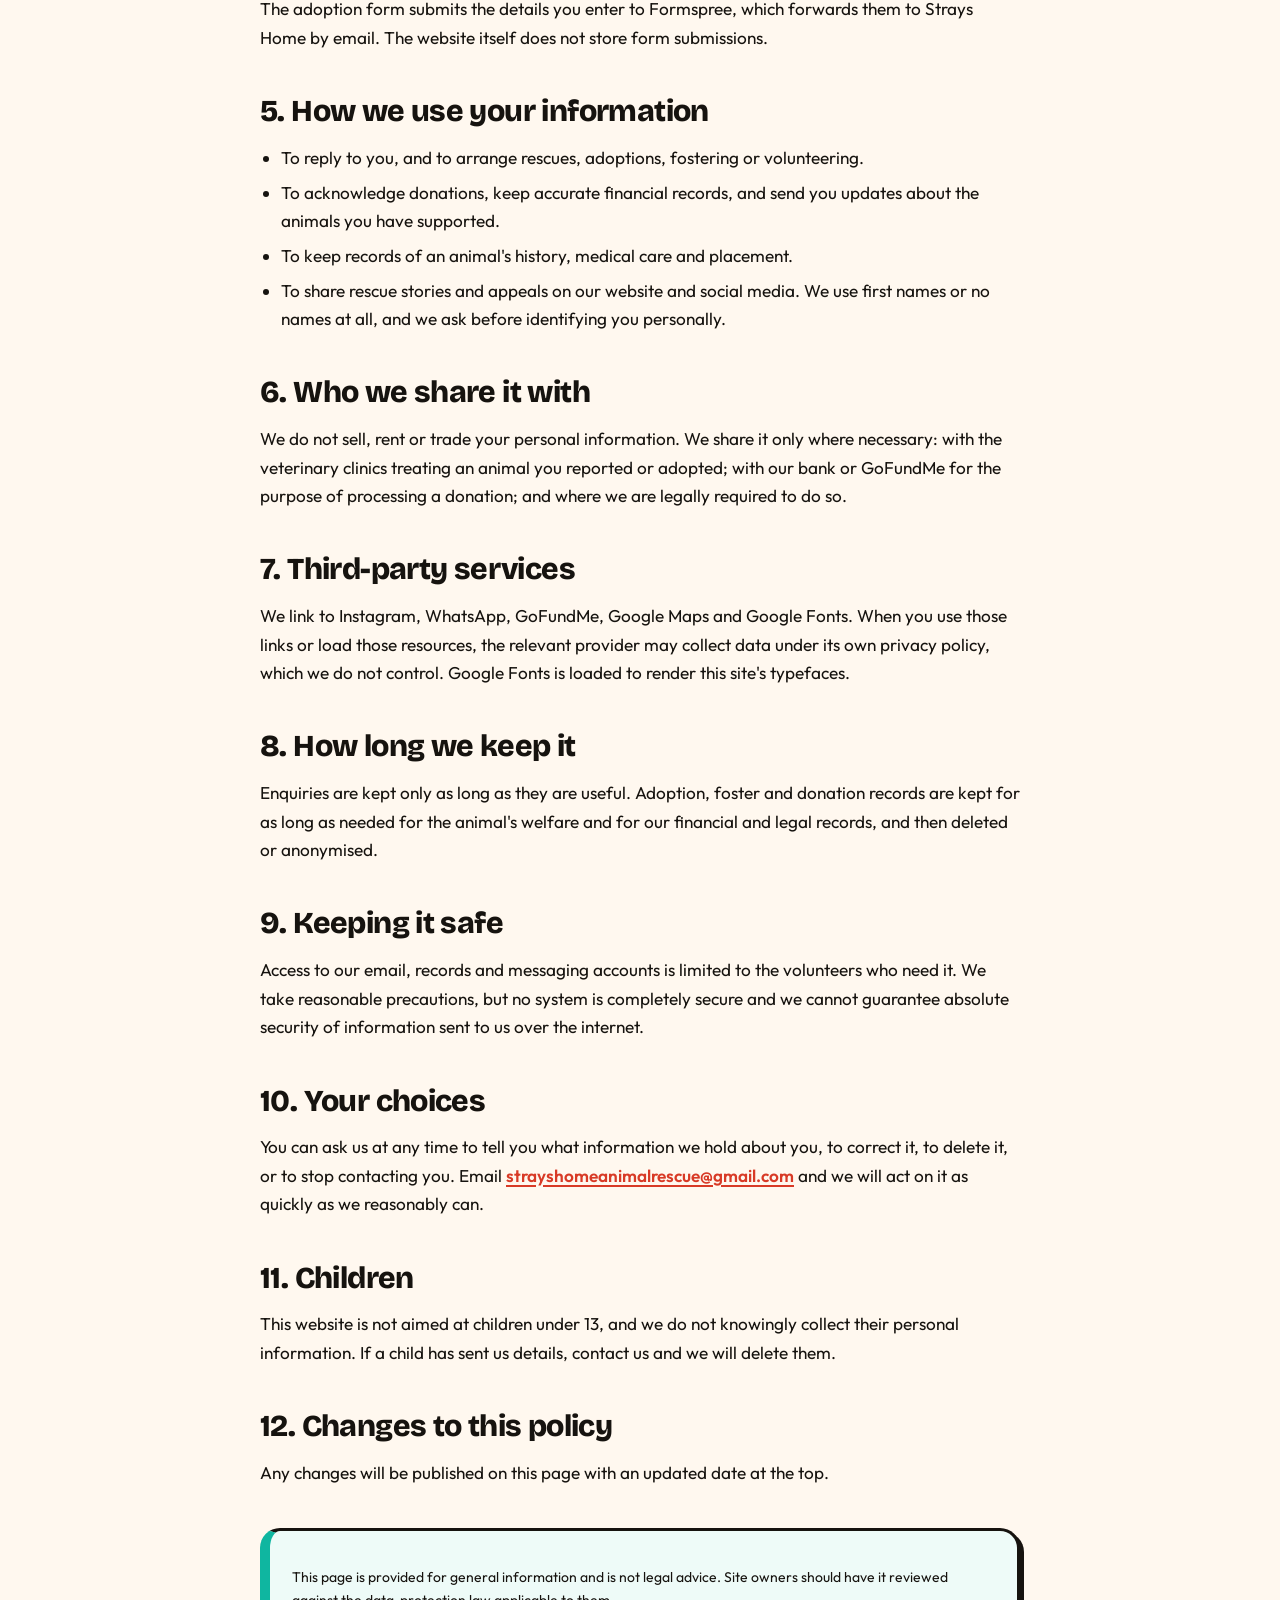
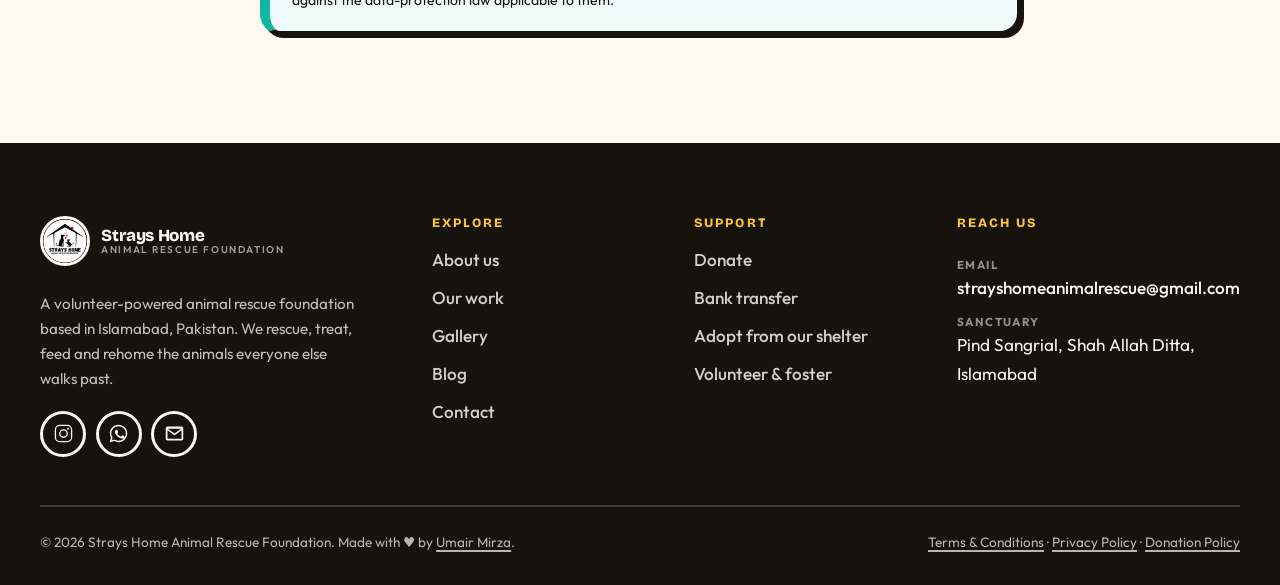
<file: privacy.html>
<!DOCTYPE html>
<html lang="en" data-base="">
<head>
<meta charset="utf-8">
<meta name="viewport" content="width=device-width, initial-scale=1">
<title>Privacy Policy — Strays Home Animal Rescue Foundation</title>
<meta name="description" content="How Strays Home Animal Rescue Foundation collects, uses and protects your personal information when you contact us, donate, adopt or volunteer.">
<link rel="canonical" href="https://strayshome.com/privacy.html">
<meta name="robots" content="index, follow">
<meta name="theme-color" content="#FFF8EF">
<link rel="icon" href="logo.jpg">
<link rel="apple-touch-icon" href="logo.jpg">
<link rel="preconnect" href="https://fonts.googleapis.com">
<link rel="preconnect" href="https://fonts.gstatic.com" crossorigin>
<link href="https://fonts.googleapis.com/css2?family=Bricolage+Grotesque:opsz,wght@12..96,700;12..96,800&family=Outfit:wght@400;500;600;700&display=swap" rel="stylesheet">
<link rel="stylesheet" href="assets/css/styles.css">
<script type="application/ld+json">
{
  "@context": "https://schema.org",
  "@type": "BreadcrumbList",
  "itemListElement": [
    { "@type": "ListItem", "position": 1, "name": "Home", "item": "https://strayshome.com/" },
    { "@type": "ListItem", "position": 2, "name": "Privacy Policy", "item": "https://strayshome.com/privacy.html" }
  ]
}
</script>
</head>
<body>
<a class="skip-link" href="#main">Skip to content</a>

<div class="rescue-appeal">
  <div class="wrap rescue-appeal__inner">
    <p>Help build a safe home for rescued donkeys.</p>
    <a class="rescue-appeal__link" href="donate.html#donkey-rescue">Donate to the appeal</a>
  </div>
</div>

<header class="site-header">
  <div class="wrap site-header__inner">
    <a class="brand" href="index.html">
      <img class="brand__mark" src="logo.jpg" alt="" width="50" height="50">
      <span>
        <span class="brand__name">Strays Home</span>
        <span class="brand__sub">Animal Rescue Foundation</span>
      </span>
    </a>
    <nav class="nav" id="primary-nav" aria-label="Primary">
      <a href="index.html">Home</a>
      <a href="about.html">About</a>
      <a href="our-work.html">Our Work</a>
      <a href="adopt.html">Adopt</a>
      <a href="get-involved.html">Get Involved</a>
      <a href="gallery.html">Gallery</a>
      <a href="contact.html">Contact</a>
      <a class="btn btn--sm nav__cta" href="donate.html">Donate ♥</a>
    </nav>
    <div class="header-cta">
      <a class="btn btn--sm btn--teal header-blog" href="stories/">Blog</a>
      <a class="btn btn--sm" href="donate.html">Donate ♥</a>
      <button class="nav-toggle" type="button" aria-expanded="false" aria-controls="primary-nav" aria-label="Open menu"><span></span></button>
    </div>
  </div>
</header>

<main id="main">

  <section class="page-hero">
    <div class="wrap">
      <p class="crumbs"><a href="index.html">Home</a> / Privacy Policy</p>
      <span class="eyebrow">Legal</span>
      <h1 class="mt-2">Privacy Policy</h1>
      <p class="lede mt-3">Last updated: 4 September 2026</p>
    </div>
  </section>

  <section class="section">
    <div class="wrap wrap--narrow prose">

      <div class="callout callout--sun">
        <strong>The short version</strong>
        <p class="small mt-1">
          This website has no accounts, no tracking pixels, no advertising and no analytics
          cookies. The adoption form sends your enquiry to us through Formspree.
          The only personal data we hold is what you choose to send us directly, and we never sell
          or share it.
        </p>
      </div>

      <h2>1. Who we are</h2>
      <p>
        Strays Home Animal Rescue Foundation, Pind Sangrial, Shah Allah Ditta, Islamabad, Pakistan.
        Contact: <a href="mailto:strayshomeanimalrescue@gmail.com">strayshomeanimalrescue@gmail.com</a>,
        .
      </p>

      <h2>2. What we collect</h2>
      <ul>
        <li><strong>Information you send us</strong> — your name, phone number, email address, location and message content when you contact us, apply to adopt, volunteer or foster, or report an animal.</li>
        <li><strong>Donation information</strong> — the donor name, amount, date and reference that appear on our bank statement or GoFundMe dashboard, plus any receipt you send us.</li>
        <li><strong>Photos and videos</strong> — media you send us of an animal you have found or of an animal you adopted or fostered.</li>
        <li><strong>Basic server logs</strong> — this site is hosted on GitHub Pages, which records standard technical information such as IP address and browser type for security and reliability. We do not have access to individual visitor logs.</li>
      </ul>

      <h2>3. What we do not collect</h2>
      <ul>
        <li>We do not use analytics, advertising or tracking cookies on this website.</li>
        <li>We do not set any cookies of our own.</li>
        <li>We never ask for, want, or store your card number, CVV, PIN, OTP or banking password. Anyone claiming to be us and asking for those is committing fraud — please report it to us immediately.</li>
      </ul>

      <h2>4. How the form on this site works</h2>
      <p>
        The adoption form submits the details you enter to Formspree, which forwards them to Strays
        Home by email. The website itself does not store form submissions.
      </p>

      <h2>5. How we use your information</h2>
      <ul>
        <li>To reply to you, and to arrange rescues, adoptions, fostering or volunteering.</li>
        <li>To acknowledge donations, keep accurate financial records, and send you updates about the animals you have supported.</li>
        <li>To keep records of an animal's history, medical care and placement.</li>
        <li>To share rescue stories and appeals on our website and social media. We use first names or no names at all, and we ask before identifying you personally.</li>
      </ul>

      <h2>6. Who we share it with</h2>
      <p>
        We do not sell, rent or trade your personal information. We share it only where necessary:
        with the veterinary clinics treating an animal you reported or adopted; with our bank or
        GoFundMe for the purpose of processing a donation; and where we are legally required to do so.
      </p>

      <h2>7. Third-party services</h2>
      <p>
        We link to Instagram, WhatsApp, GoFundMe, Google Maps and Google Fonts. When you use those
        links or load those resources, the relevant provider may collect data under its own privacy
        policy, which we do not control. Google Fonts is loaded to render this site's typefaces.
      </p>

      <h2>8. How long we keep it</h2>
      <p>
        Enquiries are kept only as long as they are useful. Adoption, foster and donation records
        are kept for as long as needed for the animal's welfare and for our financial and legal
        records, and then deleted or anonymised.
      </p>

      <h2>9. Keeping it safe</h2>
      <p>
        Access to our email, records and messaging accounts is limited to the volunteers who need
        it. We take reasonable precautions, but no system is completely secure and we cannot
        guarantee absolute security of information sent to us over the internet.
      </p>

      <h2>10. Your choices</h2>
      <p>
        You can ask us at any time to tell you what information we hold about you, to correct it,
        to delete it, or to stop contacting you. Email
        <a href="mailto:strayshomeanimalrescue@gmail.com">strayshomeanimalrescue@gmail.com</a> and we will act on it as
        quickly as we reasonably can.
      </p>

      <h2>11. Children</h2>
      <p>
        This website is not aimed at children under 13, and we do not knowingly collect their
        personal information. If a child has sent us details, contact us and we will delete them.
      </p>

      <h2>12. Changes to this policy</h2>
      <p>
        Any changes will be published on this page with an updated date at the top.
      </p>

      <div class="callout callout--info mt-4">
        <p class="small">
          This page is provided for general information and is not legal advice. Site owners should
          have it reviewed against the data-protection law applicable to them.
        </p>
      </div>

    </div>
  </section>

</main>

<footer class="site-footer">
  <div class="wrap">
    <div class="footer__grid">
      <div>
        <a class="brand" href="index.html">
          <img class="brand__mark" src="logo.jpg" alt="" width="50" height="50">
          <span>
            <span class="brand__name">Strays Home</span>
            <span class="brand__sub">Animal Rescue Foundation</span>
          </span>
        </a>
        <p class="footer__about mt-2">
          A volunteer-powered animal rescue foundation based in Islamabad, Pakistan. We rescue,
          treat, feed and rehome the animals everyone else walks past.
        </p>
        <div class="socials">
          <a href="https://www.instagram.com/strayshomeanimalrescue" target="_blank" rel="noopener" aria-label="Strays Home on Instagram">
            <svg viewBox="0 0 24 24" aria-hidden="true"><path d="M7.75 2h8.5A5.75 5.75 0 0 1 22 7.75v8.5A5.75 5.75 0 0 1 16.25 22h-8.5A5.75 5.75 0 0 1 2 16.25v-8.5A5.75 5.75 0 0 1 7.75 2Zm0 1.5A4.25 4.25 0 0 0 3.5 7.75v8.5a4.25 4.25 0 0 0 4.25 4.25h8.5a4.25 4.25 0 0 0 4.25-4.25v-8.5A4.25 4.25 0 0 0 16.25 3.5h-8.5ZM12 7a5 5 0 1 1 0 10 5 5 0 0 1 0-10Zm0 1.5a3.5 3.5 0 1 0 0 7 3.5 3.5 0 0 0 0-7Zm5.25-.88a1.12 1.12 0 1 1 0-2.25 1.12 1.12 0 0 1 0 2.25Z"/></svg>
          </a>
          <a href="https://wa.me/923401534915" target="_blank" rel="noopener" aria-label="Message Strays Home on WhatsApp">
            <svg viewBox="0 0 24 24" aria-hidden="true"><path d="M12.04 2c-5.5 0-9.96 4.46-9.96 9.96 0 1.76.46 3.48 1.34 5L2 22l5.2-1.36a9.9 9.9 0 0 0 4.84 1.24c5.5 0 9.96-4.46 9.96-9.96 0-2.66-1.04-5.16-2.92-7.04A9.88 9.88 0 0 0 12.04 2Zm0 1.68c2.22 0 4.3.86 5.87 2.43a8.25 8.25 0 0 1 2.43 5.87c0 4.57-3.72 8.28-8.3 8.28a8.28 8.28 0 0 1-4.22-1.16l-.3-.18-3.13.82.84-3.05-.2-.31a8.24 8.24 0 0 1-1.27-4.4c0-4.57 3.72-8.3 8.28-8.3Zm-2.5 4.1c-.18 0-.47.07-.72.34-.25.27-.95.93-.95 2.26 0 1.33.97 2.62 1.11 2.8.14.18 1.9 2.9 4.62 3.97 2.26.89 2.72.71 3.21.67.49-.05 1.58-.65 1.8-1.27.22-.63.22-1.16.16-1.27-.07-.11-.25-.18-.52-.31-.27-.14-1.58-.78-1.83-.87-.24-.09-.42-.13-.6.14-.18.27-.68.87-.84 1.05-.15.18-.31.2-.58.07-.27-.14-1.13-.42-2.15-1.33-.8-.71-1.33-1.58-1.49-1.85-.16-.27-.02-.42.12-.55.12-.12.27-.31.4-.47.14-.16.18-.27.27-.45.09-.18.05-.34-.02-.47-.07-.14-.6-1.45-.82-1.98-.22-.52-.44-.45-.6-.46h-.51Z"/></svg>
          </a>
          <a href="mailto:strayshomeanimalrescue@gmail.com" aria-label="Email Strays Home">
            <svg viewBox="0 0 24 24" aria-hidden="true"><path d="M2 6a2 2 0 0 1 2-2h16a2 2 0 0 1 2 2v12a2 2 0 0 1-2 2H4a2 2 0 0 1-2-2V6Zm2.4.5L12 12l7.6-5.5H4.4ZM20 8.3l-7.42 5.36a1 1 0 0 1-1.16 0L4 8.3V18h16V8.3Z"/></svg>
          </a>
          
        </div>
      </div>
      <div>
        <h4>Explore</h4>
        <ul class="footer__links">
          <li><a href="about.html">About us</a></li>
          <li><a href="our-work.html">Our work</a></li>
          <li><a href="gallery.html">Gallery</a></li>
          <li><a href="stories/">Blog</a></li>
          <li><a href="contact.html">Contact</a></li>
        </ul>
      </div>
      <div>
        <h4>Support</h4>
        <ul class="footer__links">
          <li><a href="donate.html">Donate</a></li>
          <li><a href="donate.html#bank">Bank transfer</a></li>
          <li><a href="adopt.html">Adopt from our shelter</a></li>
          <li><a href="get-involved.html">Volunteer &amp; foster</a></li>
        </ul>
      </div>
      <div>
        <h4>Reach us</h4>
        <ul class="footer__links footer__links--contact">
          <li></li>
          <li><strong>Email</strong><a href="mailto:strayshomeanimalrescue@gmail.com">strayshomeanimalrescue@gmail.com</a></li>
          <li><strong>Sanctuary</strong>Pind Sangrial, Shah Allah Ditta, Islamabad</li>
        </ul>
      </div>
    </div>
    <div class="footer__bottom">
      <p>© <span data-year>2026</span> Strays Home Animal Rescue Foundation. Made with ♥ by <a href="https://www.linkedin.com/in/umair-m/" target="_blank" rel="noopener">Umair Mirza</a>.</p>
      <p>
        <a href="terms.html">Terms &amp; Conditions</a> ·
        <a href="privacy.html">Privacy Policy</a> ·
        <a href="donate.html#transparency">Donation Policy</a>
      </p>
    </div>
  </div>
</footer>

<button class="to-top" type="button" aria-label="Back to top">↑</button>

<div class="donate-bar">
  <a class="btn btn--sm" href="donate.html">Donate ♥</a>
</div>

<script src="assets/js/main.js" defer></script>
</body>
</html>
</file>
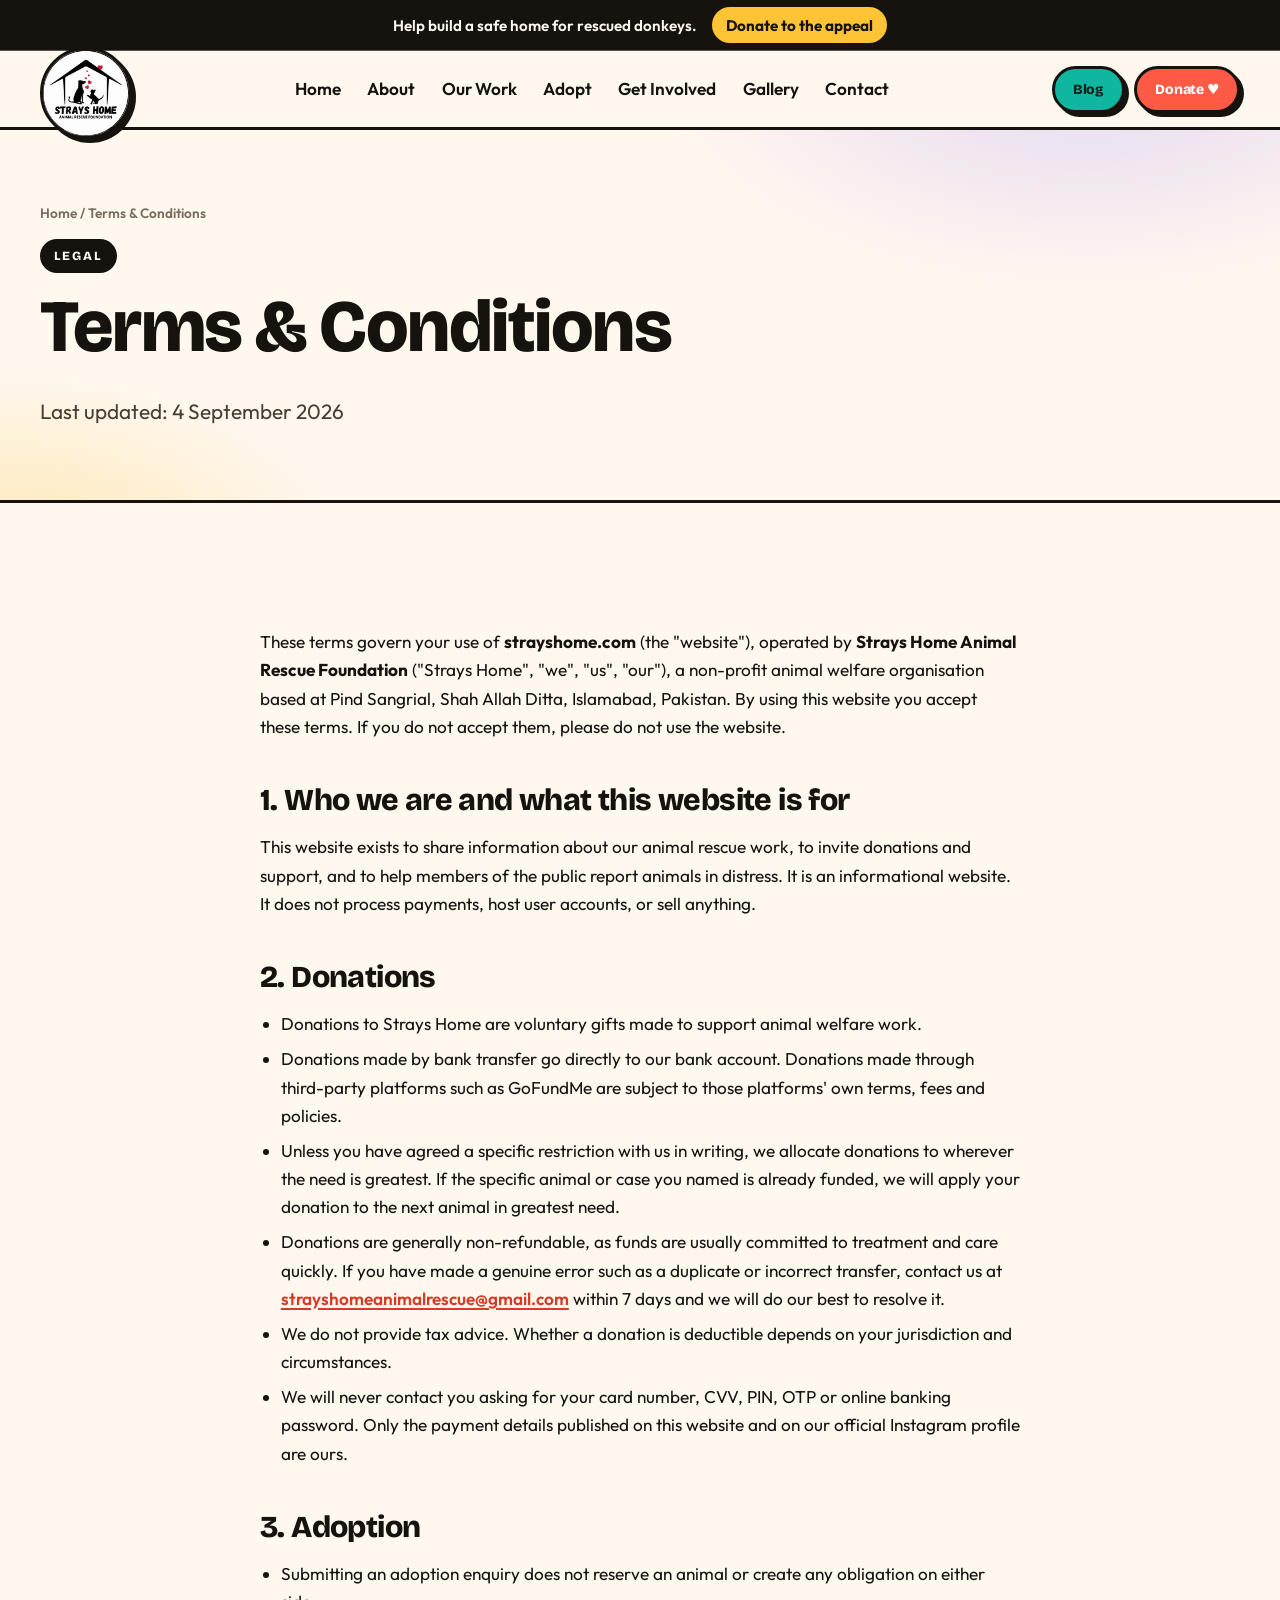
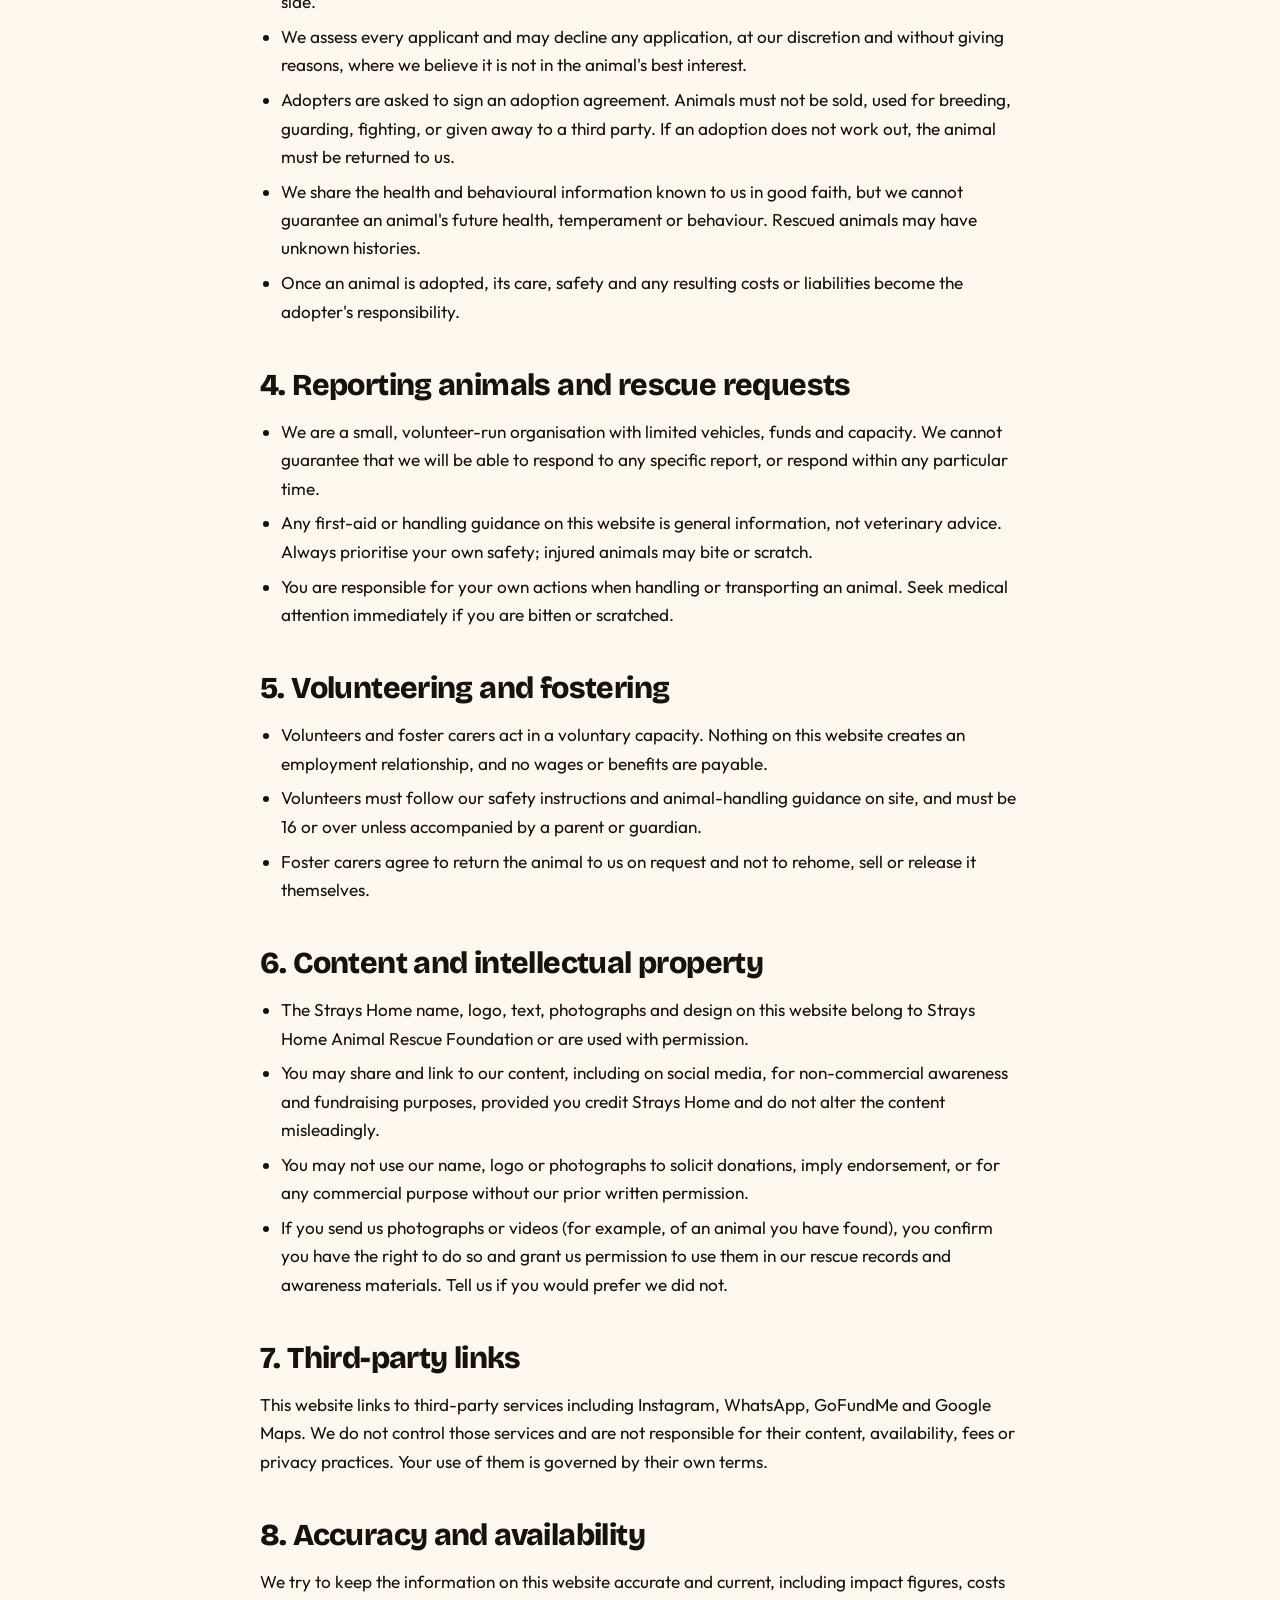
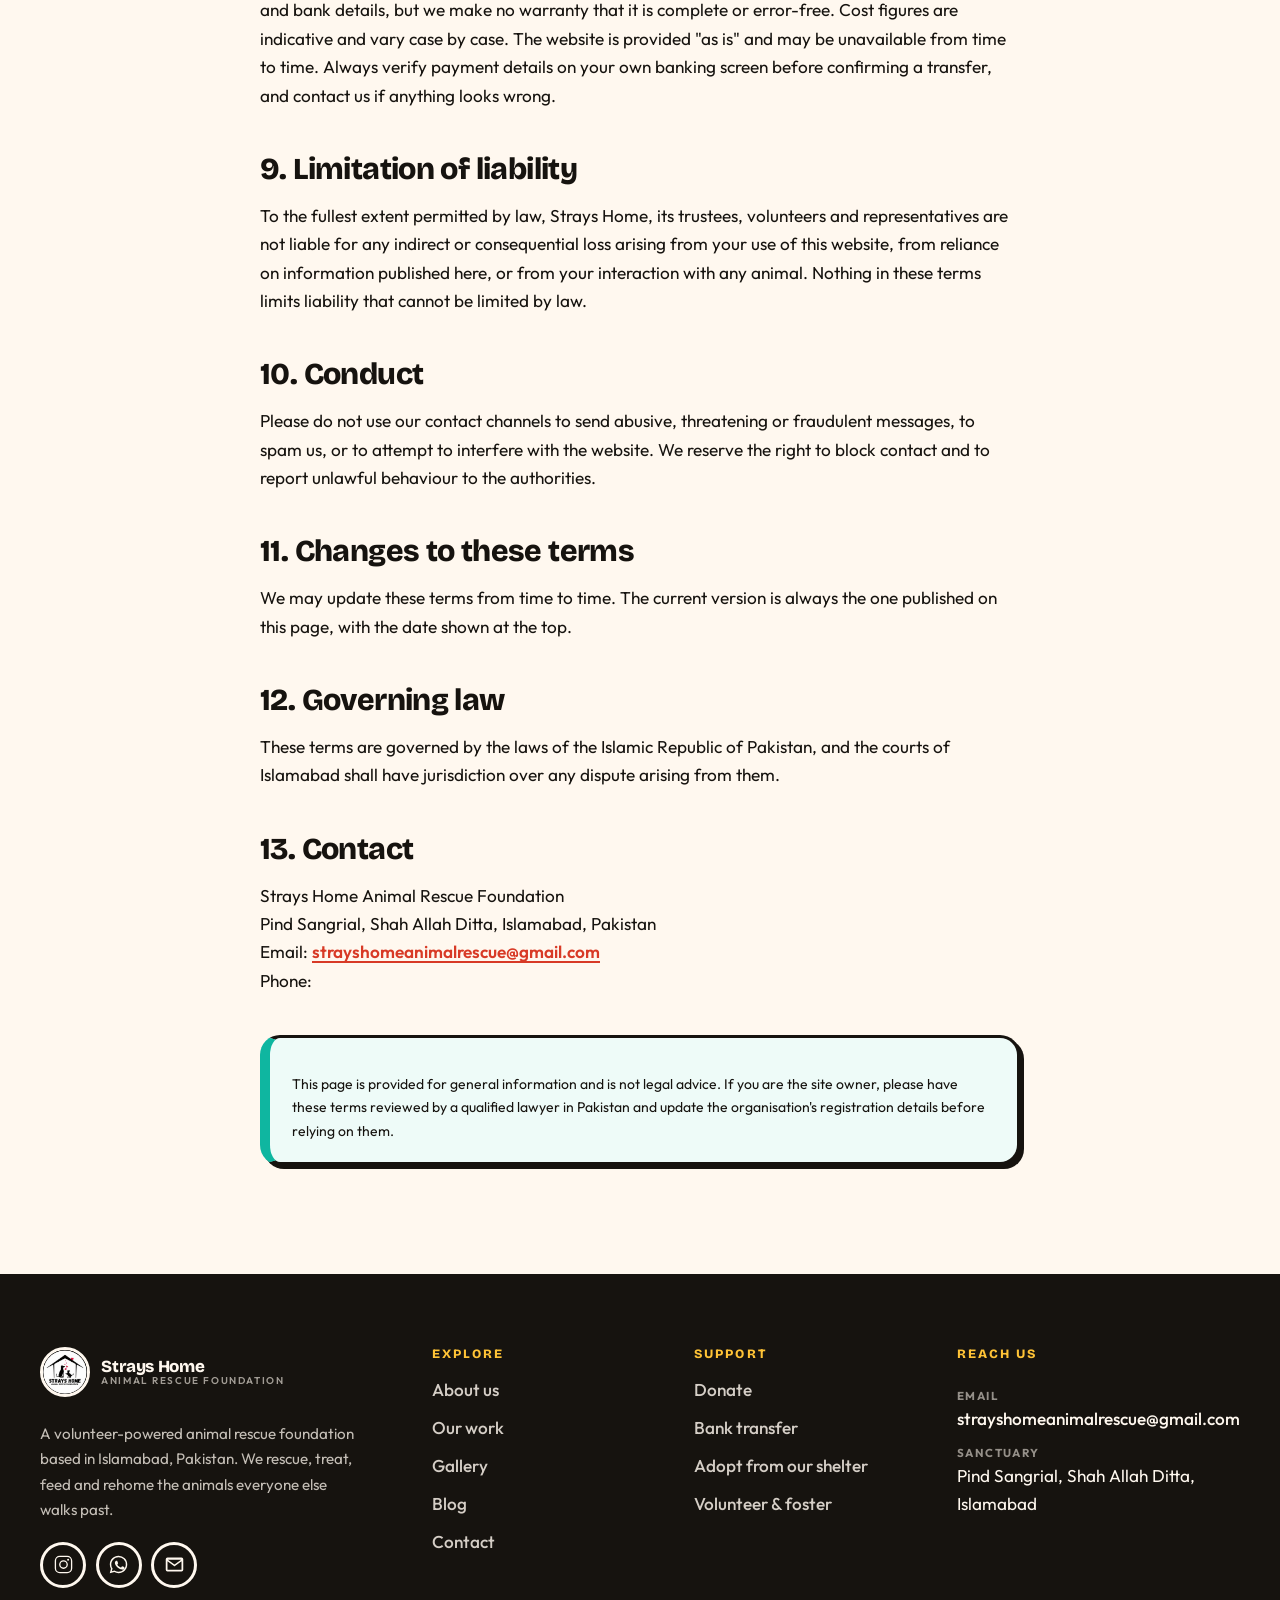
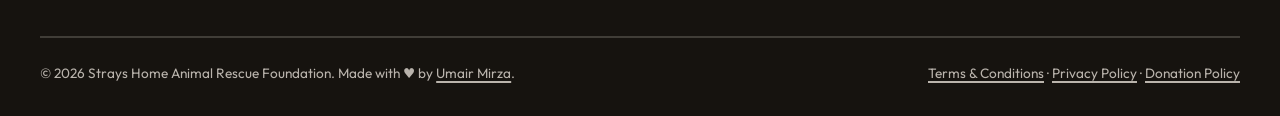
<file: terms.html>
<!DOCTYPE html>
<html lang="en" data-base="">
<head>
<meta charset="utf-8">
<meta name="viewport" content="width=device-width, initial-scale=1">
<title>Terms &amp; Conditions — Strays Home Animal Rescue Foundation</title>
<meta name="description" content="Terms and conditions for using the Strays Home Animal Rescue Foundation website, including donations, adoption, volunteering and content use.">
<link rel="canonical" href="https://strayshome.com/terms.html">
<meta name="robots" content="index, follow">
<meta name="theme-color" content="#FFF8EF">
<link rel="icon" href="logo.jpg">
<link rel="apple-touch-icon" href="logo.jpg">
<link rel="preconnect" href="https://fonts.googleapis.com">
<link rel="preconnect" href="https://fonts.gstatic.com" crossorigin>
<link href="https://fonts.googleapis.com/css2?family=Bricolage+Grotesque:opsz,wght@12..96,700;12..96,800&family=Outfit:wght@400;500;600;700&display=swap" rel="stylesheet">
<link rel="stylesheet" href="assets/css/styles.css">
<script type="application/ld+json">
{
  "@context": "https://schema.org",
  "@type": "BreadcrumbList",
  "itemListElement": [
    { "@type": "ListItem", "position": 1, "name": "Home", "item": "https://strayshome.com/" },
    { "@type": "ListItem", "position": 2, "name": "Terms & Conditions", "item": "https://strayshome.com/terms.html" }
  ]
}
</script>
</head>
<body>
<a class="skip-link" href="#main">Skip to content</a>

<div class="rescue-appeal">
  <div class="wrap rescue-appeal__inner">
    <p>Help build a safe home for rescued donkeys.</p>
    <a class="rescue-appeal__link" href="donate.html#donkey-rescue">Donate to the appeal</a>
  </div>
</div>

<header class="site-header">
  <div class="wrap site-header__inner">
    <a class="brand" href="index.html">
      <img class="brand__mark" src="logo.jpg" alt="" width="50" height="50">
      <span>
        <span class="brand__name">Strays Home</span>
        <span class="brand__sub">Animal Rescue Foundation</span>
      </span>
    </a>
    <nav class="nav" id="primary-nav" aria-label="Primary">
      <a href="index.html">Home</a>
      <a href="about.html">About</a>
      <a href="our-work.html">Our Work</a>
      <a href="adopt.html">Adopt</a>
      <a href="get-involved.html">Get Involved</a>
      <a href="gallery.html">Gallery</a>
      <a href="contact.html">Contact</a>
      <a class="btn btn--sm nav__cta" href="donate.html">Donate ♥</a>
    </nav>
    <div class="header-cta">
      <a class="btn btn--sm btn--teal header-blog" href="stories/">Blog</a>
      <a class="btn btn--sm" href="donate.html">Donate ♥</a>
      <button class="nav-toggle" type="button" aria-expanded="false" aria-controls="primary-nav" aria-label="Open menu"><span></span></button>
    </div>
  </div>
</header>

<main id="main">

  <section class="page-hero">
    <div class="wrap">
      <p class="crumbs"><a href="index.html">Home</a> / Terms &amp; Conditions</p>
      <span class="eyebrow">Legal</span>
      <h1 class="mt-2">Terms &amp; Conditions</h1>
      <p class="lede mt-3">Last updated: 4 September 2026</p>
    </div>
  </section>

  <section class="section">
    <div class="wrap wrap--narrow prose">

      <p>
        These terms govern your use of <strong>strayshome.com</strong> (the "website"), operated by
        <strong>Strays Home Animal Rescue Foundation</strong> ("Strays Home", "we", "us", "our"), a
        non-profit animal welfare organisation based at Pind Sangrial, Shah Allah Ditta, Islamabad,
        Pakistan. By using this website you accept these terms. If you do not accept them, please
        do not use the website.
      </p>

      <h2>1. Who we are and what this website is for</h2>
      <p>
        This website exists to share information about our animal rescue work, to invite donations
        and support, and to help members of the public report animals in distress. It is an
        informational website. It does not process payments, host user accounts, or sell anything.
      </p>

      <h2>2. Donations</h2>
      <ul>
        <li>Donations to Strays Home are voluntary gifts made to support animal welfare work.</li>
        <li>Donations made by bank transfer go directly to our bank account. Donations made through third-party platforms such as GoFundMe are subject to those platforms' own terms, fees and policies.</li>
        <li>Unless you have agreed a specific restriction with us in writing, we allocate donations to wherever the need is greatest. If the specific animal or case you named is already funded, we will apply your donation to the next animal in greatest need.</li>
        <li>Donations are generally non-refundable, as funds are usually committed to treatment and care quickly. If you have made a genuine error such as a duplicate or incorrect transfer, contact us at <a href="mailto:strayshomeanimalrescue@gmail.com">strayshomeanimalrescue@gmail.com</a> within 7 days and we will do our best to resolve it.</li>
        <li>We do not provide tax advice. Whether a donation is deductible depends on your jurisdiction and circumstances.</li>
        <li>We will never contact you asking for your card number, CVV, PIN, OTP or online banking password. Only the payment details published on this website and on our official Instagram profile are ours.</li>
      </ul>

      <h2>3. Adoption</h2>
      <ul>
        <li>Submitting an adoption enquiry does not reserve an animal or create any obligation on either side.</li>
        <li>We assess every applicant and may decline any application, at our discretion and without giving reasons, where we believe it is not in the animal's best interest.</li>
        <li>Adopters are asked to sign an adoption agreement. Animals must not be sold, used for breeding, guarding, fighting, or given away to a third party. If an adoption does not work out, the animal must be returned to us.</li>
        <li>We share the health and behavioural information known to us in good faith, but we cannot guarantee an animal's future health, temperament or behaviour. Rescued animals may have unknown histories.</li>
        <li>Once an animal is adopted, its care, safety and any resulting costs or liabilities become the adopter's responsibility.</li>
      </ul>

      <h2>4. Reporting animals and rescue requests</h2>
      <ul>
        <li>We are a small, volunteer-run organisation with limited vehicles, funds and capacity. We cannot guarantee that we will be able to respond to any specific report, or respond within any particular time.</li>
        <li>Any first-aid or handling guidance on this website is general information, not veterinary advice. Always prioritise your own safety; injured animals may bite or scratch.</li>
        <li>You are responsible for your own actions when handling or transporting an animal. Seek medical attention immediately if you are bitten or scratched.</li>
      </ul>

      <h2>5. Volunteering and fostering</h2>
      <ul>
        <li>Volunteers and foster carers act in a voluntary capacity. Nothing on this website creates an employment relationship, and no wages or benefits are payable.</li>
        <li>Volunteers must follow our safety instructions and animal-handling guidance on site, and must be 16 or over unless accompanied by a parent or guardian.</li>
        <li>Foster carers agree to return the animal to us on request and not to rehome, sell or release it themselves.</li>
      </ul>

      <h2>6. Content and intellectual property</h2>
      <ul>
        <li>The Strays Home name, logo, text, photographs and design on this website belong to Strays Home Animal Rescue Foundation or are used with permission.</li>
        <li>You may share and link to our content, including on social media, for non-commercial awareness and fundraising purposes, provided you credit Strays Home and do not alter the content misleadingly.</li>
        <li>You may not use our name, logo or photographs to solicit donations, imply endorsement, or for any commercial purpose without our prior written permission.</li>
        <li>If you send us photographs or videos (for example, of an animal you have found), you confirm you have the right to do so and grant us permission to use them in our rescue records and awareness materials. Tell us if you would prefer we did not.</li>
      </ul>

      <h2>7. Third-party links</h2>
      <p>
        This website links to third-party services including Instagram, WhatsApp, GoFundMe and
        Google Maps. We do not control those services and are not responsible for their content,
        availability, fees or privacy practices. Your use of them is governed by their own terms.
      </p>

      <h2>8. Accuracy and availability</h2>
      <p>
        We try to keep the information on this website accurate and current, including impact
        figures, costs and bank details, but we make no warranty that it is complete or error-free.
        Cost figures are indicative and vary case by case. The website is provided "as is" and may
        be unavailable from time to time. Always verify payment details on your own banking screen
        before confirming a transfer, and contact us if anything looks wrong.
      </p>

      <h2>9. Limitation of liability</h2>
      <p>
        To the fullest extent permitted by law, Strays Home, its trustees, volunteers and
        representatives are not liable for any indirect or consequential loss arising from your use
        of this website, from reliance on information published here, or from your interaction with
        any animal. Nothing in these terms limits liability that cannot be limited by law.
      </p>

      <h2>10. Conduct</h2>
      <p>
        Please do not use our contact channels to send abusive, threatening or fraudulent messages,
        to spam us, or to attempt to interfere with the website. We reserve the right to block
        contact and to report unlawful behaviour to the authorities.
      </p>

      <h2>11. Changes to these terms</h2>
      <p>
        We may update these terms from time to time. The current version is always the one
        published on this page, with the date shown at the top.
      </p>

      <h2>12. Governing law</h2>
      <p>
        These terms are governed by the laws of the Islamic Republic of Pakistan, and the courts of
        Islamabad shall have jurisdiction over any dispute arising from them.
      </p>

      <h2>13. Contact</h2>
      <p>
        Strays Home Animal Rescue Foundation<br>
        Pind Sangrial, Shah Allah Ditta, Islamabad, Pakistan<br>
        Email: <a href="mailto:strayshomeanimalrescue@gmail.com">strayshomeanimalrescue@gmail.com</a><br>
        Phone: 
      </p>

      <div class="callout callout--info mt-4">
        <p class="small">
          This page is provided for general information and is not legal advice. If you are the
          site owner, please have these terms reviewed by a qualified lawyer in Pakistan and
          update the organisation's registration details before relying on them.
        </p>
      </div>

    </div>
  </section>

</main>

<footer class="site-footer">
  <div class="wrap">
    <div class="footer__grid">
      <div>
        <a class="brand" href="index.html">
          <img class="brand__mark" src="logo.jpg" alt="" width="50" height="50">
          <span>
            <span class="brand__name">Strays Home</span>
            <span class="brand__sub">Animal Rescue Foundation</span>
          </span>
        </a>
        <p class="footer__about mt-2">
          A volunteer-powered animal rescue foundation based in Islamabad, Pakistan. We rescue,
          treat, feed and rehome the animals everyone else walks past.
        </p>
        <div class="socials">
          <a href="https://www.instagram.com/strayshomeanimalrescue" target="_blank" rel="noopener" aria-label="Strays Home on Instagram">
            <svg viewBox="0 0 24 24" aria-hidden="true"><path d="M7.75 2h8.5A5.75 5.75 0 0 1 22 7.75v8.5A5.75 5.75 0 0 1 16.25 22h-8.5A5.75 5.75 0 0 1 2 16.25v-8.5A5.75 5.75 0 0 1 7.75 2Zm0 1.5A4.25 4.25 0 0 0 3.5 7.75v8.5a4.25 4.25 0 0 0 4.25 4.25h8.5a4.25 4.25 0 0 0 4.25-4.25v-8.5A4.25 4.25 0 0 0 16.25 3.5h-8.5ZM12 7a5 5 0 1 1 0 10 5 5 0 0 1 0-10Zm0 1.5a3.5 3.5 0 1 0 0 7 3.5 3.5 0 0 0 0-7Zm5.25-.88a1.12 1.12 0 1 1 0-2.25 1.12 1.12 0 0 1 0 2.25Z"/></svg>
          </a>
          <a href="https://wa.me/923401534915" target="_blank" rel="noopener" aria-label="Message Strays Home on WhatsApp">
            <svg viewBox="0 0 24 24" aria-hidden="true"><path d="M12.04 2c-5.5 0-9.96 4.46-9.96 9.96 0 1.76.46 3.48 1.34 5L2 22l5.2-1.36a9.9 9.9 0 0 0 4.84 1.24c5.5 0 9.96-4.46 9.96-9.96 0-2.66-1.04-5.16-2.92-7.04A9.88 9.88 0 0 0 12.04 2Zm0 1.68c2.22 0 4.3.86 5.87 2.43a8.25 8.25 0 0 1 2.43 5.87c0 4.57-3.72 8.28-8.3 8.28a8.28 8.28 0 0 1-4.22-1.16l-.3-.18-3.13.82.84-3.05-.2-.31a8.24 8.24 0 0 1-1.27-4.4c0-4.57 3.72-8.3 8.28-8.3Zm-2.5 4.1c-.18 0-.47.07-.72.34-.25.27-.95.93-.95 2.26 0 1.33.97 2.62 1.11 2.8.14.18 1.9 2.9 4.62 3.97 2.26.89 2.72.71 3.21.67.49-.05 1.58-.65 1.8-1.27.22-.63.22-1.16.16-1.27-.07-.11-.25-.18-.52-.31-.27-.14-1.58-.78-1.83-.87-.24-.09-.42-.13-.6.14-.18.27-.68.87-.84 1.05-.15.18-.31.2-.58.07-.27-.14-1.13-.42-2.15-1.33-.8-.71-1.33-1.58-1.49-1.85-.16-.27-.02-.42.12-.55.12-.12.27-.31.4-.47.14-.16.18-.27.27-.45.09-.18.05-.34-.02-.47-.07-.14-.6-1.45-.82-1.98-.22-.52-.44-.45-.6-.46h-.51Z"/></svg>
          </a>
          <a href="mailto:strayshomeanimalrescue@gmail.com" aria-label="Email Strays Home">
            <svg viewBox="0 0 24 24" aria-hidden="true"><path d="M2 6a2 2 0 0 1 2-2h16a2 2 0 0 1 2 2v12a2 2 0 0 1-2 2H4a2 2 0 0 1-2-2V6Zm2.4.5L12 12l7.6-5.5H4.4ZM20 8.3l-7.42 5.36a1 1 0 0 1-1.16 0L4 8.3V18h16V8.3Z"/></svg>
          </a>
          
        </div>
      </div>
      <div>
        <h4>Explore</h4>
        <ul class="footer__links">
          <li><a href="about.html">About us</a></li>
          <li><a href="our-work.html">Our work</a></li>
          <li><a href="gallery.html">Gallery</a></li>
          <li><a href="stories/">Blog</a></li>
          <li><a href="contact.html">Contact</a></li>
        </ul>
      </div>
      <div>
        <h4>Support</h4>
        <ul class="footer__links">
          <li><a href="donate.html">Donate</a></li>
          <li><a href="donate.html#bank">Bank transfer</a></li>
          <li><a href="adopt.html">Adopt from our shelter</a></li>
          <li><a href="get-involved.html">Volunteer &amp; foster</a></li>
        </ul>
      </div>
      <div>
        <h4>Reach us</h4>
        <ul class="footer__links footer__links--contact">
          <li></li>
          <li><strong>Email</strong><a href="mailto:strayshomeanimalrescue@gmail.com">strayshomeanimalrescue@gmail.com</a></li>
          <li><strong>Sanctuary</strong>Pind Sangrial, Shah Allah Ditta, Islamabad</li>
        </ul>
      </div>
    </div>
    <div class="footer__bottom">
      <p>© <span data-year>2026</span> Strays Home Animal Rescue Foundation. Made with ♥ by <a href="https://www.linkedin.com/in/umair-m/" target="_blank" rel="noopener">Umair Mirza</a>.</p>
      <p>
        <a href="terms.html">Terms &amp; Conditions</a> ·
        <a href="privacy.html">Privacy Policy</a> ·
        <a href="donate.html#transparency">Donation Policy</a>
      </p>
    </div>
  </div>
</footer>

<button class="to-top" type="button" aria-label="Back to top">↑</button>

<div class="donate-bar">
  <a class="btn btn--sm" href="donate.html">Donate ♥</a>
</div>

<script src="assets/js/main.js" defer></script>
</body>
</html>
</file>
<file: assets/css/styles.css>
/* =========================================================
   Strays Home Animal Rescue Foundation
   Design system + components
   ========================================================= */

/* ---------- Tokens ---------- */
:root {
  --ink: #16130f;
  --ink-2: #463d33;
  --ink-3: #7a6d60;

  --cream: #fff8ef;
  --cream-2: #ffeedd;
  --paper: #ffffff;

  --coral: #ff5a45;
  --coral-dark: #d83a26;
  --sun: #ffc336;
  --teal: #0fb6a0;
  --grape: #7b61ff;
  --sky: #37c2ff;

  --ring: rgba(255, 90, 69, 0.35);

  --r-sm: 12px;
  --r-md: 20px;
  --r-lg: 28px;
  --r-xl: 40px;
  --r-pill: 999px;

  --bd: 3px solid var(--ink);
  --shadow: 6px 6px 0 var(--ink);
  --shadow-sm: 4px 4px 0 var(--ink);
  --shadow-lg: 10px 10px 0 var(--ink);
  --shadow-soft: 0 18px 40px -18px rgba(22, 19, 15, 0.45);

  --maxw: 1200px;
  --pad: clamp(1rem, 4vw, 2.5rem);

  --font-display: "Bricolage Grotesque", "Outfit", system-ui, sans-serif;
  --font-body: "Outfit", system-ui, -apple-system, "Segoe UI", sans-serif;

  --header-h: 76px;
}

/* ---------- Reset ---------- */
*,
*::before,
*::after { box-sizing: border-box; }

* { margin: 0; }

html {
  -webkit-text-size-adjust: 100%;
  scroll-behavior: smooth;
  scroll-padding-top: calc(var(--header-h) + 16px);
}

body {
  font-family: var(--font-body);
  background: var(--cream);
  color: var(--ink);
  line-height: 1.65;
  font-size: clamp(1rem, 0.96rem + 0.2vw, 1.075rem);
  -webkit-font-smoothing: antialiased;
  overflow-x: hidden;
}

img, svg, video { display: block; max-width: 100%; }
img { height: auto; }

button, input, select, textarea { font: inherit; color: inherit; }

a { color: inherit; text-decoration-thickness: 2px; text-underline-offset: 3px; }

:focus-visible {
  outline: 3px solid var(--grape);
  outline-offset: 3px;
  border-radius: 6px;
}

h1, h2, h3, h4 {
  font-family: var(--font-display);
  line-height: 1.05;
  letter-spacing: -0.02em;
  font-weight: 800;
  text-wrap: balance;
}

h1 { font-size: clamp(2.4rem, 1.4rem + 4.4vw, 4.6rem); }
h2 { font-size: clamp(1.9rem, 1.2rem + 2.8vw, 3.1rem); }
h3 { font-size: clamp(1.25rem, 1.05rem + 0.9vw, 1.6rem); }

p { text-wrap: pretty; }

::selection { background: var(--sun); color: var(--ink); }

/* ---------- Utilities ---------- */
.wrap {
  width: min(100% - (var(--pad) * 2), var(--maxw));
  margin-inline: auto;
}
.wrap--wide { width: min(100% - (var(--pad) * 2), 1420px); }
.wrap--narrow {
  width: min(100% - (var(--pad) * 2), 760px);
  margin-inline: auto;
}

.section { padding-block: clamp(3.5rem, 2rem + 6vw, 7rem); position: relative; }
.section--tight { padding-block: clamp(2.5rem, 1.5rem + 4vw, 4.5rem); }

.skip-link {
  position: absolute;
  left: 12px;
  top: -100px;
  z-index: 999;
  background: var(--ink);
  color: var(--cream);
  padding: 0.75rem 1.25rem;
  border-radius: var(--r-pill);
  font-weight: 700;
  transition: top 0.2s ease;
}
.skip-link:focus { top: 12px; }

.sr-only {
  position: absolute;
  width: 1px; height: 1px;
  padding: 0; margin: -1px;
  overflow: hidden;
  clip: rect(0 0 0 0);
  white-space: nowrap;
  border: 0;
}

.center { text-align: center; }
.mx-auto { margin-inline: auto; }
.mt-1 { margin-top: 0.5rem; }
.mt-2 { margin-top: 1rem; }
.mt-3 { margin-top: 1.75rem; }
.mt-4 { margin-top: 2.5rem; }
.lede {
  font-size: clamp(1.05rem, 1rem + 0.5vw, 1.3rem);
  color: var(--ink-2);
  max-width: 62ch;
}
.muted { color: var(--ink-3); }
.small { font-size: 0.875rem; }

/* ---------- Eyebrow / chips ---------- */
.eyebrow {
  display: inline-flex;
  align-items: center;
  gap: 0.5rem;
  font-family: var(--font-display);
  font-weight: 800;
  font-size: 0.78rem;
  letter-spacing: 0.16em;
  text-transform: uppercase;
  background: var(--ink);
  color: var(--cream);
  padding: 0.4rem 0.9rem;
  border-radius: var(--r-pill);
}
.eyebrow--sun { background: var(--sun); color: var(--ink); }
.eyebrow--teal { background: var(--teal); color: #04211d; }
.eyebrow--coral { background: var(--coral); color: #fff; }

.chip {
  display: inline-flex;
  align-items: center;
  gap: 0.45rem;
  border: var(--bd);
  background: var(--paper);
  border-radius: var(--r-pill);
  padding: 0.35rem 0.85rem;
  font-weight: 600;
  font-size: 0.9rem;
}

/* ---------- Buttons ---------- */
.btn {
  --btn-bg: var(--coral);
  --btn-fg: #fff;
  display: inline-flex;
  align-items: center;
  justify-content: center;
  gap: 0.6rem;
  font-family: var(--font-display);
  font-weight: 800;
  font-size: 1rem;
  letter-spacing: -0.01em;
  text-decoration: none;
  background: var(--btn-bg);
  color: var(--btn-fg);
  border: var(--bd);
  border-radius: var(--r-pill);
  padding: 0.85rem 1.6rem;
  box-shadow: var(--shadow-sm);
  cursor: pointer;
  transition: transform 0.14s ease, box-shadow 0.14s ease, background 0.18s ease;
}
.btn:hover { transform: translate(-2px, -2px); box-shadow: 7px 7px 0 var(--ink); }
.btn:active { transform: translate(2px, 2px); box-shadow: 1px 1px 0 var(--ink); }

.btn--sun { --btn-bg: var(--sun); --btn-fg: var(--ink); }
.btn--teal { --btn-bg: var(--teal); --btn-fg: #04211d; }
.btn--grape { --btn-bg: var(--grape); --btn-fg: #fff; }
.btn--ink { --btn-bg: var(--ink); --btn-fg: var(--cream); }
.btn--paper { --btn-bg: var(--paper); --btn-fg: var(--ink); }
.btn--lg { font-size: 1.1rem; padding: 1.05rem 2rem; box-shadow: var(--shadow); }
.btn--sm { font-size: 0.875rem; padding: 0.55rem 1.1rem; }
.btn--block { width: 100%; }

.btn-row { display: flex; flex-wrap: wrap; gap: 0.9rem; }

/* ---------- Header ---------- */
.rescue-appeal {
  background: var(--ink);
  color: var(--cream);
  border-bottom: 1px solid rgba(255, 248, 239, 0.28);
}
.rescue-appeal__inner {
  display: flex;
  flex-wrap: wrap;
  align-items: center;
  justify-content: center;
  gap: 0.35rem 1rem;
  padding-block: 0.45rem;
  text-align: center;
  font-size: 0.95rem;
  font-weight: 600;
}
.rescue-appeal__link {
  display: inline-flex;
  align-items: center;
  min-height: 36px;
  padding-inline: 0.9rem;
  border-radius: var(--r-pill);
  background: var(--sun);
  color: var(--ink);
  font-weight: 700;
  text-decoration: none;
}
.rescue-appeal__link:hover { background: var(--cream); text-decoration: underline; }

.site-header {
  position: sticky;
  top: 0;
  z-index: 100;
  background: rgba(255, 248, 239, 0.86);
  backdrop-filter: blur(14px);
  -webkit-backdrop-filter: blur(14px);
  border-bottom: 3px solid var(--ink);
}
.site-header__inner {
  min-height: var(--header-h);
  display: flex;
  align-items: center;
  gap: 1rem;
  justify-content: space-between;
}

.brand {
  display: inline-flex;
  align-items: center;
  gap: 0.7rem;
  text-decoration: none;
  font-family: var(--font-display);
  font-weight: 800;
  line-height: 1.02;
}
.brand__mark {
  width: 50px; height: 50px;
  border-radius: 50%;
  border: 3px solid var(--ink);
  background: var(--ink);
  flex: none;
}
.brand__name { font-size: 1.06rem; letter-spacing: -0.02em; }
.brand__sub {
  display: block;
  font-family: var(--font-body);
  font-weight: 600;
  font-size: 0.62rem;
  letter-spacing: 0.16em;
  text-transform: uppercase;
  color: var(--ink-3);
}
.site-header .brand > span {
  position: absolute;
  width: 1px;
  height: 1px;
  padding: 0;
  margin: -1px;
  overflow: hidden;
  clip: rect(0 0 0 0);
  white-space: nowrap;
  border: 0;
}
.site-header .brand__mark {
  width: 92px;
  height: 92px;
  margin-block: -18px;
  background: var(--paper);
  box-shadow: var(--shadow-sm);
  transform: translateY(4px);
}
@media (max-width: 520px) {
  .site-header .brand__mark {
    width: 86px;
    height: 86px;
    margin-block: -15px;
    transform: translateY(3px);
  }
}

.nav { display: flex; align-items: center; gap: 0.15rem; }
.nav a {
  text-decoration: none;
  font-weight: 600;
  padding: 0.5rem 0.75rem;
  border-radius: var(--r-pill);
  white-space: nowrap;
  transition: background 0.15s ease, color 0.15s ease;
}
.nav a:hover { background: var(--cream-2); }
.nav a[aria-current="page"],
.nav a[aria-current="location"] {
  background: var(--ink);
  color: var(--cream);
}
.nav .nav__cta { display: none; }

.header-cta { display: flex; align-items: center; gap: 0.6rem; }

.header-blog[aria-current] {
  --btn-bg: var(--ink);
  --btn-fg: var(--cream);
}

.nav-toggle {
  display: none;
  width: 48px; height: 48px;
  border: var(--bd);
  border-radius: 14px;
  background: var(--paper);
  box-shadow: var(--shadow-sm);
  cursor: pointer;
  place-items: center;
}
.nav-toggle span {
  display: block;
  width: 22px; height: 3px;
  background: var(--ink);
  border-radius: 3px;
  position: relative;
  transition: transform 0.2s ease, opacity 0.2s ease;
}
.nav-toggle span::before,
.nav-toggle span::after {
  content: "";
  position: absolute;
  left: 0;
  width: 22px; height: 3px;
  background: var(--ink);
  border-radius: 3px;
  transition: transform 0.2s ease;
}
.nav-toggle span::before { top: -7px; }
.nav-toggle span::after { top: 7px; }
.nav-toggle[aria-expanded="true"] span { background: transparent; }
.nav-toggle[aria-expanded="true"] span::before { top: 0; transform: rotate(45deg); }
.nav-toggle[aria-expanded="true"] span::after { top: 0; transform: rotate(-45deg); }

@media (max-width: 1080px) {
  .nav-toggle { display: grid; }
  .header-cta .btn:not(.header-blog) { display: none; }
  .nav {
    position: absolute;
    top: 100%;
    left: 0;
    right: 0;
    flex-direction: column;
    align-items: stretch;
    gap: 0.25rem;
    background: var(--cream);
    border-bottom: 3px solid var(--ink);
    padding: 1rem var(--pad) 1.75rem;
    max-height: calc(100dvh - var(--header-h));
    overflow-y: auto;
    opacity: 0;
    visibility: hidden;
    transform: translateY(-10px);
    transition: transform 0.25s cubic-bezier(0.22, 1, 0.36, 1), opacity 0.2s ease, visibility 0.2s;
    box-shadow: var(--shadow-soft);
  }
  .nav[data-open="true"] { opacity: 1; visibility: visible; transform: translateY(0); }
  .nav a { padding: 0.85rem 1rem; font-size: 1.05rem; border-radius: 14px; }
  .nav .btn { margin-top: 0.75rem; }
  .nav .nav__cta { display: inline-flex; }
}

/* ---------- Hero ---------- */
.hero {
  position: relative;
  overflow: hidden;
  padding-block: clamp(1.75rem, 0.75rem + 4vw, 3.25rem) clamp(1.75rem, 0.9rem + 3vw, 3.25rem);
  background:
    radial-gradient(900px 520px at 88% -10%, rgba(255, 195, 54, 0.35), transparent 62%),
    var(--cream);
}
.hero__grid {
  display: grid;
  grid-template-columns: 1.05fr 0.95fr;
  grid-template-areas:
    "intro   art"
    "lede    art"
    "actions art";
  gap: clamp(2rem, 4vw, 4rem);
  align-items: start;
  margin-top: 20px;
}
.hero__intro { grid-area: intro; }
.hero__lede { grid-area: lede; }
.hero__art { grid-area: art; }
.hero__actions { grid-area: actions; }
@media (max-width: 900px) {
  .hero__grid {
    grid-template-columns: 1fr;
    grid-template-areas:
      "intro"
      "lede"
      "art"
      "actions";
  }
  .hero__actions {
    width: min(88vw, 440px);
    margin-inline: auto;
    text-align: center;
  }
  .hero__actions .btn-row {
    justify-content: center;
    transform: translateX(-0.75rem);
  }
  .hero__stats { justify-content: center; }
  .hero__stat { text-align: center; }
  .hero__stat--desktop { display: none; }
  .hero__intro .eyebrow { display: none; }
}

.hero h1 { font-size: clamp(2.2rem, 1.3rem + 3.3vw, 3.6rem); }

.hero h1 .hl {
  position: relative;
  display: inline-block;
  color: var(--coral);
}
.hero h1 .hl::after {
  content: "";
  position: absolute;
  left: -2%;
  right: -2%;
  bottom: 0.06em;
  height: 0.24em;
  background: var(--sun);
  border-radius: var(--r-pill);
  z-index: -1;
  transform: rotate(-1.2deg);
}

.hero__stats {
  display: flex;
  flex-wrap: wrap;
  gap: 0.75rem 2rem;
  margin-top: 1.75rem;
  padding-top: 1.25rem;
  border-top: 3px dashed rgba(22, 19, 15, 0.25);
}
.hero__stat strong {
  display: block;
  font-family: var(--font-display);
  font-size: clamp(1.6rem, 1.2rem + 1.4vw, 2.3rem);
  line-height: 1;
}
.hero__stat span { font-size: 0.85rem; font-weight: 600; color: var(--ink-2); }

.hero__art {
  position: relative;
  margin-top: clamp(0.75rem, 1.5vw, 1.35rem);
}
@media (max-width: 900px) {
  .hero__art {
    margin-top: 0;
    width: min(88vw, 440px);
    margin-inline: auto;
  }
}
.hero__card {
  border: var(--bd);
  border-radius: var(--r-xl);
  overflow: hidden;
  box-shadow: var(--shadow-lg);
  background: var(--paper);
  aspect-ratio: 4 / 4.2;
  max-height: min(58vh, 540px);
  transform: rotate(1.4deg);
}
@media (max-width: 900px) {
  .hero__card { transform: none; }
}
.hero__card img,
.hero__card .ph { width: 100%; height: 100%; object-fit: cover; }

.hero__badge {
  position: absolute;
  border: var(--bd);
  border-radius: var(--r-md);
  background: var(--paper);
  box-shadow: var(--shadow-sm);
  padding: 0.7rem 1rem;
  font-weight: 700;
  font-size: 0.9rem;
  display: flex;
  align-items: center;
  gap: 0.6rem;
}
.hero__badge--a { left: -10px; top: 12%; transform: rotate(-4deg); background: var(--sun); }
.hero__badge--b { right: -10px; bottom: 10%; transform: rotate(3deg); background: var(--teal); color: #04211d; }
@media (max-width: 520px) {
  .hero__badge--a { left: 0; }
  .hero__badge--b { right: 0; }
}

/* ---------- Ticker ---------- */
.ticker {
  background: var(--ink);
  color: var(--cream);
  border-block: 3px solid var(--ink);
  overflow: hidden;
  padding: 0.7rem 0;
}
.ticker__track {
  display: flex;
  gap: 2.5rem;
  width: max-content;
  animation: slide-x 28s linear infinite;
}
.ticker__track span {
  font-family: var(--font-display);
  font-weight: 800;
  text-transform: uppercase;
  letter-spacing: 0.1em;
  font-size: 0.95rem;
  display: inline-flex;
  align-items: center;
  gap: 2.5rem;
  white-space: nowrap;
}
.ticker__track span::after { content: "🐾"; }

@keyframes slide-x {
  from { transform: translateX(0); }
  to { transform: translateX(-50%); }
}

/* ---------- Section heads ---------- */
.section__head { max-width: 68ch; margin-bottom: clamp(2rem, 1rem + 2vw, 3rem); }
.section__head.center { margin-inline: auto; }
.section__head .eyebrow { margin-bottom: 1rem; }
.section__head p { margin-top: 1rem; }

/* ---------- Cards ---------- */
.grid { display: grid; gap: clamp(1rem, 0.6rem + 1.4vw, 1.75rem); }
.grid--2 { grid-template-columns: repeat(auto-fit, minmax(280px, 1fr)); }
.grid--3 { grid-template-columns: repeat(auto-fit, minmax(268px, 1fr)); }
.grid--4 { grid-template-columns: repeat(auto-fit, minmax(215px, 1fr)); }

.card {
  background: var(--paper);
  border: var(--bd);
  border-radius: var(--r-lg);
  padding: clamp(1.4rem, 1rem + 1vw, 2rem);
  box-shadow: var(--shadow);
  display: flex;
  flex-direction: column;
  gap: 0.75rem;
  transition: transform 0.16s ease, box-shadow 0.16s ease;
}
.card--hover:hover { transform: translate(-3px, -3px); box-shadow: 9px 9px 0 var(--ink); }
.card--cream { background: var(--cream-2); }
.card--sun { background: var(--sun); }
.card--teal { background: var(--teal); color: #04211d; }
.card--coral { background: var(--coral); color: #fff; }
.card--ink { background: var(--ink); color: var(--cream); }
.card--ink .muted, .card--coral .muted { color: rgba(255, 255, 255, 0.75); }
.card p { color: inherit; }
.card--flat { box-shadow: none; }

.card__icon {
  width: 56px; height: 56px;
  display: grid;
  place-items: center;
  border: var(--bd);
  border-radius: 18px;
  background: var(--cream);
  font-size: 1.6rem;
  flex: none;
}
.card h3 { margin-top: 0.25rem; }
.card__link {
  margin-top: auto;
  padding-top: 0.5rem;
  font-family: var(--font-display);
  font-weight: 800;
  text-decoration: none;
  display: inline-flex;
  align-items: center;
  gap: 0.4rem;
  max-width: 100%;
  overflow-wrap: anywhere;
  word-break: break-word;
}
.card__link:hover { gap: 0.75rem; }
.card__link::after { content: "→"; transition: transform 0.15s ease; }

/* ---------- Stats band ---------- */
.stats {
  background: var(--ink);
  color: var(--cream);
  border-block: 3px solid var(--ink);
}
.stats__grid {
  display: grid;
  grid-template-columns: repeat(auto-fit, minmax(180px, 1fr));
  gap: 1.5rem;
  padding-block: clamp(2.5rem, 1.5rem + 3vw, 4rem);
  text-align: center;
}
.stat__num {
  font-family: var(--font-display);
  font-weight: 800;
  font-size: clamp(2.4rem, 1.6rem + 3vw, 4rem);
  line-height: 1;
  color: var(--sun);
}
.stat__num .plus { color: var(--coral); }
.stat__label {
  margin-top: 0.5rem;
  font-weight: 600;
  font-size: 0.92rem;
  color: rgba(255, 248, 239, 0.78);
}

/* ---------- Marquee gallery ---------- */
.marquee-block { overflow: hidden; padding-block: clamp(1.5rem, 1rem + 2vw, 3rem); }
.marquee {
  display: flex;
  gap: 1.1rem;
  width: max-content;
  padding-block: 0.55rem;
  animation: slide-x var(--speed, 60s) linear infinite;
}
.marquee--reverse { animation-direction: reverse; }

.marquee__item {
  width: clamp(190px, 24vw, 300px);
  aspect-ratio: 4 / 5;
  border: var(--bd);
  border-radius: var(--r-md);
  overflow: hidden;
  box-shadow: var(--shadow-sm);
  background: var(--cream-2);
  flex: none;
  position: relative;
  padding: 0;
  cursor: zoom-in;
  transition: transform 0.18s ease;
}
.marquee__item:nth-child(odd) { transform: rotate(-1.1deg); }
.marquee__item:nth-child(even) { transform: rotate(1.1deg); }
.marquee__item:hover { transform: rotate(0deg) scale(1.03); z-index: 2; }
.marquee__item img,
.marquee__item .ph { width: 100%; height: 100%; object-fit: cover; }

.marquee-fade { position: relative; overflow: hidden; }
.marquee-fade::before,
.marquee-fade::after {
  content: "";
  position: absolute;
  top: 0; bottom: 0;
  width: clamp(40px, 8vw, 140px);
  z-index: 3;
  pointer-events: none;
}
.marquee-fade::before { left: 0; background: linear-gradient(90deg, var(--cream), transparent); }
.marquee-fade::after { right: 0; background: linear-gradient(270deg, var(--cream), transparent); }

/* ---------- Photo placeholder tiles ---------- */
.ph {
  display: grid;
  place-items: center;
  align-content: center;
  gap: 0.4rem;
  width: 100%;
  height: 100%;
  color: rgba(22, 19, 15, 0.55);
  font-family: var(--font-display);
  font-weight: 800;
  font-size: 0.72rem;
  letter-spacing: 0.14em;
  text-transform: uppercase;
  text-align: center;
  padding: 1rem;
  background: linear-gradient(135deg, var(--cream-2), #ffd9c2);
}
.ph svg { width: 34%; max-width: 76px; opacity: 0.5; }
.ph--1 { background: linear-gradient(135deg, #ffe3b8, #ffb4a2); }
.ph--2 { background: linear-gradient(135deg, #c9f2ea, #9fd8ff); }
.ph--3 { background: linear-gradient(135deg, #ffd9e6, #d9c7ff); }
.ph--4 { background: linear-gradient(135deg, #fff0c2, #ffd08a); }
.ph--5 { background: linear-gradient(135deg, #d6f5c9, #a8e6cf); }
.ph--6 { background: linear-gradient(135deg, #ffd6cc, #ffb3c1); }
.ph--7 { background: linear-gradient(135deg, #cfe3ff, #b8c9ff); }
.ph--8 { background: linear-gradient(135deg, #ffe8d1, #f9c7a0); }

/* ---------- Donate ---------- */
.donate-hero {
  background:
    radial-gradient(800px 400px at 80% 0%, rgba(255, 90, 69, 0.28), transparent 60%),
    var(--cream);
}

.amounts { display: grid; grid-template-columns: repeat(auto-fit, minmax(150px, 1fr)); gap: 1rem; }
.amount {
  border: var(--bd);
  border-radius: var(--r-md);
  background: var(--paper);
  box-shadow: var(--shadow-sm);
  padding: 1.1rem 1rem;
  text-align: left;
  cursor: pointer;
  transition: transform 0.15s ease, background 0.15s ease, box-shadow 0.15s ease;
}
.amount:hover { transform: translate(-2px, -2px); box-shadow: 6px 6px 0 var(--ink); }
.amount[aria-pressed="true"] { background: var(--sun); }
.amount__value { font-family: var(--font-display); font-weight: 800; font-size: 1.45rem; line-height: 1.1; }
.amount__desc { font-size: 0.85rem; color: var(--ink-2); margin-top: 0.35rem; }

.bank {
  border: var(--bd);
  border-radius: var(--r-lg);
  background: var(--paper);
  box-shadow: var(--shadow);
  overflow: hidden;
}
.bank__head {
  background: var(--ink);
  color: var(--cream);
  padding: 1rem 1.4rem;
  display: flex;
  align-items: center;
  gap: 0.75rem;
  font-family: var(--font-display);
  font-weight: 800;
}
.bank__body { padding: 0.5rem 1.4rem 1.4rem; }
.bank__row {
  display: flex;
  flex-wrap: wrap;
  align-items: center;
  gap: 0.5rem 1rem;
  padding: 0.95rem 0;
  border-bottom: 2px dashed rgba(22, 19, 15, 0.18);
}
.bank__row:last-child { border-bottom: 0; }
.bank__label {
  font-size: 0.74rem;
  letter-spacing: 0.14em;
  text-transform: uppercase;
  font-weight: 700;
  color: var(--ink-3);
  flex: 0 0 150px;
}
.bank__value {
  font-weight: 700;
  font-size: 1.02rem;
  word-break: break-word;
  flex: 1 1 200px;
}
.bank__value code {
  font-family: ui-monospace, "SFMono-Regular", Menlo, Consolas, monospace;
  font-size: 0.98rem;
  letter-spacing: 0.04em;
}
.copy-btn {
  border: 2px solid var(--ink);
  background: var(--cream-2);
  border-radius: var(--r-pill);
  padding: 0.35rem 0.85rem;
  font-size: 0.8rem;
  font-weight: 800;
  cursor: pointer;
  white-space: nowrap;
}
.copy-btn:hover { background: var(--sun); }
.copy-btn[data-copied="true"] { background: var(--teal); color: #04211d; }

/* ---------- Split / feature ---------- */
.split {
  display: grid;
  grid-template-columns: repeat(auto-fit, minmax(300px, 1fr));
  gap: clamp(1.5rem, 1rem + 3vw, 3.5rem);
  align-items: center;
}
.frame {
  border: var(--bd);
  border-radius: var(--r-xl);
  overflow: hidden;
  box-shadow: var(--shadow-lg);
  background: var(--cream-2);
  aspect-ratio: 5 / 4;
}
.frame img, .frame .ph { width: 100%; height: 100%; object-fit: cover; }
.frame--tilt { transform: rotate(-1.5deg); }

/* ---------- Instagram band ---------- */
.ig-band {
  background: linear-gradient(120deg, #ffd15c, #ff5a45 45%, #7b61ff 100%);
  border-block: 3px solid var(--ink);
  color: #fff;
}
.ig-band .wrap { padding-block: clamp(2.5rem, 1.5rem + 3vw, 4.5rem); }
.ig-band h2 { color: #fff; }
.ig-band p { color: rgba(255, 255, 255, 0.92); }

/* ---------- Steps ---------- */
.steps { counter-reset: step; display: grid; gap: 1.25rem; }
.step {
  display: grid;
  grid-template-columns: 60px 1fr;
  gap: 1.1rem;
  align-items: start;
  border: var(--bd);
  border-radius: var(--r-lg);
  background: var(--paper);
  padding: 1.25rem;
  box-shadow: var(--shadow-sm);
}
.step::before {
  counter-increment: step;
  content: counter(step);
  width: 60px; height: 60px;
  display: grid;
  place-items: center;
  border: var(--bd);
  border-radius: 50%;
  background: var(--sun);
  font-family: var(--font-display);
  font-weight: 800;
  font-size: 1.5rem;
}

/* ---------- FAQ ---------- */
.faq {
  display: grid;
  gap: 0.9rem;
  margin-inline: auto;
}
.faq details {
  border: var(--bd);
  border-radius: var(--r-md);
  background: var(--paper);
  box-shadow: var(--shadow-sm);
  overflow: hidden;
}
.faq summary {
  position: relative;
  cursor: pointer;
  list-style: none;
  padding: 1.1rem 3.2rem;
  font-family: var(--font-display);
  font-weight: 800;
  font-size: 1.05rem;
  text-align: center;
}
.faq summary::-webkit-details-marker { display: none; }
.faq summary::after {
  content: "+";
  position: absolute;
  right: 1.3rem;
  top: 50%;
  font-size: 1.6rem;
  line-height: 1;
  transform: translateY(-50%);
  transition: transform 0.2s ease;
}
.faq details[open] summary { background: var(--sun); }
.faq details[open] summary::after { transform: translateY(-50%) rotate(45deg); }
.faq details > p, .faq details > ul { padding: 0 1.3rem 1.2rem; margin-top: 1rem; }

/* ---------- Forms ---------- */
.form { display: grid; gap: 1.1rem; }
.field { display: grid; gap: 0.4rem; }
.field label { font-weight: 700; font-size: 0.92rem; }
.field input,
.field select,
.field textarea {
  border: var(--bd);
  border-radius: 14px;
  background: var(--paper);
  padding: 0.8rem 1rem;
  width: 100%;
}
.field textarea { min-height: 150px; resize: vertical; }
.field input:focus, .field select:focus, .field textarea:focus {
  outline: none;
  box-shadow: 0 0 0 4px var(--ring);
}
.field--row { display: grid; grid-template-columns: repeat(auto-fit, minmax(220px, 1fr)); gap: 1.1rem; }
.form__note { font-size: 0.85rem; color: var(--ink-3); }

/* ---------- Prose (legal pages) ---------- */
.prose { max-width: 72ch; }
.prose h2 { margin-top: 2.75rem; font-size: clamp(1.4rem, 1.15rem + 1vw, 1.9rem); }
.prose h3 { margin-top: 1.75rem; font-size: 1.15rem; }
.prose p, .prose ul, .prose ol { margin-top: 1rem; }
.prose ul, .prose ol { padding-left: 1.3rem; }
.prose li { margin-top: 0.4rem; }
.prose a { color: var(--coral-dark); font-weight: 600; }

/* ---------- Page hero ---------- */
.page-hero {
  padding-block: clamp(2.5rem, 1.5rem + 4vw, 4.5rem);
  border-bottom: 3px solid var(--ink);
  background:
    radial-gradient(700px 380px at 85% -20%, rgba(123, 97, 255, 0.22), transparent 62%),
    radial-gradient(600px 340px at 0% 120%, rgba(255, 195, 54, 0.35), transparent 60%),
    var(--cream);
}
.page-hero--compact { padding-block: clamp(1.4rem, 1rem + 2vw, 2.4rem); }
.page-hero--compact h1 { font-size: clamp(1.65rem, 1.2rem + 1.8vw, 2.45rem); }
.page-hero--compact .crumbs { margin-bottom: 0.55rem; }
.crumbs { font-size: 0.85rem; font-weight: 600; color: var(--ink-3); margin-bottom: 0.9rem; }
.crumbs a { text-decoration: none; }
.crumbs a:hover { text-decoration: underline; }

/* ---------- Blog ---------- */
.story-list {
  display: grid;
  gap: 1.75rem;
  grid-template-columns: repeat(auto-fit, minmax(min(100%, 320px), 1fr));
}
.story-preview { max-width: 660px; overflow: hidden; padding: 0; gap: 0; }
.story-preview__photo { width: 100%; aspect-ratio: 16 / 9; object-fit: cover; object-position: center 37%; }
.story-preview__body { padding: clamp(1rem, 3vw, 2rem); }
.story-preview__body h2 { font-size: clamp(1.55rem, 3vw, 2.4rem); }
.story-preview__body h2 a { text-decoration: none; }
.story-preview__body h2 a:hover, .story-preview__body h2 a:focus-visible { text-decoration: underline; }

.story__byline { font-weight: 600; color: var(--ink-2); }
.story__photo {
  display: block;
  width: 100%;
  border: var(--bd);
  border-radius: var(--r-md);
}
.story__body { margin-top: clamp(2rem, 6vw, 3.5rem); }
.story__donate .btn { color: var(--ink); }

/* ---------- Callout ---------- */
.callout {
  border: var(--bd);
  border-left-width: 10px;
  border-radius: var(--r-md);
  background: var(--paper);
  padding: 1.2rem 1.4rem;
  box-shadow: var(--shadow-sm);
}
.callout--warn { border-left-color: var(--coral); background: #fff3f1; }
.callout--info { border-left-color: var(--teal); background: #eefbf8; }
.callout--sun { border-left-color: var(--sun); background: #fff8e3; }

/* ---------- CTA band ---------- */
.cta-band {
  border: var(--bd);
  border-radius: var(--r-xl);
  background: var(--ink);
  color: var(--cream);
  padding: clamp(2rem, 1.2rem + 3vw, 3.5rem);
  box-shadow: var(--shadow-lg);
  text-align: center;
  position: relative;
  overflow: hidden;
}
.cta-band h2 { color: var(--sun); }
.cta-band p { color: rgba(255, 248, 239, 0.85); margin-inline: auto; }
.cta-band .btn-row { justify-content: center; }

/* ---------- Gallery wall (gallery.html) ---------- */
.gallery-wall-section { padding-block: clamp(0.9rem, 0.6rem + 2vw, 2rem) clamp(2.5rem, 1.5rem + 4vw, 4.5rem); }
.gallery-wall-section > .wrap--wide { padding-block: 0 !important; }
.wall {
  display: grid;
  grid-template-columns: repeat(4, 1fr);
  gap: 1rem;
  height: clamp(560px, 84vh, 1000px);
  overflow: hidden;
  -webkit-mask-image: linear-gradient(180deg, transparent, #000 9%, #000 91%, transparent);
  mask-image: linear-gradient(180deg, transparent, #000 9%, #000 91%, transparent);
}
.wall__col { display: grid; gap: 1rem; align-content: start; animation: slide-y var(--speed, 48s) linear infinite; }
.wall__col--down { animation-direction: reverse; }
.wall__item {
  border: var(--bd);
  border-radius: var(--r-md);
  overflow: hidden;
  box-shadow: var(--shadow-sm);
  aspect-ratio: 4 / 5;
  background: var(--cream-2);
  padding: 0;
  cursor: zoom-in;
  display: block;
  width: 100%;
}
.wall__item img, .wall__item .ph { width: 100%; height: 100%; object-fit: cover; }

@keyframes slide-y {
  from { transform: translateY(0); }
  to { transform: translateY(-50%); }
}

@media (max-width: 900px) { .wall { grid-template-columns: repeat(2, 1fr); } }

/* ---------- Lightbox ---------- */
.lightbox {
  position: fixed;
  inset: 0;
  z-index: 200;
  background: rgba(12, 10, 8, 0.9);
  display: grid;
  place-items: center;
  padding: clamp(1rem, 4vw, 3rem);
  border: 0;
}
.lightbox[hidden] { display: none; }
.lightbox__inner {
  max-width: min(1000px, 100%);
  max-height: 86vh;
  border: var(--bd);
  border-radius: var(--r-lg);
  overflow: hidden;
  background: var(--cream);
  box-shadow: var(--shadow-lg);
}
.lightbox__inner img { max-height: 74vh; width: auto; margin-inline: auto; }
.lightbox__cap { display: none; }
.lightbox__close {
  position: absolute;
  top: clamp(0.75rem, 3vw, 1.5rem);
  right: clamp(0.75rem, 3vw, 1.5rem);
  width: 48px; height: 48px;
  border-radius: 50%;
  border: var(--bd);
  background: var(--sun);
  font-size: 1.4rem;
  font-weight: 800;
  cursor: pointer;
  box-shadow: var(--shadow-sm);
}

/* ---------- Footer ---------- */
.site-footer {
  background: var(--ink);
  color: var(--cream);
  border-top: 3px solid var(--ink);
  padding-block: clamp(3rem, 2rem + 3vw, 4.5rem) 2rem;
}
.footer__grid {
  display: grid;
  grid-template-columns: 1.6fr repeat(3, 1fr);
  gap: clamp(1.75rem, 1rem + 3vw, 3rem);
}
@media (max-width: 900px) { .footer__grid { grid-template-columns: 1fr 1fr; } }
@media (max-width: 560px) { .footer__grid { grid-template-columns: 1fr; } }

.site-footer h4 {
  font-size: 0.8rem;
  letter-spacing: 0.16em;
  text-transform: uppercase;
  color: var(--sun);
  margin-bottom: 1rem;
}
.footer__links { list-style: none; padding: 0; display: grid; gap: 0.6rem; }
.footer__links a { text-decoration: none; color: rgba(255, 248, 239, 0.82); font-weight: 500; }
.footer__links a:hover { color: var(--sun); text-decoration: underline; }
.site-footer .brand { color: var(--cream); }
.site-footer .brand__sub { color: rgba(255, 248, 239, 0.6); }
.site-footer .brand__mark { border-color: var(--cream); background: var(--cream); }
.footer__about { color: rgba(255, 248, 239, 0.75); max-width: 42ch; font-size: 0.95rem; }
.footer__links--contact a { color: var(--cream); }
.footer__links strong { display: block; font-size: 0.72rem; letter-spacing: 0.12em; text-transform: uppercase; color: rgba(255, 248, 239, 0.55); }

.socials { display: flex; gap: 0.6rem; margin-top: 1.25rem; flex-wrap: wrap; }
.socials a {
  width: 46px; height: 46px;
  display: grid;
  place-items: center;
  border: 3px solid var(--cream);
  border-radius: 50%;
  color: var(--cream);
  transition: background 0.15s ease, color 0.15s ease, transform 0.15s ease;
}
.socials a:hover { background: var(--sun); color: var(--ink); border-color: var(--sun); transform: translateY(-3px); }
.socials svg { width: 21px; height: 21px; fill: currentColor; }

.footer__bottom {
  margin-top: 3rem;
  padding-top: 1.5rem;
  border-top: 2px solid rgba(255, 248, 239, 0.18);
  display: flex;
  flex-wrap: wrap;
  gap: 0.75rem 1.5rem;
  justify-content: space-between;
  align-items: center;
  font-size: 0.85rem;
  color: rgba(255, 248, 239, 0.7);
}
.footer__bottom a { color: rgba(255, 248, 239, 0.7); }

/* ---------- Sticky mobile donate bar ---------- */
.donate-bar {
  position: fixed;
  left: 0; right: 0; bottom: 0;
  z-index: 90;
  display: none;
  gap: 0.6rem;
  padding: 0.6rem var(--pad) calc(0.6rem + env(safe-area-inset-bottom));
  background: var(--cream);
  border-top: 3px solid var(--ink);
}
.donate-bar .btn { flex: 1; padding: 0.75rem 1rem; box-shadow: none; }

/* ---------- Back to top ---------- */
.to-top {
  position: fixed;
  right: 18px;
  bottom: 18px;
  z-index: 80;
  width: 50px; height: 50px;
  border: var(--bd);
  border-radius: 50%;
  background: var(--sun);
  box-shadow: var(--shadow-sm);
  font-size: 1.2rem;
  font-weight: 800;
  cursor: pointer;
  opacity: 0;
  visibility: hidden;
  transform: translateY(12px);
  transition: all 0.22s ease;
}
.to-top[data-show="true"] { opacity: 1; visibility: visible; transform: translateY(0); }
@media (max-width: 700px) { .to-top { bottom: 88px; } }

/* ---------- Reveal on scroll ---------- */
[data-reveal] {
  opacity: 0;
  transform: translateY(22px);
  transition: opacity 0.6s cubic-bezier(0.22, 1, 0.36, 1), transform 0.6s cubic-bezier(0.22, 1, 0.36, 1);
}
[data-reveal].is-visible { opacity: 1; transform: none; }

/* ---------- Decorative blobs ---------- */
.blob {
  position: absolute;
  border-radius: 50%;
  filter: blur(2px);
  opacity: 0.5;
  pointer-events: none;
  z-index: -1;
}

/* ---------- Motion preferences ---------- */
@media (prefers-reduced-motion: reduce) {
  html { scroll-behavior: auto; }
  *, *::before, *::after {
    animation-duration: 0.001ms !important;
    animation-iteration-count: 1 !important;
    transition-duration: 0.001ms !important;
  }
  .marquee, .wall__col, .ticker__track { animation: none !important; }
  .wall { height: auto; -webkit-mask-image: none; mask-image: none; }
  [data-reveal] { opacity: 1; transform: none; }
}

/* ---------- Print ---------- */
@media print {
  .rescue-appeal, .site-header, .site-footer, .donate-bar, .to-top, .marquee-block, .ticker { display: none !important; }
  body { background: #fff; }
}
</file>
